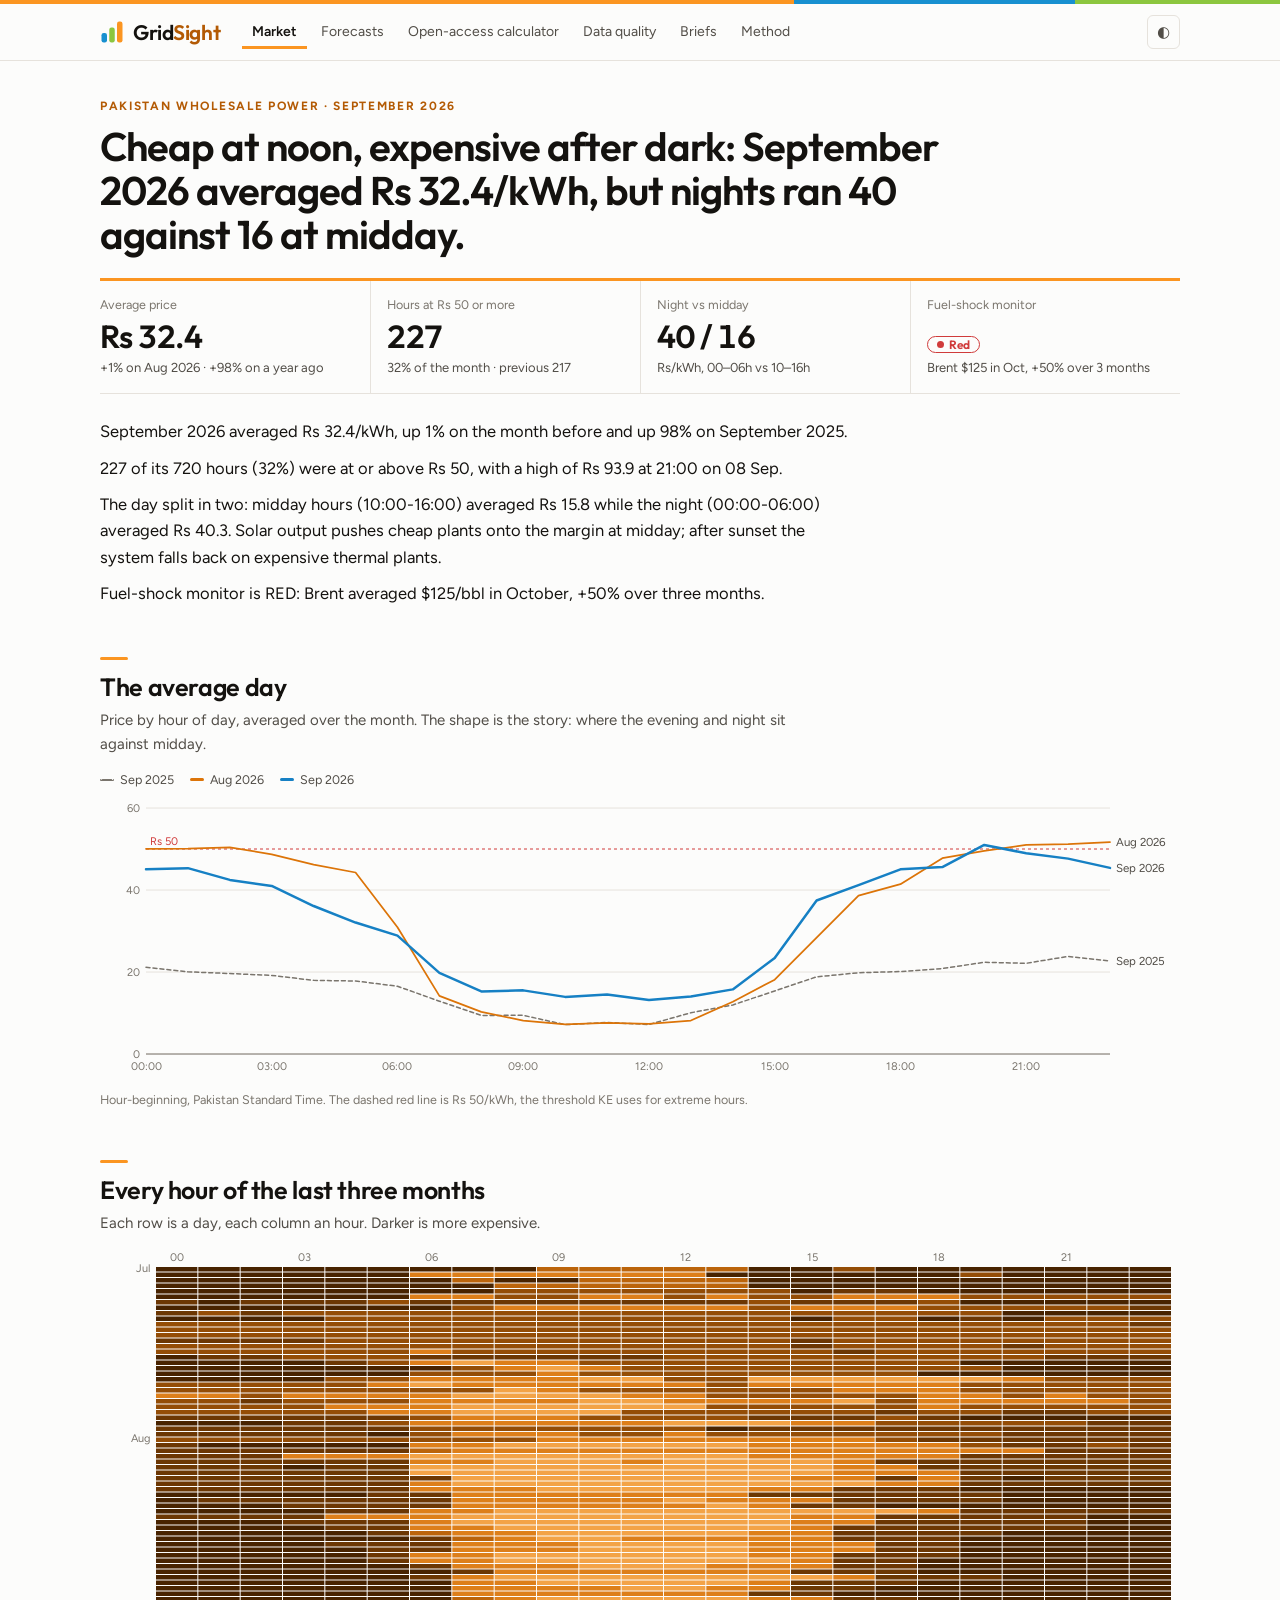
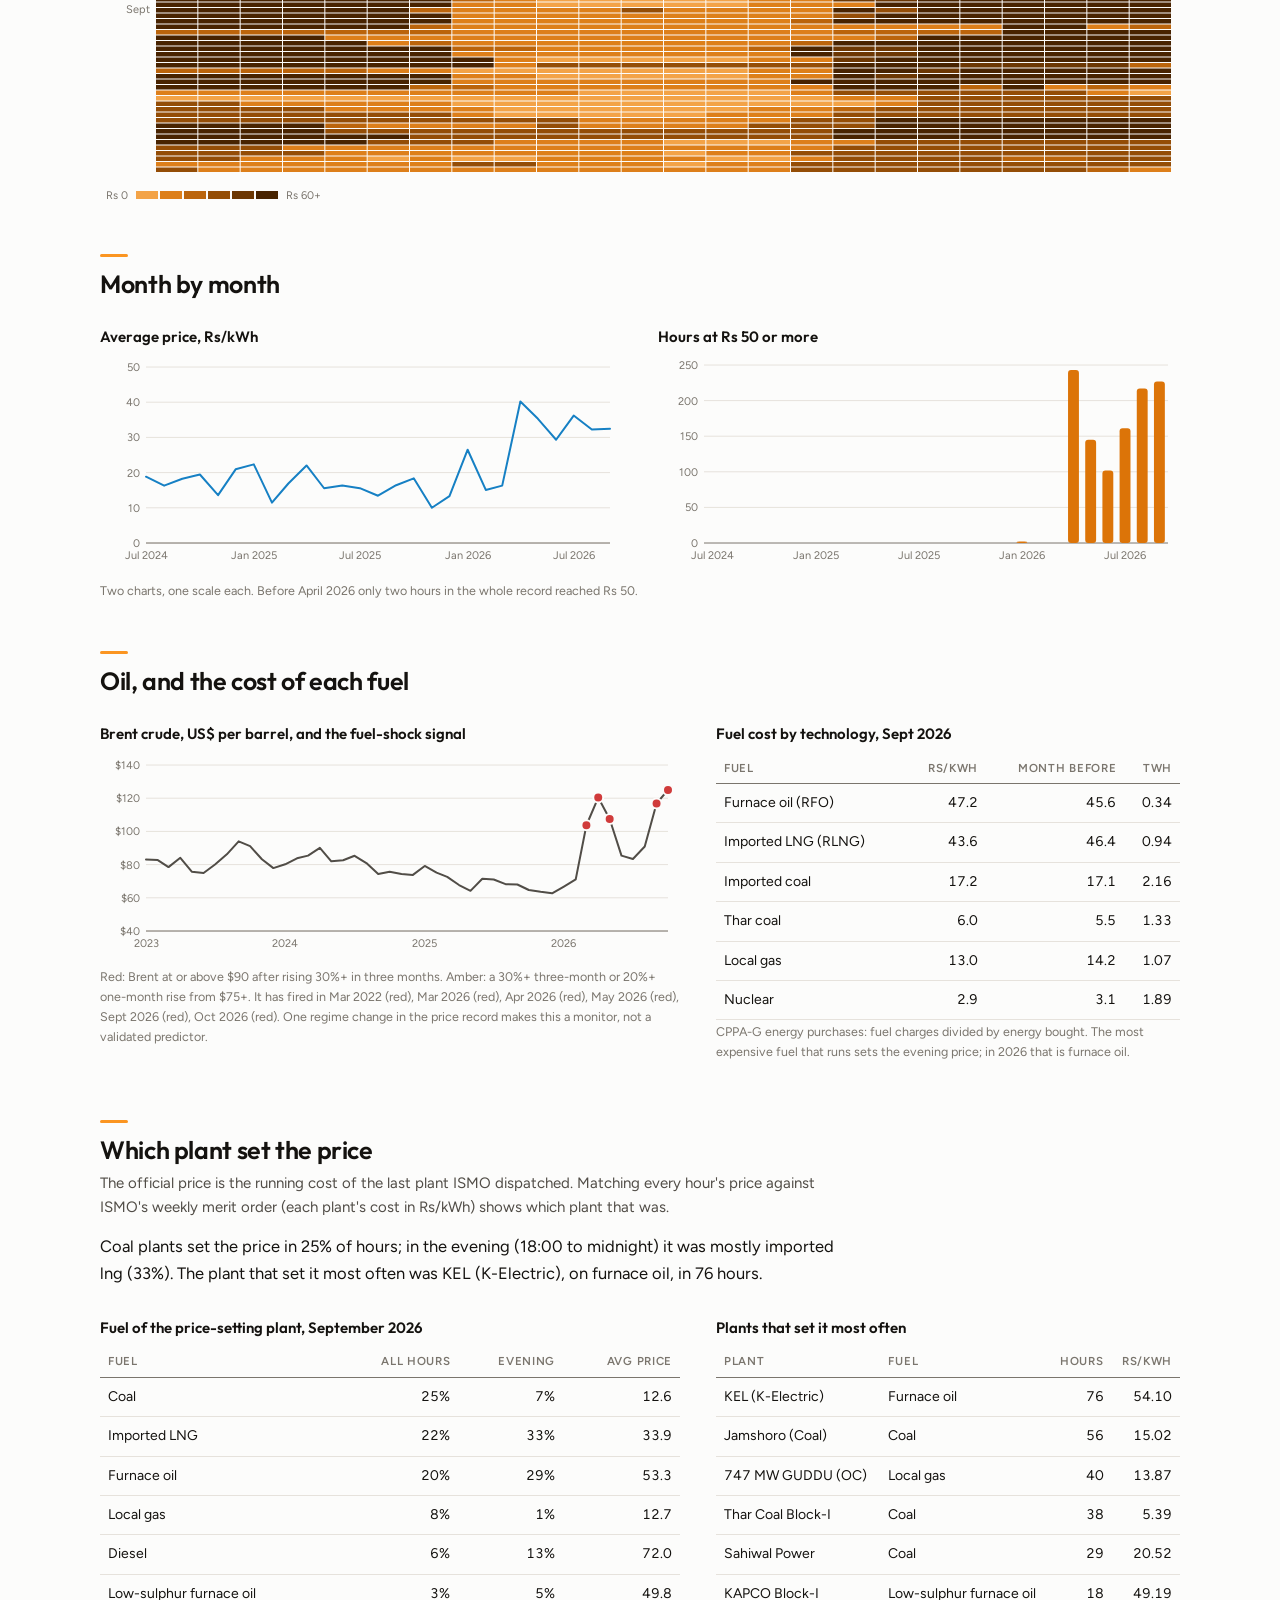
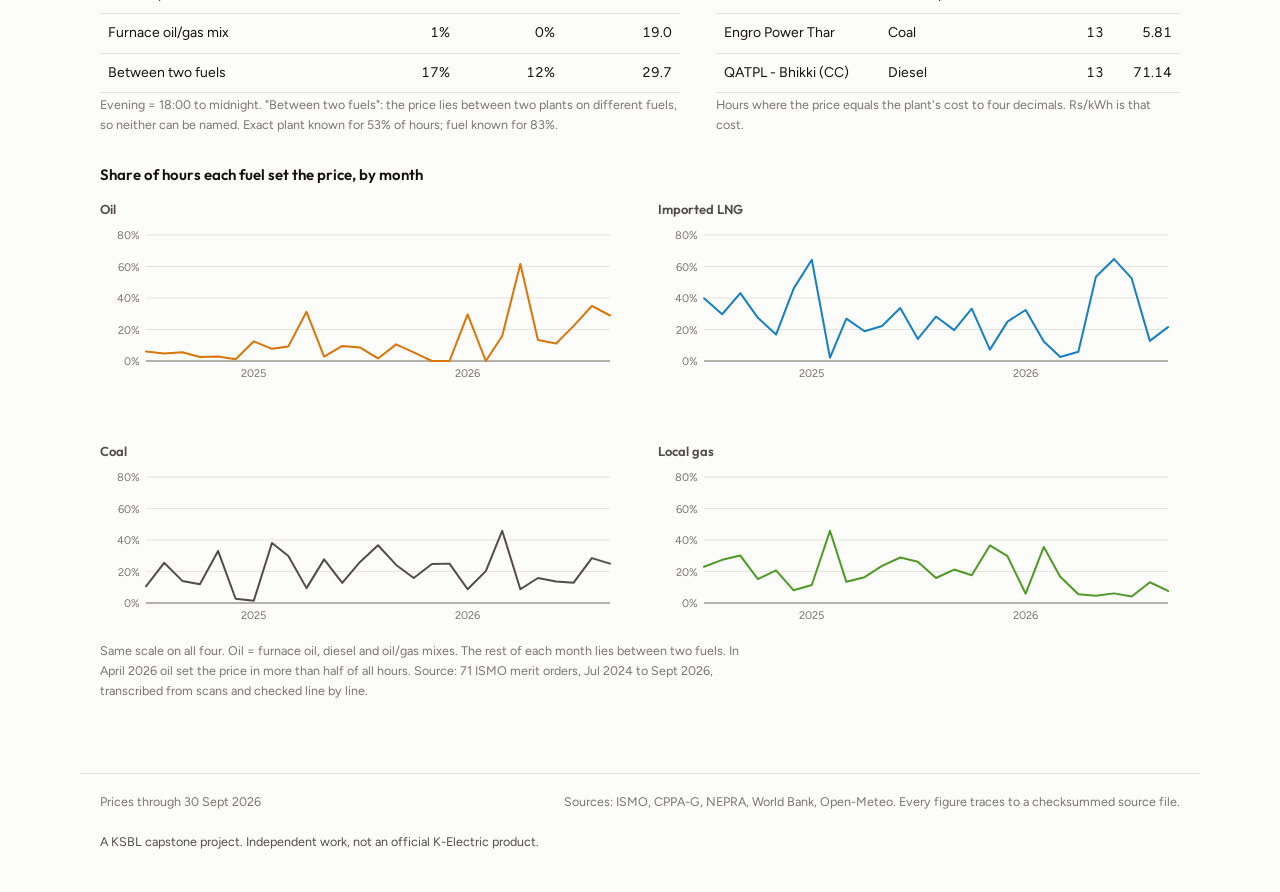
<file: index.html>
<!doctype html>
<html lang="en">
<head>
<meta charset="utf-8">
<meta name="viewport" content="width=device-width,initial-scale=1">
<title>GridSight · Pakistan power market</title>
<meta name="description" content="Pakistan's wholesale power price: what happened, what comes next, and what open access would cost a factory.">
<link rel="icon" href="data:image/svg+xml,%3Csvg xmlns='http://www.w3.org/2000/svg' viewBox='0 0 24 24'%3E%3Crect x='1.5' y='13' width='5.5' height='9.5' rx='2.2' fill='%231890d0'/%3E%3Crect x='9.25' y='7.5' width='5.5' height='15' rx='2.2' fill='%238cc63f'/%3E%3Crect x='17' y='1.5' width='5.5' height='21' rx='2.2' fill='%23fb9521'/%3E%3C/svg%3E">
<link rel="preload" href="fonts/outfit-latin-wght-normal.woff2" as="font" type="font/woff2" crossorigin>
<link rel="preload" href="fonts/figtree-latin-wght-normal.woff2" as="font" type="font/woff2" crossorigin>
<link rel="stylesheet" href="app.css">
<meta name="theme-color" content="#fb9521">
</head>
<body>
<div class="top">
  <div class="wrap topin">
    <a class="brand" href="#market" aria-label="GridSight home"><svg class="mark" viewBox="0 0 24 24" aria-hidden="true"><rect x="1.5" y="13" width="5.5" height="9.5" rx="2.2" fill="#1890d0"/><rect x="9.25" y="7.5" width="5.5" height="15" rx="2.2" fill="#8cc63f"/><rect x="17" y="1.5" width="5.5" height="21" rx="2.2" fill="#fb9521"/></svg><span>Grid<b>Sight</b></span></a>
    <nav id="nav">
      <a href="#market">Market</a>
      <a href="#forecast">Forecasts</a>
      <a href="#calculator">Open-access calculator</a>
      <a href="#quality">Data quality</a>
      <a href="#briefs">Briefs</a>
      <a href="#method">Method</a>
    </nav>
    <button id="theme" class="ghost" title="Switch light / dark" aria-label="Switch light or dark theme">◐</button>
  </div>
</div>
<main class="wrap" id="view" aria-live="polite"><p class="muted">Loading…</p></main>
<footer class="wrap foot">
  <span id="freshness"></span>
  <span>Sources: ISMO, CPPA-G, NEPRA, World Bank, Open-Meteo. Every figure traces to a checksummed source file.</span>
  <span class="by">A KSBL capstone project. Independent work, not an official K-Electric product.</span>
</footer>
<script>window.GS_STATIC = true;</script>
<script src="charts.js"></script>
<script src="ctbcm.js"></script>
<script src="app.js"></script>
</body>
</html>
</file>
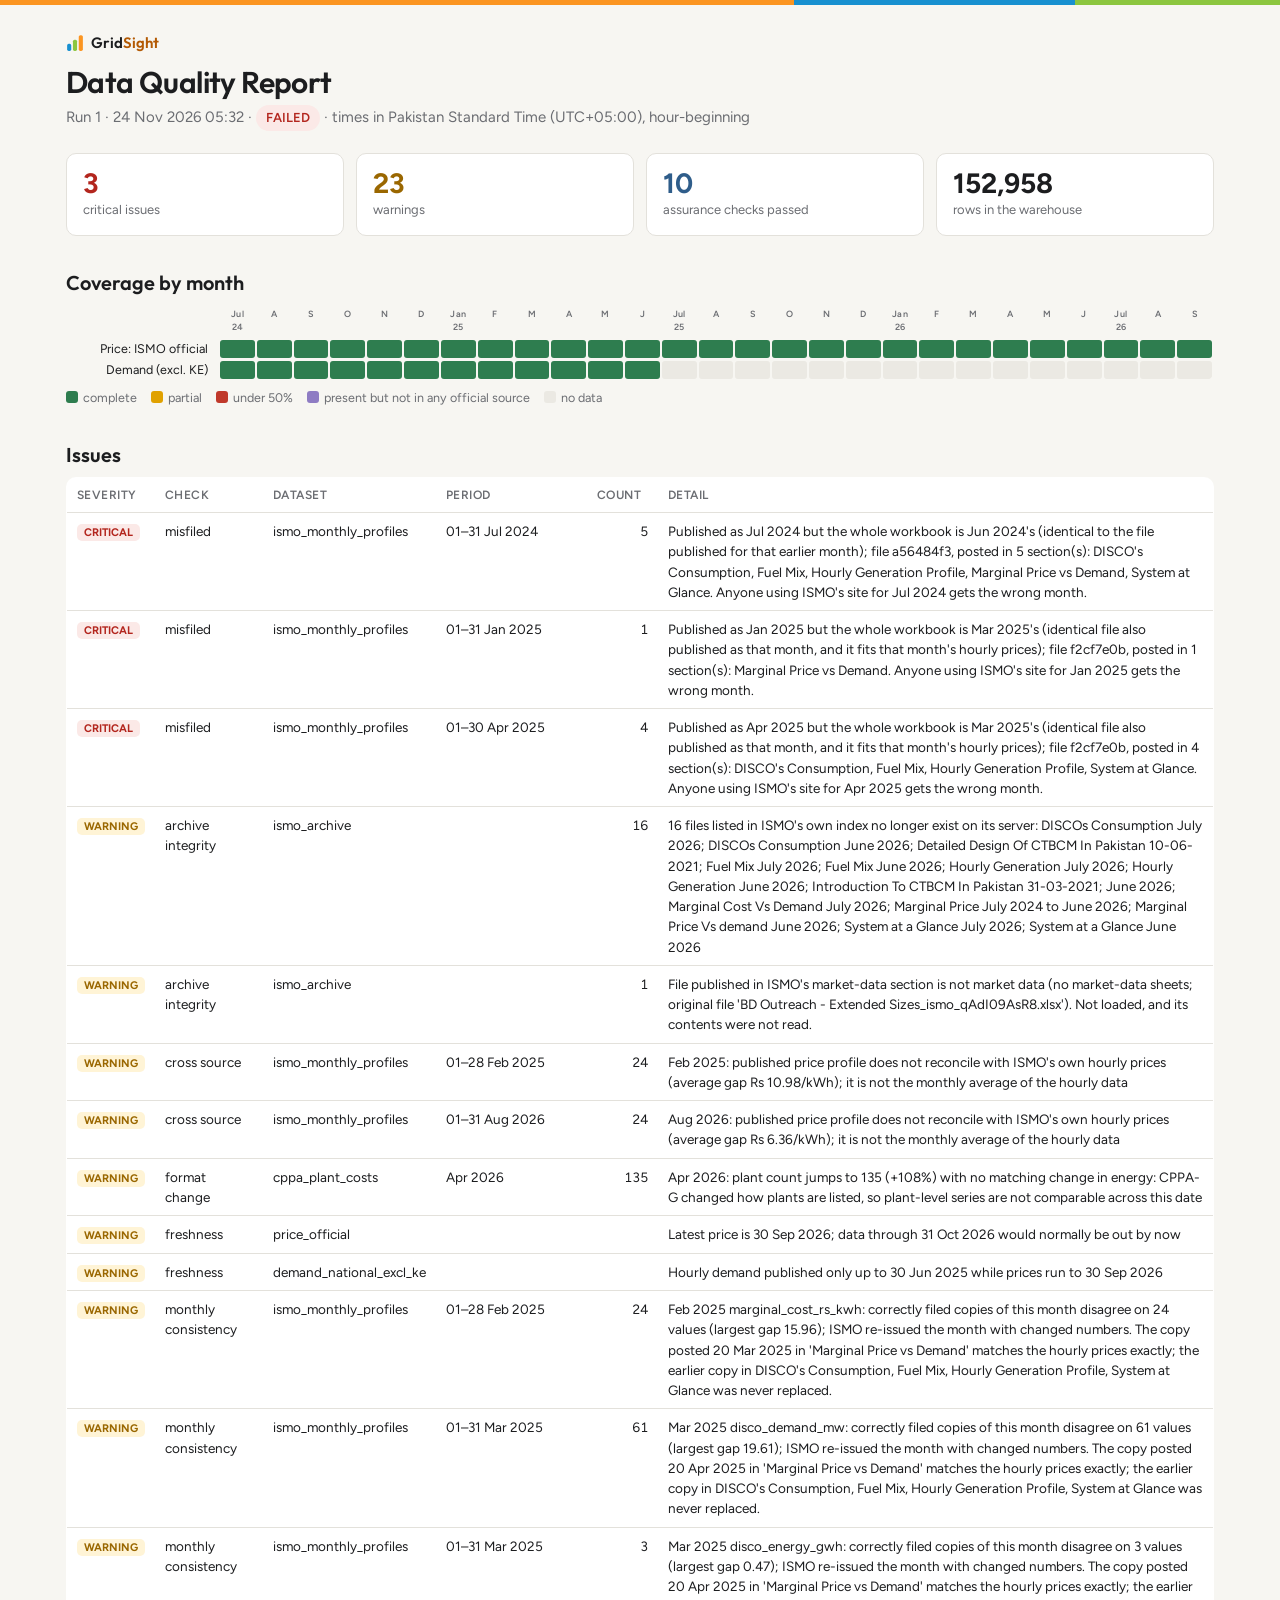
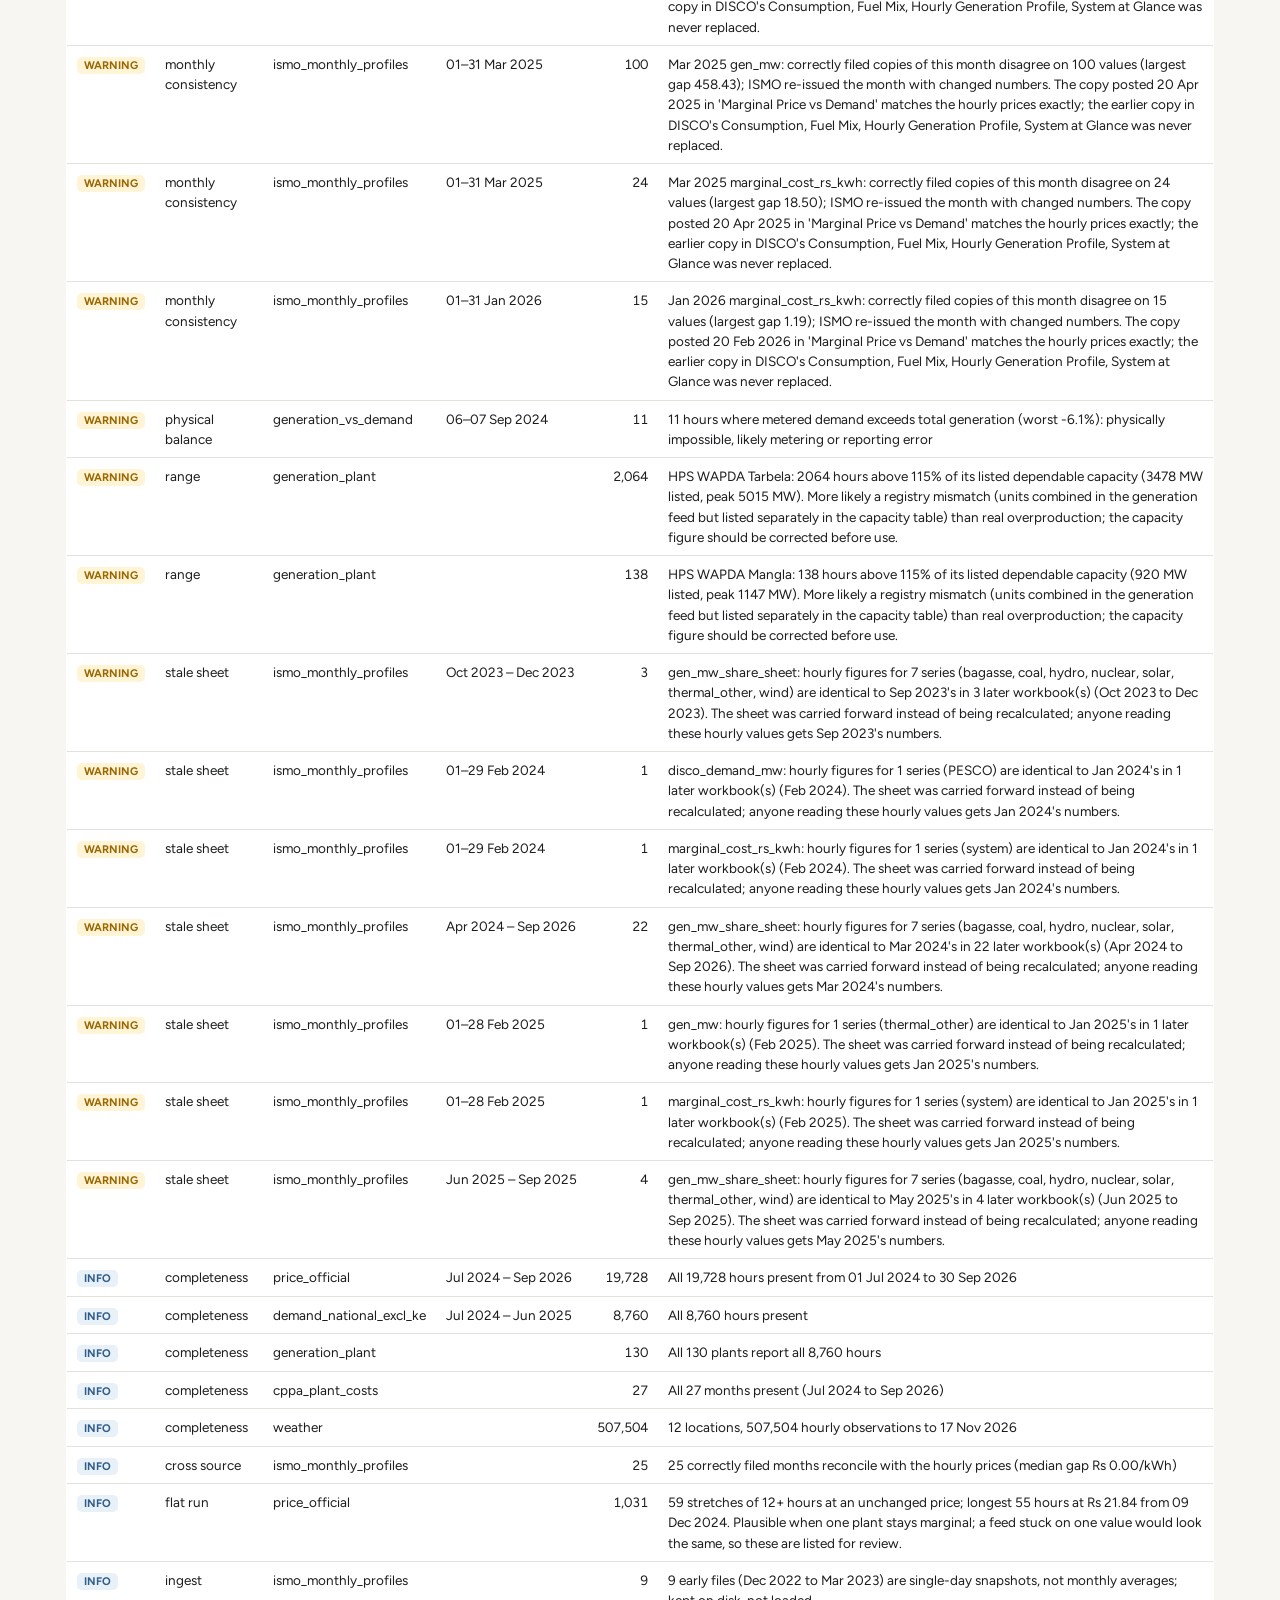
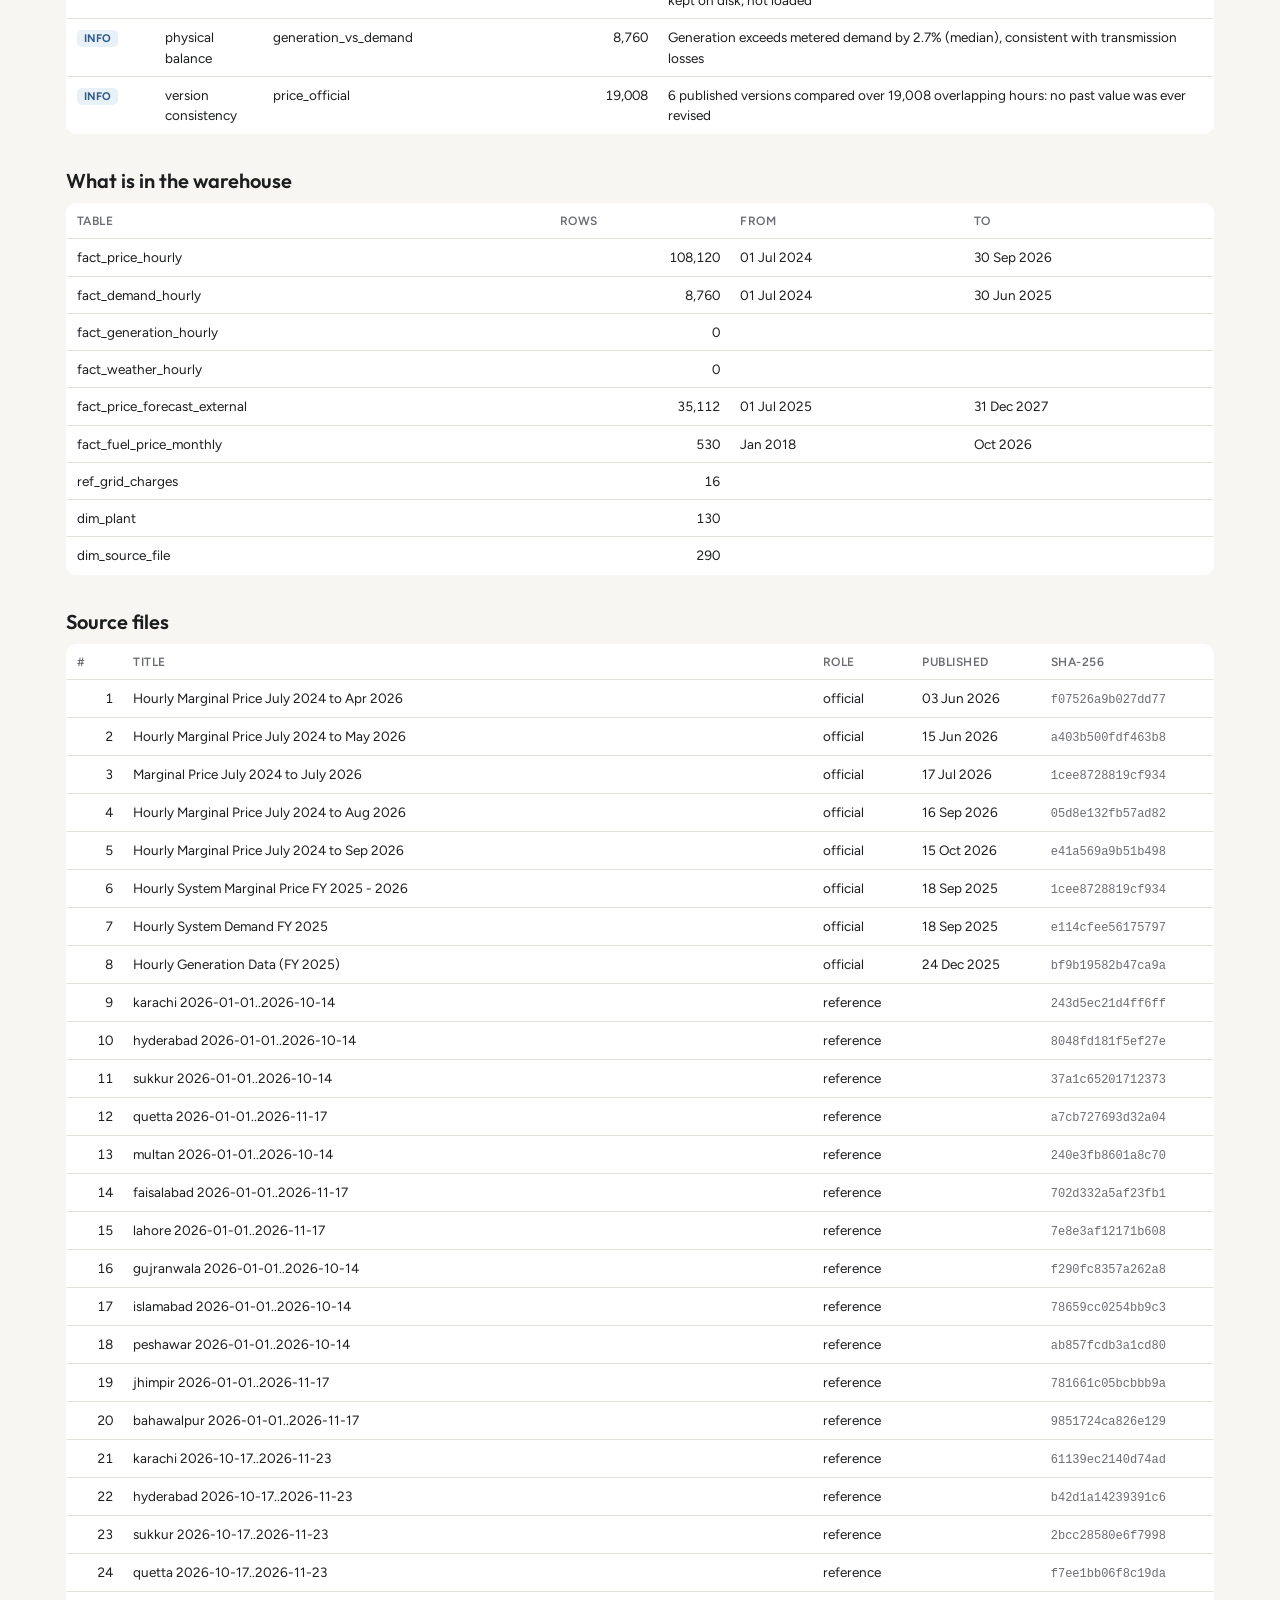
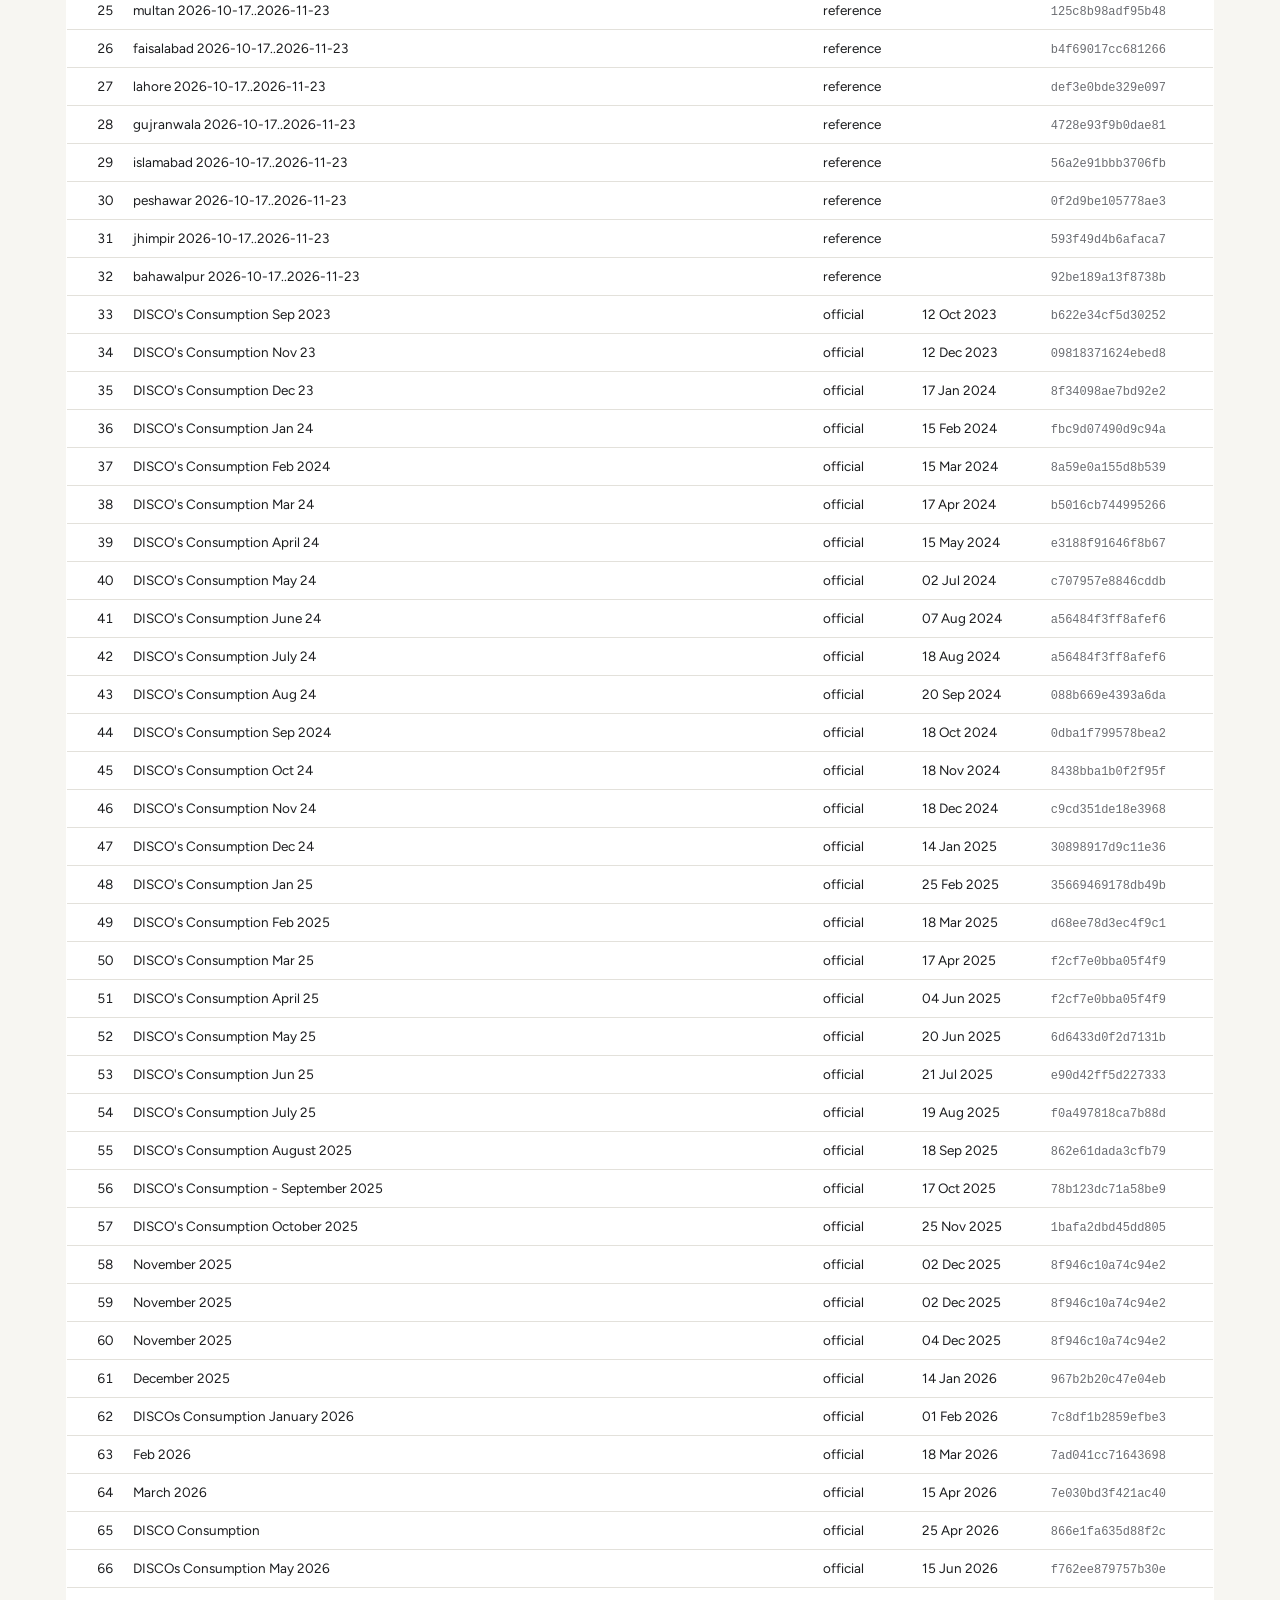
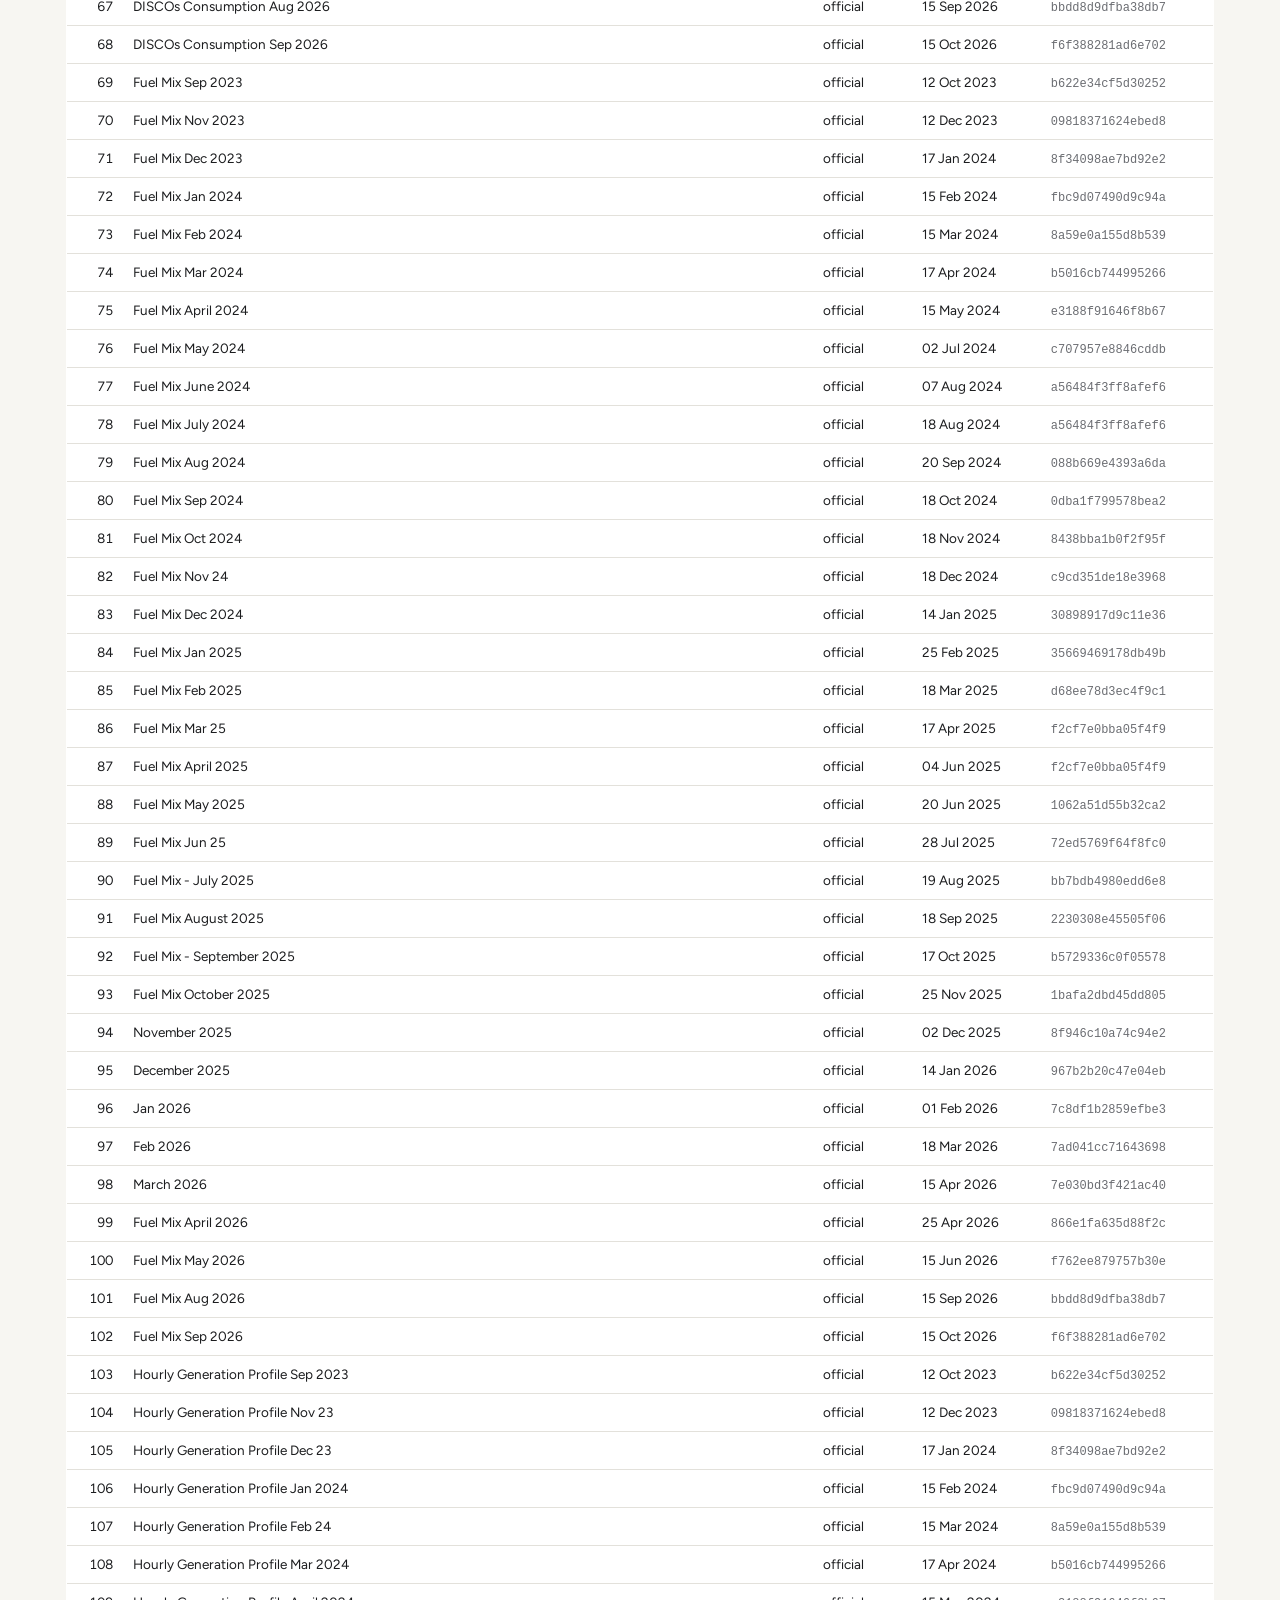
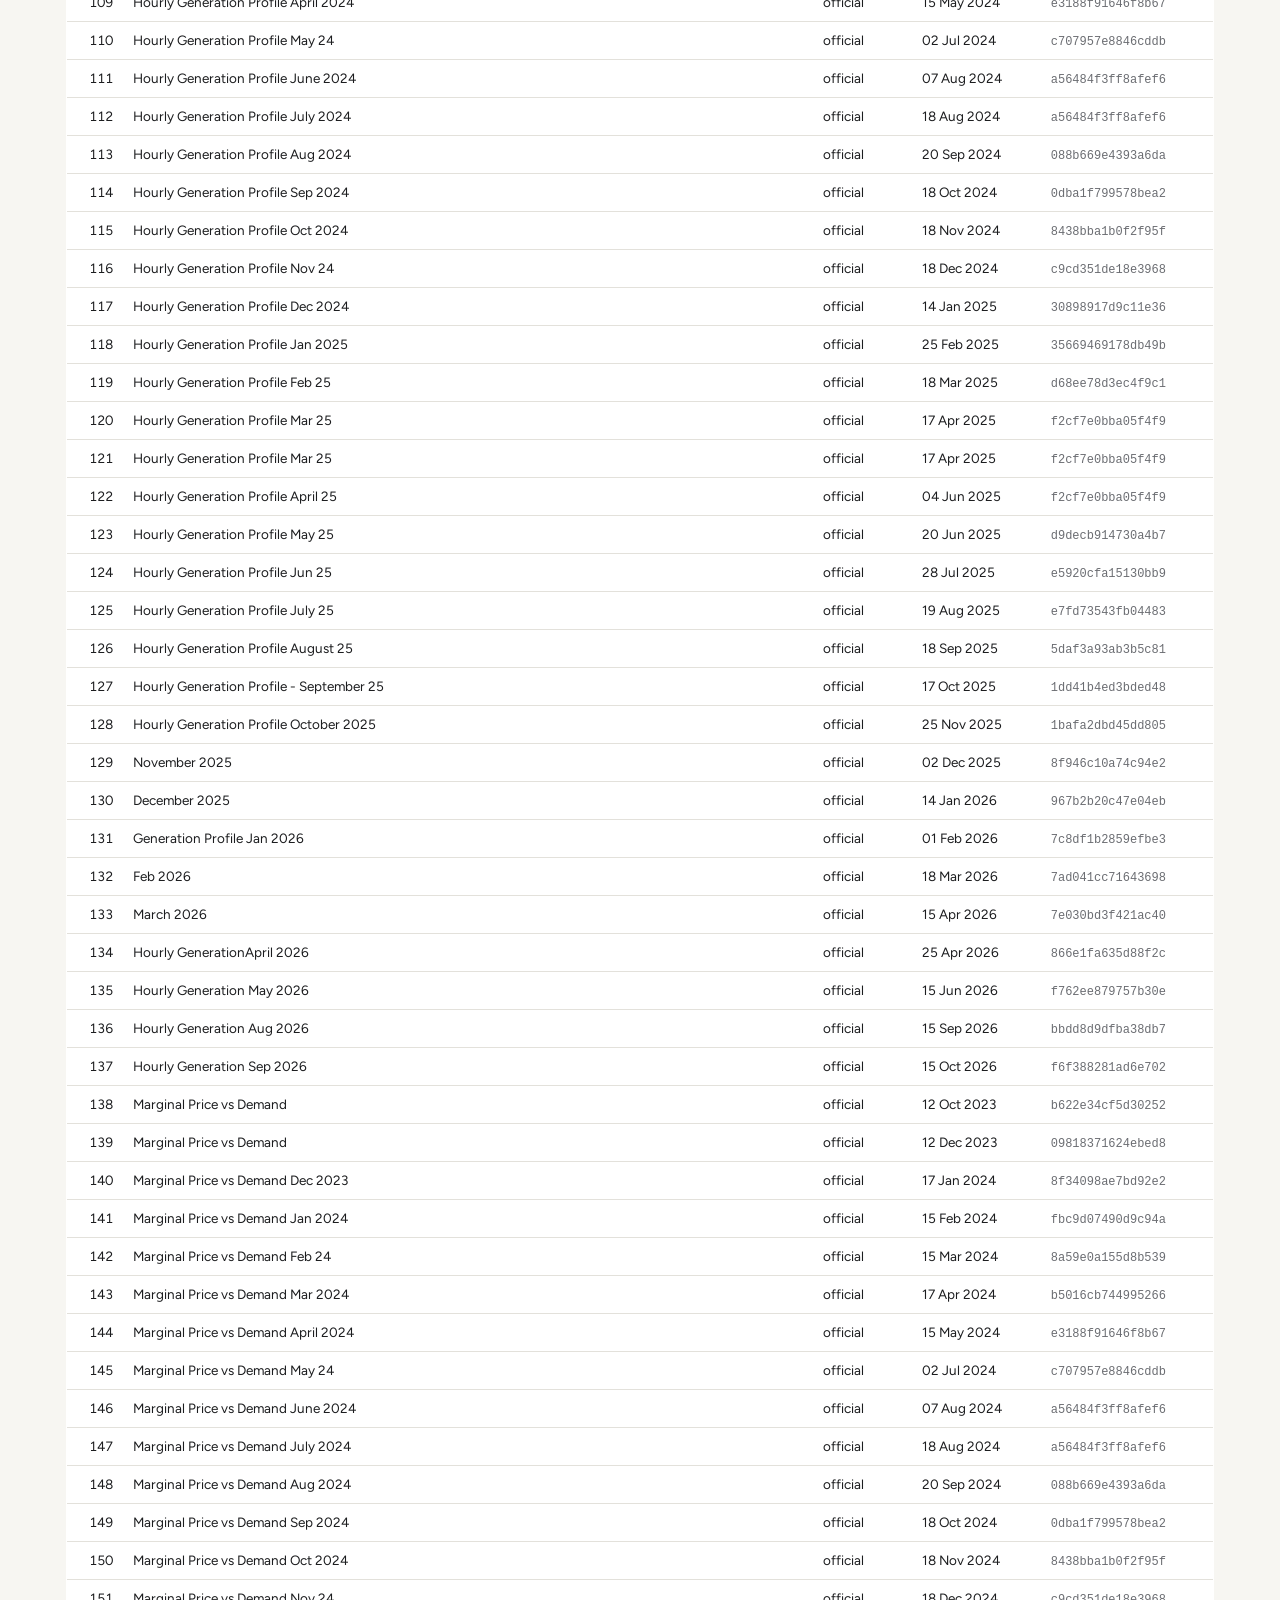
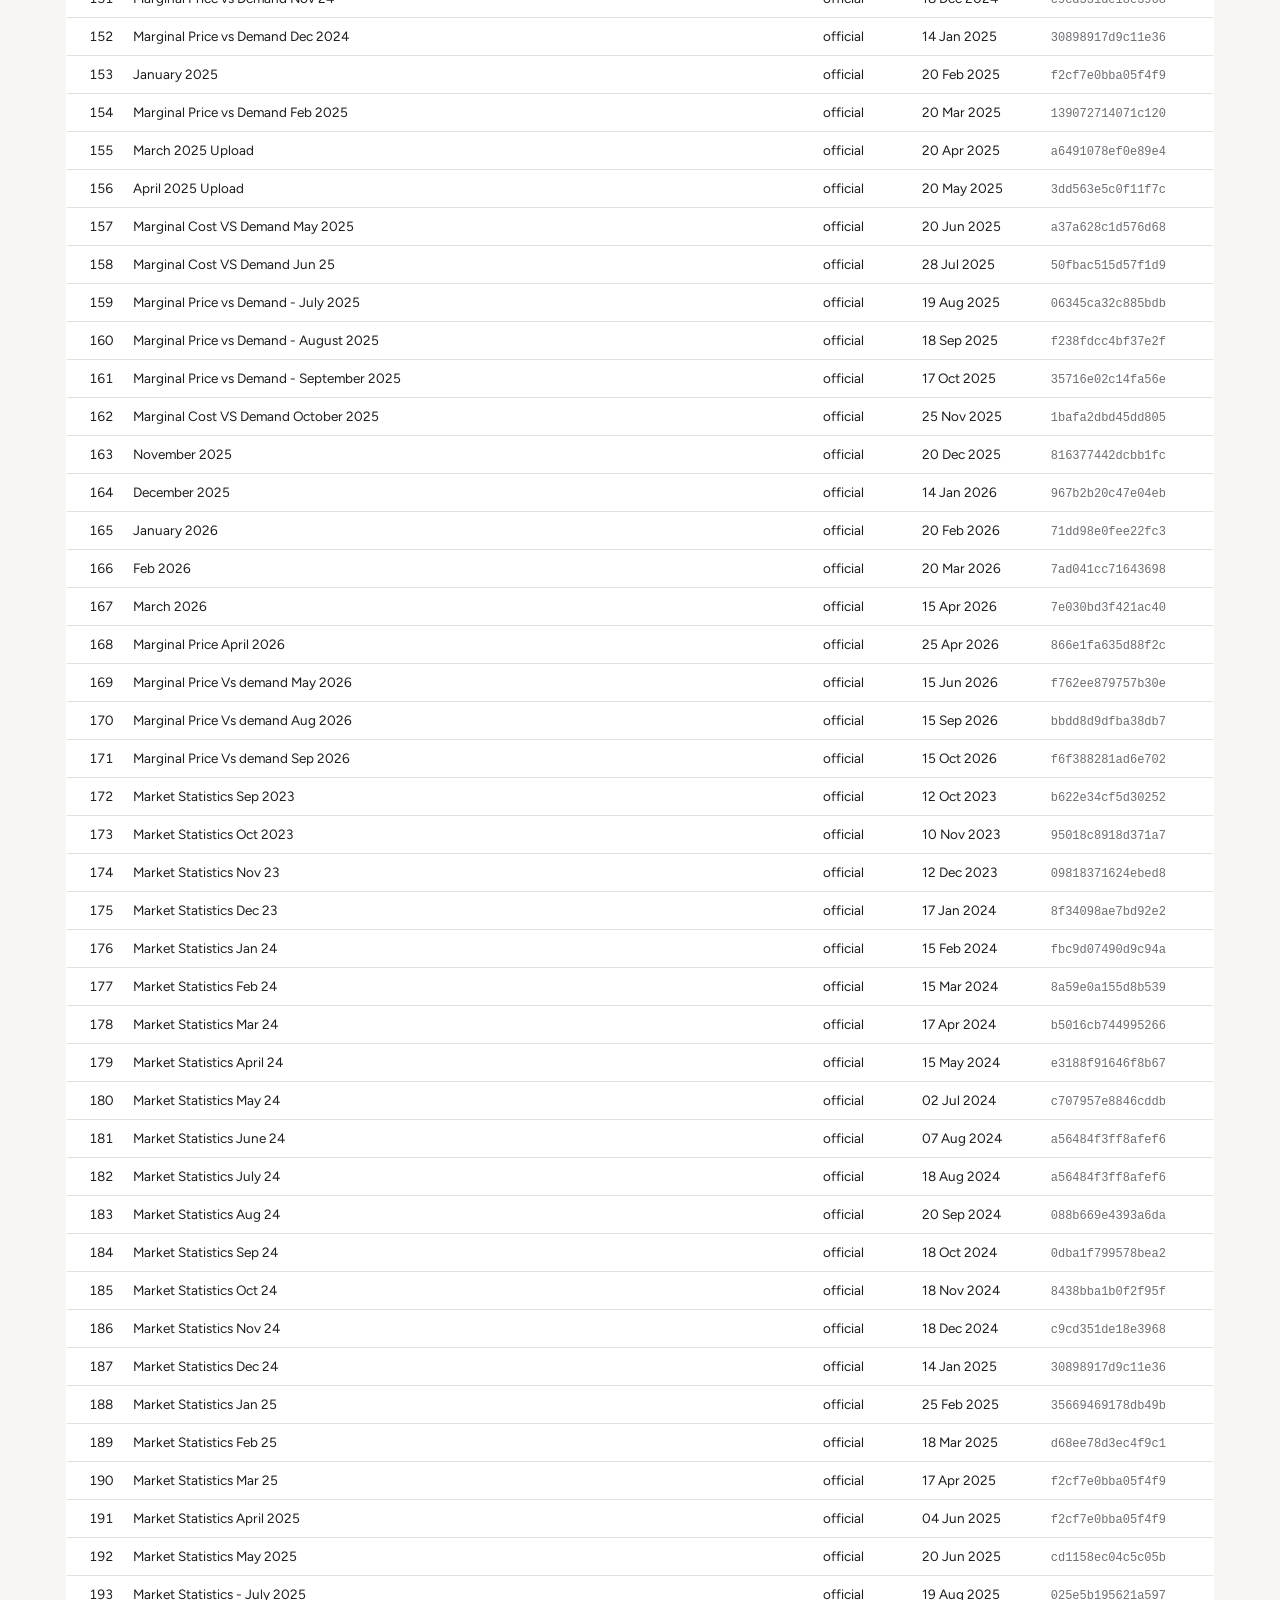
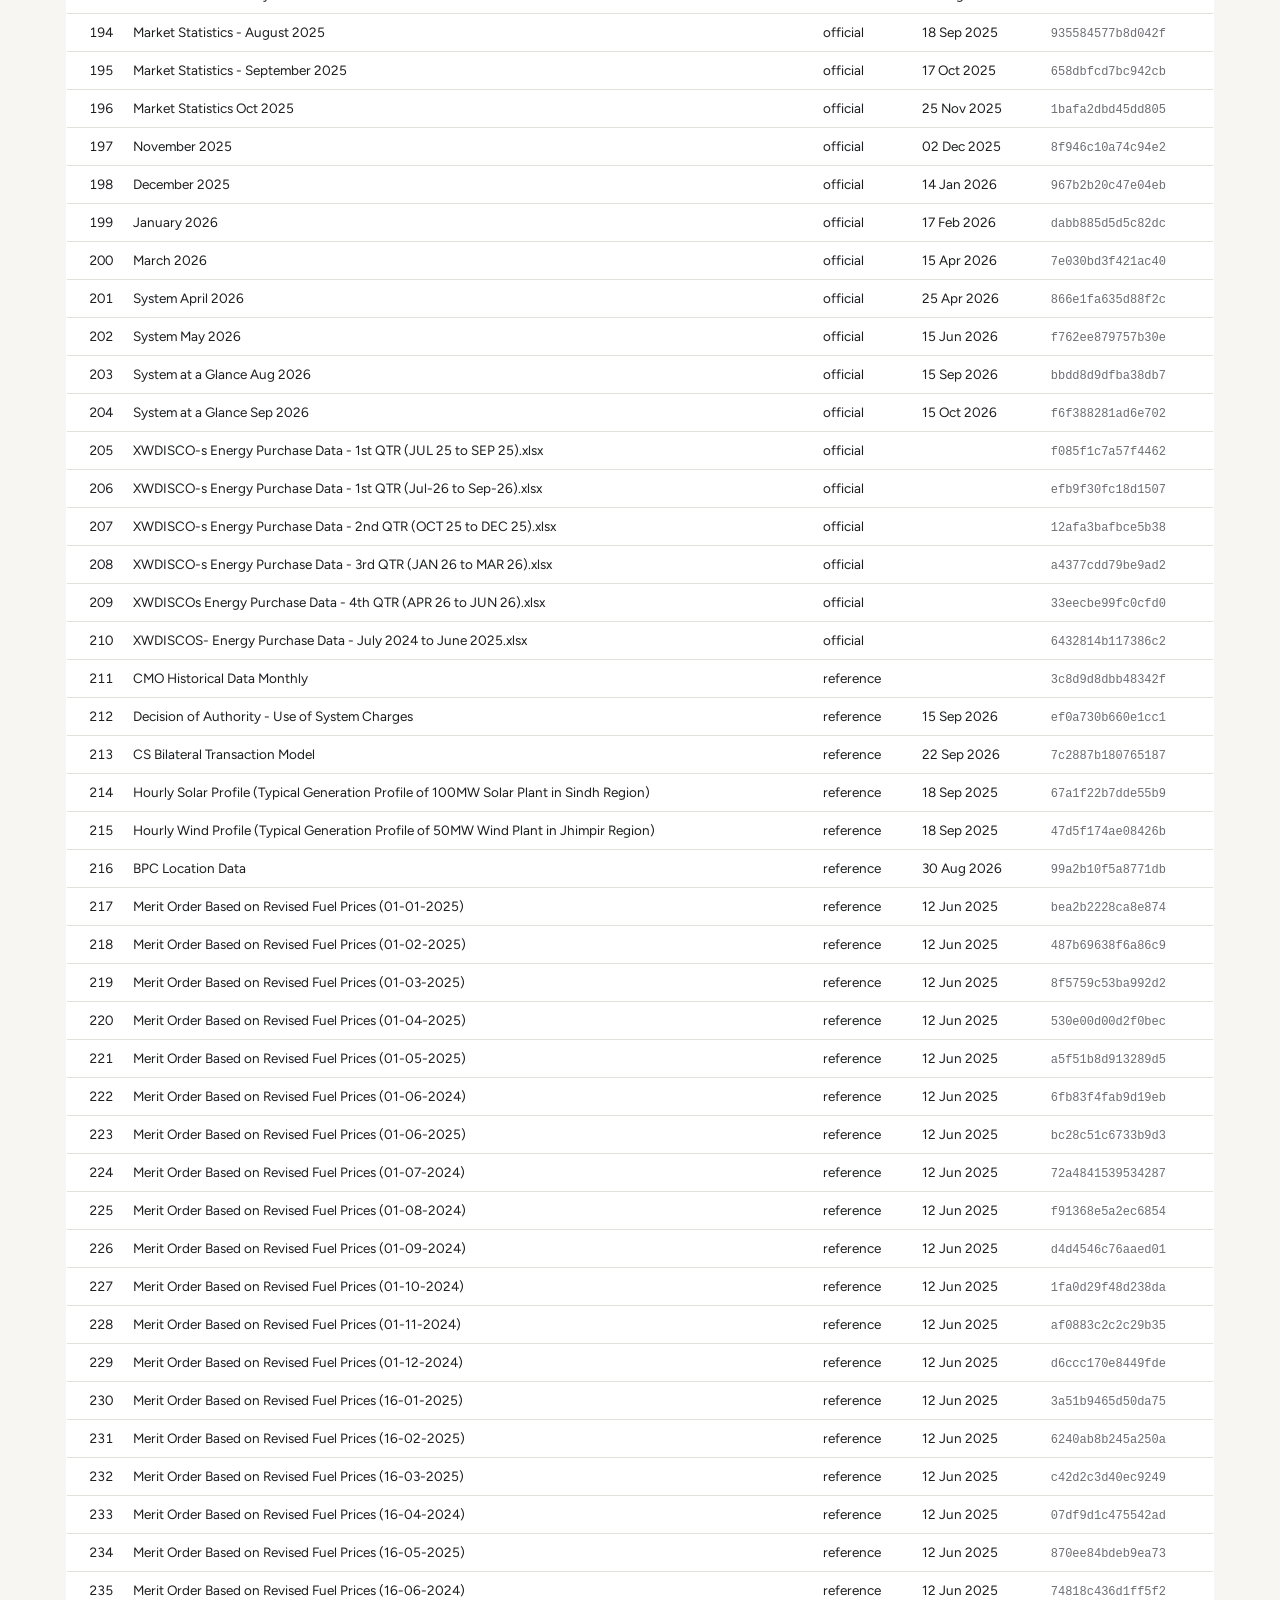
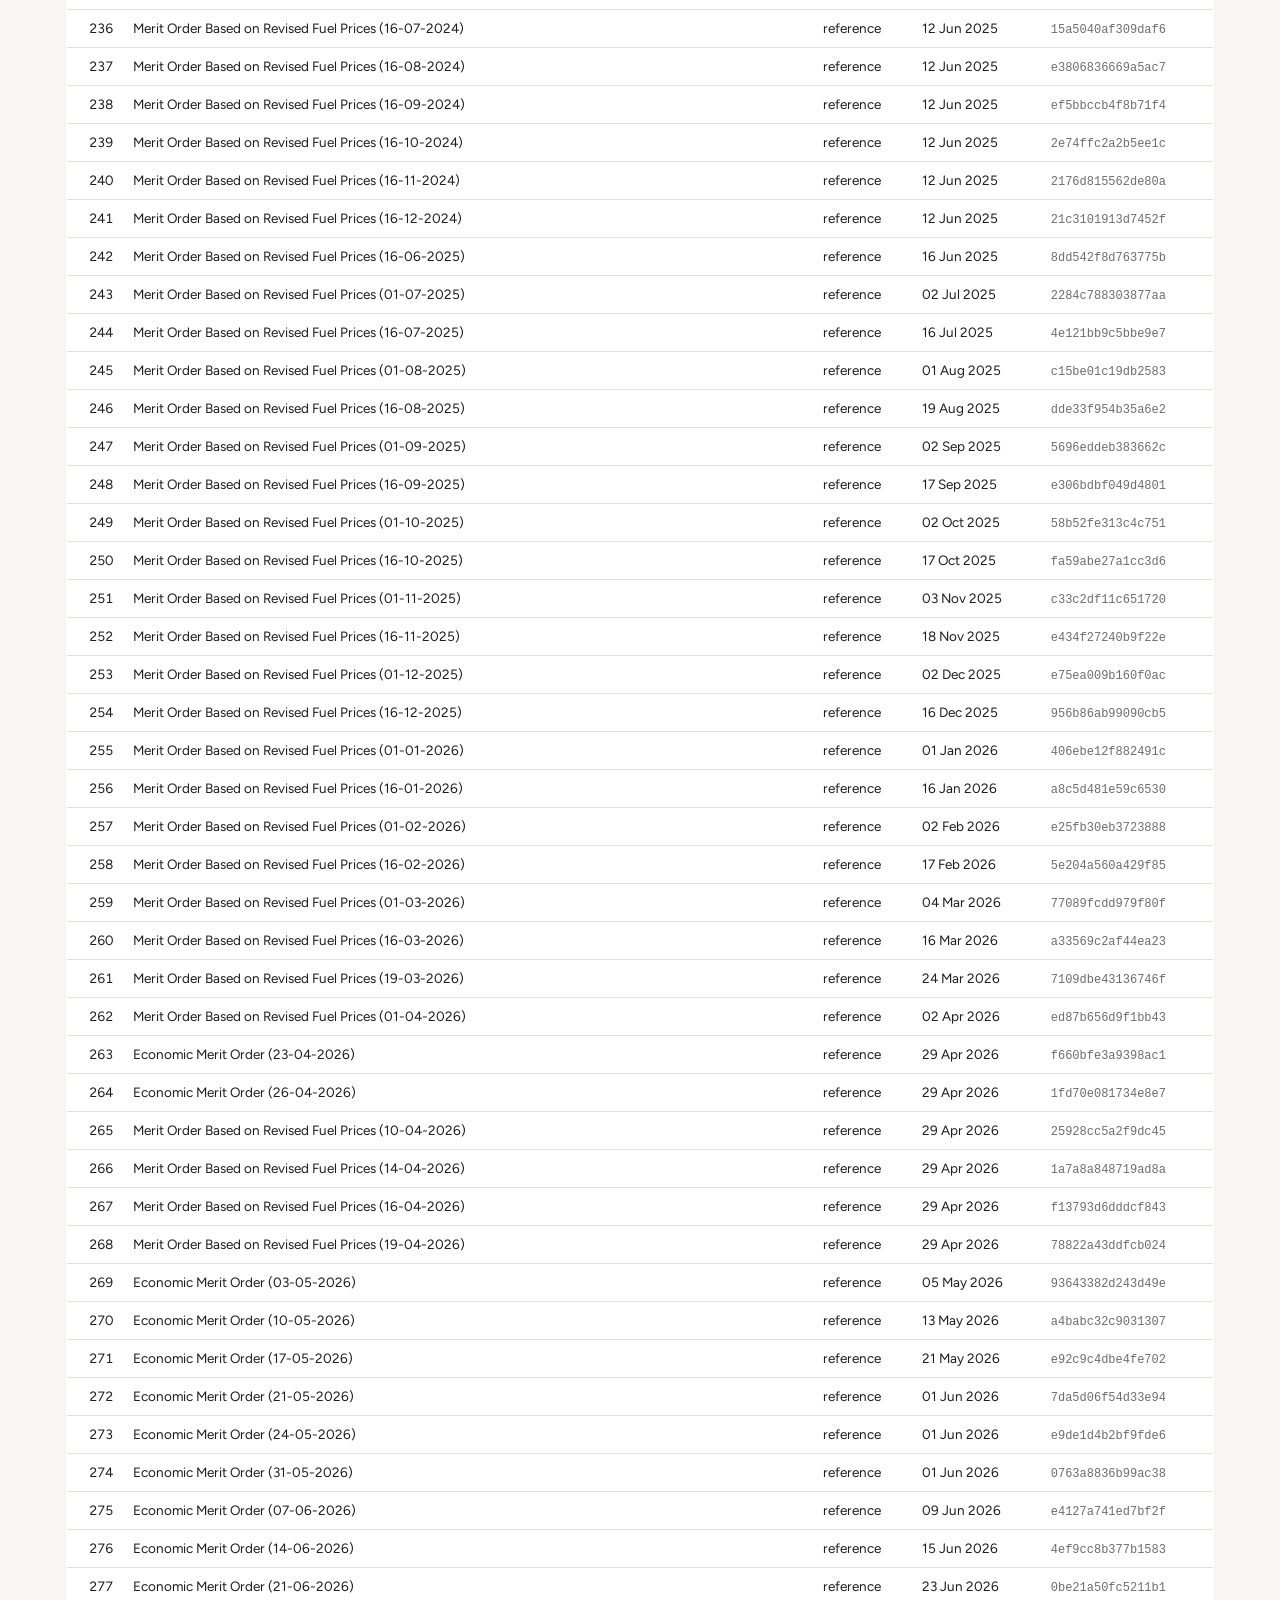
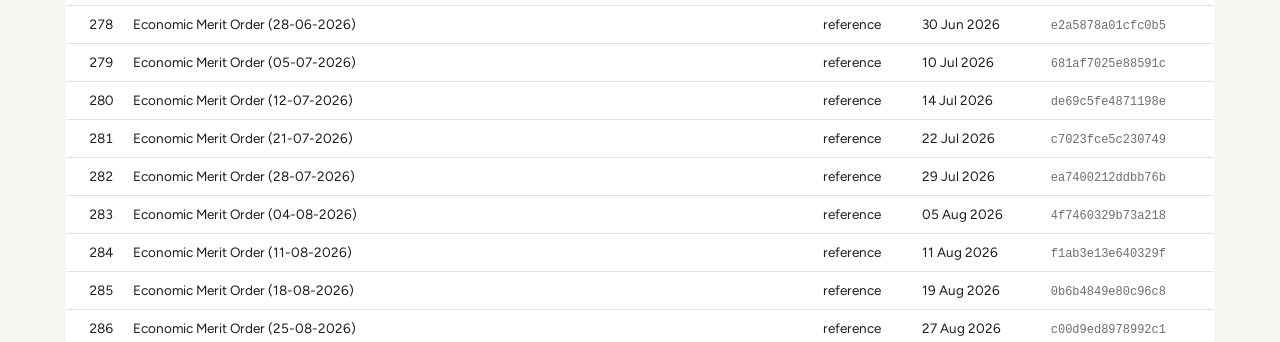
<file: reports/data_quality_latest.html>
<!doctype html>
<html lang="en"><head><meta charset="utf-8">
<meta name="viewport" content="width=device-width, initial-scale=1">
<title>Data Quality Report</title>
<style>
@font-face{font-family:"Outfit";src:url([data-uri]) format("woff2");font-weight:100 900}
@font-face{font-family:"Figtree";src:url([data-uri]) format("woff2");font-weight:100 900}
:root{--bg:#f7f6f2;--card:#fff;--ink:#1c1d1f;--muted:#6b6d72;--line:#e3e1db;
--crit:#b3261e;--crit-bg:#fbe9e7;--warn:#9a6700;--warn-bg:#fff4d6;--info:#2f5d8a;--info-bg:#e8f0f8;
--ok:#2e7d4f;--c100:#2e7d4f;--c50:#e0a100;--c0:#c0392b;--cnone:#ebe9e3;--cext:#8e7cc3}
@media (prefers-color-scheme:dark){:root:not([data-theme="light"]){--bg:#15161a;--card:#1d1f24;--ink:#e8e6e1;
--muted:#9a9ca3;--line:#2c2f36;--crit-bg:#3a1d1b;--warn-bg:#352c14;--info-bg:#1a2835;--cnone:#2a2c31}}
*{box-sizing:border-box}body{margin:0;background:var(--bg);color:var(--ink);
font:15px/1.5 "Figtree","Segoe UI",system-ui,-apple-system,sans-serif}
.stripe{height:5px;background:linear-gradient(90deg,#fb9521 0 62%,#1890d0 62% 84%,#8cc63f 84%)}
.logo{display:flex;align-items:center;gap:7px;font:600 15px "Outfit",system-ui,sans-serif;margin:0 0 14px}.logo b{color:#b35a04;font-weight:600}
main{max-width:1180px;margin:0 auto;padding:28px 16px 60px}
h1{font:600 30px/1.1 "Outfit",system-ui,sans-serif;margin:0 0 6px;letter-spacing:-.02em}h2{font:600 20px/1.25 "Outfit",system-ui,sans-serif;margin:34px 0 10px}
.sub{color:var(--muted);margin:0 0 22px}
.status{display:inline-block;padding:3px 10px;border-radius:99px;font-weight:600;font-size:13px}
.passed{background:#e3f3e8;color:var(--ok)}.failed{background:var(--crit-bg);color:var(--crit)}
.cards{display:grid;grid-template-columns:repeat(auto-fit,minmax(170px,1fr));gap:12px}
.card{background:var(--card);border:1px solid var(--line);border-radius:10px;padding:14px 16px}
.card b{display:block;font-size:28px;line-height:1.1}.card span{color:var(--muted);font-size:13px}
.card.crit b{color:var(--crit)}.card.warn b{color:var(--warn)}.card.info b{color:var(--info)}
table{width:100%;border-collapse:collapse;background:var(--card);border:1px solid var(--line);border-radius:10px;overflow:hidden}
th,td{text-align:left;padding:8px 10px;border-bottom:1px solid var(--line);vertical-align:top;font-size:13.5px}
td.per{white-space:nowrap}th{font-size:12px;text-transform:uppercase;letter-spacing:.04em;color:var(--muted);font-weight:600}
tr:last-child td{border-bottom:0}td.num{text-align:right;font-variant-numeric:tabular-nums;white-space:nowrap}
.sev{font-size:11px;font-weight:700;text-transform:uppercase;padding:2px 7px;border-radius:5px;white-space:nowrap}
.sev.critical{background:var(--crit-bg);color:var(--crit)}.sev.warning{background:var(--warn-bg);color:var(--warn)}
.sev.info{background:var(--info-bg);color:var(--info)}
.scroll{overflow-x:auto}.grid{border-collapse:separate;border-spacing:2px;border:0;background:none;table-layout:fixed;min-width:760px}.grid col.labc{width:150px}
.grid td,.grid th{border:0;padding:0}.grid th{font-size:9px;overflow:hidden;text-align:center;padding:0 0 4px;text-transform:none}
.grid td.lab{font-size:12.5px;padding-right:10px;white-space:nowrap;text-align:right;color:var(--ink)}
.cell{width:100%;height:18px;border-radius:3px;background:var(--cnone)}
.legend{display:flex;gap:14px;flex-wrap:wrap;font-size:12.5px;color:var(--muted);margin:8px 0 0}
.legend i{display:inline-block;width:12px;height:12px;border-radius:3px;margin-right:5px;vertical-align:-1px}
code{font-size:12px;color:var(--muted)}
</style></head><body><div class="stripe"></div><main>
<div class="logo"><svg width="18" height="18" viewBox="0 0 24 24" aria-hidden="true"><rect x="1.5" y="13" width="5.5" height="9.5" rx="2.2" fill="#1890d0"/><rect x="9.25" y="7.5" width="5.5" height="15" rx="2.2" fill="#8cc63f"/><rect x="17" y="1.5" width="5.5" height="21" rx="2.2" fill="#fb9521"/></svg><span>Grid<b>Sight</b></span></div>
<h1>Data Quality Report</h1>
<p class="sub">Run 1 &middot; 24 Nov 2026 05:32 &middot; <span class="status failed">FAILED</span>
&middot; times in Pakistan Standard Time (UTC+05:00), hour-beginning</p>

<div class="cards">
 <div class="card crit"><b>3</b><span>critical issues</span></div>
 <div class="card warn"><b>23</b><span>warnings</span></div>
 <div class="card info"><b>10</b><span>assurance checks passed</span></div>
 <div class="card"><b>152,958</b><span>rows in the warehouse</span></div>
</div>

<h2>Coverage by month</h2>
<div class="scroll"><table class="grid"><col class="labc">
<tr><th></th><th>Jul<br>24</th><th>A</th><th>S</th><th>O</th><th>N</th><th>D</th><th>Jan<br>25</th><th>F</th><th>M</th><th>A</th><th>M</th><th>J</th><th>Jul<br>25</th><th>A</th><th>S</th><th>O</th><th>N</th><th>D</th><th>Jan<br>26</th><th>F</th><th>M</th><th>A</th><th>M</th><th>J</th><th>Jul<br>26</th><th>A</th><th>S</th></tr>
<tr><td class="lab">Price: ISMO official</td>
<td><div class="cell" style="background:var(--c100)" title="Jul 2024: 744 of 744 hours"></div></td><td><div class="cell" style="background:var(--c100)" title="Aug 2024: 744 of 744 hours"></div></td><td><div class="cell" style="background:var(--c100)" title="Sep 2024: 720 of 720 hours"></div></td><td><div class="cell" style="background:var(--c100)" title="Oct 2024: 744 of 744 hours"></div></td><td><div class="cell" style="background:var(--c100)" title="Nov 2024: 720 of 720 hours"></div></td><td><div class="cell" style="background:var(--c100)" title="Dec 2024: 744 of 744 hours"></div></td><td><div class="cell" style="background:var(--c100)" title="Jan 2025: 744 of 744 hours"></div></td><td><div class="cell" style="background:var(--c100)" title="Feb 2025: 672 of 672 hours"></div></td><td><div class="cell" style="background:var(--c100)" title="Mar 2025: 744 of 744 hours"></div></td><td><div class="cell" style="background:var(--c100)" title="Apr 2025: 720 of 720 hours"></div></td><td><div class="cell" style="background:var(--c100)" title="May 2025: 744 of 744 hours"></div></td><td><div class="cell" style="background:var(--c100)" title="Jun 2025: 720 of 720 hours"></div></td><td><div class="cell" style="background:var(--c100)" title="Jul 2025: 744 of 744 hours"></div></td><td><div class="cell" style="background:var(--c100)" title="Aug 2025: 744 of 744 hours"></div></td><td><div class="cell" style="background:var(--c100)" title="Sep 2025: 720 of 720 hours"></div></td><td><div class="cell" style="background:var(--c100)" title="Oct 2025: 744 of 744 hours"></div></td><td><div class="cell" style="background:var(--c100)" title="Nov 2025: 720 of 720 hours"></div></td><td><div class="cell" style="background:var(--c100)" title="Dec 2025: 744 of 744 hours"></div></td><td><div class="cell" style="background:var(--c100)" title="Jan 2026: 744 of 744 hours"></div></td><td><div class="cell" style="background:var(--c100)" title="Feb 2026: 672 of 672 hours"></div></td><td><div class="cell" style="background:var(--c100)" title="Mar 2026: 744 of 744 hours"></div></td><td><div class="cell" style="background:var(--c100)" title="Apr 2026: 720 of 720 hours"></div></td><td><div class="cell" style="background:var(--c100)" title="May 2026: 744 of 744 hours"></div></td><td><div class="cell" style="background:var(--c100)" title="Jun 2026: 720 of 720 hours"></div></td><td><div class="cell" style="background:var(--c100)" title="Jul 2026: 744 of 744 hours"></div></td><td><div class="cell" style="background:var(--c100)" title="Aug 2026: 744 of 744 hours"></div></td><td><div class="cell" style="background:var(--c100)" title="Sep 2026: 720 of 720 hours"></div></td></tr><tr><td class="lab">Demand (excl. KE)</td>
<td><div class="cell" style="background:var(--c100)" title="Jul 2024: 744 of 744 hours"></div></td><td><div class="cell" style="background:var(--c100)" title="Aug 2024: 744 of 744 hours"></div></td><td><div class="cell" style="background:var(--c100)" title="Sep 2024: 720 of 720 hours"></div></td><td><div class="cell" style="background:var(--c100)" title="Oct 2024: 744 of 744 hours"></div></td><td><div class="cell" style="background:var(--c100)" title="Nov 2024: 720 of 720 hours"></div></td><td><div class="cell" style="background:var(--c100)" title="Dec 2024: 744 of 744 hours"></div></td><td><div class="cell" style="background:var(--c100)" title="Jan 2025: 744 of 744 hours"></div></td><td><div class="cell" style="background:var(--c100)" title="Feb 2025: 672 of 672 hours"></div></td><td><div class="cell" style="background:var(--c100)" title="Mar 2025: 744 of 744 hours"></div></td><td><div class="cell" style="background:var(--c100)" title="Apr 2025: 720 of 720 hours"></div></td><td><div class="cell" style="background:var(--c100)" title="May 2025: 744 of 744 hours"></div></td><td><div class="cell" style="background:var(--c100)" title="Jun 2025: 720 of 720 hours"></div></td><td><div class="cell" style="background:var(--cnone)" title="Jul 2025: 0 of 744 hours"></div></td><td><div class="cell" style="background:var(--cnone)" title="Aug 2025: 0 of 744 hours"></div></td><td><div class="cell" style="background:var(--cnone)" title="Sep 2025: 0 of 720 hours"></div></td><td><div class="cell" style="background:var(--cnone)" title="Oct 2025: 0 of 744 hours"></div></td><td><div class="cell" style="background:var(--cnone)" title="Nov 2025: 0 of 720 hours"></div></td><td><div class="cell" style="background:var(--cnone)" title="Dec 2025: 0 of 744 hours"></div></td><td><div class="cell" style="background:var(--cnone)" title="Jan 2026: 0 of 744 hours"></div></td><td><div class="cell" style="background:var(--cnone)" title="Feb 2026: 0 of 672 hours"></div></td><td><div class="cell" style="background:var(--cnone)" title="Mar 2026: 0 of 744 hours"></div></td><td><div class="cell" style="background:var(--cnone)" title="Apr 2026: 0 of 720 hours"></div></td><td><div class="cell" style="background:var(--cnone)" title="May 2026: 0 of 744 hours"></div></td><td><div class="cell" style="background:var(--cnone)" title="Jun 2026: 0 of 720 hours"></div></td><td><div class="cell" style="background:var(--cnone)" title="Jul 2026: 0 of 744 hours"></div></td><td><div class="cell" style="background:var(--cnone)" title="Aug 2026: 0 of 744 hours"></div></td><td><div class="cell" style="background:var(--cnone)" title="Sep 2026: 0 of 720 hours"></div></td></tr>
</table></div>
<div class="legend"><span><i style="background:var(--c100)"></i>complete</span><span><i style="background:var(--c50)"></i>partial</span>
<span><i style="background:var(--c0)"></i>under 50%</span><span><i style="background:var(--cext)"></i>present but not in any official source</span>
<span><i style="background:var(--cnone)"></i>no data</span></div>

<h2>Issues</h2>
<table><tr><th>Severity</th><th>Check</th><th>Dataset</th><th>Period</th><th>Count</th><th>Detail</th></tr>
<tr><td><span class="sev critical">critical</span></td><td>misfiled</td>
<td>ismo_monthly_profiles</td><td class="per">01–31 Jul 2024</td><td class="num">5</td><td>Published as Jul 2024 but the whole workbook is Jun 2024's (identical to the file published for that earlier month); file a56484f3, posted in 5 section(s): DISCO's Consumption, Fuel Mix, Hourly Generation Profile, Marginal Price vs Demand, System at Glance. Anyone using ISMO's site for Jul 2024 gets the wrong month.</td></tr><tr><td><span class="sev critical">critical</span></td><td>misfiled</td>
<td>ismo_monthly_profiles</td><td class="per">01–31 Jan 2025</td><td class="num">1</td><td>Published as Jan 2025 but the whole workbook is Mar 2025's (identical file also published as that month, and it fits that month's hourly prices); file f2cf7e0b, posted in 1 section(s): Marginal Price vs Demand. Anyone using ISMO's site for Jan 2025 gets the wrong month.</td></tr><tr><td><span class="sev critical">critical</span></td><td>misfiled</td>
<td>ismo_monthly_profiles</td><td class="per">01–30 Apr 2025</td><td class="num">4</td><td>Published as Apr 2025 but the whole workbook is Mar 2025's (identical file also published as that month, and it fits that month's hourly prices); file f2cf7e0b, posted in 4 section(s): DISCO's Consumption, Fuel Mix, Hourly Generation Profile, System at Glance. Anyone using ISMO's site for Apr 2025 gets the wrong month.</td></tr><tr><td><span class="sev warning">warning</span></td><td>archive integrity</td>
<td>ismo_archive</td><td class="per"></td><td class="num">16</td><td>16 files listed in ISMO's own index no longer exist on its server: DISCOs Consumption July 2026; DISCOs Consumption June 2026; Detailed Design Of CTBCM In Pakistan 10-06-2021; Fuel Mix July 2026; Fuel Mix June 2026; Hourly Generation July 2026; Hourly Generation June 2026; Introduction To CTBCM In Pakistan 31-03-2021; June 2026; Marginal Cost Vs Demand July 2026; Marginal Price July 2024 to June 2026; Marginal Price Vs demand June 2026; System at a Glance July 2026; System at a Glance June 2026</td></tr><tr><td><span class="sev warning">warning</span></td><td>archive integrity</td>
<td>ismo_archive</td><td class="per"></td><td class="num">1</td><td>File published in ISMO's market-data section is not market data (no market-data sheets; original file 'BD Outreach - Extended Sizes_ismo_qAdI09AsR8.xlsx'). Not loaded, and its contents were not read.</td></tr><tr><td><span class="sev warning">warning</span></td><td>cross source</td>
<td>ismo_monthly_profiles</td><td class="per">01–28 Feb 2025</td><td class="num">24</td><td>Feb 2025: published price profile does not reconcile with ISMO's own hourly prices (average gap Rs 10.98/kWh); it is not the monthly average of the hourly data</td></tr><tr><td><span class="sev warning">warning</span></td><td>cross source</td>
<td>ismo_monthly_profiles</td><td class="per">01–31 Aug 2026</td><td class="num">24</td><td>Aug 2026: published price profile does not reconcile with ISMO's own hourly prices (average gap Rs 6.36/kWh); it is not the monthly average of the hourly data</td></tr><tr><td><span class="sev warning">warning</span></td><td>format change</td>
<td>cppa_plant_costs</td><td class="per">Apr 2026</td><td class="num">135</td><td>Apr 2026: plant count jumps to 135 (+108%) with no matching change in energy: CPPA-G changed how plants are listed, so plant-level series are not comparable across this date</td></tr><tr><td><span class="sev warning">warning</span></td><td>freshness</td>
<td>price_official</td><td class="per"></td><td class="num"></td><td>Latest price is 30 Sep 2026; data through 31 Oct 2026 would normally be out by now</td></tr><tr><td><span class="sev warning">warning</span></td><td>freshness</td>
<td>demand_national_excl_ke</td><td class="per"></td><td class="num"></td><td>Hourly demand published only up to 30 Jun 2025 while prices run to 30 Sep 2026</td></tr><tr><td><span class="sev warning">warning</span></td><td>monthly consistency</td>
<td>ismo_monthly_profiles</td><td class="per">01–28 Feb 2025</td><td class="num">24</td><td>Feb 2025 marginal_cost_rs_kwh: correctly filed copies of this month disagree on 24 values (largest gap 15.96); ISMO re-issued the month with changed numbers. The copy posted 20 Mar 2025 in 'Marginal Price vs Demand' matches the hourly prices exactly; the earlier copy in DISCO's Consumption, Fuel Mix, Hourly Generation Profile, System at Glance was never replaced.</td></tr><tr><td><span class="sev warning">warning</span></td><td>monthly consistency</td>
<td>ismo_monthly_profiles</td><td class="per">01–31 Mar 2025</td><td class="num">61</td><td>Mar 2025 disco_demand_mw: correctly filed copies of this month disagree on 61 values (largest gap 19.61); ISMO re-issued the month with changed numbers. The copy posted 20 Apr 2025 in 'Marginal Price vs Demand' matches the hourly prices exactly; the earlier copy in DISCO's Consumption, Fuel Mix, Hourly Generation Profile, System at Glance was never replaced.</td></tr><tr><td><span class="sev warning">warning</span></td><td>monthly consistency</td>
<td>ismo_monthly_profiles</td><td class="per">01–31 Mar 2025</td><td class="num">3</td><td>Mar 2025 disco_energy_gwh: correctly filed copies of this month disagree on 3 values (largest gap 0.47); ISMO re-issued the month with changed numbers. The copy posted 20 Apr 2025 in 'Marginal Price vs Demand' matches the hourly prices exactly; the earlier copy in DISCO's Consumption, Fuel Mix, Hourly Generation Profile, System at Glance was never replaced.</td></tr><tr><td><span class="sev warning">warning</span></td><td>monthly consistency</td>
<td>ismo_monthly_profiles</td><td class="per">01–31 Mar 2025</td><td class="num">100</td><td>Mar 2025 gen_mw: correctly filed copies of this month disagree on 100 values (largest gap 458.43); ISMO re-issued the month with changed numbers. The copy posted 20 Apr 2025 in 'Marginal Price vs Demand' matches the hourly prices exactly; the earlier copy in DISCO's Consumption, Fuel Mix, Hourly Generation Profile, System at Glance was never replaced.</td></tr><tr><td><span class="sev warning">warning</span></td><td>monthly consistency</td>
<td>ismo_monthly_profiles</td><td class="per">01–31 Mar 2025</td><td class="num">24</td><td>Mar 2025 marginal_cost_rs_kwh: correctly filed copies of this month disagree on 24 values (largest gap 18.50); ISMO re-issued the month with changed numbers. The copy posted 20 Apr 2025 in 'Marginal Price vs Demand' matches the hourly prices exactly; the earlier copy in DISCO's Consumption, Fuel Mix, Hourly Generation Profile, System at Glance was never replaced.</td></tr><tr><td><span class="sev warning">warning</span></td><td>monthly consistency</td>
<td>ismo_monthly_profiles</td><td class="per">01–31 Jan 2026</td><td class="num">15</td><td>Jan 2026 marginal_cost_rs_kwh: correctly filed copies of this month disagree on 15 values (largest gap 1.19); ISMO re-issued the month with changed numbers. The copy posted 20 Feb 2026 in 'Marginal Price vs Demand' matches the hourly prices exactly; the earlier copy in DISCO's Consumption, Fuel Mix, Hourly Generation Profile, System at Glance was never replaced.</td></tr><tr><td><span class="sev warning">warning</span></td><td>physical balance</td>
<td>generation_vs_demand</td><td class="per">06–07 Sep 2024</td><td class="num">11</td><td>11 hours where metered demand exceeds total generation (worst -6.1%): physically impossible, likely metering or reporting error</td></tr><tr><td><span class="sev warning">warning</span></td><td>range</td>
<td>generation_plant</td><td class="per"></td><td class="num">2,064</td><td>HPS WAPDA Tarbela: 2064 hours above 115% of its listed dependable capacity (3478 MW listed, peak 5015 MW). More likely a registry mismatch (units combined in the generation feed but listed separately in the capacity table) than real overproduction; the capacity figure should be corrected before use.</td></tr><tr><td><span class="sev warning">warning</span></td><td>range</td>
<td>generation_plant</td><td class="per"></td><td class="num">138</td><td>HPS WAPDA Mangla: 138 hours above 115% of its listed dependable capacity (920 MW listed, peak 1147 MW). More likely a registry mismatch (units combined in the generation feed but listed separately in the capacity table) than real overproduction; the capacity figure should be corrected before use.</td></tr><tr><td><span class="sev warning">warning</span></td><td>stale sheet</td>
<td>ismo_monthly_profiles</td><td class="per">Oct 2023 – Dec 2023</td><td class="num">3</td><td>gen_mw_share_sheet: hourly figures for 7 series (bagasse, coal, hydro, nuclear, solar, thermal_other, wind) are identical to Sep 2023's in 3 later workbook(s) (Oct 2023 to Dec 2023). The sheet was carried forward instead of being recalculated; anyone reading these hourly values gets Sep 2023's numbers.</td></tr><tr><td><span class="sev warning">warning</span></td><td>stale sheet</td>
<td>ismo_monthly_profiles</td><td class="per">01–29 Feb 2024</td><td class="num">1</td><td>disco_demand_mw: hourly figures for 1 series (PESCO) are identical to Jan 2024's in 1 later workbook(s) (Feb 2024). The sheet was carried forward instead of being recalculated; anyone reading these hourly values gets Jan 2024's numbers.</td></tr><tr><td><span class="sev warning">warning</span></td><td>stale sheet</td>
<td>ismo_monthly_profiles</td><td class="per">01–29 Feb 2024</td><td class="num">1</td><td>marginal_cost_rs_kwh: hourly figures for 1 series (system) are identical to Jan 2024's in 1 later workbook(s) (Feb 2024). The sheet was carried forward instead of being recalculated; anyone reading these hourly values gets Jan 2024's numbers.</td></tr><tr><td><span class="sev warning">warning</span></td><td>stale sheet</td>
<td>ismo_monthly_profiles</td><td class="per">Apr 2024 – Sep 2026</td><td class="num">22</td><td>gen_mw_share_sheet: hourly figures for 7 series (bagasse, coal, hydro, nuclear, solar, thermal_other, wind) are identical to Mar 2024's in 22 later workbook(s) (Apr 2024 to Sep 2026). The sheet was carried forward instead of being recalculated; anyone reading these hourly values gets Mar 2024's numbers.</td></tr><tr><td><span class="sev warning">warning</span></td><td>stale sheet</td>
<td>ismo_monthly_profiles</td><td class="per">01–28 Feb 2025</td><td class="num">1</td><td>gen_mw: hourly figures for 1 series (thermal_other) are identical to Jan 2025's in 1 later workbook(s) (Feb 2025). The sheet was carried forward instead of being recalculated; anyone reading these hourly values gets Jan 2025's numbers.</td></tr><tr><td><span class="sev warning">warning</span></td><td>stale sheet</td>
<td>ismo_monthly_profiles</td><td class="per">01–28 Feb 2025</td><td class="num">1</td><td>marginal_cost_rs_kwh: hourly figures for 1 series (system) are identical to Jan 2025's in 1 later workbook(s) (Feb 2025). The sheet was carried forward instead of being recalculated; anyone reading these hourly values gets Jan 2025's numbers.</td></tr><tr><td><span class="sev warning">warning</span></td><td>stale sheet</td>
<td>ismo_monthly_profiles</td><td class="per">Jun 2025 – Sep 2025</td><td class="num">4</td><td>gen_mw_share_sheet: hourly figures for 7 series (bagasse, coal, hydro, nuclear, solar, thermal_other, wind) are identical to May 2025's in 4 later workbook(s) (Jun 2025 to Sep 2025). The sheet was carried forward instead of being recalculated; anyone reading these hourly values gets May 2025's numbers.</td></tr><tr><td><span class="sev info">info</span></td><td>completeness</td>
<td>price_official</td><td class="per">Jul 2024 – Sep 2026</td><td class="num">19,728</td><td>All 19,728 hours present from 01 Jul 2024 to 30 Sep 2026</td></tr><tr><td><span class="sev info">info</span></td><td>completeness</td>
<td>demand_national_excl_ke</td><td class="per">Jul 2024 – Jun 2025</td><td class="num">8,760</td><td>All 8,760 hours present</td></tr><tr><td><span class="sev info">info</span></td><td>completeness</td>
<td>generation_plant</td><td class="per"></td><td class="num">130</td><td>All 130 plants report all 8,760 hours</td></tr><tr><td><span class="sev info">info</span></td><td>completeness</td>
<td>cppa_plant_costs</td><td class="per"></td><td class="num">27</td><td>All 27 months present (Jul 2024 to Sep 2026)</td></tr><tr><td><span class="sev info">info</span></td><td>completeness</td>
<td>weather</td><td class="per"></td><td class="num">507,504</td><td>12 locations, 507,504 hourly observations to 17 Nov 2026</td></tr><tr><td><span class="sev info">info</span></td><td>cross source</td>
<td>ismo_monthly_profiles</td><td class="per"></td><td class="num">25</td><td>25 correctly filed months reconcile with the hourly prices (median gap Rs 0.00/kWh)</td></tr><tr><td><span class="sev info">info</span></td><td>flat run</td>
<td>price_official</td><td class="per"></td><td class="num">1,031</td><td>59 stretches of 12+ hours at an unchanged price; longest 55 hours at Rs 21.84 from 09 Dec 2024. Plausible when one plant stays marginal; a feed stuck on one value would look the same, so these are listed for review.</td></tr><tr><td><span class="sev info">info</span></td><td>ingest</td>
<td>ismo_monthly_profiles</td><td class="per"></td><td class="num">9</td><td>9 early files (Dec 2022 to Mar 2023) are single-day snapshots, not monthly averages; kept on disk, not loaded</td></tr><tr><td><span class="sev info">info</span></td><td>physical balance</td>
<td>generation_vs_demand</td><td class="per"></td><td class="num">8,760</td><td>Generation exceeds metered demand by 2.7% (median), consistent with transmission losses</td></tr><tr><td><span class="sev info">info</span></td><td>version consistency</td>
<td>price_official</td><td class="per"></td><td class="num">19,008</td><td>6 published versions compared over 19,008 overlapping hours: no past value was ever revised</td></tr>
</table>

<h2>What is in the warehouse</h2>
<table><tr><th>Table</th><th>Rows</th><th>From</th><th>To</th></tr>
<tr><td>fact_price_hourly</td><td class="num">108,120</td><td>01 Jul 2024</td><td>30 Sep 2026</td></tr><tr><td>fact_demand_hourly</td><td class="num">8,760</td><td>01 Jul 2024</td><td>30 Jun 2025</td></tr><tr><td>fact_generation_hourly</td><td class="num">0</td><td></td><td></td></tr><tr><td>fact_weather_hourly</td><td class="num">0</td><td></td><td></td></tr><tr><td>fact_price_forecast_external</td><td class="num">35,112</td><td>01 Jul 2025</td><td>31 Dec 2027</td></tr><tr><td>fact_fuel_price_monthly</td><td class="num">530</td><td>Jan 2018</td><td>Oct 2026</td></tr><tr><td>ref_grid_charges</td><td class="num">16</td><td></td><td></td></tr><tr><td>dim_plant</td><td class="num">130</td><td></td><td></td></tr><tr><td>dim_source_file</td><td class="num">290</td><td></td><td></td></tr>
</table>

<h2>Source files</h2>
<table><tr><th>#</th><th>Title</th><th>Role</th><th>Published</th><th>SHA-256</th></tr>
<tr><td class="num">1</td><td>Hourly Marginal Price July 2024 to Apr 2026</td><td>official</td>
<td>03 Jun 2026</td><td><code>f07526a9b027dd77</code></td></tr><tr><td class="num">2</td><td>Hourly Marginal Price July 2024 to May 2026</td><td>official</td>
<td>15 Jun 2026</td><td><code>a403b500fdf463b8</code></td></tr><tr><td class="num">3</td><td>Marginal Price July 2024 to July 2026</td><td>official</td>
<td>17 Jul 2026</td><td><code>1cee8728819cf934</code></td></tr><tr><td class="num">4</td><td>Hourly Marginal Price July 2024 to Aug 2026</td><td>official</td>
<td>16 Sep 2026</td><td><code>05d8e132fb57ad82</code></td></tr><tr><td class="num">5</td><td>Hourly Marginal Price July 2024 to Sep 2026</td><td>official</td>
<td>15 Oct 2026</td><td><code>e41a569a9b51b498</code></td></tr><tr><td class="num">6</td><td>Hourly System Marginal Price FY 2025 - 2026</td><td>official</td>
<td>18 Sep 2025</td><td><code>1cee8728819cf934</code></td></tr><tr><td class="num">7</td><td>Hourly System Demand FY 2025</td><td>official</td>
<td>18 Sep 2025</td><td><code>e114cfee56175797</code></td></tr><tr><td class="num">8</td><td>Hourly Generation Data (FY 2025)</td><td>official</td>
<td>24 Dec 2025</td><td><code>bf9b19582b47ca9a</code></td></tr><tr><td class="num">9</td><td>karachi 2026-01-01..2026-10-14</td><td>reference</td>
<td></td><td><code>243d5ec21d4ff6ff</code></td></tr><tr><td class="num">10</td><td>hyderabad 2026-01-01..2026-10-14</td><td>reference</td>
<td></td><td><code>8048fd181f5ef27e</code></td></tr><tr><td class="num">11</td><td>sukkur 2026-01-01..2026-10-14</td><td>reference</td>
<td></td><td><code>37a1c65201712373</code></td></tr><tr><td class="num">12</td><td>quetta 2026-01-01..2026-11-17</td><td>reference</td>
<td></td><td><code>a7cb727693d32a04</code></td></tr><tr><td class="num">13</td><td>multan 2026-01-01..2026-10-14</td><td>reference</td>
<td></td><td><code>240e3fb8601a8c70</code></td></tr><tr><td class="num">14</td><td>faisalabad 2026-01-01..2026-11-17</td><td>reference</td>
<td></td><td><code>702d332a5af23fb1</code></td></tr><tr><td class="num">15</td><td>lahore 2026-01-01..2026-11-17</td><td>reference</td>
<td></td><td><code>7e8e3af12171b608</code></td></tr><tr><td class="num">16</td><td>gujranwala 2026-01-01..2026-10-14</td><td>reference</td>
<td></td><td><code>f290fc8357a262a8</code></td></tr><tr><td class="num">17</td><td>islamabad 2026-01-01..2026-10-14</td><td>reference</td>
<td></td><td><code>78659cc0254bb9c3</code></td></tr><tr><td class="num">18</td><td>peshawar 2026-01-01..2026-10-14</td><td>reference</td>
<td></td><td><code>ab857fcdb3a1cd80</code></td></tr><tr><td class="num">19</td><td>jhimpir 2026-01-01..2026-11-17</td><td>reference</td>
<td></td><td><code>781661c05bcbbb9a</code></td></tr><tr><td class="num">20</td><td>bahawalpur 2026-01-01..2026-11-17</td><td>reference</td>
<td></td><td><code>9851724ca826e129</code></td></tr><tr><td class="num">21</td><td>karachi 2026-10-17..2026-11-23</td><td>reference</td>
<td></td><td><code>61139ec2140d74ad</code></td></tr><tr><td class="num">22</td><td>hyderabad 2026-10-17..2026-11-23</td><td>reference</td>
<td></td><td><code>b42d1a14239391c6</code></td></tr><tr><td class="num">23</td><td>sukkur 2026-10-17..2026-11-23</td><td>reference</td>
<td></td><td><code>2bcc28580e6f7998</code></td></tr><tr><td class="num">24</td><td>quetta 2026-10-17..2026-11-23</td><td>reference</td>
<td></td><td><code>f7ee1bb06f8c19da</code></td></tr><tr><td class="num">25</td><td>multan 2026-10-17..2026-11-23</td><td>reference</td>
<td></td><td><code>125c8b98adf95b48</code></td></tr><tr><td class="num">26</td><td>faisalabad 2026-10-17..2026-11-23</td><td>reference</td>
<td></td><td><code>b4f69017cc681266</code></td></tr><tr><td class="num">27</td><td>lahore 2026-10-17..2026-11-23</td><td>reference</td>
<td></td><td><code>def3e0bde329e097</code></td></tr><tr><td class="num">28</td><td>gujranwala 2026-10-17..2026-11-23</td><td>reference</td>
<td></td><td><code>4728e93f9b0dae81</code></td></tr><tr><td class="num">29</td><td>islamabad 2026-10-17..2026-11-23</td><td>reference</td>
<td></td><td><code>56a2e91bbb3706fb</code></td></tr><tr><td class="num">30</td><td>peshawar 2026-10-17..2026-11-23</td><td>reference</td>
<td></td><td><code>0f2d9be105778ae3</code></td></tr><tr><td class="num">31</td><td>jhimpir 2026-10-17..2026-11-23</td><td>reference</td>
<td></td><td><code>593f49d4b6afaca7</code></td></tr><tr><td class="num">32</td><td>bahawalpur 2026-10-17..2026-11-23</td><td>reference</td>
<td></td><td><code>92be189a13f8738b</code></td></tr><tr><td class="num">33</td><td>DISCO's Consumption Sep 2023</td><td>official</td>
<td>12 Oct 2023</td><td><code>b622e34cf5d30252</code></td></tr><tr><td class="num">34</td><td>DISCO's Consumption Nov 23</td><td>official</td>
<td>12 Dec 2023</td><td><code>09818371624ebed8</code></td></tr><tr><td class="num">35</td><td>DISCO's Consumption Dec 23</td><td>official</td>
<td>17 Jan 2024</td><td><code>8f34098ae7bd92e2</code></td></tr><tr><td class="num">36</td><td>DISCO's Consumption Jan 24</td><td>official</td>
<td>15 Feb 2024</td><td><code>fbc9d07490d9c94a</code></td></tr><tr><td class="num">37</td><td>DISCO's Consumption Feb 2024</td><td>official</td>
<td>15 Mar 2024</td><td><code>8a59e0a155d8b539</code></td></tr><tr><td class="num">38</td><td>DISCO's Consumption Mar 24</td><td>official</td>
<td>17 Apr 2024</td><td><code>b5016cb744995266</code></td></tr><tr><td class="num">39</td><td>DISCO's Consumption April 24</td><td>official</td>
<td>15 May 2024</td><td><code>e3188f91646f8b67</code></td></tr><tr><td class="num">40</td><td>DISCO's Consumption May 24</td><td>official</td>
<td>02 Jul 2024</td><td><code>c707957e8846cddb</code></td></tr><tr><td class="num">41</td><td>DISCO's Consumption June 24</td><td>official</td>
<td>07 Aug 2024</td><td><code>a56484f3ff8afef6</code></td></tr><tr><td class="num">42</td><td>DISCO's Consumption July 24</td><td>official</td>
<td>18 Aug 2024</td><td><code>a56484f3ff8afef6</code></td></tr><tr><td class="num">43</td><td>DISCO's Consumption Aug 24</td><td>official</td>
<td>20 Sep 2024</td><td><code>088b669e4393a6da</code></td></tr><tr><td class="num">44</td><td>DISCO's Consumption Sep 2024</td><td>official</td>
<td>18 Oct 2024</td><td><code>0dba1f799578bea2</code></td></tr><tr><td class="num">45</td><td>DISCO's Consumption Oct 24</td><td>official</td>
<td>18 Nov 2024</td><td><code>8438bba1b0f2f95f</code></td></tr><tr><td class="num">46</td><td>DISCO's Consumption Nov 24</td><td>official</td>
<td>18 Dec 2024</td><td><code>c9cd351de18e3968</code></td></tr><tr><td class="num">47</td><td>DISCO's Consumption Dec 24</td><td>official</td>
<td>14 Jan 2025</td><td><code>30898917d9c11e36</code></td></tr><tr><td class="num">48</td><td>DISCO's Consumption Jan 25</td><td>official</td>
<td>25 Feb 2025</td><td><code>35669469178db49b</code></td></tr><tr><td class="num">49</td><td>DISCO's Consumption Feb 2025</td><td>official</td>
<td>18 Mar 2025</td><td><code>d68ee78d3ec4f9c1</code></td></tr><tr><td class="num">50</td><td>DISCO's Consumption Mar 25</td><td>official</td>
<td>17 Apr 2025</td><td><code>f2cf7e0bba05f4f9</code></td></tr><tr><td class="num">51</td><td>DISCO's Consumption April 25</td><td>official</td>
<td>04 Jun 2025</td><td><code>f2cf7e0bba05f4f9</code></td></tr><tr><td class="num">52</td><td>DISCO's Consumption May 25</td><td>official</td>
<td>20 Jun 2025</td><td><code>6d6433d0f2d7131b</code></td></tr><tr><td class="num">53</td><td>DISCO's Consumption Jun 25</td><td>official</td>
<td>21 Jul 2025</td><td><code>e90d42ff5d227333</code></td></tr><tr><td class="num">54</td><td>DISCO's Consumption July 25</td><td>official</td>
<td>19 Aug 2025</td><td><code>f0a497818ca7b88d</code></td></tr><tr><td class="num">55</td><td>DISCO's Consumption August 2025</td><td>official</td>
<td>18 Sep 2025</td><td><code>862e61dada3cfb79</code></td></tr><tr><td class="num">56</td><td>DISCO's Consumption - September 2025</td><td>official</td>
<td>17 Oct 2025</td><td><code>78b123dc71a58be9</code></td></tr><tr><td class="num">57</td><td>DISCO's Consumption October 2025</td><td>official</td>
<td>25 Nov 2025</td><td><code>1bafa2dbd45dd805</code></td></tr><tr><td class="num">58</td><td>November 2025</td><td>official</td>
<td>02 Dec 2025</td><td><code>8f946c10a74c94e2</code></td></tr><tr><td class="num">59</td><td>November 2025</td><td>official</td>
<td>02 Dec 2025</td><td><code>8f946c10a74c94e2</code></td></tr><tr><td class="num">60</td><td>November 2025</td><td>official</td>
<td>04 Dec 2025</td><td><code>8f946c10a74c94e2</code></td></tr><tr><td class="num">61</td><td>December 2025</td><td>official</td>
<td>14 Jan 2026</td><td><code>967b2b20c47e04eb</code></td></tr><tr><td class="num">62</td><td>DISCOs Consumption January 2026</td><td>official</td>
<td>01 Feb 2026</td><td><code>7c8df1b2859efbe3</code></td></tr><tr><td class="num">63</td><td>Feb 2026</td><td>official</td>
<td>18 Mar 2026</td><td><code>7ad041cc71643698</code></td></tr><tr><td class="num">64</td><td>March 2026</td><td>official</td>
<td>15 Apr 2026</td><td><code>7e030bd3f421ac40</code></td></tr><tr><td class="num">65</td><td>DISCO Consumption</td><td>official</td>
<td>25 Apr 2026</td><td><code>866e1fa635d88f2c</code></td></tr><tr><td class="num">66</td><td>DISCOs Consumption May 2026</td><td>official</td>
<td>15 Jun 2026</td><td><code>f762ee879757b30e</code></td></tr><tr><td class="num">67</td><td>DISCOs Consumption Aug 2026</td><td>official</td>
<td>15 Sep 2026</td><td><code>bbdd8d9dfba38db7</code></td></tr><tr><td class="num">68</td><td>DISCOs Consumption Sep 2026</td><td>official</td>
<td>15 Oct 2026</td><td><code>f6f388281ad6e702</code></td></tr><tr><td class="num">69</td><td>Fuel Mix Sep 2023</td><td>official</td>
<td>12 Oct 2023</td><td><code>b622e34cf5d30252</code></td></tr><tr><td class="num">70</td><td>Fuel Mix Nov 2023</td><td>official</td>
<td>12 Dec 2023</td><td><code>09818371624ebed8</code></td></tr><tr><td class="num">71</td><td>Fuel Mix Dec 2023</td><td>official</td>
<td>17 Jan 2024</td><td><code>8f34098ae7bd92e2</code></td></tr><tr><td class="num">72</td><td>Fuel Mix Jan 2024</td><td>official</td>
<td>15 Feb 2024</td><td><code>fbc9d07490d9c94a</code></td></tr><tr><td class="num">73</td><td>Fuel Mix Feb 2024</td><td>official</td>
<td>15 Mar 2024</td><td><code>8a59e0a155d8b539</code></td></tr><tr><td class="num">74</td><td>Fuel Mix Mar 2024</td><td>official</td>
<td>17 Apr 2024</td><td><code>b5016cb744995266</code></td></tr><tr><td class="num">75</td><td>Fuel Mix April 2024</td><td>official</td>
<td>15 May 2024</td><td><code>e3188f91646f8b67</code></td></tr><tr><td class="num">76</td><td>Fuel Mix May 2024</td><td>official</td>
<td>02 Jul 2024</td><td><code>c707957e8846cddb</code></td></tr><tr><td class="num">77</td><td>Fuel Mix June 2024</td><td>official</td>
<td>07 Aug 2024</td><td><code>a56484f3ff8afef6</code></td></tr><tr><td class="num">78</td><td>Fuel Mix July 2024</td><td>official</td>
<td>18 Aug 2024</td><td><code>a56484f3ff8afef6</code></td></tr><tr><td class="num">79</td><td>Fuel Mix Aug 2024</td><td>official</td>
<td>20 Sep 2024</td><td><code>088b669e4393a6da</code></td></tr><tr><td class="num">80</td><td>Fuel Mix Sep 2024</td><td>official</td>
<td>18 Oct 2024</td><td><code>0dba1f799578bea2</code></td></tr><tr><td class="num">81</td><td>Fuel Mix Oct 2024</td><td>official</td>
<td>18 Nov 2024</td><td><code>8438bba1b0f2f95f</code></td></tr><tr><td class="num">82</td><td>Fuel Mix Nov 24</td><td>official</td>
<td>18 Dec 2024</td><td><code>c9cd351de18e3968</code></td></tr><tr><td class="num">83</td><td>Fuel Mix Dec 2024</td><td>official</td>
<td>14 Jan 2025</td><td><code>30898917d9c11e36</code></td></tr><tr><td class="num">84</td><td>Fuel Mix Jan 2025</td><td>official</td>
<td>25 Feb 2025</td><td><code>35669469178db49b</code></td></tr><tr><td class="num">85</td><td>Fuel Mix Feb 2025</td><td>official</td>
<td>18 Mar 2025</td><td><code>d68ee78d3ec4f9c1</code></td></tr><tr><td class="num">86</td><td>Fuel Mix Mar 25</td><td>official</td>
<td>17 Apr 2025</td><td><code>f2cf7e0bba05f4f9</code></td></tr><tr><td class="num">87</td><td>Fuel Mix April 2025</td><td>official</td>
<td>04 Jun 2025</td><td><code>f2cf7e0bba05f4f9</code></td></tr><tr><td class="num">88</td><td>Fuel Mix May 2025</td><td>official</td>
<td>20 Jun 2025</td><td><code>1062a51d55b32ca2</code></td></tr><tr><td class="num">89</td><td>Fuel Mix Jun 25</td><td>official</td>
<td>28 Jul 2025</td><td><code>72ed5769f64f8fc0</code></td></tr><tr><td class="num">90</td><td>Fuel Mix - July 2025</td><td>official</td>
<td>19 Aug 2025</td><td><code>bb7bdb4980edd6e8</code></td></tr><tr><td class="num">91</td><td>Fuel Mix August 2025</td><td>official</td>
<td>18 Sep 2025</td><td><code>2230308e45505f06</code></td></tr><tr><td class="num">92</td><td>Fuel Mix - September 2025</td><td>official</td>
<td>17 Oct 2025</td><td><code>b5729336c0f05578</code></td></tr><tr><td class="num">93</td><td>Fuel Mix October 2025</td><td>official</td>
<td>25 Nov 2025</td><td><code>1bafa2dbd45dd805</code></td></tr><tr><td class="num">94</td><td>November 2025</td><td>official</td>
<td>02 Dec 2025</td><td><code>8f946c10a74c94e2</code></td></tr><tr><td class="num">95</td><td>December 2025</td><td>official</td>
<td>14 Jan 2026</td><td><code>967b2b20c47e04eb</code></td></tr><tr><td class="num">96</td><td>Jan 2026</td><td>official</td>
<td>01 Feb 2026</td><td><code>7c8df1b2859efbe3</code></td></tr><tr><td class="num">97</td><td>Feb 2026</td><td>official</td>
<td>18 Mar 2026</td><td><code>7ad041cc71643698</code></td></tr><tr><td class="num">98</td><td>March 2026</td><td>official</td>
<td>15 Apr 2026</td><td><code>7e030bd3f421ac40</code></td></tr><tr><td class="num">99</td><td>Fuel Mix April 2026</td><td>official</td>
<td>25 Apr 2026</td><td><code>866e1fa635d88f2c</code></td></tr><tr><td class="num">100</td><td>Fuel Mix May 2026</td><td>official</td>
<td>15 Jun 2026</td><td><code>f762ee879757b30e</code></td></tr><tr><td class="num">101</td><td>Fuel Mix Aug 2026</td><td>official</td>
<td>15 Sep 2026</td><td><code>bbdd8d9dfba38db7</code></td></tr><tr><td class="num">102</td><td>Fuel Mix Sep 2026</td><td>official</td>
<td>15 Oct 2026</td><td><code>f6f388281ad6e702</code></td></tr><tr><td class="num">103</td><td>Hourly Generation Profile Sep 2023</td><td>official</td>
<td>12 Oct 2023</td><td><code>b622e34cf5d30252</code></td></tr><tr><td class="num">104</td><td>Hourly Generation Profile Nov 23</td><td>official</td>
<td>12 Dec 2023</td><td><code>09818371624ebed8</code></td></tr><tr><td class="num">105</td><td>Hourly Generation Profile Dec 23</td><td>official</td>
<td>17 Jan 2024</td><td><code>8f34098ae7bd92e2</code></td></tr><tr><td class="num">106</td><td>Hourly Generation Profile Jan 2024</td><td>official</td>
<td>15 Feb 2024</td><td><code>fbc9d07490d9c94a</code></td></tr><tr><td class="num">107</td><td>Hourly Generation Profile Feb 24</td><td>official</td>
<td>15 Mar 2024</td><td><code>8a59e0a155d8b539</code></td></tr><tr><td class="num">108</td><td>Hourly Generation Profile Mar 2024</td><td>official</td>
<td>17 Apr 2024</td><td><code>b5016cb744995266</code></td></tr><tr><td class="num">109</td><td>Hourly Generation Profile April 2024</td><td>official</td>
<td>15 May 2024</td><td><code>e3188f91646f8b67</code></td></tr><tr><td class="num">110</td><td>Hourly Generation Profile May 24</td><td>official</td>
<td>02 Jul 2024</td><td><code>c707957e8846cddb</code></td></tr><tr><td class="num">111</td><td>Hourly Generation Profile June 2024</td><td>official</td>
<td>07 Aug 2024</td><td><code>a56484f3ff8afef6</code></td></tr><tr><td class="num">112</td><td>Hourly Generation Profile July 2024</td><td>official</td>
<td>18 Aug 2024</td><td><code>a56484f3ff8afef6</code></td></tr><tr><td class="num">113</td><td>Hourly Generation Profile Aug 2024</td><td>official</td>
<td>20 Sep 2024</td><td><code>088b669e4393a6da</code></td></tr><tr><td class="num">114</td><td>Hourly Generation Profile Sep 2024</td><td>official</td>
<td>18 Oct 2024</td><td><code>0dba1f799578bea2</code></td></tr><tr><td class="num">115</td><td>Hourly Generation Profile Oct 2024</td><td>official</td>
<td>18 Nov 2024</td><td><code>8438bba1b0f2f95f</code></td></tr><tr><td class="num">116</td><td>Hourly Generation Profile Nov 24</td><td>official</td>
<td>18 Dec 2024</td><td><code>c9cd351de18e3968</code></td></tr><tr><td class="num">117</td><td>Hourly Generation Profile Dec 2024</td><td>official</td>
<td>14 Jan 2025</td><td><code>30898917d9c11e36</code></td></tr><tr><td class="num">118</td><td>Hourly Generation Profile Jan 2025</td><td>official</td>
<td>25 Feb 2025</td><td><code>35669469178db49b</code></td></tr><tr><td class="num">119</td><td>Hourly Generation Profile Feb 25</td><td>official</td>
<td>18 Mar 2025</td><td><code>d68ee78d3ec4f9c1</code></td></tr><tr><td class="num">120</td><td>Hourly Generation Profile Mar 25</td><td>official</td>
<td>17 Apr 2025</td><td><code>f2cf7e0bba05f4f9</code></td></tr><tr><td class="num">121</td><td>Hourly Generation Profile Mar 25</td><td>official</td>
<td>17 Apr 2025</td><td><code>f2cf7e0bba05f4f9</code></td></tr><tr><td class="num">122</td><td>Hourly Generation Profile April 25</td><td>official</td>
<td>04 Jun 2025</td><td><code>f2cf7e0bba05f4f9</code></td></tr><tr><td class="num">123</td><td>Hourly Generation Profile May 25</td><td>official</td>
<td>20 Jun 2025</td><td><code>d9decb914730a4b7</code></td></tr><tr><td class="num">124</td><td>Hourly Generation Profile Jun 25</td><td>official</td>
<td>28 Jul 2025</td><td><code>e5920cfa15130bb9</code></td></tr><tr><td class="num">125</td><td>Hourly Generation Profile July 25</td><td>official</td>
<td>19 Aug 2025</td><td><code>e7fd73543fb04483</code></td></tr><tr><td class="num">126</td><td>Hourly Generation Profile August 25</td><td>official</td>
<td>18 Sep 2025</td><td><code>5daf3a93ab3b5c81</code></td></tr><tr><td class="num">127</td><td>Hourly Generation Profile - September 25</td><td>official</td>
<td>17 Oct 2025</td><td><code>1dd41b4ed3bded48</code></td></tr><tr><td class="num">128</td><td>Hourly Generation Profile October 2025</td><td>official</td>
<td>25 Nov 2025</td><td><code>1bafa2dbd45dd805</code></td></tr><tr><td class="num">129</td><td>November 2025</td><td>official</td>
<td>02 Dec 2025</td><td><code>8f946c10a74c94e2</code></td></tr><tr><td class="num">130</td><td>December 2025</td><td>official</td>
<td>14 Jan 2026</td><td><code>967b2b20c47e04eb</code></td></tr><tr><td class="num">131</td><td>Generation Profile Jan 2026</td><td>official</td>
<td>01 Feb 2026</td><td><code>7c8df1b2859efbe3</code></td></tr><tr><td class="num">132</td><td>Feb 2026</td><td>official</td>
<td>18 Mar 2026</td><td><code>7ad041cc71643698</code></td></tr><tr><td class="num">133</td><td>March 2026</td><td>official</td>
<td>15 Apr 2026</td><td><code>7e030bd3f421ac40</code></td></tr><tr><td class="num">134</td><td>Hourly GenerationApril 2026</td><td>official</td>
<td>25 Apr 2026</td><td><code>866e1fa635d88f2c</code></td></tr><tr><td class="num">135</td><td>Hourly Generation May 2026</td><td>official</td>
<td>15 Jun 2026</td><td><code>f762ee879757b30e</code></td></tr><tr><td class="num">136</td><td>Hourly Generation Aug 2026</td><td>official</td>
<td>15 Sep 2026</td><td><code>bbdd8d9dfba38db7</code></td></tr><tr><td class="num">137</td><td>Hourly Generation Sep 2026</td><td>official</td>
<td>15 Oct 2026</td><td><code>f6f388281ad6e702</code></td></tr><tr><td class="num">138</td><td>Marginal Price vs Demand</td><td>official</td>
<td>12 Oct 2023</td><td><code>b622e34cf5d30252</code></td></tr><tr><td class="num">139</td><td>Marginal Price vs Demand</td><td>official</td>
<td>12 Dec 2023</td><td><code>09818371624ebed8</code></td></tr><tr><td class="num">140</td><td>Marginal Price vs Demand Dec 2023</td><td>official</td>
<td>17 Jan 2024</td><td><code>8f34098ae7bd92e2</code></td></tr><tr><td class="num">141</td><td>Marginal Price vs Demand Jan 2024</td><td>official</td>
<td>15 Feb 2024</td><td><code>fbc9d07490d9c94a</code></td></tr><tr><td class="num">142</td><td>Marginal Price vs Demand Feb 24</td><td>official</td>
<td>15 Mar 2024</td><td><code>8a59e0a155d8b539</code></td></tr><tr><td class="num">143</td><td>Marginal Price vs Demand Mar 2024</td><td>official</td>
<td>17 Apr 2024</td><td><code>b5016cb744995266</code></td></tr><tr><td class="num">144</td><td>Marginal Price vs Demand April 2024</td><td>official</td>
<td>15 May 2024</td><td><code>e3188f91646f8b67</code></td></tr><tr><td class="num">145</td><td>Marginal Price vs Demand May 24</td><td>official</td>
<td>02 Jul 2024</td><td><code>c707957e8846cddb</code></td></tr><tr><td class="num">146</td><td>Marginal Price vs Demand June 2024</td><td>official</td>
<td>07 Aug 2024</td><td><code>a56484f3ff8afef6</code></td></tr><tr><td class="num">147</td><td>Marginal Price vs Demand July 2024</td><td>official</td>
<td>18 Aug 2024</td><td><code>a56484f3ff8afef6</code></td></tr><tr><td class="num">148</td><td>Marginal Price vs Demand Aug 2024</td><td>official</td>
<td>20 Sep 2024</td><td><code>088b669e4393a6da</code></td></tr><tr><td class="num">149</td><td>Marginal Price vs Demand Sep 2024</td><td>official</td>
<td>18 Oct 2024</td><td><code>0dba1f799578bea2</code></td></tr><tr><td class="num">150</td><td>Marginal Price vs Demand Oct 2024</td><td>official</td>
<td>18 Nov 2024</td><td><code>8438bba1b0f2f95f</code></td></tr><tr><td class="num">151</td><td>Marginal Price vs Demand Nov 24</td><td>official</td>
<td>18 Dec 2024</td><td><code>c9cd351de18e3968</code></td></tr><tr><td class="num">152</td><td>Marginal Price vs Demand Dec 2024</td><td>official</td>
<td>14 Jan 2025</td><td><code>30898917d9c11e36</code></td></tr><tr><td class="num">153</td><td>January 2025</td><td>official</td>
<td>20 Feb 2025</td><td><code>f2cf7e0bba05f4f9</code></td></tr><tr><td class="num">154</td><td>Marginal Price vs Demand Feb 2025</td><td>official</td>
<td>20 Mar 2025</td><td><code>139072714071c120</code></td></tr><tr><td class="num">155</td><td>March 2025 Upload</td><td>official</td>
<td>20 Apr 2025</td><td><code>a6491078ef0e89e4</code></td></tr><tr><td class="num">156</td><td>April 2025 Upload</td><td>official</td>
<td>20 May 2025</td><td><code>3dd563e5c0f11f7c</code></td></tr><tr><td class="num">157</td><td>Marginal Cost VS Demand May 2025</td><td>official</td>
<td>20 Jun 2025</td><td><code>a37a628c1d576d68</code></td></tr><tr><td class="num">158</td><td>Marginal Cost VS Demand Jun 25</td><td>official</td>
<td>28 Jul 2025</td><td><code>50fbac515d57f1d9</code></td></tr><tr><td class="num">159</td><td>Marginal Price vs Demand - July 2025</td><td>official</td>
<td>19 Aug 2025</td><td><code>06345ca32c885bdb</code></td></tr><tr><td class="num">160</td><td>Marginal Price vs Demand - August 2025</td><td>official</td>
<td>18 Sep 2025</td><td><code>f238fdcc4bf37e2f</code></td></tr><tr><td class="num">161</td><td>Marginal Price vs Demand - September 2025</td><td>official</td>
<td>17 Oct 2025</td><td><code>35716e02c14fa56e</code></td></tr><tr><td class="num">162</td><td>Marginal Cost VS Demand October 2025</td><td>official</td>
<td>25 Nov 2025</td><td><code>1bafa2dbd45dd805</code></td></tr><tr><td class="num">163</td><td>November  2025</td><td>official</td>
<td>20 Dec 2025</td><td><code>816377442dcbb1fc</code></td></tr><tr><td class="num">164</td><td>December 2025</td><td>official</td>
<td>14 Jan 2026</td><td><code>967b2b20c47e04eb</code></td></tr><tr><td class="num">165</td><td>January 2026</td><td>official</td>
<td>20 Feb 2026</td><td><code>71dd98e0fee22fc3</code></td></tr><tr><td class="num">166</td><td>Feb 2026</td><td>official</td>
<td>20 Mar 2026</td><td><code>7ad041cc71643698</code></td></tr><tr><td class="num">167</td><td>March 2026</td><td>official</td>
<td>15 Apr 2026</td><td><code>7e030bd3f421ac40</code></td></tr><tr><td class="num">168</td><td>Marginal Price April 2026</td><td>official</td>
<td>25 Apr 2026</td><td><code>866e1fa635d88f2c</code></td></tr><tr><td class="num">169</td><td>Marginal Price Vs demand May 2026</td><td>official</td>
<td>15 Jun 2026</td><td><code>f762ee879757b30e</code></td></tr><tr><td class="num">170</td><td>Marginal Price Vs demand Aug 2026</td><td>official</td>
<td>15 Sep 2026</td><td><code>bbdd8d9dfba38db7</code></td></tr><tr><td class="num">171</td><td>Marginal Price Vs demand Sep 2026</td><td>official</td>
<td>15 Oct 2026</td><td><code>f6f388281ad6e702</code></td></tr><tr><td class="num">172</td><td>Market Statistics Sep 2023</td><td>official</td>
<td>12 Oct 2023</td><td><code>b622e34cf5d30252</code></td></tr><tr><td class="num">173</td><td>Market Statistics Oct 2023</td><td>official</td>
<td>10 Nov 2023</td><td><code>95018c8918d371a7</code></td></tr><tr><td class="num">174</td><td>Market Statistics Nov 23</td><td>official</td>
<td>12 Dec 2023</td><td><code>09818371624ebed8</code></td></tr><tr><td class="num">175</td><td>Market Statistics Dec 23</td><td>official</td>
<td>17 Jan 2024</td><td><code>8f34098ae7bd92e2</code></td></tr><tr><td class="num">176</td><td>Market Statistics Jan 24</td><td>official</td>
<td>15 Feb 2024</td><td><code>fbc9d07490d9c94a</code></td></tr><tr><td class="num">177</td><td>Market Statistics Feb 24</td><td>official</td>
<td>15 Mar 2024</td><td><code>8a59e0a155d8b539</code></td></tr><tr><td class="num">178</td><td>Market Statistics Mar 24</td><td>official</td>
<td>17 Apr 2024</td><td><code>b5016cb744995266</code></td></tr><tr><td class="num">179</td><td>Market Statistics April 24</td><td>official</td>
<td>15 May 2024</td><td><code>e3188f91646f8b67</code></td></tr><tr><td class="num">180</td><td>Market Statistics May 24</td><td>official</td>
<td>02 Jul 2024</td><td><code>c707957e8846cddb</code></td></tr><tr><td class="num">181</td><td>Market Statistics June 24</td><td>official</td>
<td>07 Aug 2024</td><td><code>a56484f3ff8afef6</code></td></tr><tr><td class="num">182</td><td>Market Statistics July 24</td><td>official</td>
<td>18 Aug 2024</td><td><code>a56484f3ff8afef6</code></td></tr><tr><td class="num">183</td><td>Market Statistics Aug 24</td><td>official</td>
<td>20 Sep 2024</td><td><code>088b669e4393a6da</code></td></tr><tr><td class="num">184</td><td>Market Statistics Sep 24</td><td>official</td>
<td>18 Oct 2024</td><td><code>0dba1f799578bea2</code></td></tr><tr><td class="num">185</td><td>Market Statistics Oct 24</td><td>official</td>
<td>18 Nov 2024</td><td><code>8438bba1b0f2f95f</code></td></tr><tr><td class="num">186</td><td>Market Statistics Nov 24</td><td>official</td>
<td>18 Dec 2024</td><td><code>c9cd351de18e3968</code></td></tr><tr><td class="num">187</td><td>Market Statistics Dec 24</td><td>official</td>
<td>14 Jan 2025</td><td><code>30898917d9c11e36</code></td></tr><tr><td class="num">188</td><td>Market Statistics Jan 25</td><td>official</td>
<td>25 Feb 2025</td><td><code>35669469178db49b</code></td></tr><tr><td class="num">189</td><td>Market Statistics Feb 25</td><td>official</td>
<td>18 Mar 2025</td><td><code>d68ee78d3ec4f9c1</code></td></tr><tr><td class="num">190</td><td>Market Statistics Mar 25</td><td>official</td>
<td>17 Apr 2025</td><td><code>f2cf7e0bba05f4f9</code></td></tr><tr><td class="num">191</td><td>Market Statistics April 2025</td><td>official</td>
<td>04 Jun 2025</td><td><code>f2cf7e0bba05f4f9</code></td></tr><tr><td class="num">192</td><td>Market Statistics May 2025</td><td>official</td>
<td>20 Jun 2025</td><td><code>cd1158ec04c5c05b</code></td></tr><tr><td class="num">193</td><td>Market Statistics - July 2025</td><td>official</td>
<td>19 Aug 2025</td><td><code>025e5b195621a597</code></td></tr><tr><td class="num">194</td><td>Market Statistics - August 2025</td><td>official</td>
<td>18 Sep 2025</td><td><code>935584577b8d042f</code></td></tr><tr><td class="num">195</td><td>Market Statistics - September 2025</td><td>official</td>
<td>17 Oct 2025</td><td><code>658dbfcd7bc942cb</code></td></tr><tr><td class="num">196</td><td>Market Statistics Oct 2025</td><td>official</td>
<td>25 Nov 2025</td><td><code>1bafa2dbd45dd805</code></td></tr><tr><td class="num">197</td><td>November 2025</td><td>official</td>
<td>02 Dec 2025</td><td><code>8f946c10a74c94e2</code></td></tr><tr><td class="num">198</td><td>December 2025</td><td>official</td>
<td>14 Jan 2026</td><td><code>967b2b20c47e04eb</code></td></tr><tr><td class="num">199</td><td>January 2026</td><td>official</td>
<td>17 Feb 2026</td><td><code>dabb885d5d5c82dc</code></td></tr><tr><td class="num">200</td><td>March 2026</td><td>official</td>
<td>15 Apr 2026</td><td><code>7e030bd3f421ac40</code></td></tr><tr><td class="num">201</td><td>System April 2026</td><td>official</td>
<td>25 Apr 2026</td><td><code>866e1fa635d88f2c</code></td></tr><tr><td class="num">202</td><td>System May 2026</td><td>official</td>
<td>15 Jun 2026</td><td><code>f762ee879757b30e</code></td></tr><tr><td class="num">203</td><td>System at a Glance Aug 2026</td><td>official</td>
<td>15 Sep 2026</td><td><code>bbdd8d9dfba38db7</code></td></tr><tr><td class="num">204</td><td>System at a Glance Sep 2026</td><td>official</td>
<td>15 Oct 2026</td><td><code>f6f388281ad6e702</code></td></tr><tr><td class="num">205</td><td>XWDISCO-s Energy Purchase Data - 1st QTR (JUL 25 to SEP 25).xlsx</td><td>official</td>
<td></td><td><code>f085f1c7a57f4462</code></td></tr><tr><td class="num">206</td><td>XWDISCO-s Energy Purchase Data - 1st QTR (Jul-26 to Sep-26).xlsx</td><td>official</td>
<td></td><td><code>efb9f30fc18d1507</code></td></tr><tr><td class="num">207</td><td>XWDISCO-s Energy Purchase Data - 2nd QTR (OCT 25 to DEC 25).xlsx</td><td>official</td>
<td></td><td><code>12afa3bafbce5b38</code></td></tr><tr><td class="num">208</td><td>XWDISCO-s Energy Purchase Data - 3rd QTR (JAN 26 to MAR 26).xlsx</td><td>official</td>
<td></td><td><code>a4377cdd79be9ad2</code></td></tr><tr><td class="num">209</td><td>XWDISCOs Energy Purchase Data - 4th QTR (APR 26 to JUN 26).xlsx</td><td>official</td>
<td></td><td><code>33eecbe99fc0cfd0</code></td></tr><tr><td class="num">210</td><td>XWDISCOS- Energy Purchase Data - July 2024 to June 2025.xlsx</td><td>official</td>
<td></td><td><code>6432814b117386c2</code></td></tr><tr><td class="num">211</td><td>CMO Historical Data Monthly</td><td>reference</td>
<td></td><td><code>3c8d9d8dbb48342f</code></td></tr><tr><td class="num">212</td><td>Decision of Authority - Use of System Charges</td><td>reference</td>
<td>15 Sep 2026</td><td><code>ef0a730b660e1cc1</code></td></tr><tr><td class="num">213</td><td>CS Bilateral Transaction Model</td><td>reference</td>
<td>22 Sep 2026</td><td><code>7c2887b180765187</code></td></tr><tr><td class="num">214</td><td>Hourly Solar Profile (Typical Generation Profile of 100MW Solar Plant in Sindh Region)</td><td>reference</td>
<td>18 Sep 2025</td><td><code>67a1f22b7dde55b9</code></td></tr><tr><td class="num">215</td><td>Hourly Wind Profile (Typical Generation Profile of 50MW Wind Plant in Jhimpir Region)</td><td>reference</td>
<td>18 Sep 2025</td><td><code>47d5f174ae08426b</code></td></tr><tr><td class="num">216</td><td>BPC Location Data</td><td>reference</td>
<td>30 Aug 2026</td><td><code>99a2b10f5a8771db</code></td></tr><tr><td class="num">217</td><td>Merit Order Based on Revised Fuel Prices (01-01-2025)</td><td>reference</td>
<td>12 Jun 2025</td><td><code>bea2b2228ca8e874</code></td></tr><tr><td class="num">218</td><td>Merit Order Based on Revised Fuel Prices (01-02-2025)</td><td>reference</td>
<td>12 Jun 2025</td><td><code>487b69638f6a86c9</code></td></tr><tr><td class="num">219</td><td>Merit Order Based on Revised Fuel Prices (01-03-2025)</td><td>reference</td>
<td>12 Jun 2025</td><td><code>8f5759c53ba992d2</code></td></tr><tr><td class="num">220</td><td>Merit Order Based on Revised Fuel Prices (01-04-2025)</td><td>reference</td>
<td>12 Jun 2025</td><td><code>530e00d00d2f0bec</code></td></tr><tr><td class="num">221</td><td>Merit Order Based on Revised Fuel Prices (01-05-2025)</td><td>reference</td>
<td>12 Jun 2025</td><td><code>a5f51b8d913289d5</code></td></tr><tr><td class="num">222</td><td>Merit Order Based on Revised Fuel Prices (01-06-2024)</td><td>reference</td>
<td>12 Jun 2025</td><td><code>6fb83f4fab9d19eb</code></td></tr><tr><td class="num">223</td><td>Merit Order Based on Revised Fuel Prices (01-06-2025)</td><td>reference</td>
<td>12 Jun 2025</td><td><code>bc28c51c6733b9d3</code></td></tr><tr><td class="num">224</td><td>Merit Order Based on Revised Fuel Prices (01-07-2024)</td><td>reference</td>
<td>12 Jun 2025</td><td><code>72a4841539534287</code></td></tr><tr><td class="num">225</td><td>Merit Order Based on Revised Fuel Prices (01-08-2024)</td><td>reference</td>
<td>12 Jun 2025</td><td><code>f91368e5a2ec6854</code></td></tr><tr><td class="num">226</td><td>Merit Order Based on Revised Fuel Prices (01-09-2024)</td><td>reference</td>
<td>12 Jun 2025</td><td><code>d4d4546c76aaed01</code></td></tr><tr><td class="num">227</td><td>Merit Order Based on Revised Fuel Prices (01-10-2024)</td><td>reference</td>
<td>12 Jun 2025</td><td><code>1fa0d29f48d238da</code></td></tr><tr><td class="num">228</td><td>Merit Order Based on Revised Fuel Prices (01-11-2024)</td><td>reference</td>
<td>12 Jun 2025</td><td><code>af0883c2c2c29b35</code></td></tr><tr><td class="num">229</td><td>Merit Order Based on Revised Fuel Prices (01-12-2024)</td><td>reference</td>
<td>12 Jun 2025</td><td><code>d6ccc170e8449fde</code></td></tr><tr><td class="num">230</td><td>Merit Order Based on Revised Fuel Prices (16-01-2025)</td><td>reference</td>
<td>12 Jun 2025</td><td><code>3a51b9465d50da75</code></td></tr><tr><td class="num">231</td><td>Merit Order Based on Revised Fuel Prices (16-02-2025)</td><td>reference</td>
<td>12 Jun 2025</td><td><code>6240ab8b245a250a</code></td></tr><tr><td class="num">232</td><td>Merit Order Based on Revised Fuel Prices (16-03-2025)</td><td>reference</td>
<td>12 Jun 2025</td><td><code>c42d2c3d40ec9249</code></td></tr><tr><td class="num">233</td><td>Merit Order Based on Revised Fuel Prices (16-04-2024)</td><td>reference</td>
<td>12 Jun 2025</td><td><code>07df9d1c475542ad</code></td></tr><tr><td class="num">234</td><td>Merit Order Based on Revised Fuel Prices (16-05-2025)</td><td>reference</td>
<td>12 Jun 2025</td><td><code>870ee84bdeb9ea73</code></td></tr><tr><td class="num">235</td><td>Merit Order Based on Revised Fuel Prices (16-06-2024)</td><td>reference</td>
<td>12 Jun 2025</td><td><code>74818c436d1ff5f2</code></td></tr><tr><td class="num">236</td><td>Merit Order Based on Revised Fuel Prices (16-07-2024)</td><td>reference</td>
<td>12 Jun 2025</td><td><code>15a5040af309daf6</code></td></tr><tr><td class="num">237</td><td>Merit Order Based on Revised Fuel Prices (16-08-2024)</td><td>reference</td>
<td>12 Jun 2025</td><td><code>e3806836669a5ac7</code></td></tr><tr><td class="num">238</td><td>Merit Order Based on Revised Fuel Prices (16-09-2024)</td><td>reference</td>
<td>12 Jun 2025</td><td><code>ef5bbccb4f8b71f4</code></td></tr><tr><td class="num">239</td><td>Merit Order Based on Revised Fuel Prices (16-10-2024)</td><td>reference</td>
<td>12 Jun 2025</td><td><code>2e74ffc2a2b5ee1c</code></td></tr><tr><td class="num">240</td><td>Merit Order Based on Revised Fuel Prices (16-11-2024)</td><td>reference</td>
<td>12 Jun 2025</td><td><code>2176d815562de80a</code></td></tr><tr><td class="num">241</td><td>Merit Order Based on Revised Fuel Prices (16-12-2024)</td><td>reference</td>
<td>12 Jun 2025</td><td><code>21c3101913d7452f</code></td></tr><tr><td class="num">242</td><td>Merit Order Based on Revised Fuel Prices (16-06-2025)</td><td>reference</td>
<td>16 Jun 2025</td><td><code>8dd542f8d763775b</code></td></tr><tr><td class="num">243</td><td>Merit Order Based on Revised Fuel Prices (01-07-2025)</td><td>reference</td>
<td>02 Jul 2025</td><td><code>2284c788303877aa</code></td></tr><tr><td class="num">244</td><td>Merit Order Based on Revised Fuel Prices (16-07-2025)</td><td>reference</td>
<td>16 Jul 2025</td><td><code>4e121bb9c5bbe9e7</code></td></tr><tr><td class="num">245</td><td>Merit Order Based on Revised Fuel Prices (01-08-2025)</td><td>reference</td>
<td>01 Aug 2025</td><td><code>c15be01c19db2583</code></td></tr><tr><td class="num">246</td><td>Merit Order Based on Revised Fuel Prices (16-08-2025)</td><td>reference</td>
<td>19 Aug 2025</td><td><code>dde33f954b35a6e2</code></td></tr><tr><td class="num">247</td><td>Merit Order Based on Revised Fuel Prices (01-09-2025)</td><td>reference</td>
<td>02 Sep 2025</td><td><code>5696eddeb383662c</code></td></tr><tr><td class="num">248</td><td>Merit Order Based on Revised Fuel Prices (16-09-2025)</td><td>reference</td>
<td>17 Sep 2025</td><td><code>e306bdbf049d4801</code></td></tr><tr><td class="num">249</td><td>Merit Order Based on Revised Fuel Prices (01-10-2025)</td><td>reference</td>
<td>02 Oct 2025</td><td><code>58b52fe313c4c751</code></td></tr><tr><td class="num">250</td><td>Merit Order Based on Revised Fuel Prices (16-10-2025)</td><td>reference</td>
<td>17 Oct 2025</td><td><code>fa59abe27a1cc3d6</code></td></tr><tr><td class="num">251</td><td>Merit Order Based on Revised Fuel Prices (01-11-2025)</td><td>reference</td>
<td>03 Nov 2025</td><td><code>c33c2df11c651720</code></td></tr><tr><td class="num">252</td><td>Merit Order Based on Revised Fuel Prices (16-11-2025)</td><td>reference</td>
<td>18 Nov 2025</td><td><code>e434f27240b9f22e</code></td></tr><tr><td class="num">253</td><td>Merit Order Based on Revised Fuel Prices (01-12-2025)</td><td>reference</td>
<td>02 Dec 2025</td><td><code>e75ea009b160f0ac</code></td></tr><tr><td class="num">254</td><td>Merit Order Based on Revised Fuel Prices (16-12-2025)</td><td>reference</td>
<td>16 Dec 2025</td><td><code>956b86ab99090cb5</code></td></tr><tr><td class="num">255</td><td>Merit Order Based on Revised Fuel Prices (01-01-2026)</td><td>reference</td>
<td>01 Jan 2026</td><td><code>406ebe12f882491c</code></td></tr><tr><td class="num">256</td><td>Merit Order Based on Revised Fuel Prices (16-01-2026)</td><td>reference</td>
<td>16 Jan 2026</td><td><code>a8c5d481e59c6530</code></td></tr><tr><td class="num">257</td><td>Merit Order Based on Revised Fuel Prices (01-02-2026)</td><td>reference</td>
<td>02 Feb 2026</td><td><code>e25fb30eb3723888</code></td></tr><tr><td class="num">258</td><td>Merit Order Based on Revised Fuel Prices (16-02-2026)</td><td>reference</td>
<td>17 Feb 2026</td><td><code>5e204a560a429f85</code></td></tr><tr><td class="num">259</td><td>Merit Order Based on Revised Fuel Prices (01-03-2026)</td><td>reference</td>
<td>04 Mar 2026</td><td><code>77089fcdd979f80f</code></td></tr><tr><td class="num">260</td><td>Merit Order Based on Revised Fuel Prices (16-03-2026)</td><td>reference</td>
<td>16 Mar 2026</td><td><code>a33569c2af44ea23</code></td></tr><tr><td class="num">261</td><td>Merit Order Based on Revised Fuel Prices (19-03-2026)</td><td>reference</td>
<td>24 Mar 2026</td><td><code>7109dbe43136746f</code></td></tr><tr><td class="num">262</td><td>Merit Order Based on Revised Fuel Prices (01-04-2026)</td><td>reference</td>
<td>02 Apr 2026</td><td><code>ed87b656d9f1bb43</code></td></tr><tr><td class="num">263</td><td>Economic Merit Order (23-04-2026)</td><td>reference</td>
<td>29 Apr 2026</td><td><code>f660bfe3a9398ac1</code></td></tr><tr><td class="num">264</td><td>Economic Merit Order (26-04-2026)</td><td>reference</td>
<td>29 Apr 2026</td><td><code>1fd70e081734e8e7</code></td></tr><tr><td class="num">265</td><td>Merit Order Based on Revised Fuel Prices (10-04-2026)</td><td>reference</td>
<td>29 Apr 2026</td><td><code>25928cc5a2f9dc45</code></td></tr><tr><td class="num">266</td><td>Merit Order Based on Revised Fuel Prices (14-04-2026)</td><td>reference</td>
<td>29 Apr 2026</td><td><code>1a7a8a848719ad8a</code></td></tr><tr><td class="num">267</td><td>Merit Order Based on Revised Fuel Prices (16-04-2026)</td><td>reference</td>
<td>29 Apr 2026</td><td><code>f13793d6dddcf843</code></td></tr><tr><td class="num">268</td><td>Merit Order Based on Revised Fuel Prices (19-04-2026)</td><td>reference</td>
<td>29 Apr 2026</td><td><code>78822a43ddfcb024</code></td></tr><tr><td class="num">269</td><td>Economic Merit Order (03-05-2026)</td><td>reference</td>
<td>05 May 2026</td><td><code>93643382d243d49e</code></td></tr><tr><td class="num">270</td><td>Economic Merit Order (10-05-2026)</td><td>reference</td>
<td>13 May 2026</td><td><code>a4babc32c9031307</code></td></tr><tr><td class="num">271</td><td>Economic Merit Order (17-05-2026)</td><td>reference</td>
<td>21 May 2026</td><td><code>e92c9c4dbe4fe702</code></td></tr><tr><td class="num">272</td><td>Economic Merit Order (21-05-2026)</td><td>reference</td>
<td>01 Jun 2026</td><td><code>7da5d06f54d33e94</code></td></tr><tr><td class="num">273</td><td>Economic Merit Order (24-05-2026)</td><td>reference</td>
<td>01 Jun 2026</td><td><code>e9de1d4b2bf9fde6</code></td></tr><tr><td class="num">274</td><td>Economic Merit Order (31-05-2026)</td><td>reference</td>
<td>01 Jun 2026</td><td><code>0763a8836b99ac38</code></td></tr><tr><td class="num">275</td><td>Economic Merit Order (07-06-2026)</td><td>reference</td>
<td>09 Jun 2026</td><td><code>e4127a741ed7bf2f</code></td></tr><tr><td class="num">276</td><td>Economic Merit Order (14-06-2026)</td><td>reference</td>
<td>15 Jun 2026</td><td><code>4ef9cc8b377b1583</code></td></tr><tr><td class="num">277</td><td>Economic Merit Order (21-06-2026)</td><td>reference</td>
<td>23 Jun 2026</td><td><code>0be21a50fc5211b1</code></td></tr><tr><td class="num">278</td><td>Economic Merit Order (28-06-2026)</td><td>reference</td>
<td>30 Jun 2026</td><td><code>e2a5878a01cfc0b5</code></td></tr><tr><td class="num">279</td><td>Economic Merit Order (05-07-2026)</td><td>reference</td>
<td>10 Jul 2026</td><td><code>681af7025e88591c</code></td></tr><tr><td class="num">280</td><td>Economic Merit Order (12-07-2026)</td><td>reference</td>
<td>14 Jul 2026</td><td><code>de69c5fe4871198e</code></td></tr><tr><td class="num">281</td><td>Economic Merit Order (21-07-2026)</td><td>reference</td>
<td>22 Jul 2026</td><td><code>c7023fce5c230749</code></td></tr><tr><td class="num">282</td><td>Economic Merit Order (28-07-2026)</td><td>reference</td>
<td>29 Jul 2026</td><td><code>ea7400212ddbb76b</code></td></tr><tr><td class="num">283</td><td>Economic Merit Order (04-08-2026)</td><td>reference</td>
<td>05 Aug 2026</td><td><code>4f7460329b73a218</code></td></tr><tr><td class="num">284</td><td>Economic Merit Order (11-08-2026)</td><td>reference</td>
<td>11 Aug 2026</td><td><code>f1ab3e13e640329f</code></td></tr><tr><td class="num">285</td><td>Economic Merit Order (18-08-2026)</td><td>reference</td>
<td>19 Aug 2026</td><td><code>0b6b4849e80c96c8</code></td></tr><tr><td class="num">286</td><td>Economic Merit Order (25-08-2026)</td><td>reference</td>
<td>27 Aug 2026</td><td><code>c00d9ed8978992c1</code></td></tr><tr><td class="num">287</td><td>Economic Merit Order (01-09-2026)</td><td>reference</td>
<td>01 Sep 2026</td><td><code>ef4cee77e2ea2718</code></td></tr><tr><td class="num">288</td><td>Economic Merit Order (08-09-2026)</td><td>reference</td>
<td>09 Sep 2026</td><td><code>caeef1a0acccd82f</code></td></tr><tr><td class="num">289</td><td>Economic Merit Order (15-09-2026)</td><td>reference</td>
<td>15 Sep 2026</td><td><code>bd8412268ebbcaf9</code></td></tr><tr><td class="num">290</td><td>Economic Merit Order (22-09-2026)</td><td>reference</td>
<td>23 Sep 2026</td><td><code>0def9eb70642dfdf</code></td></tr>
</table>
</main></body></html>
</file>
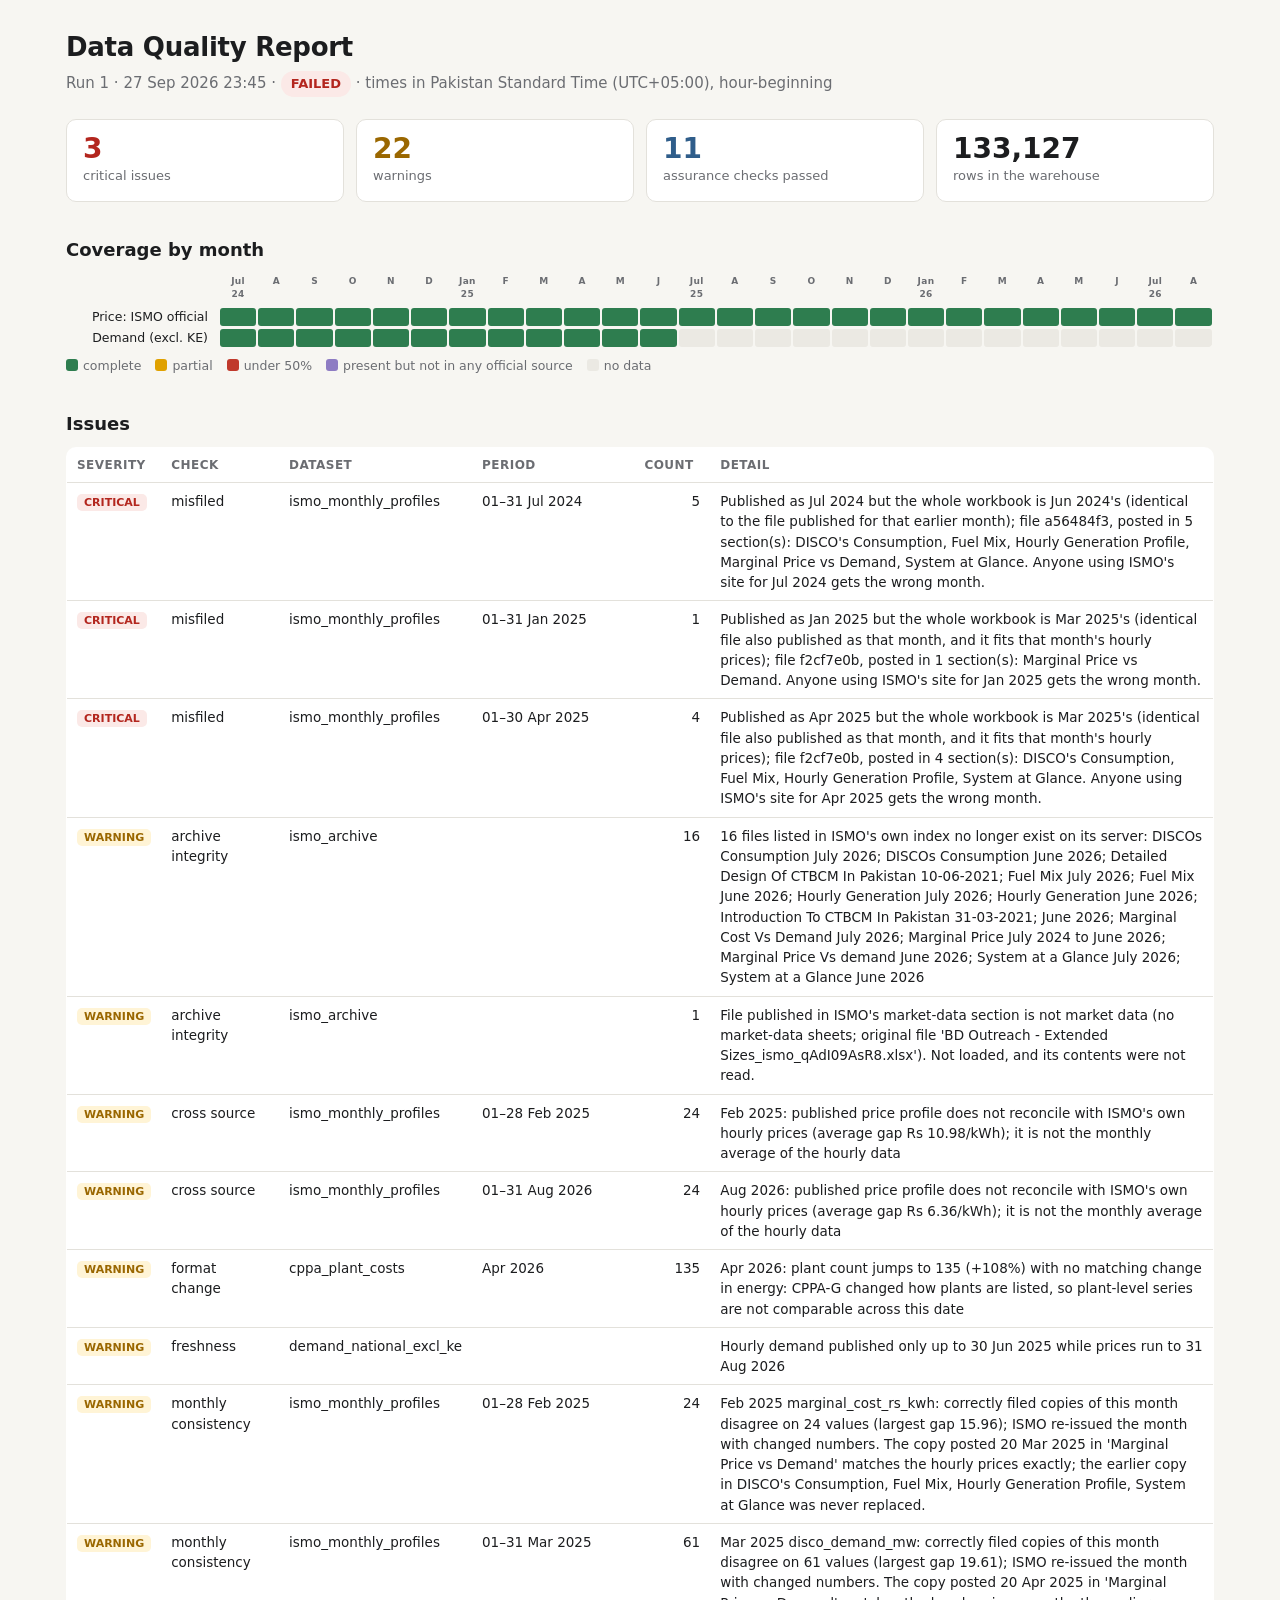
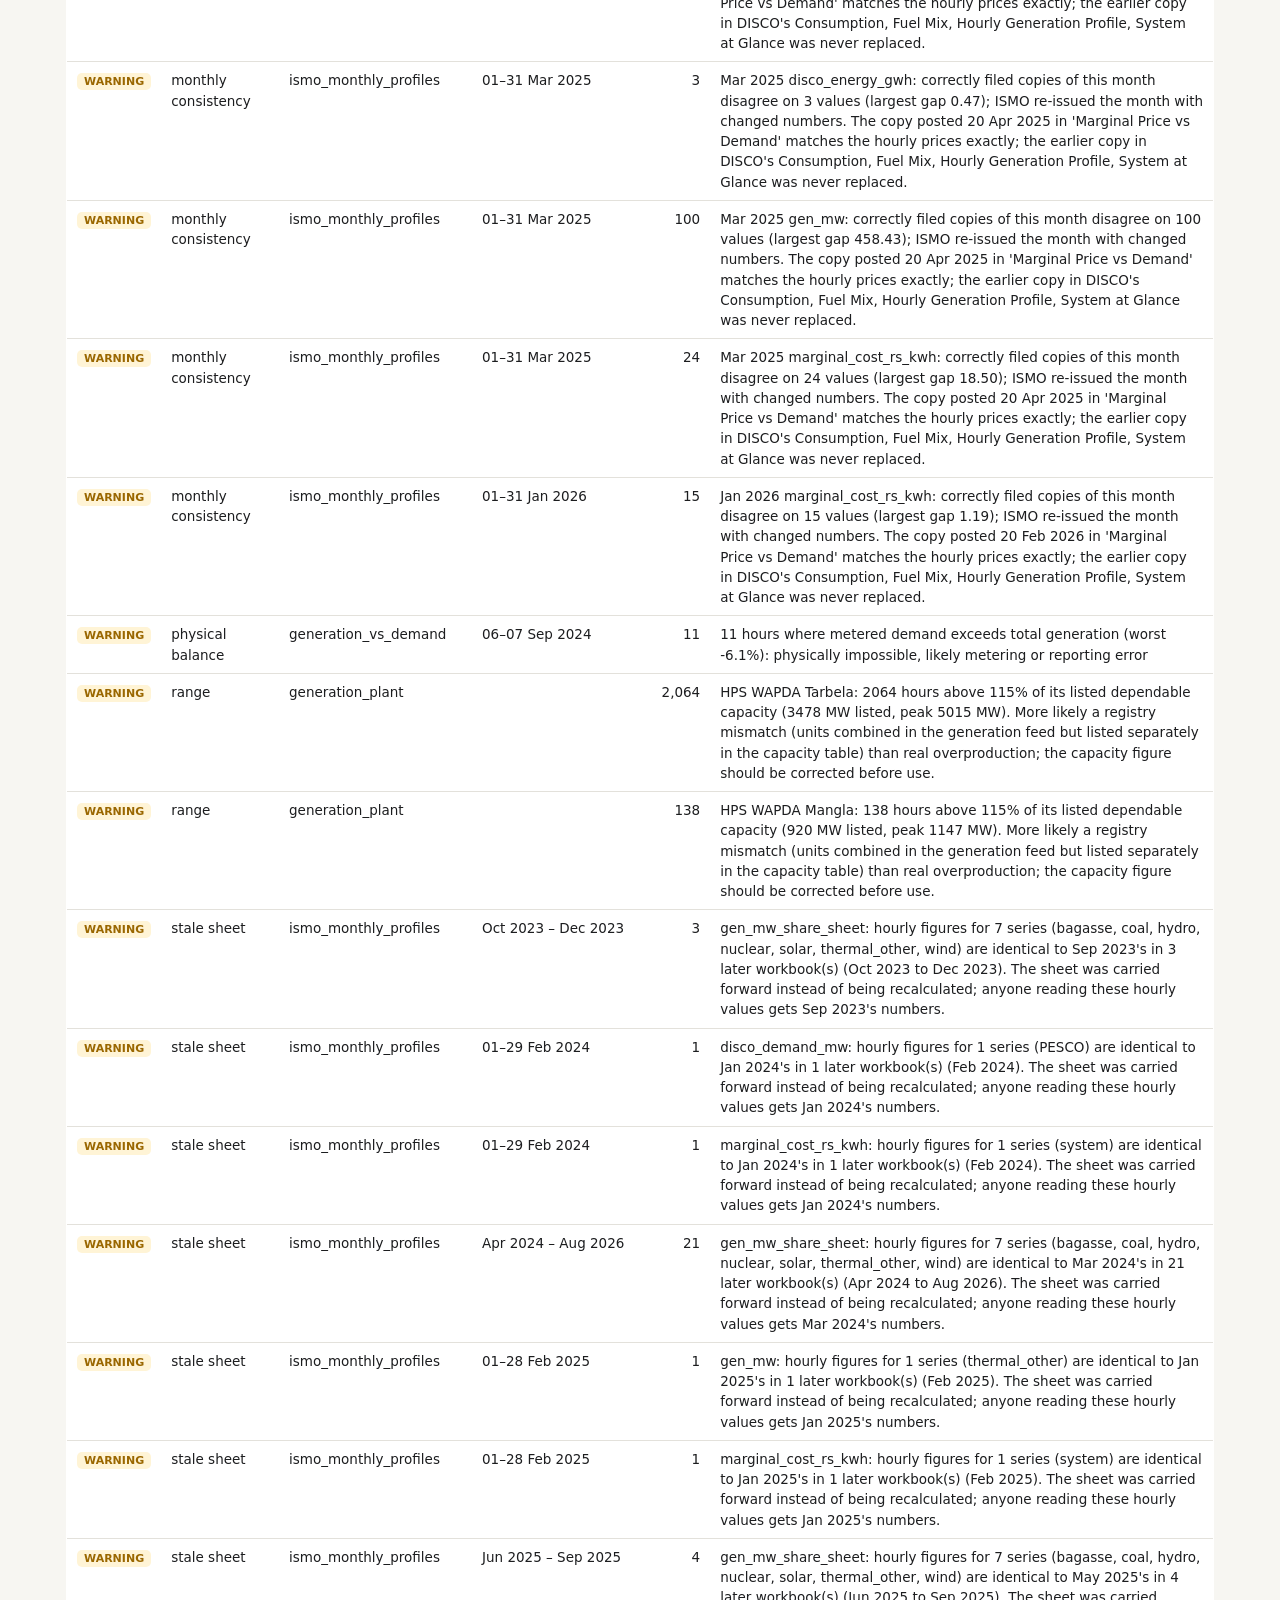
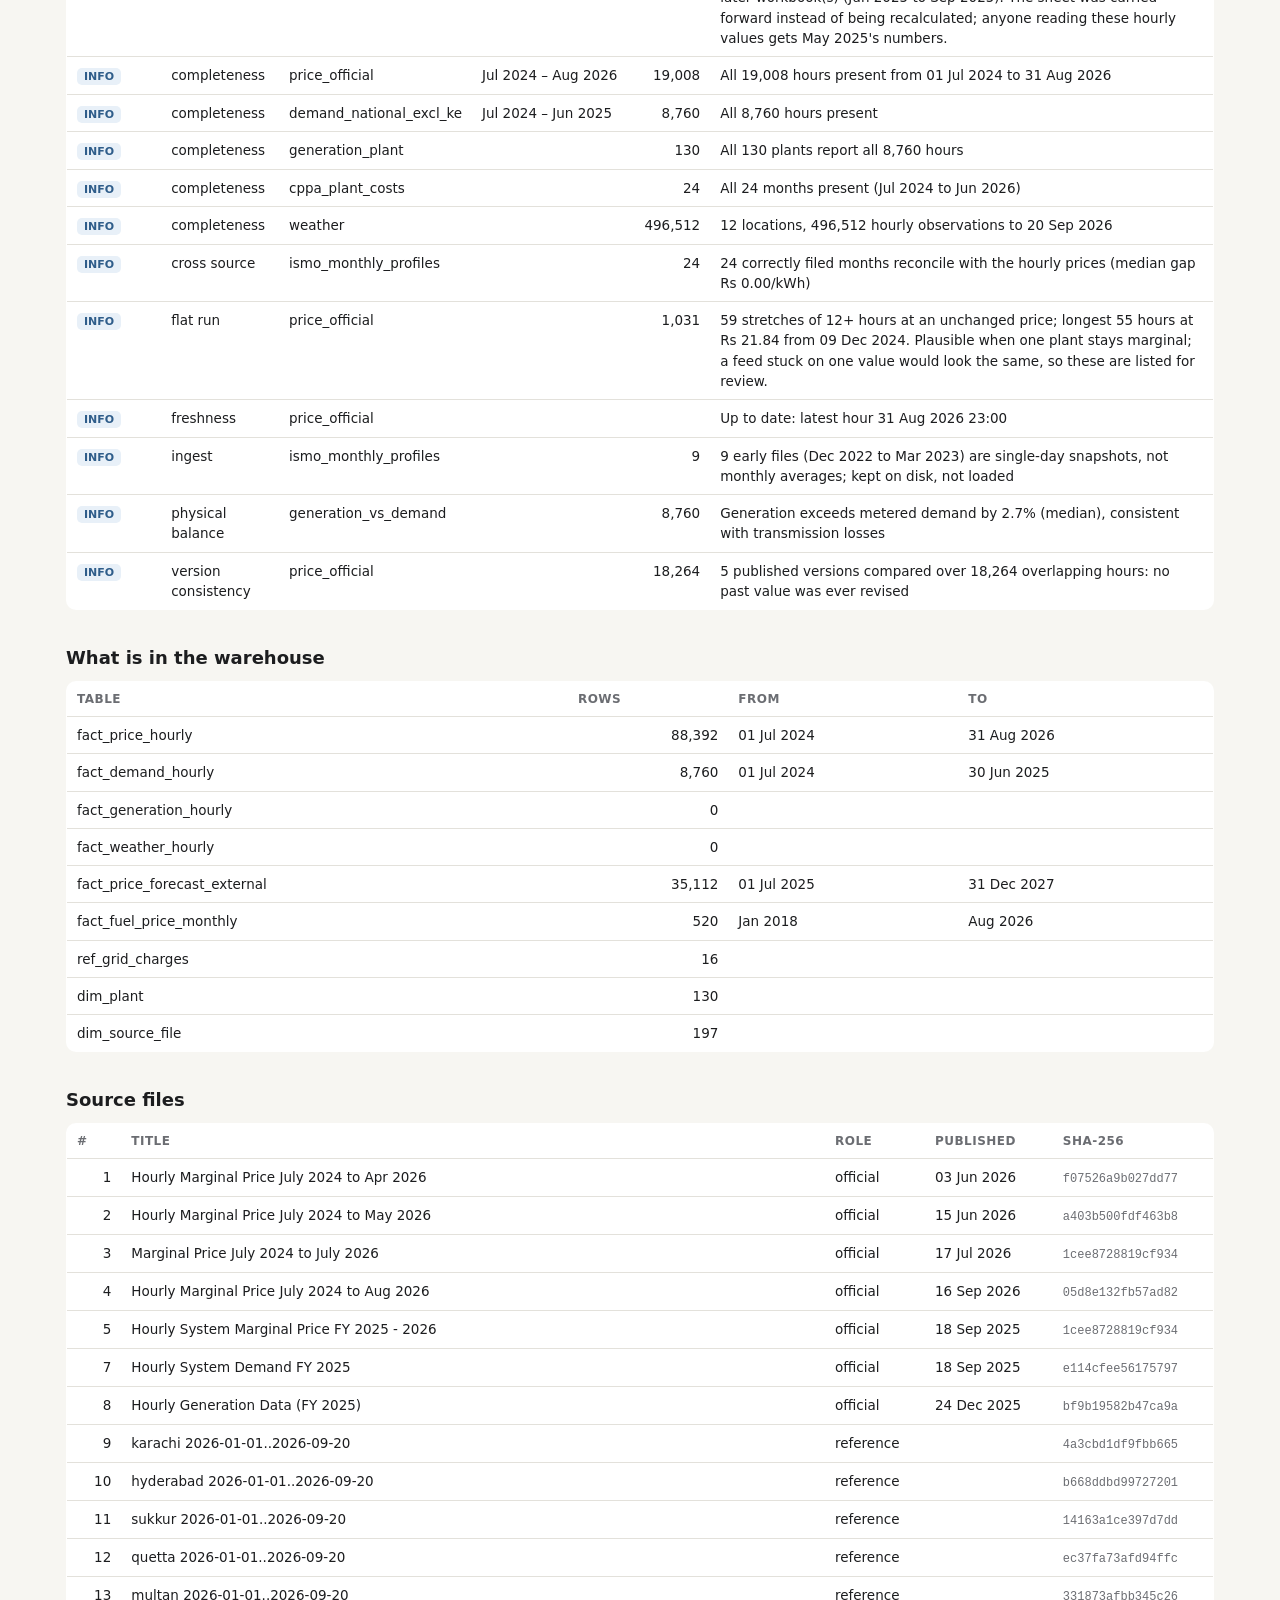
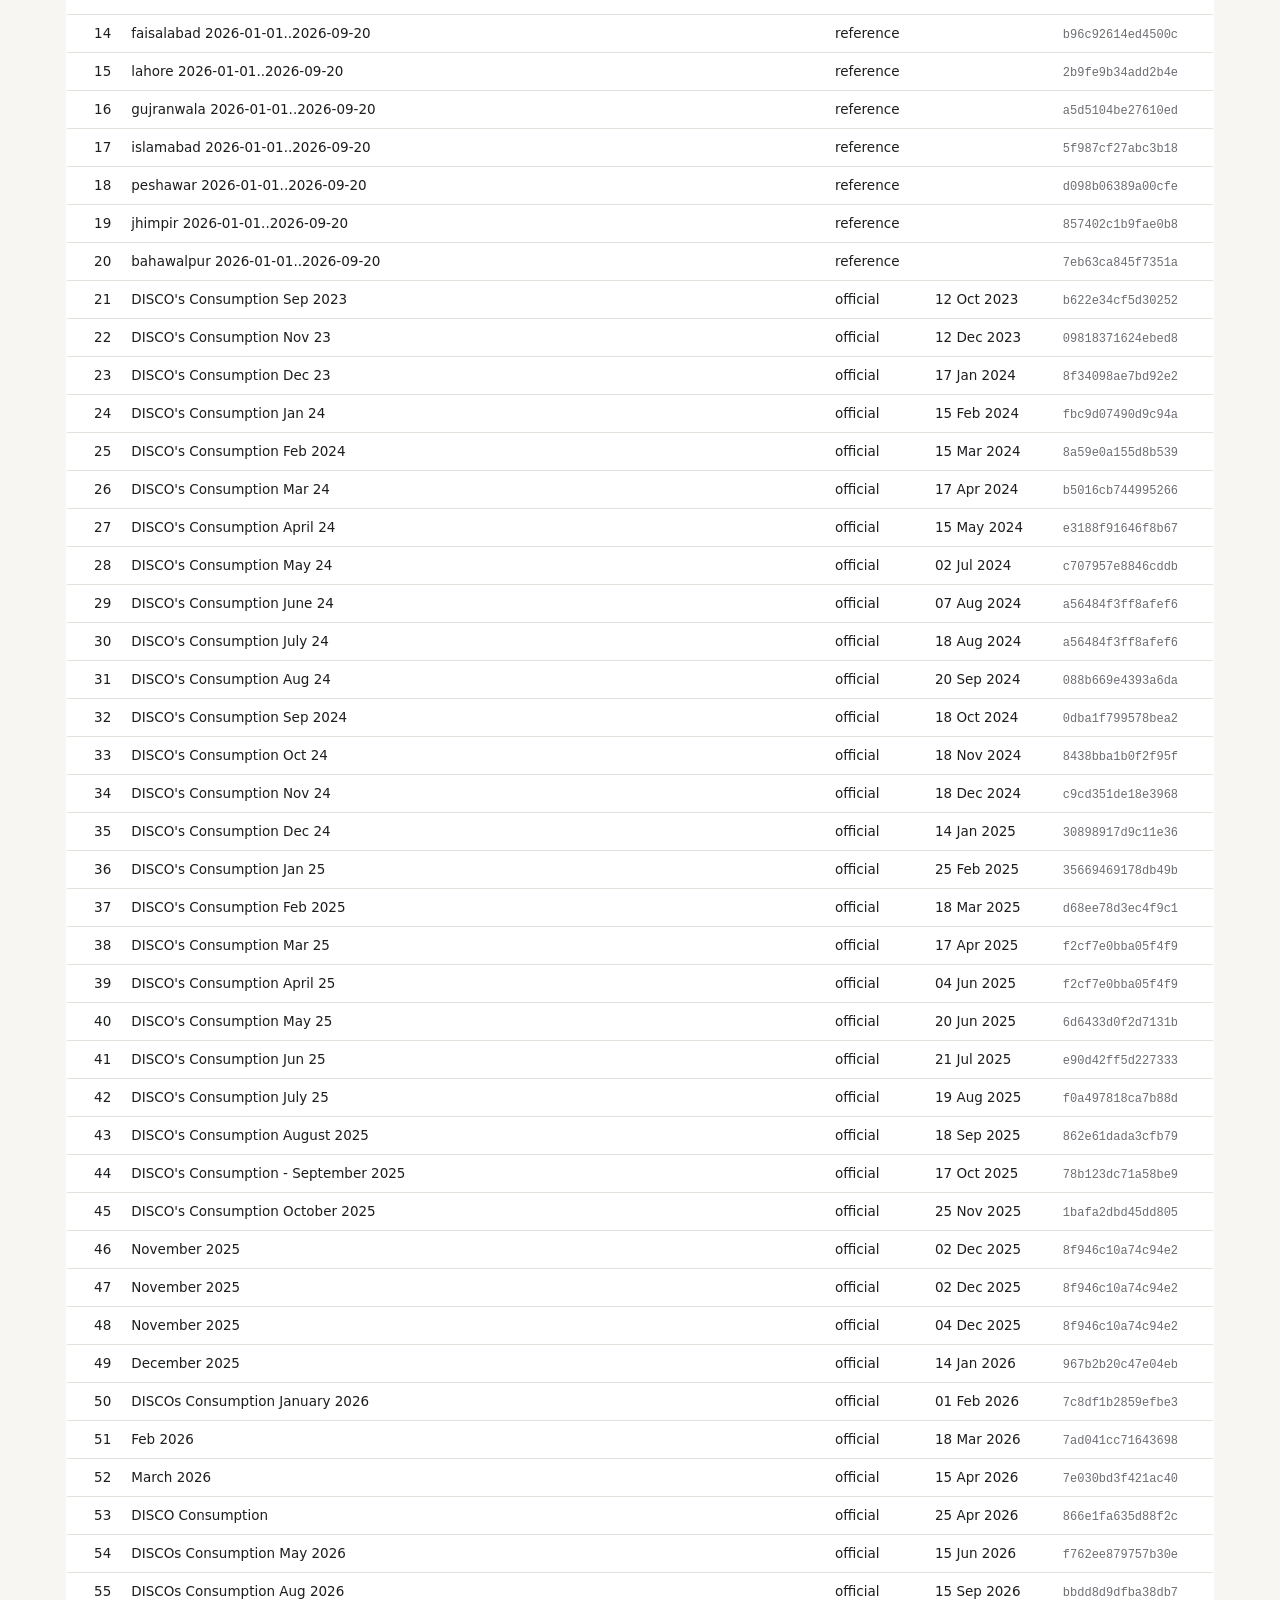
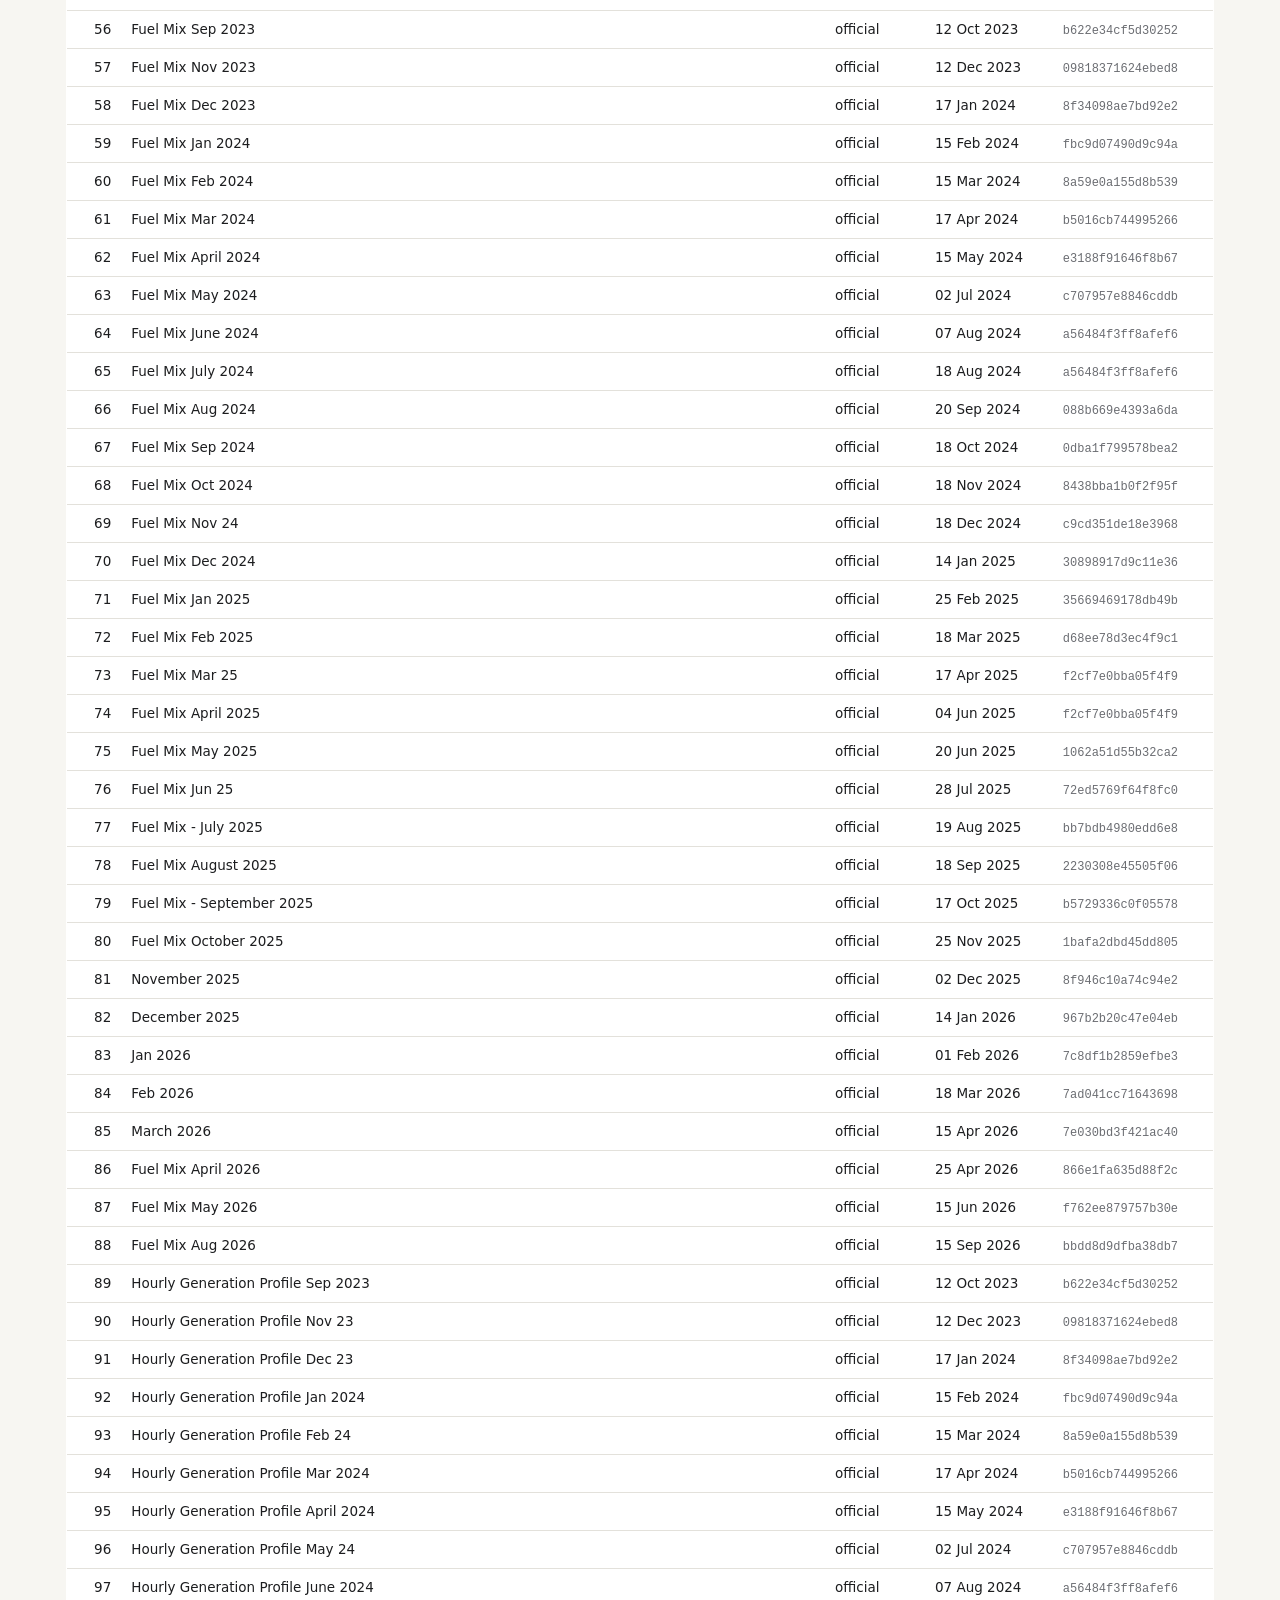
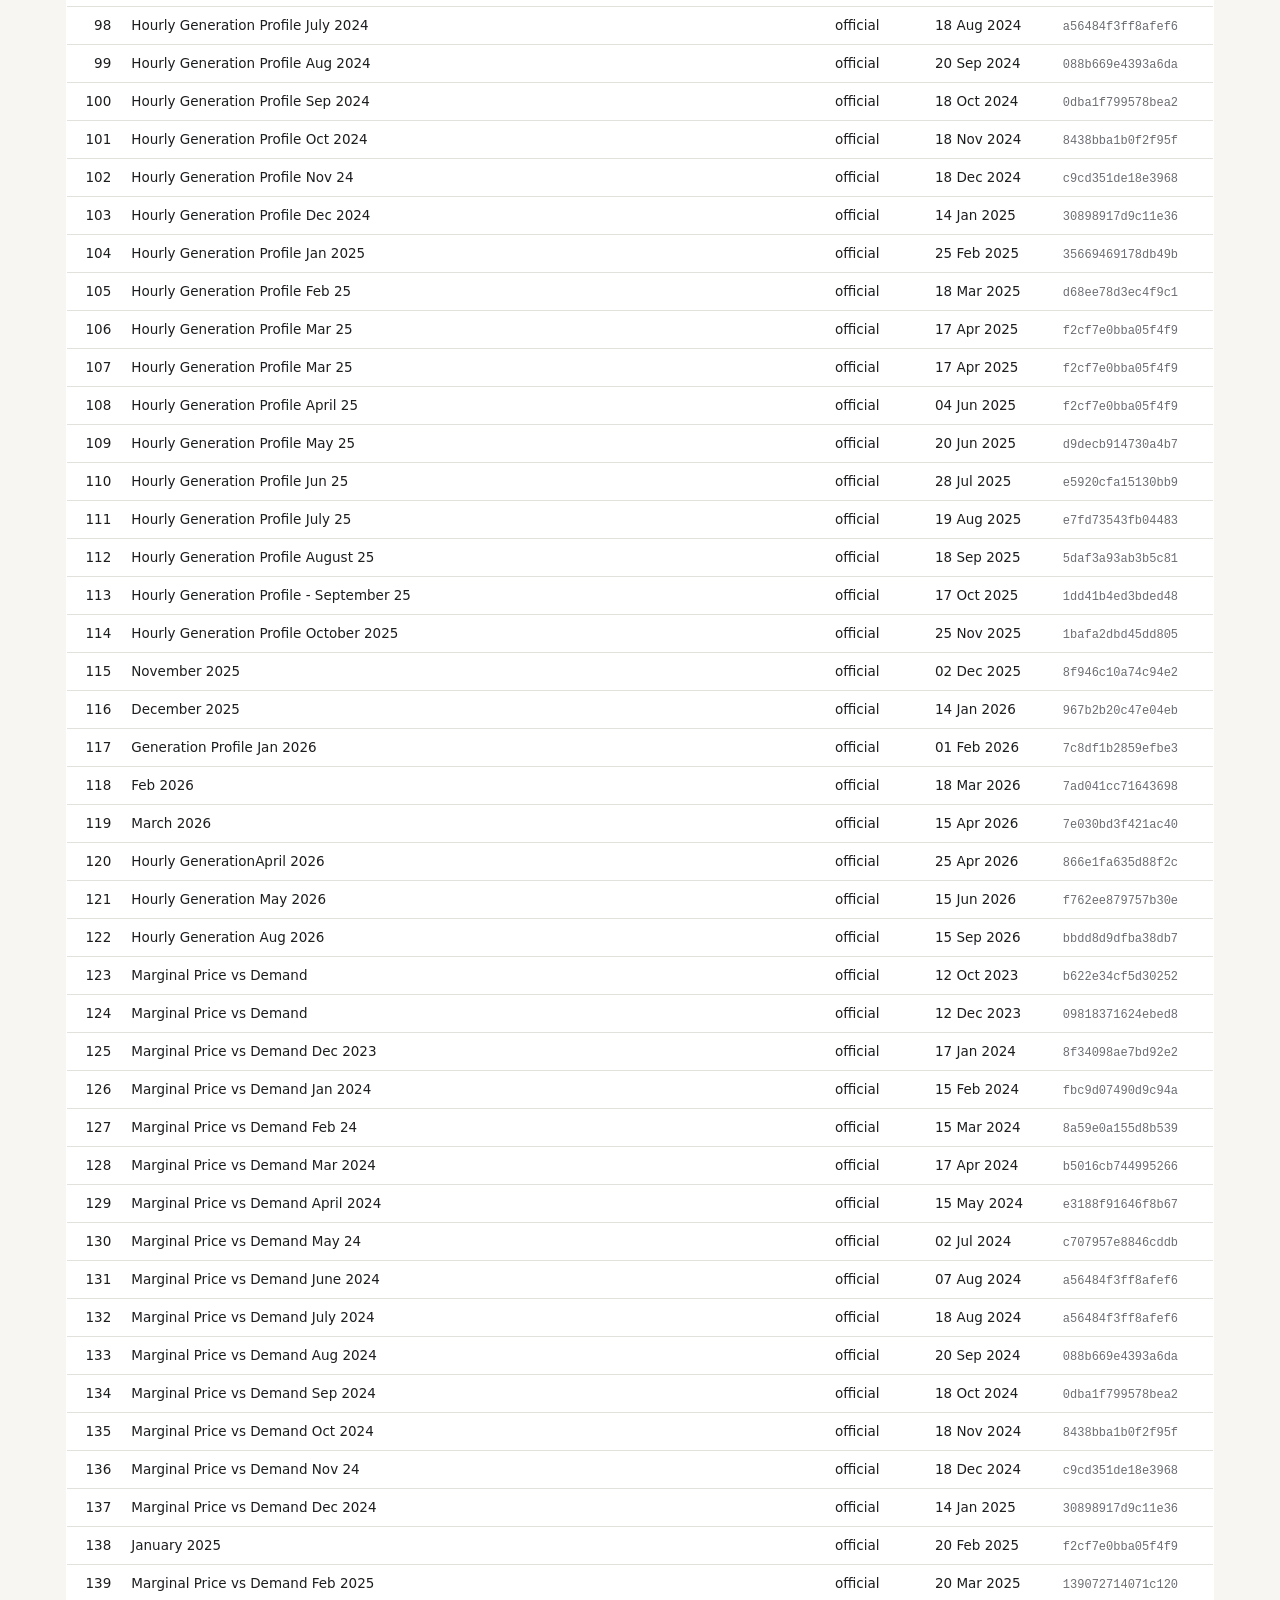
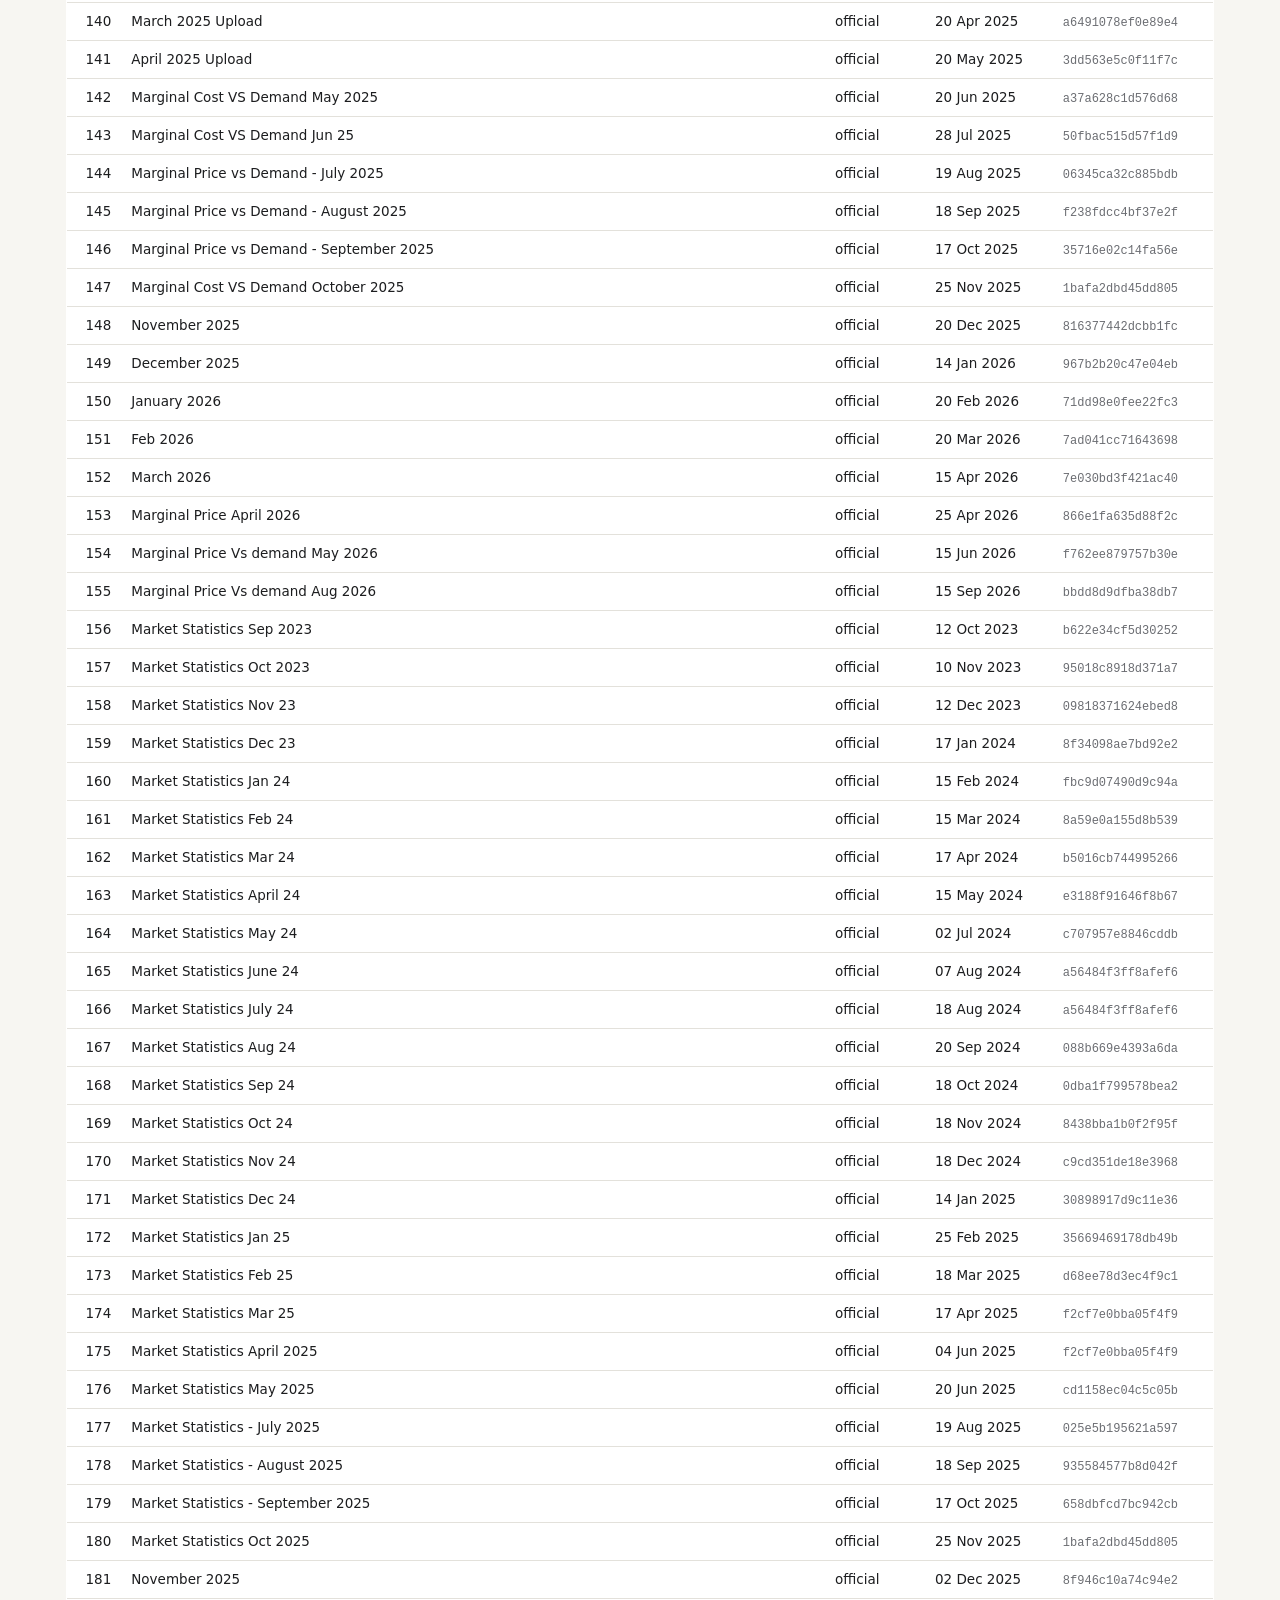
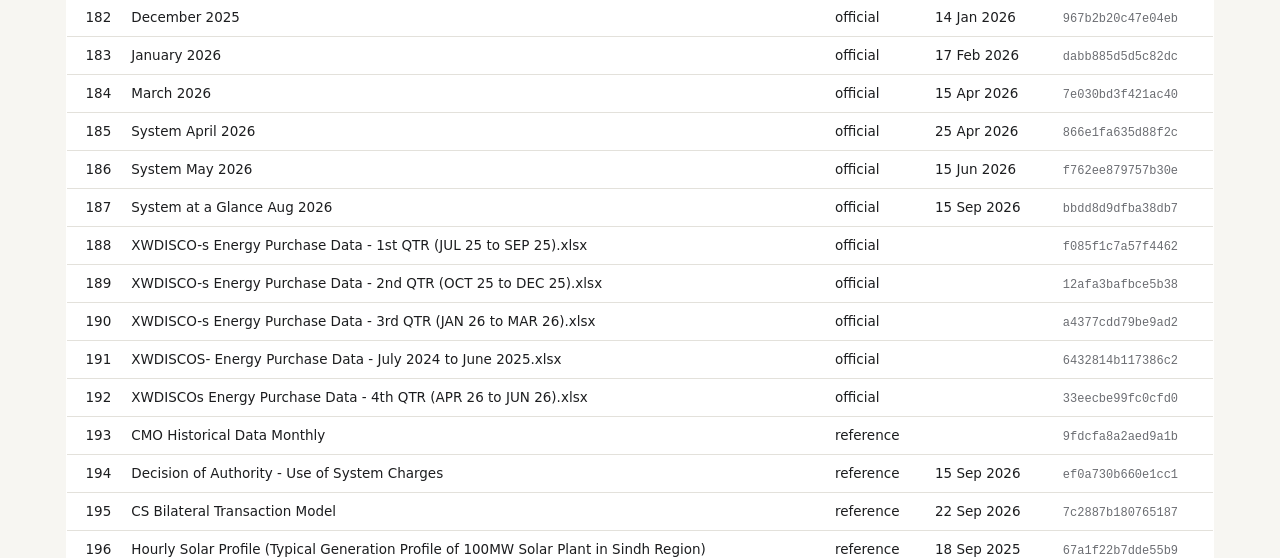
<file: reports/data_quality_run1_20260927_2345.html>
<!doctype html>
<html lang="en"><head><meta charset="utf-8">
<meta name="viewport" content="width=device-width, initial-scale=1">
<title>Data Quality Report</title>
<style>
:root{--bg:#f7f6f2;--card:#fff;--ink:#1c1d1f;--muted:#6b6d72;--line:#e3e1db;
--crit:#b3261e;--crit-bg:#fbe9e7;--warn:#9a6700;--warn-bg:#fff4d6;--info:#2f5d8a;--info-bg:#e8f0f8;
--ok:#2e7d4f;--c100:#2e7d4f;--c50:#e0a100;--c0:#c0392b;--cnone:#ebe9e3;--cext:#8e7cc3}
@media (prefers-color-scheme:dark){:root:not([data-theme="light"]){--bg:#15161a;--card:#1d1f24;--ink:#e8e6e1;
--muted:#9a9ca3;--line:#2c2f36;--crit-bg:#3a1d1b;--warn-bg:#352c14;--info-bg:#1a2835;--cnone:#2a2c31}}
*{box-sizing:border-box}body{margin:0;background:var(--bg);color:var(--ink);
font:15px/1.5 "Segoe UI",system-ui,-apple-system,sans-serif}
main{max-width:1180px;margin:0 auto;padding:28px 16px 60px}
h1{font-size:26px;margin:0 0 4px;letter-spacing:-.01em}h2{font-size:18px;margin:34px 0 10px}
.sub{color:var(--muted);margin:0 0 22px}
.status{display:inline-block;padding:3px 10px;border-radius:99px;font-weight:600;font-size:13px}
.passed{background:#e3f3e8;color:var(--ok)}.failed{background:var(--crit-bg);color:var(--crit)}
.cards{display:grid;grid-template-columns:repeat(auto-fit,minmax(170px,1fr));gap:12px}
.card{background:var(--card);border:1px solid var(--line);border-radius:10px;padding:14px 16px}
.card b{display:block;font-size:28px;line-height:1.1}.card span{color:var(--muted);font-size:13px}
.card.crit b{color:var(--crit)}.card.warn b{color:var(--warn)}.card.info b{color:var(--info)}
table{width:100%;border-collapse:collapse;background:var(--card);border:1px solid var(--line);border-radius:10px;overflow:hidden}
th,td{text-align:left;padding:8px 10px;border-bottom:1px solid var(--line);vertical-align:top;font-size:13.5px}
td.per{white-space:nowrap}th{font-size:12px;text-transform:uppercase;letter-spacing:.04em;color:var(--muted);font-weight:600}
tr:last-child td{border-bottom:0}td.num{text-align:right;font-variant-numeric:tabular-nums;white-space:nowrap}
.sev{font-size:11px;font-weight:700;text-transform:uppercase;padding:2px 7px;border-radius:5px;white-space:nowrap}
.sev.critical{background:var(--crit-bg);color:var(--crit)}.sev.warning{background:var(--warn-bg);color:var(--warn)}
.sev.info{background:var(--info-bg);color:var(--info)}
.scroll{overflow-x:auto}.grid{border-collapse:separate;border-spacing:2px;border:0;background:none;table-layout:fixed;min-width:760px}.grid col.labc{width:150px}
.grid td,.grid th{border:0;padding:0}.grid th{font-size:9px;overflow:hidden;text-align:center;padding:0 0 4px;text-transform:none}
.grid td.lab{font-size:12.5px;padding-right:10px;white-space:nowrap;text-align:right;color:var(--ink)}
.cell{width:100%;height:18px;border-radius:3px;background:var(--cnone)}
.legend{display:flex;gap:14px;flex-wrap:wrap;font-size:12.5px;color:var(--muted);margin:8px 0 0}
.legend i{display:inline-block;width:12px;height:12px;border-radius:3px;margin-right:5px;vertical-align:-1px}
code{font-size:12px;color:var(--muted)}
</style></head><body><main>
<h1>Data Quality Report</h1>
<p class="sub">Run 1 &middot; 27 Sep 2026 23:45 &middot; <span class="status failed">FAILED</span>
&middot; times in Pakistan Standard Time (UTC+05:00), hour-beginning</p>

<div class="cards">
 <div class="card crit"><b>3</b><span>critical issues</span></div>
 <div class="card warn"><b>22</b><span>warnings</span></div>
 <div class="card info"><b>11</b><span>assurance checks passed</span></div>
 <div class="card"><b>133,127</b><span>rows in the warehouse</span></div>
</div>

<h2>Coverage by month</h2>
<div class="scroll"><table class="grid"><col class="labc">
<tr><th></th><th>Jul<br>24</th><th>A</th><th>S</th><th>O</th><th>N</th><th>D</th><th>Jan<br>25</th><th>F</th><th>M</th><th>A</th><th>M</th><th>J</th><th>Jul<br>25</th><th>A</th><th>S</th><th>O</th><th>N</th><th>D</th><th>Jan<br>26</th><th>F</th><th>M</th><th>A</th><th>M</th><th>J</th><th>Jul<br>26</th><th>A</th></tr>
<tr><td class="lab">Price: ISMO official</td>
<td><div class="cell" style="background:var(--c100)" title="Jul 2024: 744 of 744 hours"></div></td><td><div class="cell" style="background:var(--c100)" title="Aug 2024: 744 of 744 hours"></div></td><td><div class="cell" style="background:var(--c100)" title="Sep 2024: 720 of 720 hours"></div></td><td><div class="cell" style="background:var(--c100)" title="Oct 2024: 744 of 744 hours"></div></td><td><div class="cell" style="background:var(--c100)" title="Nov 2024: 720 of 720 hours"></div></td><td><div class="cell" style="background:var(--c100)" title="Dec 2024: 744 of 744 hours"></div></td><td><div class="cell" style="background:var(--c100)" title="Jan 2025: 744 of 744 hours"></div></td><td><div class="cell" style="background:var(--c100)" title="Feb 2025: 672 of 672 hours"></div></td><td><div class="cell" style="background:var(--c100)" title="Mar 2025: 744 of 744 hours"></div></td><td><div class="cell" style="background:var(--c100)" title="Apr 2025: 720 of 720 hours"></div></td><td><div class="cell" style="background:var(--c100)" title="May 2025: 744 of 744 hours"></div></td><td><div class="cell" style="background:var(--c100)" title="Jun 2025: 720 of 720 hours"></div></td><td><div class="cell" style="background:var(--c100)" title="Jul 2025: 744 of 744 hours"></div></td><td><div class="cell" style="background:var(--c100)" title="Aug 2025: 744 of 744 hours"></div></td><td><div class="cell" style="background:var(--c100)" title="Sep 2025: 720 of 720 hours"></div></td><td><div class="cell" style="background:var(--c100)" title="Oct 2025: 744 of 744 hours"></div></td><td><div class="cell" style="background:var(--c100)" title="Nov 2025: 720 of 720 hours"></div></td><td><div class="cell" style="background:var(--c100)" title="Dec 2025: 744 of 744 hours"></div></td><td><div class="cell" style="background:var(--c100)" title="Jan 2026: 744 of 744 hours"></div></td><td><div class="cell" style="background:var(--c100)" title="Feb 2026: 672 of 672 hours"></div></td><td><div class="cell" style="background:var(--c100)" title="Mar 2026: 744 of 744 hours"></div></td><td><div class="cell" style="background:var(--c100)" title="Apr 2026: 720 of 720 hours"></div></td><td><div class="cell" style="background:var(--c100)" title="May 2026: 744 of 744 hours"></div></td><td><div class="cell" style="background:var(--c100)" title="Jun 2026: 720 of 720 hours"></div></td><td><div class="cell" style="background:var(--c100)" title="Jul 2026: 744 of 744 hours"></div></td><td><div class="cell" style="background:var(--c100)" title="Aug 2026: 744 of 744 hours"></div></td></tr><tr><td class="lab">Demand (excl. KE)</td>
<td><div class="cell" style="background:var(--c100)" title="Jul 2024: 744 of 744 hours"></div></td><td><div class="cell" style="background:var(--c100)" title="Aug 2024: 744 of 744 hours"></div></td><td><div class="cell" style="background:var(--c100)" title="Sep 2024: 720 of 720 hours"></div></td><td><div class="cell" style="background:var(--c100)" title="Oct 2024: 744 of 744 hours"></div></td><td><div class="cell" style="background:var(--c100)" title="Nov 2024: 720 of 720 hours"></div></td><td><div class="cell" style="background:var(--c100)" title="Dec 2024: 744 of 744 hours"></div></td><td><div class="cell" style="background:var(--c100)" title="Jan 2025: 744 of 744 hours"></div></td><td><div class="cell" style="background:var(--c100)" title="Feb 2025: 672 of 672 hours"></div></td><td><div class="cell" style="background:var(--c100)" title="Mar 2025: 744 of 744 hours"></div></td><td><div class="cell" style="background:var(--c100)" title="Apr 2025: 720 of 720 hours"></div></td><td><div class="cell" style="background:var(--c100)" title="May 2025: 744 of 744 hours"></div></td><td><div class="cell" style="background:var(--c100)" title="Jun 2025: 720 of 720 hours"></div></td><td><div class="cell" style="background:var(--cnone)" title="Jul 2025: 0 of 744 hours"></div></td><td><div class="cell" style="background:var(--cnone)" title="Aug 2025: 0 of 744 hours"></div></td><td><div class="cell" style="background:var(--cnone)" title="Sep 2025: 0 of 720 hours"></div></td><td><div class="cell" style="background:var(--cnone)" title="Oct 2025: 0 of 744 hours"></div></td><td><div class="cell" style="background:var(--cnone)" title="Nov 2025: 0 of 720 hours"></div></td><td><div class="cell" style="background:var(--cnone)" title="Dec 2025: 0 of 744 hours"></div></td><td><div class="cell" style="background:var(--cnone)" title="Jan 2026: 0 of 744 hours"></div></td><td><div class="cell" style="background:var(--cnone)" title="Feb 2026: 0 of 672 hours"></div></td><td><div class="cell" style="background:var(--cnone)" title="Mar 2026: 0 of 744 hours"></div></td><td><div class="cell" style="background:var(--cnone)" title="Apr 2026: 0 of 720 hours"></div></td><td><div class="cell" style="background:var(--cnone)" title="May 2026: 0 of 744 hours"></div></td><td><div class="cell" style="background:var(--cnone)" title="Jun 2026: 0 of 720 hours"></div></td><td><div class="cell" style="background:var(--cnone)" title="Jul 2026: 0 of 744 hours"></div></td><td><div class="cell" style="background:var(--cnone)" title="Aug 2026: 0 of 744 hours"></div></td></tr>
</table></div>
<div class="legend"><span><i style="background:var(--c100)"></i>complete</span><span><i style="background:var(--c50)"></i>partial</span>
<span><i style="background:var(--c0)"></i>under 50%</span><span><i style="background:var(--cext)"></i>present but not in any official source</span>
<span><i style="background:var(--cnone)"></i>no data</span></div>

<h2>Issues</h2>
<table><tr><th>Severity</th><th>Check</th><th>Dataset</th><th>Period</th><th>Count</th><th>Detail</th></tr>
<tr><td><span class="sev critical">critical</span></td><td>misfiled</td>
<td>ismo_monthly_profiles</td><td class="per">01–31 Jul 2024</td><td class="num">5</td><td>Published as Jul 2024 but the whole workbook is Jun 2024's (identical to the file published for that earlier month); file a56484f3, posted in 5 section(s): DISCO's Consumption, Fuel Mix, Hourly Generation Profile, Marginal Price vs Demand, System at Glance. Anyone using ISMO's site for Jul 2024 gets the wrong month.</td></tr><tr><td><span class="sev critical">critical</span></td><td>misfiled</td>
<td>ismo_monthly_profiles</td><td class="per">01–31 Jan 2025</td><td class="num">1</td><td>Published as Jan 2025 but the whole workbook is Mar 2025's (identical file also published as that month, and it fits that month's hourly prices); file f2cf7e0b, posted in 1 section(s): Marginal Price vs Demand. Anyone using ISMO's site for Jan 2025 gets the wrong month.</td></tr><tr><td><span class="sev critical">critical</span></td><td>misfiled</td>
<td>ismo_monthly_profiles</td><td class="per">01–30 Apr 2025</td><td class="num">4</td><td>Published as Apr 2025 but the whole workbook is Mar 2025's (identical file also published as that month, and it fits that month's hourly prices); file f2cf7e0b, posted in 4 section(s): DISCO's Consumption, Fuel Mix, Hourly Generation Profile, System at Glance. Anyone using ISMO's site for Apr 2025 gets the wrong month.</td></tr><tr><td><span class="sev warning">warning</span></td><td>archive integrity</td>
<td>ismo_archive</td><td class="per"></td><td class="num">16</td><td>16 files listed in ISMO's own index no longer exist on its server: DISCOs Consumption July 2026; DISCOs Consumption June 2026; Detailed Design Of CTBCM In Pakistan 10-06-2021; Fuel Mix July 2026; Fuel Mix June 2026; Hourly Generation July 2026; Hourly Generation June 2026; Introduction To CTBCM In Pakistan 31-03-2021; June 2026; Marginal Cost Vs Demand July 2026; Marginal Price July 2024 to June 2026; Marginal Price Vs demand June 2026; System at a Glance July 2026; System at a Glance June 2026</td></tr><tr><td><span class="sev warning">warning</span></td><td>archive integrity</td>
<td>ismo_archive</td><td class="per"></td><td class="num">1</td><td>File published in ISMO's market-data section is not market data (no market-data sheets; original file 'BD Outreach - Extended Sizes_ismo_qAdI09AsR8.xlsx'). Not loaded, and its contents were not read.</td></tr><tr><td><span class="sev warning">warning</span></td><td>cross source</td>
<td>ismo_monthly_profiles</td><td class="per">01–28 Feb 2025</td><td class="num">24</td><td>Feb 2025: published price profile does not reconcile with ISMO's own hourly prices (average gap Rs 10.98/kWh); it is not the monthly average of the hourly data</td></tr><tr><td><span class="sev warning">warning</span></td><td>cross source</td>
<td>ismo_monthly_profiles</td><td class="per">01–31 Aug 2026</td><td class="num">24</td><td>Aug 2026: published price profile does not reconcile with ISMO's own hourly prices (average gap Rs 6.36/kWh); it is not the monthly average of the hourly data</td></tr><tr><td><span class="sev warning">warning</span></td><td>format change</td>
<td>cppa_plant_costs</td><td class="per">Apr 2026</td><td class="num">135</td><td>Apr 2026: plant count jumps to 135 (+108%) with no matching change in energy: CPPA-G changed how plants are listed, so plant-level series are not comparable across this date</td></tr><tr><td><span class="sev warning">warning</span></td><td>freshness</td>
<td>demand_national_excl_ke</td><td class="per"></td><td class="num"></td><td>Hourly demand published only up to 30 Jun 2025 while prices run to 31 Aug 2026</td></tr><tr><td><span class="sev warning">warning</span></td><td>monthly consistency</td>
<td>ismo_monthly_profiles</td><td class="per">01–28 Feb 2025</td><td class="num">24</td><td>Feb 2025 marginal_cost_rs_kwh: correctly filed copies of this month disagree on 24 values (largest gap 15.96); ISMO re-issued the month with changed numbers. The copy posted 20 Mar 2025 in 'Marginal Price vs Demand' matches the hourly prices exactly; the earlier copy in DISCO's Consumption, Fuel Mix, Hourly Generation Profile, System at Glance was never replaced.</td></tr><tr><td><span class="sev warning">warning</span></td><td>monthly consistency</td>
<td>ismo_monthly_profiles</td><td class="per">01–31 Mar 2025</td><td class="num">61</td><td>Mar 2025 disco_demand_mw: correctly filed copies of this month disagree on 61 values (largest gap 19.61); ISMO re-issued the month with changed numbers. The copy posted 20 Apr 2025 in 'Marginal Price vs Demand' matches the hourly prices exactly; the earlier copy in DISCO's Consumption, Fuel Mix, Hourly Generation Profile, System at Glance was never replaced.</td></tr><tr><td><span class="sev warning">warning</span></td><td>monthly consistency</td>
<td>ismo_monthly_profiles</td><td class="per">01–31 Mar 2025</td><td class="num">3</td><td>Mar 2025 disco_energy_gwh: correctly filed copies of this month disagree on 3 values (largest gap 0.47); ISMO re-issued the month with changed numbers. The copy posted 20 Apr 2025 in 'Marginal Price vs Demand' matches the hourly prices exactly; the earlier copy in DISCO's Consumption, Fuel Mix, Hourly Generation Profile, System at Glance was never replaced.</td></tr><tr><td><span class="sev warning">warning</span></td><td>monthly consistency</td>
<td>ismo_monthly_profiles</td><td class="per">01–31 Mar 2025</td><td class="num">100</td><td>Mar 2025 gen_mw: correctly filed copies of this month disagree on 100 values (largest gap 458.43); ISMO re-issued the month with changed numbers. The copy posted 20 Apr 2025 in 'Marginal Price vs Demand' matches the hourly prices exactly; the earlier copy in DISCO's Consumption, Fuel Mix, Hourly Generation Profile, System at Glance was never replaced.</td></tr><tr><td><span class="sev warning">warning</span></td><td>monthly consistency</td>
<td>ismo_monthly_profiles</td><td class="per">01–31 Mar 2025</td><td class="num">24</td><td>Mar 2025 marginal_cost_rs_kwh: correctly filed copies of this month disagree on 24 values (largest gap 18.50); ISMO re-issued the month with changed numbers. The copy posted 20 Apr 2025 in 'Marginal Price vs Demand' matches the hourly prices exactly; the earlier copy in DISCO's Consumption, Fuel Mix, Hourly Generation Profile, System at Glance was never replaced.</td></tr><tr><td><span class="sev warning">warning</span></td><td>monthly consistency</td>
<td>ismo_monthly_profiles</td><td class="per">01–31 Jan 2026</td><td class="num">15</td><td>Jan 2026 marginal_cost_rs_kwh: correctly filed copies of this month disagree on 15 values (largest gap 1.19); ISMO re-issued the month with changed numbers. The copy posted 20 Feb 2026 in 'Marginal Price vs Demand' matches the hourly prices exactly; the earlier copy in DISCO's Consumption, Fuel Mix, Hourly Generation Profile, System at Glance was never replaced.</td></tr><tr><td><span class="sev warning">warning</span></td><td>physical balance</td>
<td>generation_vs_demand</td><td class="per">06–07 Sep 2024</td><td class="num">11</td><td>11 hours where metered demand exceeds total generation (worst -6.1%): physically impossible, likely metering or reporting error</td></tr><tr><td><span class="sev warning">warning</span></td><td>range</td>
<td>generation_plant</td><td class="per"></td><td class="num">2,064</td><td>HPS WAPDA Tarbela: 2064 hours above 115% of its listed dependable capacity (3478 MW listed, peak 5015 MW). More likely a registry mismatch (units combined in the generation feed but listed separately in the capacity table) than real overproduction; the capacity figure should be corrected before use.</td></tr><tr><td><span class="sev warning">warning</span></td><td>range</td>
<td>generation_plant</td><td class="per"></td><td class="num">138</td><td>HPS WAPDA Mangla: 138 hours above 115% of its listed dependable capacity (920 MW listed, peak 1147 MW). More likely a registry mismatch (units combined in the generation feed but listed separately in the capacity table) than real overproduction; the capacity figure should be corrected before use.</td></tr><tr><td><span class="sev warning">warning</span></td><td>stale sheet</td>
<td>ismo_monthly_profiles</td><td class="per">Oct 2023 – Dec 2023</td><td class="num">3</td><td>gen_mw_share_sheet: hourly figures for 7 series (bagasse, coal, hydro, nuclear, solar, thermal_other, wind) are identical to Sep 2023's in 3 later workbook(s) (Oct 2023 to Dec 2023). The sheet was carried forward instead of being recalculated; anyone reading these hourly values gets Sep 2023's numbers.</td></tr><tr><td><span class="sev warning">warning</span></td><td>stale sheet</td>
<td>ismo_monthly_profiles</td><td class="per">01–29 Feb 2024</td><td class="num">1</td><td>disco_demand_mw: hourly figures for 1 series (PESCO) are identical to Jan 2024's in 1 later workbook(s) (Feb 2024). The sheet was carried forward instead of being recalculated; anyone reading these hourly values gets Jan 2024's numbers.</td></tr><tr><td><span class="sev warning">warning</span></td><td>stale sheet</td>
<td>ismo_monthly_profiles</td><td class="per">01–29 Feb 2024</td><td class="num">1</td><td>marginal_cost_rs_kwh: hourly figures for 1 series (system) are identical to Jan 2024's in 1 later workbook(s) (Feb 2024). The sheet was carried forward instead of being recalculated; anyone reading these hourly values gets Jan 2024's numbers.</td></tr><tr><td><span class="sev warning">warning</span></td><td>stale sheet</td>
<td>ismo_monthly_profiles</td><td class="per">Apr 2024 – Aug 2026</td><td class="num">21</td><td>gen_mw_share_sheet: hourly figures for 7 series (bagasse, coal, hydro, nuclear, solar, thermal_other, wind) are identical to Mar 2024's in 21 later workbook(s) (Apr 2024 to Aug 2026). The sheet was carried forward instead of being recalculated; anyone reading these hourly values gets Mar 2024's numbers.</td></tr><tr><td><span class="sev warning">warning</span></td><td>stale sheet</td>
<td>ismo_monthly_profiles</td><td class="per">01–28 Feb 2025</td><td class="num">1</td><td>gen_mw: hourly figures for 1 series (thermal_other) are identical to Jan 2025's in 1 later workbook(s) (Feb 2025). The sheet was carried forward instead of being recalculated; anyone reading these hourly values gets Jan 2025's numbers.</td></tr><tr><td><span class="sev warning">warning</span></td><td>stale sheet</td>
<td>ismo_monthly_profiles</td><td class="per">01–28 Feb 2025</td><td class="num">1</td><td>marginal_cost_rs_kwh: hourly figures for 1 series (system) are identical to Jan 2025's in 1 later workbook(s) (Feb 2025). The sheet was carried forward instead of being recalculated; anyone reading these hourly values gets Jan 2025's numbers.</td></tr><tr><td><span class="sev warning">warning</span></td><td>stale sheet</td>
<td>ismo_monthly_profiles</td><td class="per">Jun 2025 – Sep 2025</td><td class="num">4</td><td>gen_mw_share_sheet: hourly figures for 7 series (bagasse, coal, hydro, nuclear, solar, thermal_other, wind) are identical to May 2025's in 4 later workbook(s) (Jun 2025 to Sep 2025). The sheet was carried forward instead of being recalculated; anyone reading these hourly values gets May 2025's numbers.</td></tr><tr><td><span class="sev info">info</span></td><td>completeness</td>
<td>price_official</td><td class="per">Jul 2024 – Aug 2026</td><td class="num">19,008</td><td>All 19,008 hours present from 01 Jul 2024 to 31 Aug 2026</td></tr><tr><td><span class="sev info">info</span></td><td>completeness</td>
<td>demand_national_excl_ke</td><td class="per">Jul 2024 – Jun 2025</td><td class="num">8,760</td><td>All 8,760 hours present</td></tr><tr><td><span class="sev info">info</span></td><td>completeness</td>
<td>generation_plant</td><td class="per"></td><td class="num">130</td><td>All 130 plants report all 8,760 hours</td></tr><tr><td><span class="sev info">info</span></td><td>completeness</td>
<td>cppa_plant_costs</td><td class="per"></td><td class="num">24</td><td>All 24 months present (Jul 2024 to Jun 2026)</td></tr><tr><td><span class="sev info">info</span></td><td>completeness</td>
<td>weather</td><td class="per"></td><td class="num">496,512</td><td>12 locations, 496,512 hourly observations to 20 Sep 2026</td></tr><tr><td><span class="sev info">info</span></td><td>cross source</td>
<td>ismo_monthly_profiles</td><td class="per"></td><td class="num">24</td><td>24 correctly filed months reconcile with the hourly prices (median gap Rs 0.00/kWh)</td></tr><tr><td><span class="sev info">info</span></td><td>flat run</td>
<td>price_official</td><td class="per"></td><td class="num">1,031</td><td>59 stretches of 12+ hours at an unchanged price; longest 55 hours at Rs 21.84 from 09 Dec 2024. Plausible when one plant stays marginal; a feed stuck on one value would look the same, so these are listed for review.</td></tr><tr><td><span class="sev info">info</span></td><td>freshness</td>
<td>price_official</td><td class="per"></td><td class="num"></td><td>Up to date: latest hour 31 Aug 2026 23:00</td></tr><tr><td><span class="sev info">info</span></td><td>ingest</td>
<td>ismo_monthly_profiles</td><td class="per"></td><td class="num">9</td><td>9 early files (Dec 2022 to Mar 2023) are single-day snapshots, not monthly averages; kept on disk, not loaded</td></tr><tr><td><span class="sev info">info</span></td><td>physical balance</td>
<td>generation_vs_demand</td><td class="per"></td><td class="num">8,760</td><td>Generation exceeds metered demand by 2.7% (median), consistent with transmission losses</td></tr><tr><td><span class="sev info">info</span></td><td>version consistency</td>
<td>price_official</td><td class="per"></td><td class="num">18,264</td><td>5 published versions compared over 18,264 overlapping hours: no past value was ever revised</td></tr>
</table>

<h2>What is in the warehouse</h2>
<table><tr><th>Table</th><th>Rows</th><th>From</th><th>To</th></tr>
<tr><td>fact_price_hourly</td><td class="num">88,392</td><td>01 Jul 2024</td><td>31 Aug 2026</td></tr><tr><td>fact_demand_hourly</td><td class="num">8,760</td><td>01 Jul 2024</td><td>30 Jun 2025</td></tr><tr><td>fact_generation_hourly</td><td class="num">0</td><td></td><td></td></tr><tr><td>fact_weather_hourly</td><td class="num">0</td><td></td><td></td></tr><tr><td>fact_price_forecast_external</td><td class="num">35,112</td><td>01 Jul 2025</td><td>31 Dec 2027</td></tr><tr><td>fact_fuel_price_monthly</td><td class="num">520</td><td>Jan 2018</td><td>Aug 2026</td></tr><tr><td>ref_grid_charges</td><td class="num">16</td><td></td><td></td></tr><tr><td>dim_plant</td><td class="num">130</td><td></td><td></td></tr><tr><td>dim_source_file</td><td class="num">197</td><td></td><td></td></tr>
</table>

<h2>Source files</h2>
<table><tr><th>#</th><th>Title</th><th>Role</th><th>Published</th><th>SHA-256</th></tr>
<tr><td class="num">1</td><td>Hourly Marginal Price July 2024 to Apr 2026</td><td>official</td>
<td>03 Jun 2026</td><td><code>f07526a9b027dd77</code></td></tr><tr><td class="num">2</td><td>Hourly Marginal Price July 2024 to May 2026</td><td>official</td>
<td>15 Jun 2026</td><td><code>a403b500fdf463b8</code></td></tr><tr><td class="num">3</td><td>Marginal Price July 2024 to July 2026</td><td>official</td>
<td>17 Jul 2026</td><td><code>1cee8728819cf934</code></td></tr><tr><td class="num">4</td><td>Hourly Marginal Price July 2024 to Aug 2026</td><td>official</td>
<td>16 Sep 2026</td><td><code>05d8e132fb57ad82</code></td></tr><tr><td class="num">5</td><td>Hourly System Marginal Price FY 2025 - 2026</td><td>official</td>
<td>18 Sep 2025</td><td><code>1cee8728819cf934</code></td></tr><tr><td class="num">7</td><td>Hourly System Demand FY 2025</td><td>official</td>
<td>18 Sep 2025</td><td><code>e114cfee56175797</code></td></tr><tr><td class="num">8</td><td>Hourly Generation Data (FY 2025)</td><td>official</td>
<td>24 Dec 2025</td><td><code>bf9b19582b47ca9a</code></td></tr><tr><td class="num">9</td><td>karachi 2026-01-01..2026-09-20</td><td>reference</td>
<td></td><td><code>4a3cbd1df9fbb665</code></td></tr><tr><td class="num">10</td><td>hyderabad 2026-01-01..2026-09-20</td><td>reference</td>
<td></td><td><code>b668ddbd99727201</code></td></tr><tr><td class="num">11</td><td>sukkur 2026-01-01..2026-09-20</td><td>reference</td>
<td></td><td><code>14163a1ce397d7dd</code></td></tr><tr><td class="num">12</td><td>quetta 2026-01-01..2026-09-20</td><td>reference</td>
<td></td><td><code>ec37fa73afd94ffc</code></td></tr><tr><td class="num">13</td><td>multan 2026-01-01..2026-09-20</td><td>reference</td>
<td></td><td><code>331873afbb345c26</code></td></tr><tr><td class="num">14</td><td>faisalabad 2026-01-01..2026-09-20</td><td>reference</td>
<td></td><td><code>b96c92614ed4500c</code></td></tr><tr><td class="num">15</td><td>lahore 2026-01-01..2026-09-20</td><td>reference</td>
<td></td><td><code>2b9fe9b34add2b4e</code></td></tr><tr><td class="num">16</td><td>gujranwala 2026-01-01..2026-09-20</td><td>reference</td>
<td></td><td><code>a5d5104be27610ed</code></td></tr><tr><td class="num">17</td><td>islamabad 2026-01-01..2026-09-20</td><td>reference</td>
<td></td><td><code>5f987cf27abc3b18</code></td></tr><tr><td class="num">18</td><td>peshawar 2026-01-01..2026-09-20</td><td>reference</td>
<td></td><td><code>d098b06389a00cfe</code></td></tr><tr><td class="num">19</td><td>jhimpir 2026-01-01..2026-09-20</td><td>reference</td>
<td></td><td><code>857402c1b9fae0b8</code></td></tr><tr><td class="num">20</td><td>bahawalpur 2026-01-01..2026-09-20</td><td>reference</td>
<td></td><td><code>7eb63ca845f7351a</code></td></tr><tr><td class="num">21</td><td>DISCO's Consumption Sep 2023</td><td>official</td>
<td>12 Oct 2023</td><td><code>b622e34cf5d30252</code></td></tr><tr><td class="num">22</td><td>DISCO's Consumption Nov 23</td><td>official</td>
<td>12 Dec 2023</td><td><code>09818371624ebed8</code></td></tr><tr><td class="num">23</td><td>DISCO's Consumption Dec 23</td><td>official</td>
<td>17 Jan 2024</td><td><code>8f34098ae7bd92e2</code></td></tr><tr><td class="num">24</td><td>DISCO's Consumption Jan 24</td><td>official</td>
<td>15 Feb 2024</td><td><code>fbc9d07490d9c94a</code></td></tr><tr><td class="num">25</td><td>DISCO's Consumption Feb 2024</td><td>official</td>
<td>15 Mar 2024</td><td><code>8a59e0a155d8b539</code></td></tr><tr><td class="num">26</td><td>DISCO's Consumption Mar 24</td><td>official</td>
<td>17 Apr 2024</td><td><code>b5016cb744995266</code></td></tr><tr><td class="num">27</td><td>DISCO's Consumption April 24</td><td>official</td>
<td>15 May 2024</td><td><code>e3188f91646f8b67</code></td></tr><tr><td class="num">28</td><td>DISCO's Consumption May 24</td><td>official</td>
<td>02 Jul 2024</td><td><code>c707957e8846cddb</code></td></tr><tr><td class="num">29</td><td>DISCO's Consumption June 24</td><td>official</td>
<td>07 Aug 2024</td><td><code>a56484f3ff8afef6</code></td></tr><tr><td class="num">30</td><td>DISCO's Consumption July 24</td><td>official</td>
<td>18 Aug 2024</td><td><code>a56484f3ff8afef6</code></td></tr><tr><td class="num">31</td><td>DISCO's Consumption Aug 24</td><td>official</td>
<td>20 Sep 2024</td><td><code>088b669e4393a6da</code></td></tr><tr><td class="num">32</td><td>DISCO's Consumption Sep 2024</td><td>official</td>
<td>18 Oct 2024</td><td><code>0dba1f799578bea2</code></td></tr><tr><td class="num">33</td><td>DISCO's Consumption Oct 24</td><td>official</td>
<td>18 Nov 2024</td><td><code>8438bba1b0f2f95f</code></td></tr><tr><td class="num">34</td><td>DISCO's Consumption Nov 24</td><td>official</td>
<td>18 Dec 2024</td><td><code>c9cd351de18e3968</code></td></tr><tr><td class="num">35</td><td>DISCO's Consumption Dec 24</td><td>official</td>
<td>14 Jan 2025</td><td><code>30898917d9c11e36</code></td></tr><tr><td class="num">36</td><td>DISCO's Consumption Jan 25</td><td>official</td>
<td>25 Feb 2025</td><td><code>35669469178db49b</code></td></tr><tr><td class="num">37</td><td>DISCO's Consumption Feb 2025</td><td>official</td>
<td>18 Mar 2025</td><td><code>d68ee78d3ec4f9c1</code></td></tr><tr><td class="num">38</td><td>DISCO's Consumption Mar 25</td><td>official</td>
<td>17 Apr 2025</td><td><code>f2cf7e0bba05f4f9</code></td></tr><tr><td class="num">39</td><td>DISCO's Consumption April 25</td><td>official</td>
<td>04 Jun 2025</td><td><code>f2cf7e0bba05f4f9</code></td></tr><tr><td class="num">40</td><td>DISCO's Consumption May 25</td><td>official</td>
<td>20 Jun 2025</td><td><code>6d6433d0f2d7131b</code></td></tr><tr><td class="num">41</td><td>DISCO's Consumption Jun 25</td><td>official</td>
<td>21 Jul 2025</td><td><code>e90d42ff5d227333</code></td></tr><tr><td class="num">42</td><td>DISCO's Consumption July 25</td><td>official</td>
<td>19 Aug 2025</td><td><code>f0a497818ca7b88d</code></td></tr><tr><td class="num">43</td><td>DISCO's Consumption August 2025</td><td>official</td>
<td>18 Sep 2025</td><td><code>862e61dada3cfb79</code></td></tr><tr><td class="num">44</td><td>DISCO's Consumption - September 2025</td><td>official</td>
<td>17 Oct 2025</td><td><code>78b123dc71a58be9</code></td></tr><tr><td class="num">45</td><td>DISCO's Consumption October 2025</td><td>official</td>
<td>25 Nov 2025</td><td><code>1bafa2dbd45dd805</code></td></tr><tr><td class="num">46</td><td>November 2025</td><td>official</td>
<td>02 Dec 2025</td><td><code>8f946c10a74c94e2</code></td></tr><tr><td class="num">47</td><td>November 2025</td><td>official</td>
<td>02 Dec 2025</td><td><code>8f946c10a74c94e2</code></td></tr><tr><td class="num">48</td><td>November 2025</td><td>official</td>
<td>04 Dec 2025</td><td><code>8f946c10a74c94e2</code></td></tr><tr><td class="num">49</td><td>December 2025</td><td>official</td>
<td>14 Jan 2026</td><td><code>967b2b20c47e04eb</code></td></tr><tr><td class="num">50</td><td>DISCOs Consumption January 2026</td><td>official</td>
<td>01 Feb 2026</td><td><code>7c8df1b2859efbe3</code></td></tr><tr><td class="num">51</td><td>Feb 2026</td><td>official</td>
<td>18 Mar 2026</td><td><code>7ad041cc71643698</code></td></tr><tr><td class="num">52</td><td>March 2026</td><td>official</td>
<td>15 Apr 2026</td><td><code>7e030bd3f421ac40</code></td></tr><tr><td class="num">53</td><td>DISCO Consumption</td><td>official</td>
<td>25 Apr 2026</td><td><code>866e1fa635d88f2c</code></td></tr><tr><td class="num">54</td><td>DISCOs Consumption May 2026</td><td>official</td>
<td>15 Jun 2026</td><td><code>f762ee879757b30e</code></td></tr><tr><td class="num">55</td><td>DISCOs Consumption Aug 2026</td><td>official</td>
<td>15 Sep 2026</td><td><code>bbdd8d9dfba38db7</code></td></tr><tr><td class="num">56</td><td>Fuel Mix Sep 2023</td><td>official</td>
<td>12 Oct 2023</td><td><code>b622e34cf5d30252</code></td></tr><tr><td class="num">57</td><td>Fuel Mix Nov 2023</td><td>official</td>
<td>12 Dec 2023</td><td><code>09818371624ebed8</code></td></tr><tr><td class="num">58</td><td>Fuel Mix Dec 2023</td><td>official</td>
<td>17 Jan 2024</td><td><code>8f34098ae7bd92e2</code></td></tr><tr><td class="num">59</td><td>Fuel Mix Jan 2024</td><td>official</td>
<td>15 Feb 2024</td><td><code>fbc9d07490d9c94a</code></td></tr><tr><td class="num">60</td><td>Fuel Mix Feb 2024</td><td>official</td>
<td>15 Mar 2024</td><td><code>8a59e0a155d8b539</code></td></tr><tr><td class="num">61</td><td>Fuel Mix Mar 2024</td><td>official</td>
<td>17 Apr 2024</td><td><code>b5016cb744995266</code></td></tr><tr><td class="num">62</td><td>Fuel Mix April 2024</td><td>official</td>
<td>15 May 2024</td><td><code>e3188f91646f8b67</code></td></tr><tr><td class="num">63</td><td>Fuel Mix May 2024</td><td>official</td>
<td>02 Jul 2024</td><td><code>c707957e8846cddb</code></td></tr><tr><td class="num">64</td><td>Fuel Mix June 2024</td><td>official</td>
<td>07 Aug 2024</td><td><code>a56484f3ff8afef6</code></td></tr><tr><td class="num">65</td><td>Fuel Mix July 2024</td><td>official</td>
<td>18 Aug 2024</td><td><code>a56484f3ff8afef6</code></td></tr><tr><td class="num">66</td><td>Fuel Mix Aug 2024</td><td>official</td>
<td>20 Sep 2024</td><td><code>088b669e4393a6da</code></td></tr><tr><td class="num">67</td><td>Fuel Mix Sep 2024</td><td>official</td>
<td>18 Oct 2024</td><td><code>0dba1f799578bea2</code></td></tr><tr><td class="num">68</td><td>Fuel Mix Oct 2024</td><td>official</td>
<td>18 Nov 2024</td><td><code>8438bba1b0f2f95f</code></td></tr><tr><td class="num">69</td><td>Fuel Mix Nov 24</td><td>official</td>
<td>18 Dec 2024</td><td><code>c9cd351de18e3968</code></td></tr><tr><td class="num">70</td><td>Fuel Mix Dec 2024</td><td>official</td>
<td>14 Jan 2025</td><td><code>30898917d9c11e36</code></td></tr><tr><td class="num">71</td><td>Fuel Mix Jan 2025</td><td>official</td>
<td>25 Feb 2025</td><td><code>35669469178db49b</code></td></tr><tr><td class="num">72</td><td>Fuel Mix Feb 2025</td><td>official</td>
<td>18 Mar 2025</td><td><code>d68ee78d3ec4f9c1</code></td></tr><tr><td class="num">73</td><td>Fuel Mix Mar 25</td><td>official</td>
<td>17 Apr 2025</td><td><code>f2cf7e0bba05f4f9</code></td></tr><tr><td class="num">74</td><td>Fuel Mix April 2025</td><td>official</td>
<td>04 Jun 2025</td><td><code>f2cf7e0bba05f4f9</code></td></tr><tr><td class="num">75</td><td>Fuel Mix May 2025</td><td>official</td>
<td>20 Jun 2025</td><td><code>1062a51d55b32ca2</code></td></tr><tr><td class="num">76</td><td>Fuel Mix Jun 25</td><td>official</td>
<td>28 Jul 2025</td><td><code>72ed5769f64f8fc0</code></td></tr><tr><td class="num">77</td><td>Fuel Mix - July 2025</td><td>official</td>
<td>19 Aug 2025</td><td><code>bb7bdb4980edd6e8</code></td></tr><tr><td class="num">78</td><td>Fuel Mix August 2025</td><td>official</td>
<td>18 Sep 2025</td><td><code>2230308e45505f06</code></td></tr><tr><td class="num">79</td><td>Fuel Mix - September 2025</td><td>official</td>
<td>17 Oct 2025</td><td><code>b5729336c0f05578</code></td></tr><tr><td class="num">80</td><td>Fuel Mix October 2025</td><td>official</td>
<td>25 Nov 2025</td><td><code>1bafa2dbd45dd805</code></td></tr><tr><td class="num">81</td><td>November 2025</td><td>official</td>
<td>02 Dec 2025</td><td><code>8f946c10a74c94e2</code></td></tr><tr><td class="num">82</td><td>December 2025</td><td>official</td>
<td>14 Jan 2026</td><td><code>967b2b20c47e04eb</code></td></tr><tr><td class="num">83</td><td>Jan 2026</td><td>official</td>
<td>01 Feb 2026</td><td><code>7c8df1b2859efbe3</code></td></tr><tr><td class="num">84</td><td>Feb 2026</td><td>official</td>
<td>18 Mar 2026</td><td><code>7ad041cc71643698</code></td></tr><tr><td class="num">85</td><td>March 2026</td><td>official</td>
<td>15 Apr 2026</td><td><code>7e030bd3f421ac40</code></td></tr><tr><td class="num">86</td><td>Fuel Mix April 2026</td><td>official</td>
<td>25 Apr 2026</td><td><code>866e1fa635d88f2c</code></td></tr><tr><td class="num">87</td><td>Fuel Mix May 2026</td><td>official</td>
<td>15 Jun 2026</td><td><code>f762ee879757b30e</code></td></tr><tr><td class="num">88</td><td>Fuel Mix Aug 2026</td><td>official</td>
<td>15 Sep 2026</td><td><code>bbdd8d9dfba38db7</code></td></tr><tr><td class="num">89</td><td>Hourly Generation Profile Sep 2023</td><td>official</td>
<td>12 Oct 2023</td><td><code>b622e34cf5d30252</code></td></tr><tr><td class="num">90</td><td>Hourly Generation Profile Nov 23</td><td>official</td>
<td>12 Dec 2023</td><td><code>09818371624ebed8</code></td></tr><tr><td class="num">91</td><td>Hourly Generation Profile Dec 23</td><td>official</td>
<td>17 Jan 2024</td><td><code>8f34098ae7bd92e2</code></td></tr><tr><td class="num">92</td><td>Hourly Generation Profile Jan 2024</td><td>official</td>
<td>15 Feb 2024</td><td><code>fbc9d07490d9c94a</code></td></tr><tr><td class="num">93</td><td>Hourly Generation Profile Feb 24</td><td>official</td>
<td>15 Mar 2024</td><td><code>8a59e0a155d8b539</code></td></tr><tr><td class="num">94</td><td>Hourly Generation Profile Mar 2024</td><td>official</td>
<td>17 Apr 2024</td><td><code>b5016cb744995266</code></td></tr><tr><td class="num">95</td><td>Hourly Generation Profile April 2024</td><td>official</td>
<td>15 May 2024</td><td><code>e3188f91646f8b67</code></td></tr><tr><td class="num">96</td><td>Hourly Generation Profile May 24</td><td>official</td>
<td>02 Jul 2024</td><td><code>c707957e8846cddb</code></td></tr><tr><td class="num">97</td><td>Hourly Generation Profile June 2024</td><td>official</td>
<td>07 Aug 2024</td><td><code>a56484f3ff8afef6</code></td></tr><tr><td class="num">98</td><td>Hourly Generation Profile July 2024</td><td>official</td>
<td>18 Aug 2024</td><td><code>a56484f3ff8afef6</code></td></tr><tr><td class="num">99</td><td>Hourly Generation Profile Aug 2024</td><td>official</td>
<td>20 Sep 2024</td><td><code>088b669e4393a6da</code></td></tr><tr><td class="num">100</td><td>Hourly Generation Profile Sep 2024</td><td>official</td>
<td>18 Oct 2024</td><td><code>0dba1f799578bea2</code></td></tr><tr><td class="num">101</td><td>Hourly Generation Profile Oct 2024</td><td>official</td>
<td>18 Nov 2024</td><td><code>8438bba1b0f2f95f</code></td></tr><tr><td class="num">102</td><td>Hourly Generation Profile Nov 24</td><td>official</td>
<td>18 Dec 2024</td><td><code>c9cd351de18e3968</code></td></tr><tr><td class="num">103</td><td>Hourly Generation Profile Dec 2024</td><td>official</td>
<td>14 Jan 2025</td><td><code>30898917d9c11e36</code></td></tr><tr><td class="num">104</td><td>Hourly Generation Profile Jan 2025</td><td>official</td>
<td>25 Feb 2025</td><td><code>35669469178db49b</code></td></tr><tr><td class="num">105</td><td>Hourly Generation Profile Feb 25</td><td>official</td>
<td>18 Mar 2025</td><td><code>d68ee78d3ec4f9c1</code></td></tr><tr><td class="num">106</td><td>Hourly Generation Profile Mar 25</td><td>official</td>
<td>17 Apr 2025</td><td><code>f2cf7e0bba05f4f9</code></td></tr><tr><td class="num">107</td><td>Hourly Generation Profile Mar 25</td><td>official</td>
<td>17 Apr 2025</td><td><code>f2cf7e0bba05f4f9</code></td></tr><tr><td class="num">108</td><td>Hourly Generation Profile April 25</td><td>official</td>
<td>04 Jun 2025</td><td><code>f2cf7e0bba05f4f9</code></td></tr><tr><td class="num">109</td><td>Hourly Generation Profile May 25</td><td>official</td>
<td>20 Jun 2025</td><td><code>d9decb914730a4b7</code></td></tr><tr><td class="num">110</td><td>Hourly Generation Profile Jun 25</td><td>official</td>
<td>28 Jul 2025</td><td><code>e5920cfa15130bb9</code></td></tr><tr><td class="num">111</td><td>Hourly Generation Profile July 25</td><td>official</td>
<td>19 Aug 2025</td><td><code>e7fd73543fb04483</code></td></tr><tr><td class="num">112</td><td>Hourly Generation Profile August 25</td><td>official</td>
<td>18 Sep 2025</td><td><code>5daf3a93ab3b5c81</code></td></tr><tr><td class="num">113</td><td>Hourly Generation Profile - September 25</td><td>official</td>
<td>17 Oct 2025</td><td><code>1dd41b4ed3bded48</code></td></tr><tr><td class="num">114</td><td>Hourly Generation Profile October 2025</td><td>official</td>
<td>25 Nov 2025</td><td><code>1bafa2dbd45dd805</code></td></tr><tr><td class="num">115</td><td>November 2025</td><td>official</td>
<td>02 Dec 2025</td><td><code>8f946c10a74c94e2</code></td></tr><tr><td class="num">116</td><td>December 2025</td><td>official</td>
<td>14 Jan 2026</td><td><code>967b2b20c47e04eb</code></td></tr><tr><td class="num">117</td><td>Generation Profile Jan 2026</td><td>official</td>
<td>01 Feb 2026</td><td><code>7c8df1b2859efbe3</code></td></tr><tr><td class="num">118</td><td>Feb 2026</td><td>official</td>
<td>18 Mar 2026</td><td><code>7ad041cc71643698</code></td></tr><tr><td class="num">119</td><td>March 2026</td><td>official</td>
<td>15 Apr 2026</td><td><code>7e030bd3f421ac40</code></td></tr><tr><td class="num">120</td><td>Hourly GenerationApril 2026</td><td>official</td>
<td>25 Apr 2026</td><td><code>866e1fa635d88f2c</code></td></tr><tr><td class="num">121</td><td>Hourly Generation May 2026</td><td>official</td>
<td>15 Jun 2026</td><td><code>f762ee879757b30e</code></td></tr><tr><td class="num">122</td><td>Hourly Generation Aug 2026</td><td>official</td>
<td>15 Sep 2026</td><td><code>bbdd8d9dfba38db7</code></td></tr><tr><td class="num">123</td><td>Marginal Price vs Demand</td><td>official</td>
<td>12 Oct 2023</td><td><code>b622e34cf5d30252</code></td></tr><tr><td class="num">124</td><td>Marginal Price vs Demand</td><td>official</td>
<td>12 Dec 2023</td><td><code>09818371624ebed8</code></td></tr><tr><td class="num">125</td><td>Marginal Price vs Demand Dec 2023</td><td>official</td>
<td>17 Jan 2024</td><td><code>8f34098ae7bd92e2</code></td></tr><tr><td class="num">126</td><td>Marginal Price vs Demand Jan 2024</td><td>official</td>
<td>15 Feb 2024</td><td><code>fbc9d07490d9c94a</code></td></tr><tr><td class="num">127</td><td>Marginal Price vs Demand Feb 24</td><td>official</td>
<td>15 Mar 2024</td><td><code>8a59e0a155d8b539</code></td></tr><tr><td class="num">128</td><td>Marginal Price vs Demand Mar 2024</td><td>official</td>
<td>17 Apr 2024</td><td><code>b5016cb744995266</code></td></tr><tr><td class="num">129</td><td>Marginal Price vs Demand April 2024</td><td>official</td>
<td>15 May 2024</td><td><code>e3188f91646f8b67</code></td></tr><tr><td class="num">130</td><td>Marginal Price vs Demand May 24</td><td>official</td>
<td>02 Jul 2024</td><td><code>c707957e8846cddb</code></td></tr><tr><td class="num">131</td><td>Marginal Price vs Demand June 2024</td><td>official</td>
<td>07 Aug 2024</td><td><code>a56484f3ff8afef6</code></td></tr><tr><td class="num">132</td><td>Marginal Price vs Demand July 2024</td><td>official</td>
<td>18 Aug 2024</td><td><code>a56484f3ff8afef6</code></td></tr><tr><td class="num">133</td><td>Marginal Price vs Demand Aug 2024</td><td>official</td>
<td>20 Sep 2024</td><td><code>088b669e4393a6da</code></td></tr><tr><td class="num">134</td><td>Marginal Price vs Demand Sep 2024</td><td>official</td>
<td>18 Oct 2024</td><td><code>0dba1f799578bea2</code></td></tr><tr><td class="num">135</td><td>Marginal Price vs Demand Oct 2024</td><td>official</td>
<td>18 Nov 2024</td><td><code>8438bba1b0f2f95f</code></td></tr><tr><td class="num">136</td><td>Marginal Price vs Demand Nov 24</td><td>official</td>
<td>18 Dec 2024</td><td><code>c9cd351de18e3968</code></td></tr><tr><td class="num">137</td><td>Marginal Price vs Demand Dec 2024</td><td>official</td>
<td>14 Jan 2025</td><td><code>30898917d9c11e36</code></td></tr><tr><td class="num">138</td><td>January 2025</td><td>official</td>
<td>20 Feb 2025</td><td><code>f2cf7e0bba05f4f9</code></td></tr><tr><td class="num">139</td><td>Marginal Price vs Demand Feb 2025</td><td>official</td>
<td>20 Mar 2025</td><td><code>139072714071c120</code></td></tr><tr><td class="num">140</td><td>March 2025 Upload</td><td>official</td>
<td>20 Apr 2025</td><td><code>a6491078ef0e89e4</code></td></tr><tr><td class="num">141</td><td>April 2025 Upload</td><td>official</td>
<td>20 May 2025</td><td><code>3dd563e5c0f11f7c</code></td></tr><tr><td class="num">142</td><td>Marginal Cost VS Demand May 2025</td><td>official</td>
<td>20 Jun 2025</td><td><code>a37a628c1d576d68</code></td></tr><tr><td class="num">143</td><td>Marginal Cost VS Demand Jun 25</td><td>official</td>
<td>28 Jul 2025</td><td><code>50fbac515d57f1d9</code></td></tr><tr><td class="num">144</td><td>Marginal Price vs Demand - July 2025</td><td>official</td>
<td>19 Aug 2025</td><td><code>06345ca32c885bdb</code></td></tr><tr><td class="num">145</td><td>Marginal Price vs Demand - August 2025</td><td>official</td>
<td>18 Sep 2025</td><td><code>f238fdcc4bf37e2f</code></td></tr><tr><td class="num">146</td><td>Marginal Price vs Demand - September 2025</td><td>official</td>
<td>17 Oct 2025</td><td><code>35716e02c14fa56e</code></td></tr><tr><td class="num">147</td><td>Marginal Cost VS Demand October 2025</td><td>official</td>
<td>25 Nov 2025</td><td><code>1bafa2dbd45dd805</code></td></tr><tr><td class="num">148</td><td>November  2025</td><td>official</td>
<td>20 Dec 2025</td><td><code>816377442dcbb1fc</code></td></tr><tr><td class="num">149</td><td>December 2025</td><td>official</td>
<td>14 Jan 2026</td><td><code>967b2b20c47e04eb</code></td></tr><tr><td class="num">150</td><td>January 2026</td><td>official</td>
<td>20 Feb 2026</td><td><code>71dd98e0fee22fc3</code></td></tr><tr><td class="num">151</td><td>Feb 2026</td><td>official</td>
<td>20 Mar 2026</td><td><code>7ad041cc71643698</code></td></tr><tr><td class="num">152</td><td>March 2026</td><td>official</td>
<td>15 Apr 2026</td><td><code>7e030bd3f421ac40</code></td></tr><tr><td class="num">153</td><td>Marginal Price April 2026</td><td>official</td>
<td>25 Apr 2026</td><td><code>866e1fa635d88f2c</code></td></tr><tr><td class="num">154</td><td>Marginal Price Vs demand May 2026</td><td>official</td>
<td>15 Jun 2026</td><td><code>f762ee879757b30e</code></td></tr><tr><td class="num">155</td><td>Marginal Price Vs demand Aug 2026</td><td>official</td>
<td>15 Sep 2026</td><td><code>bbdd8d9dfba38db7</code></td></tr><tr><td class="num">156</td><td>Market Statistics Sep 2023</td><td>official</td>
<td>12 Oct 2023</td><td><code>b622e34cf5d30252</code></td></tr><tr><td class="num">157</td><td>Market Statistics Oct 2023</td><td>official</td>
<td>10 Nov 2023</td><td><code>95018c8918d371a7</code></td></tr><tr><td class="num">158</td><td>Market Statistics Nov 23</td><td>official</td>
<td>12 Dec 2023</td><td><code>09818371624ebed8</code></td></tr><tr><td class="num">159</td><td>Market Statistics Dec 23</td><td>official</td>
<td>17 Jan 2024</td><td><code>8f34098ae7bd92e2</code></td></tr><tr><td class="num">160</td><td>Market Statistics Jan 24</td><td>official</td>
<td>15 Feb 2024</td><td><code>fbc9d07490d9c94a</code></td></tr><tr><td class="num">161</td><td>Market Statistics Feb 24</td><td>official</td>
<td>15 Mar 2024</td><td><code>8a59e0a155d8b539</code></td></tr><tr><td class="num">162</td><td>Market Statistics Mar 24</td><td>official</td>
<td>17 Apr 2024</td><td><code>b5016cb744995266</code></td></tr><tr><td class="num">163</td><td>Market Statistics April 24</td><td>official</td>
<td>15 May 2024</td><td><code>e3188f91646f8b67</code></td></tr><tr><td class="num">164</td><td>Market Statistics May 24</td><td>official</td>
<td>02 Jul 2024</td><td><code>c707957e8846cddb</code></td></tr><tr><td class="num">165</td><td>Market Statistics June 24</td><td>official</td>
<td>07 Aug 2024</td><td><code>a56484f3ff8afef6</code></td></tr><tr><td class="num">166</td><td>Market Statistics July 24</td><td>official</td>
<td>18 Aug 2024</td><td><code>a56484f3ff8afef6</code></td></tr><tr><td class="num">167</td><td>Market Statistics Aug 24</td><td>official</td>
<td>20 Sep 2024</td><td><code>088b669e4393a6da</code></td></tr><tr><td class="num">168</td><td>Market Statistics Sep 24</td><td>official</td>
<td>18 Oct 2024</td><td><code>0dba1f799578bea2</code></td></tr><tr><td class="num">169</td><td>Market Statistics Oct 24</td><td>official</td>
<td>18 Nov 2024</td><td><code>8438bba1b0f2f95f</code></td></tr><tr><td class="num">170</td><td>Market Statistics Nov 24</td><td>official</td>
<td>18 Dec 2024</td><td><code>c9cd351de18e3968</code></td></tr><tr><td class="num">171</td><td>Market Statistics Dec 24</td><td>official</td>
<td>14 Jan 2025</td><td><code>30898917d9c11e36</code></td></tr><tr><td class="num">172</td><td>Market Statistics Jan 25</td><td>official</td>
<td>25 Feb 2025</td><td><code>35669469178db49b</code></td></tr><tr><td class="num">173</td><td>Market Statistics Feb 25</td><td>official</td>
<td>18 Mar 2025</td><td><code>d68ee78d3ec4f9c1</code></td></tr><tr><td class="num">174</td><td>Market Statistics Mar 25</td><td>official</td>
<td>17 Apr 2025</td><td><code>f2cf7e0bba05f4f9</code></td></tr><tr><td class="num">175</td><td>Market Statistics April 2025</td><td>official</td>
<td>04 Jun 2025</td><td><code>f2cf7e0bba05f4f9</code></td></tr><tr><td class="num">176</td><td>Market Statistics May 2025</td><td>official</td>
<td>20 Jun 2025</td><td><code>cd1158ec04c5c05b</code></td></tr><tr><td class="num">177</td><td>Market Statistics - July 2025</td><td>official</td>
<td>19 Aug 2025</td><td><code>025e5b195621a597</code></td></tr><tr><td class="num">178</td><td>Market Statistics - August 2025</td><td>official</td>
<td>18 Sep 2025</td><td><code>935584577b8d042f</code></td></tr><tr><td class="num">179</td><td>Market Statistics - September 2025</td><td>official</td>
<td>17 Oct 2025</td><td><code>658dbfcd7bc942cb</code></td></tr><tr><td class="num">180</td><td>Market Statistics Oct 2025</td><td>official</td>
<td>25 Nov 2025</td><td><code>1bafa2dbd45dd805</code></td></tr><tr><td class="num">181</td><td>November 2025</td><td>official</td>
<td>02 Dec 2025</td><td><code>8f946c10a74c94e2</code></td></tr><tr><td class="num">182</td><td>December 2025</td><td>official</td>
<td>14 Jan 2026</td><td><code>967b2b20c47e04eb</code></td></tr><tr><td class="num">183</td><td>January 2026</td><td>official</td>
<td>17 Feb 2026</td><td><code>dabb885d5d5c82dc</code></td></tr><tr><td class="num">184</td><td>March 2026</td><td>official</td>
<td>15 Apr 2026</td><td><code>7e030bd3f421ac40</code></td></tr><tr><td class="num">185</td><td>System April 2026</td><td>official</td>
<td>25 Apr 2026</td><td><code>866e1fa635d88f2c</code></td></tr><tr><td class="num">186</td><td>System May 2026</td><td>official</td>
<td>15 Jun 2026</td><td><code>f762ee879757b30e</code></td></tr><tr><td class="num">187</td><td>System at a Glance Aug 2026</td><td>official</td>
<td>15 Sep 2026</td><td><code>bbdd8d9dfba38db7</code></td></tr><tr><td class="num">188</td><td>XWDISCO-s Energy Purchase Data - 1st QTR (JUL 25 to SEP 25).xlsx</td><td>official</td>
<td></td><td><code>f085f1c7a57f4462</code></td></tr><tr><td class="num">189</td><td>XWDISCO-s Energy Purchase Data - 2nd QTR (OCT 25 to DEC 25).xlsx</td><td>official</td>
<td></td><td><code>12afa3bafbce5b38</code></td></tr><tr><td class="num">190</td><td>XWDISCO-s Energy Purchase Data - 3rd QTR (JAN 26 to MAR 26).xlsx</td><td>official</td>
<td></td><td><code>a4377cdd79be9ad2</code></td></tr><tr><td class="num">191</td><td>XWDISCOS- Energy Purchase Data - July 2024 to June 2025.xlsx</td><td>official</td>
<td></td><td><code>6432814b117386c2</code></td></tr><tr><td class="num">192</td><td>XWDISCOs Energy Purchase Data - 4th QTR (APR 26 to JUN 26).xlsx</td><td>official</td>
<td></td><td><code>33eecbe99fc0cfd0</code></td></tr><tr><td class="num">193</td><td>CMO Historical Data Monthly</td><td>reference</td>
<td></td><td><code>9fdcfa8a2aed9a1b</code></td></tr><tr><td class="num">194</td><td>Decision of Authority - Use of System Charges</td><td>reference</td>
<td>15 Sep 2026</td><td><code>ef0a730b660e1cc1</code></td></tr><tr><td class="num">195</td><td>CS Bilateral Transaction Model</td><td>reference</td>
<td>22 Sep 2026</td><td><code>7c2887b180765187</code></td></tr><tr><td class="num">196</td><td>Hourly Solar Profile (Typical Generation Profile of 100MW Solar Plant in Sindh Region)</td><td>reference</td>
<td>18 Sep 2025</td><td><code>67a1f22b7dde55b9</code></td></tr><tr><td class="num">197</td><td>Hourly Wind Profile (Typical Generation Profile of 50MW Wind Plant in Jhimpir Region)</td><td>reference</td>
<td>18 Sep 2025</td><td><code>47d5f174ae08426b</code></td></tr><tr><td class="num">198</td><td>BPC Location Data</td><td>reference</td>
<td>30 Aug 2026</td><td><code>99a2b10f5a8771db</code></td></tr>
</table>
</main></body></html>
</file>
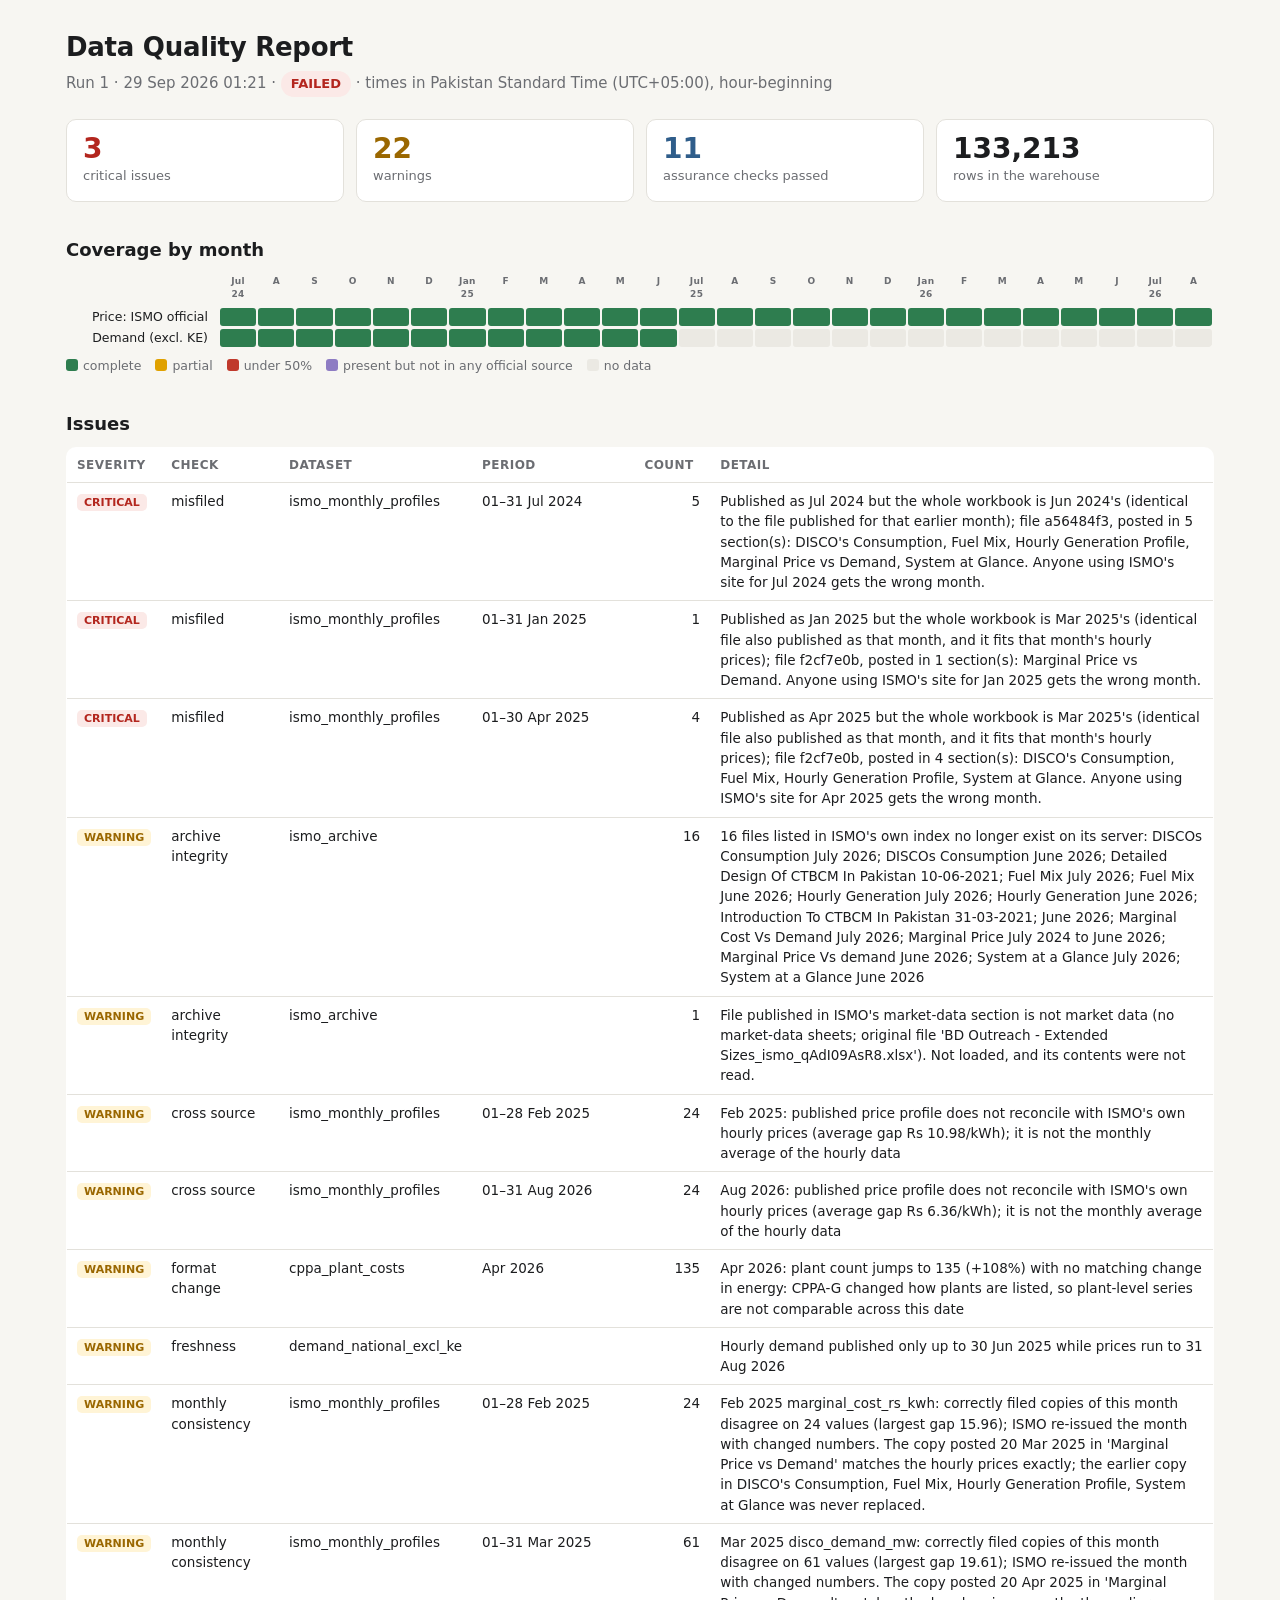
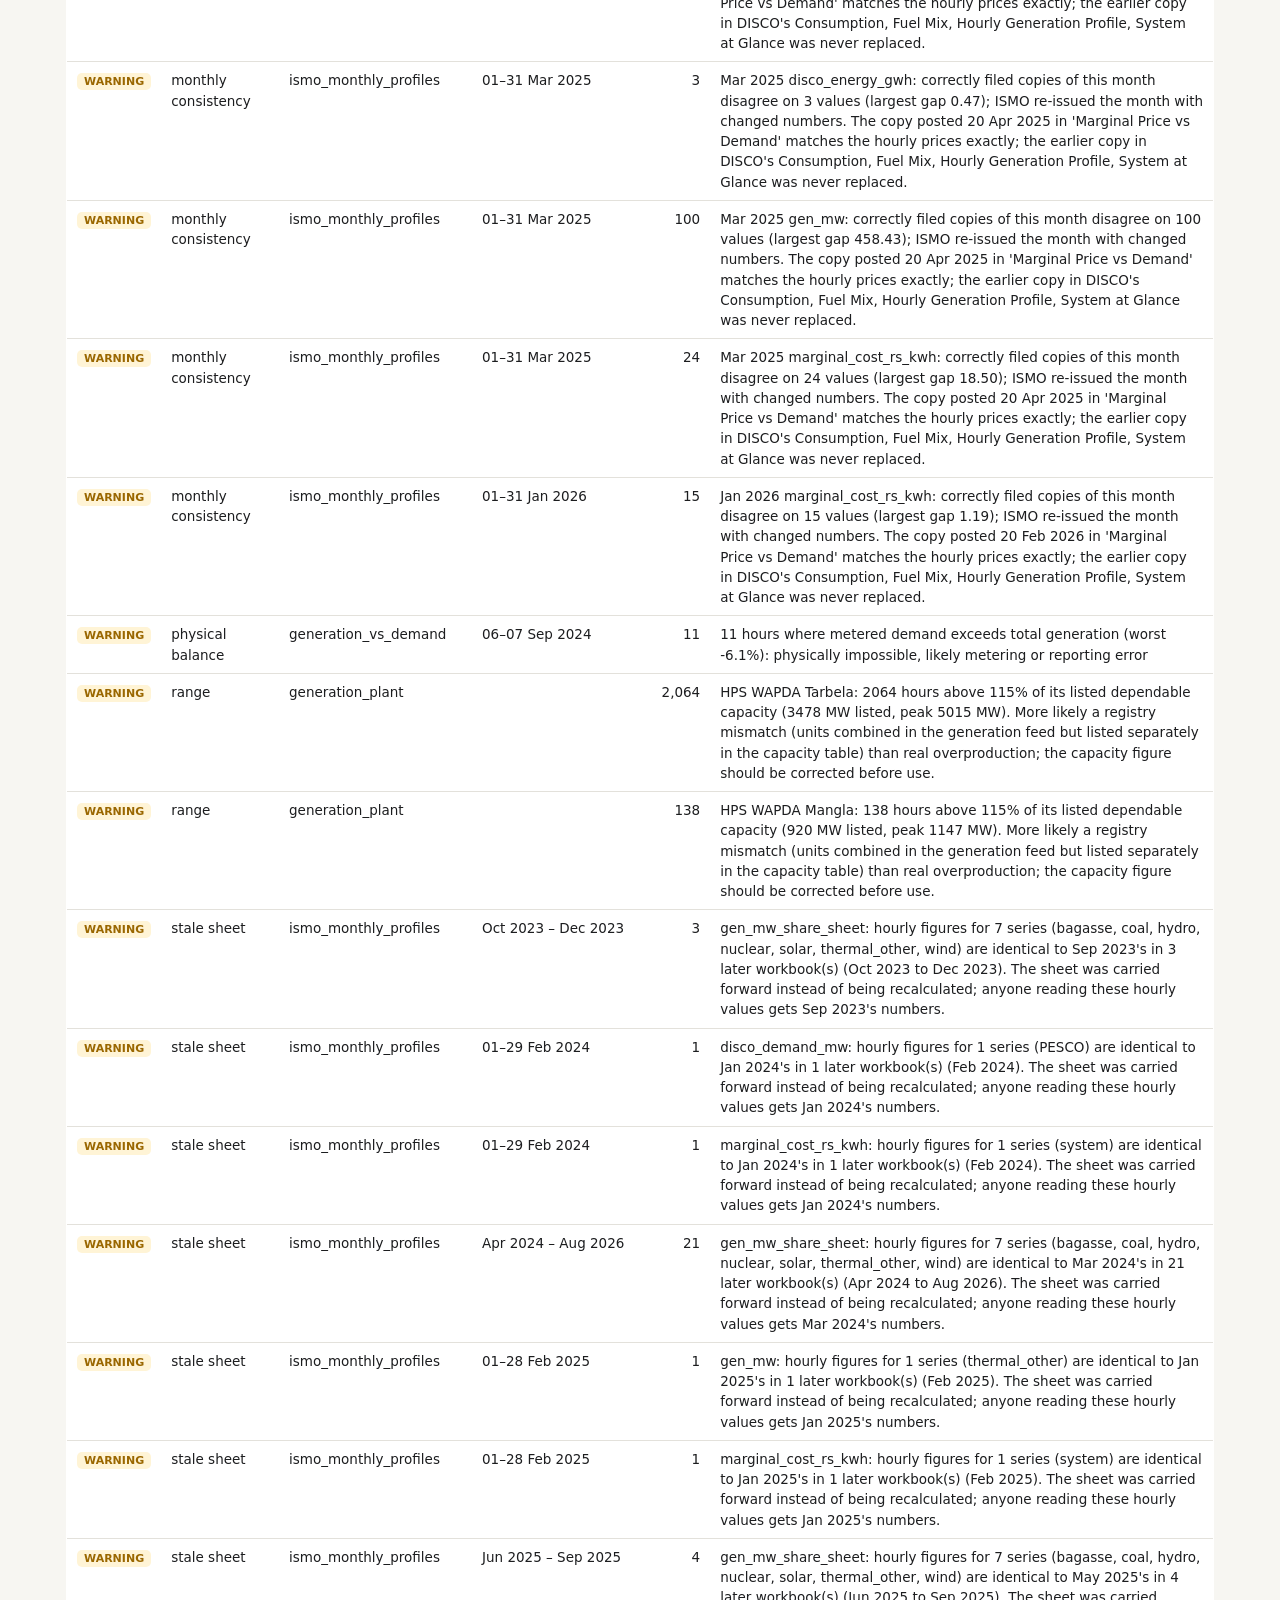
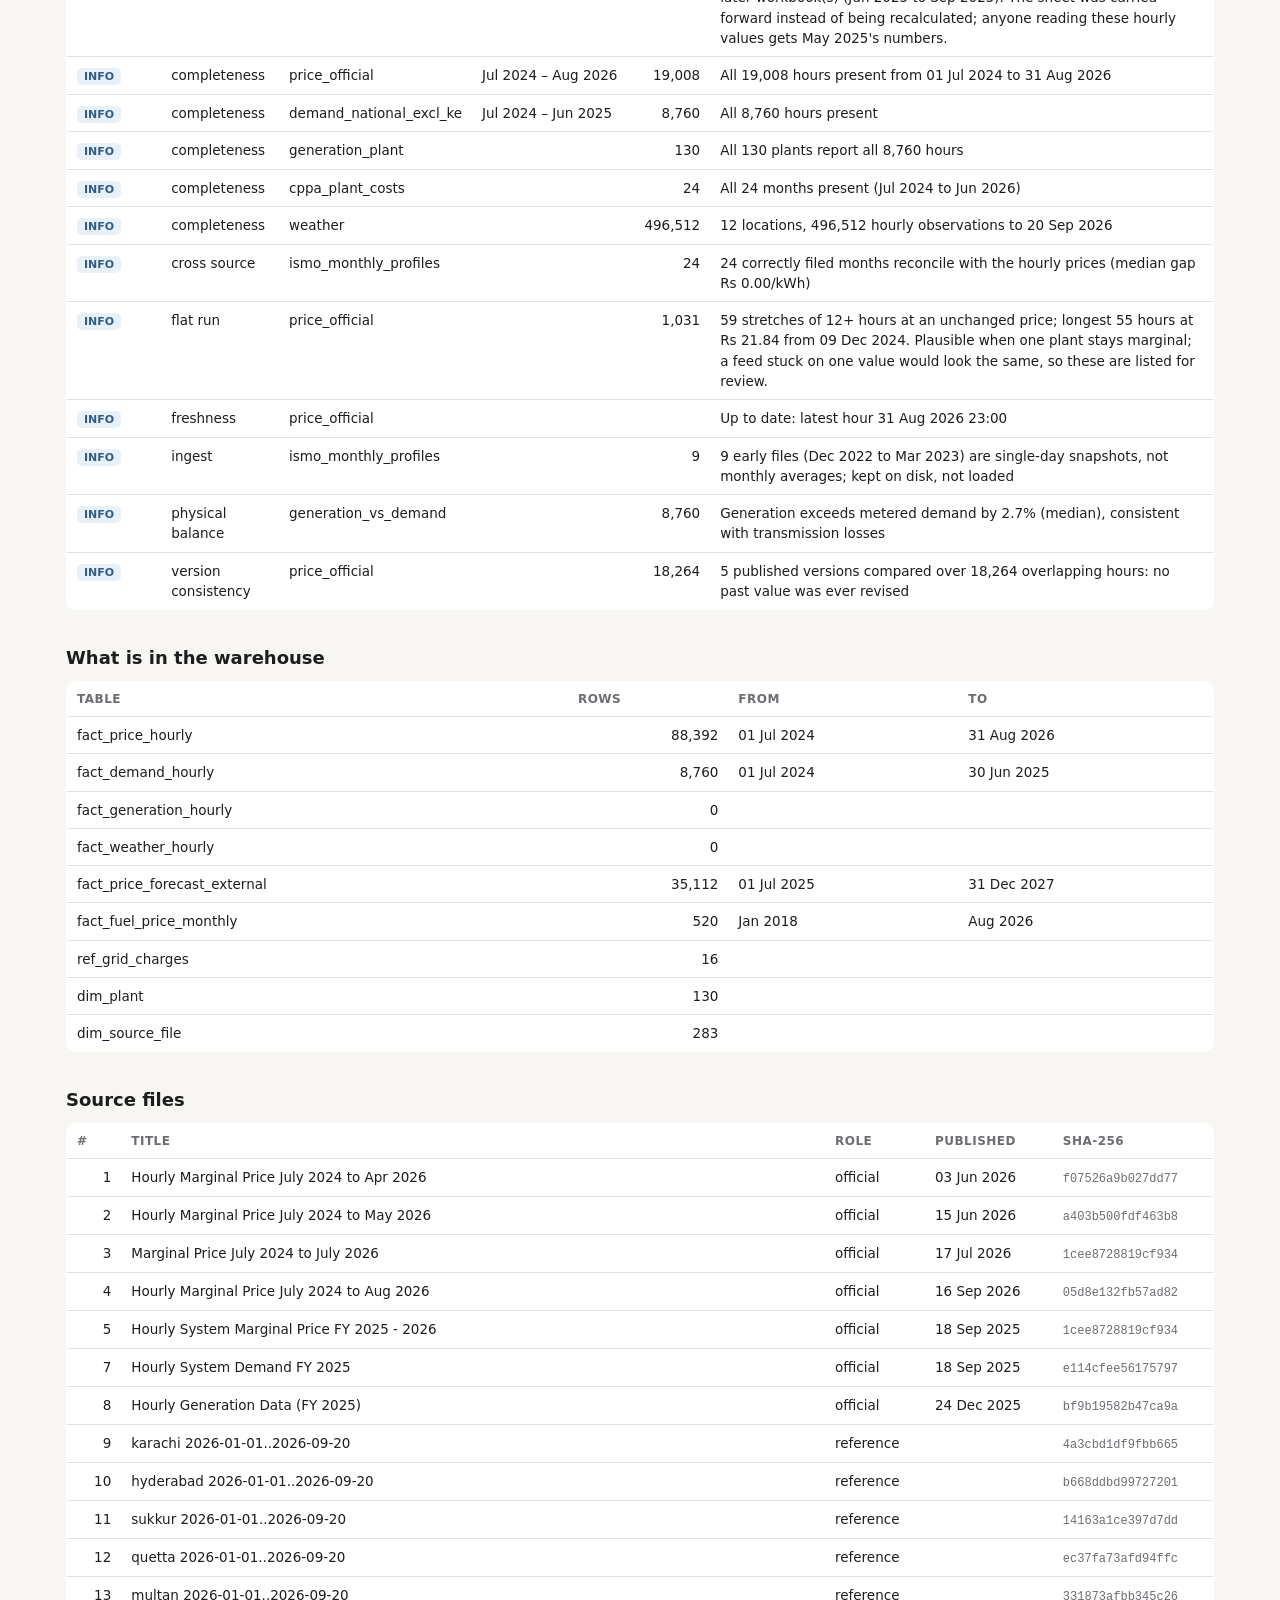
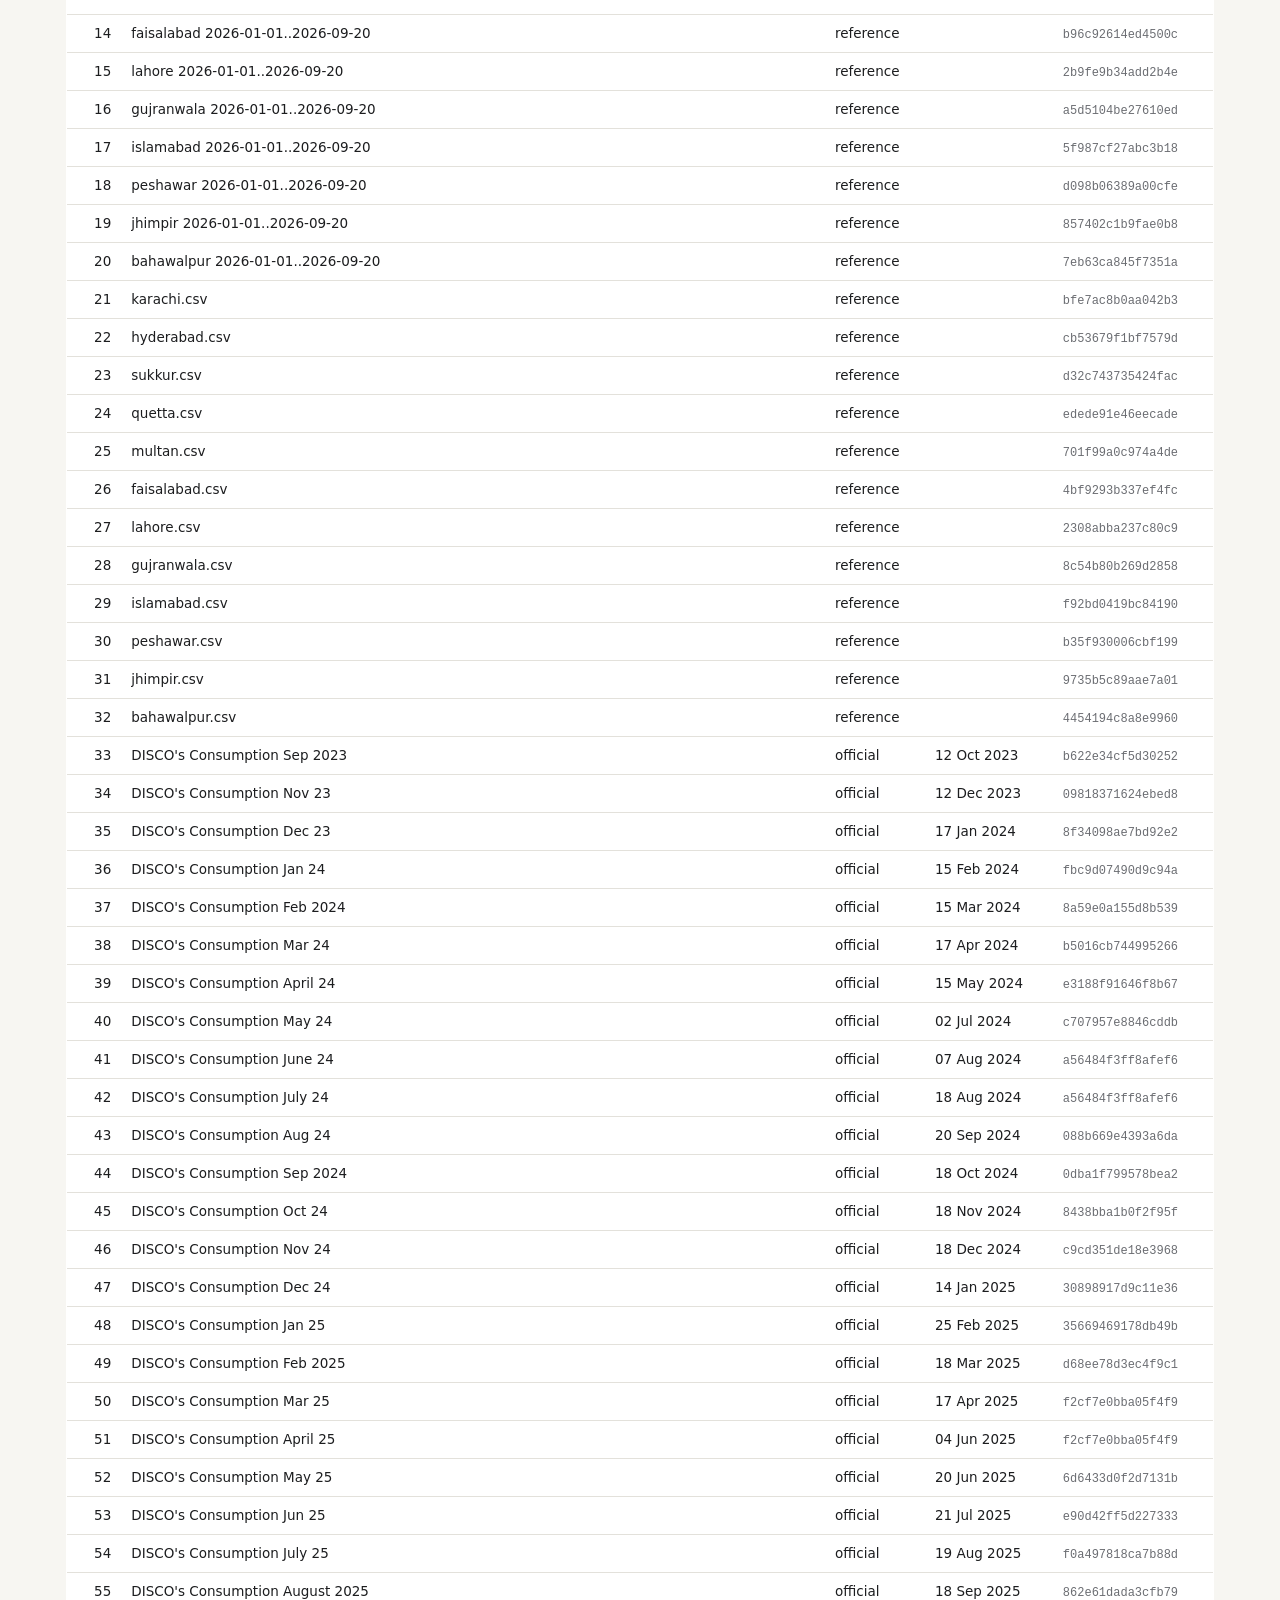
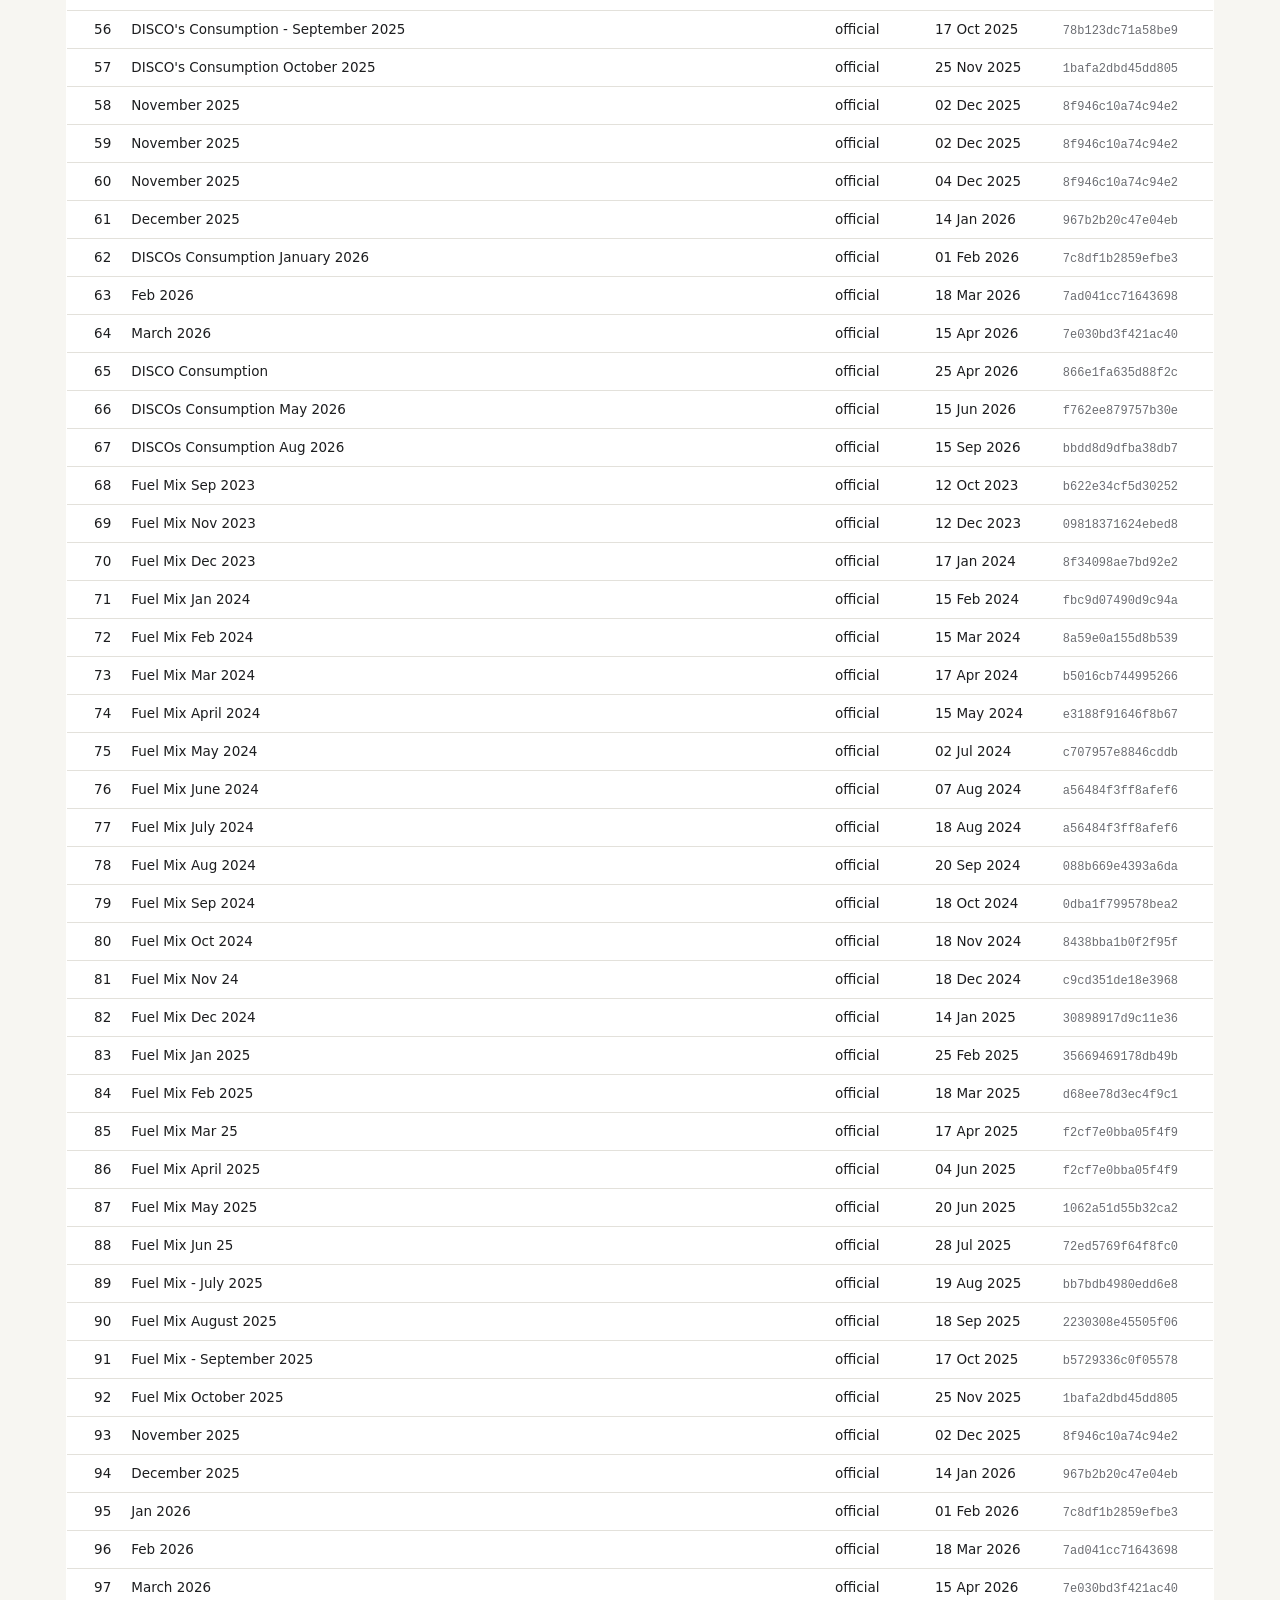
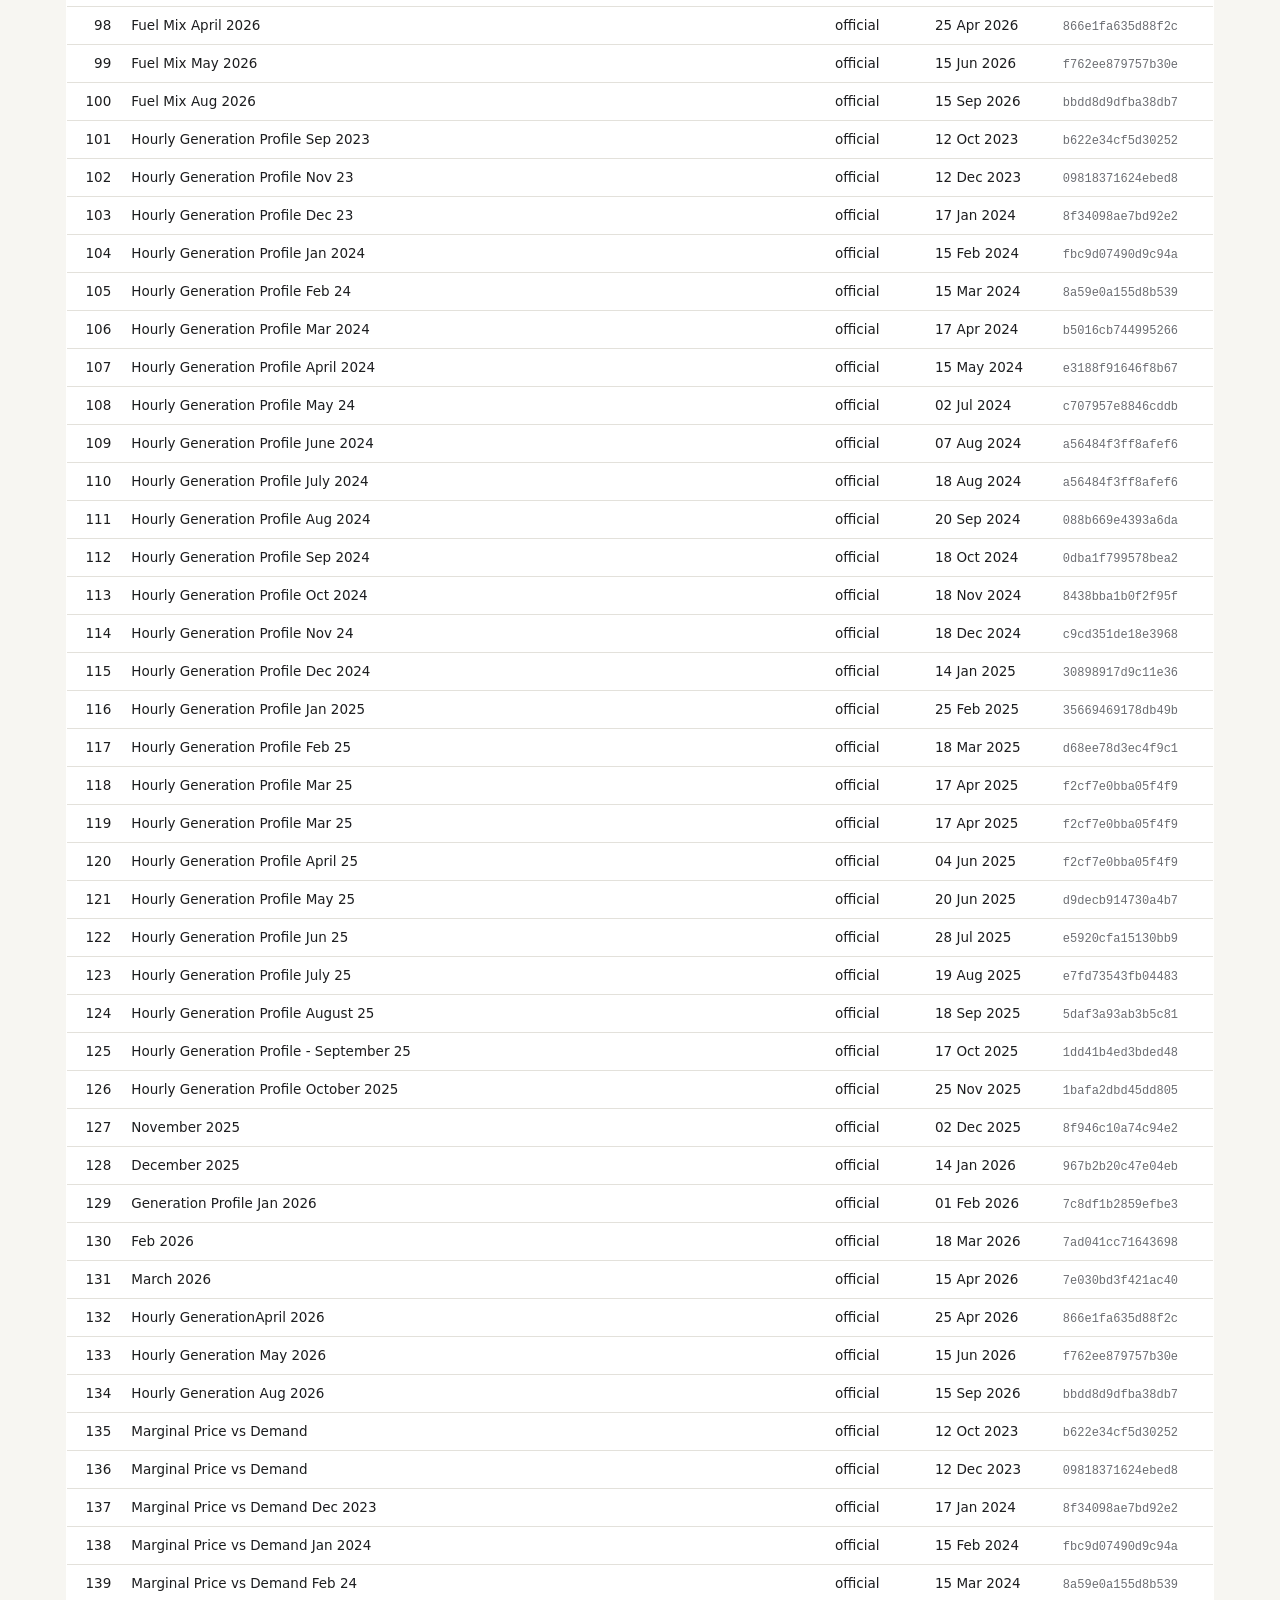
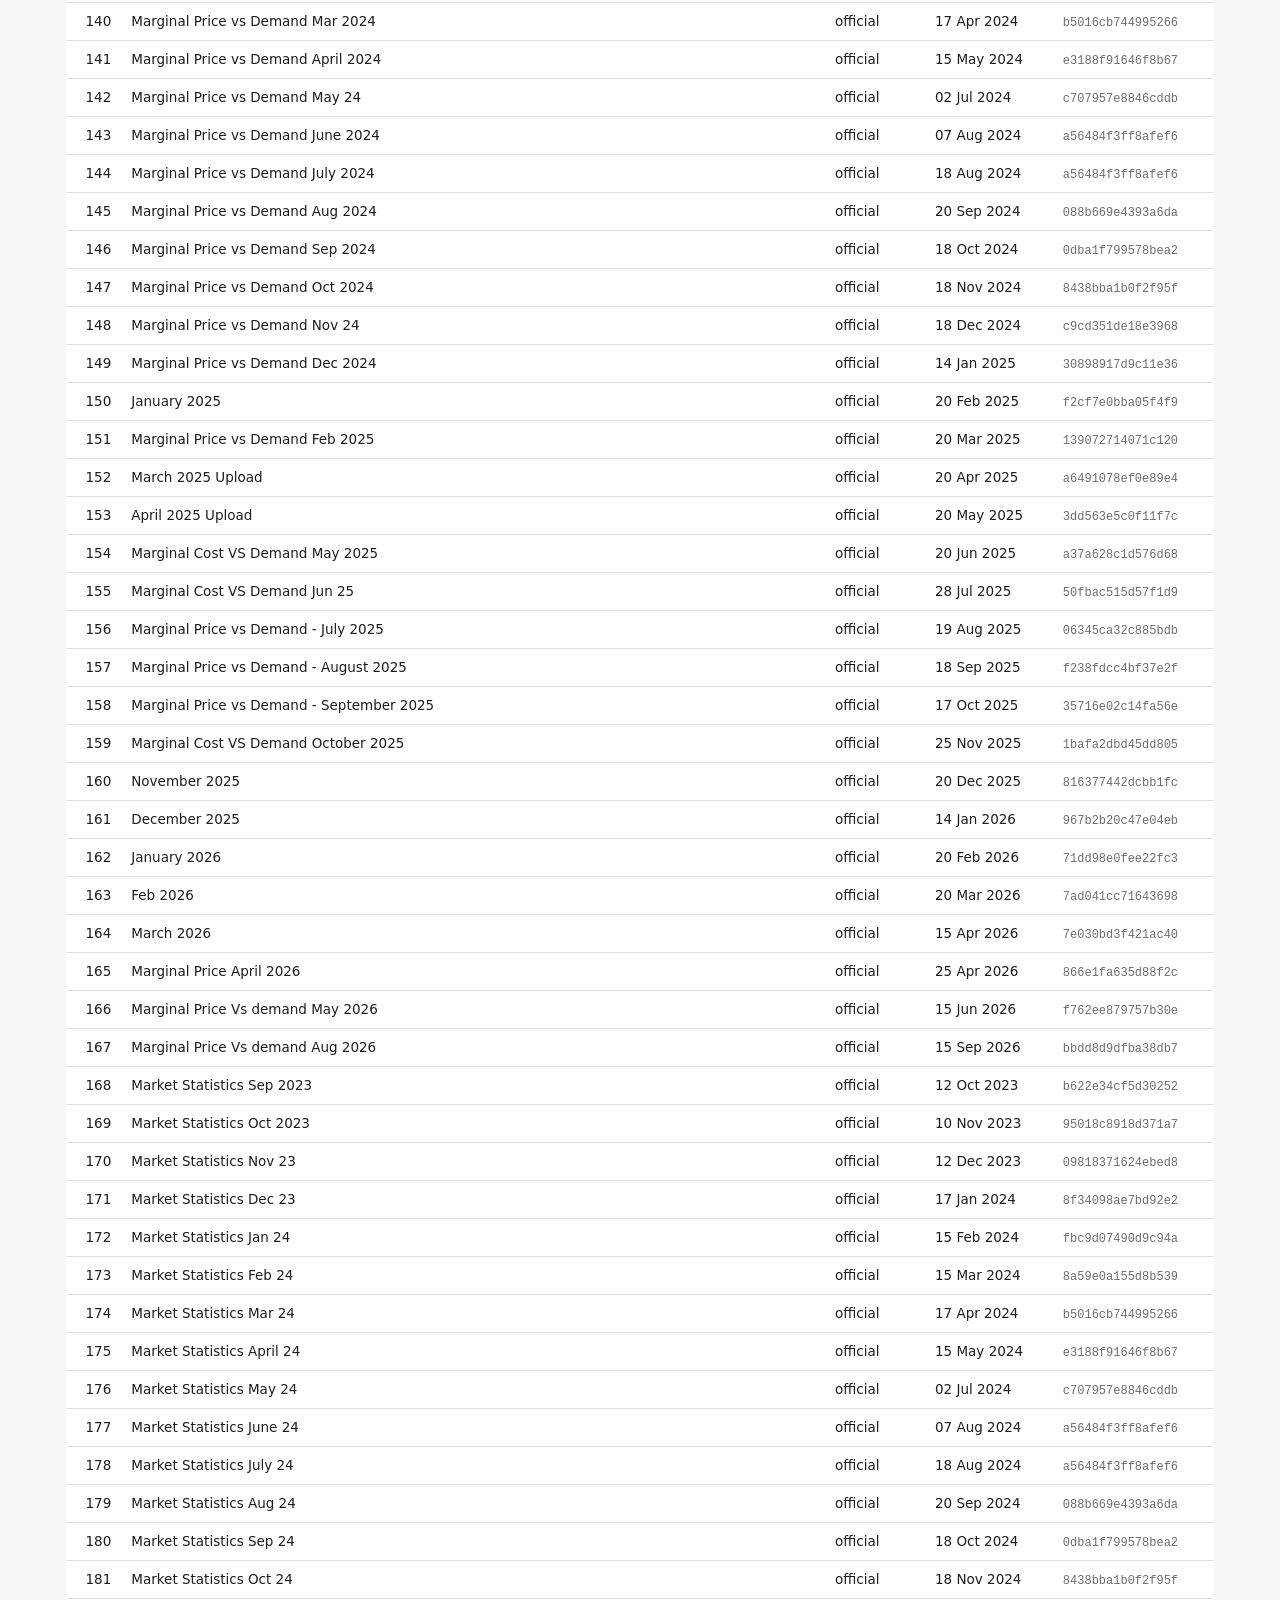
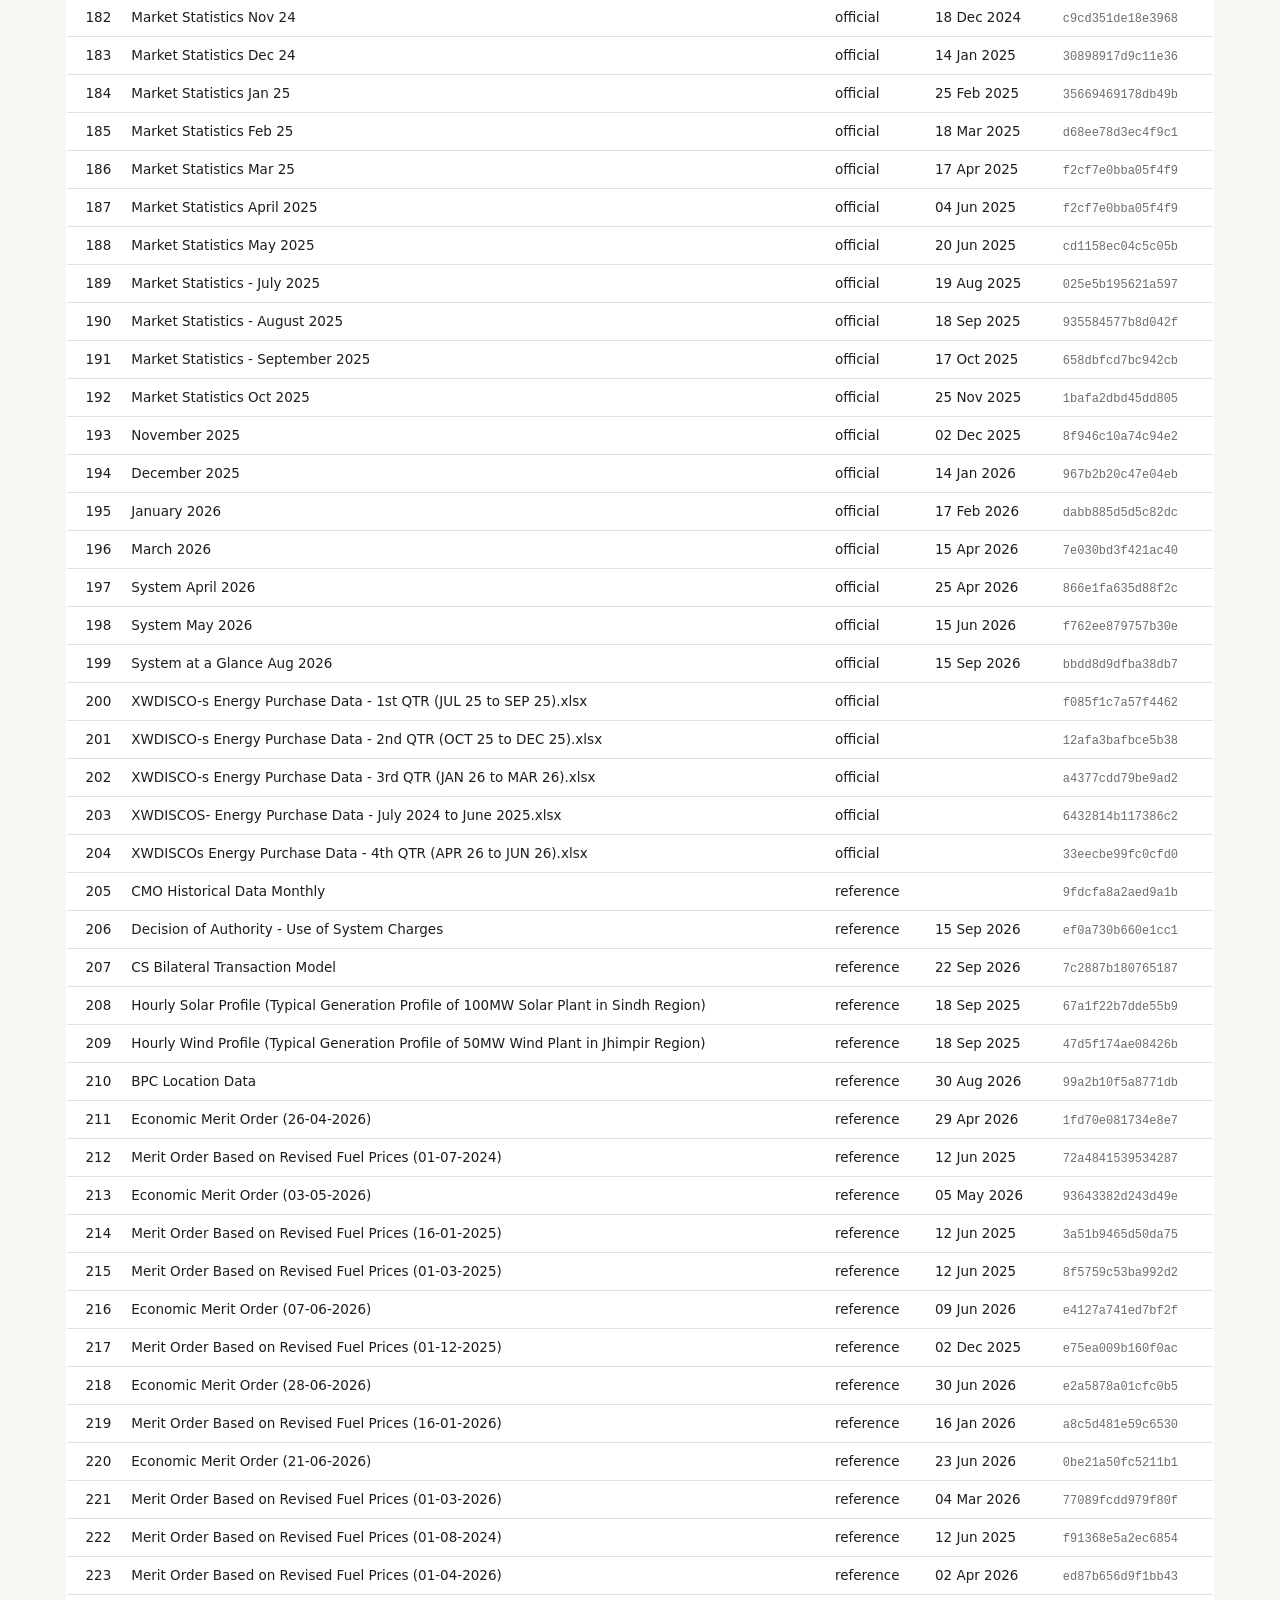
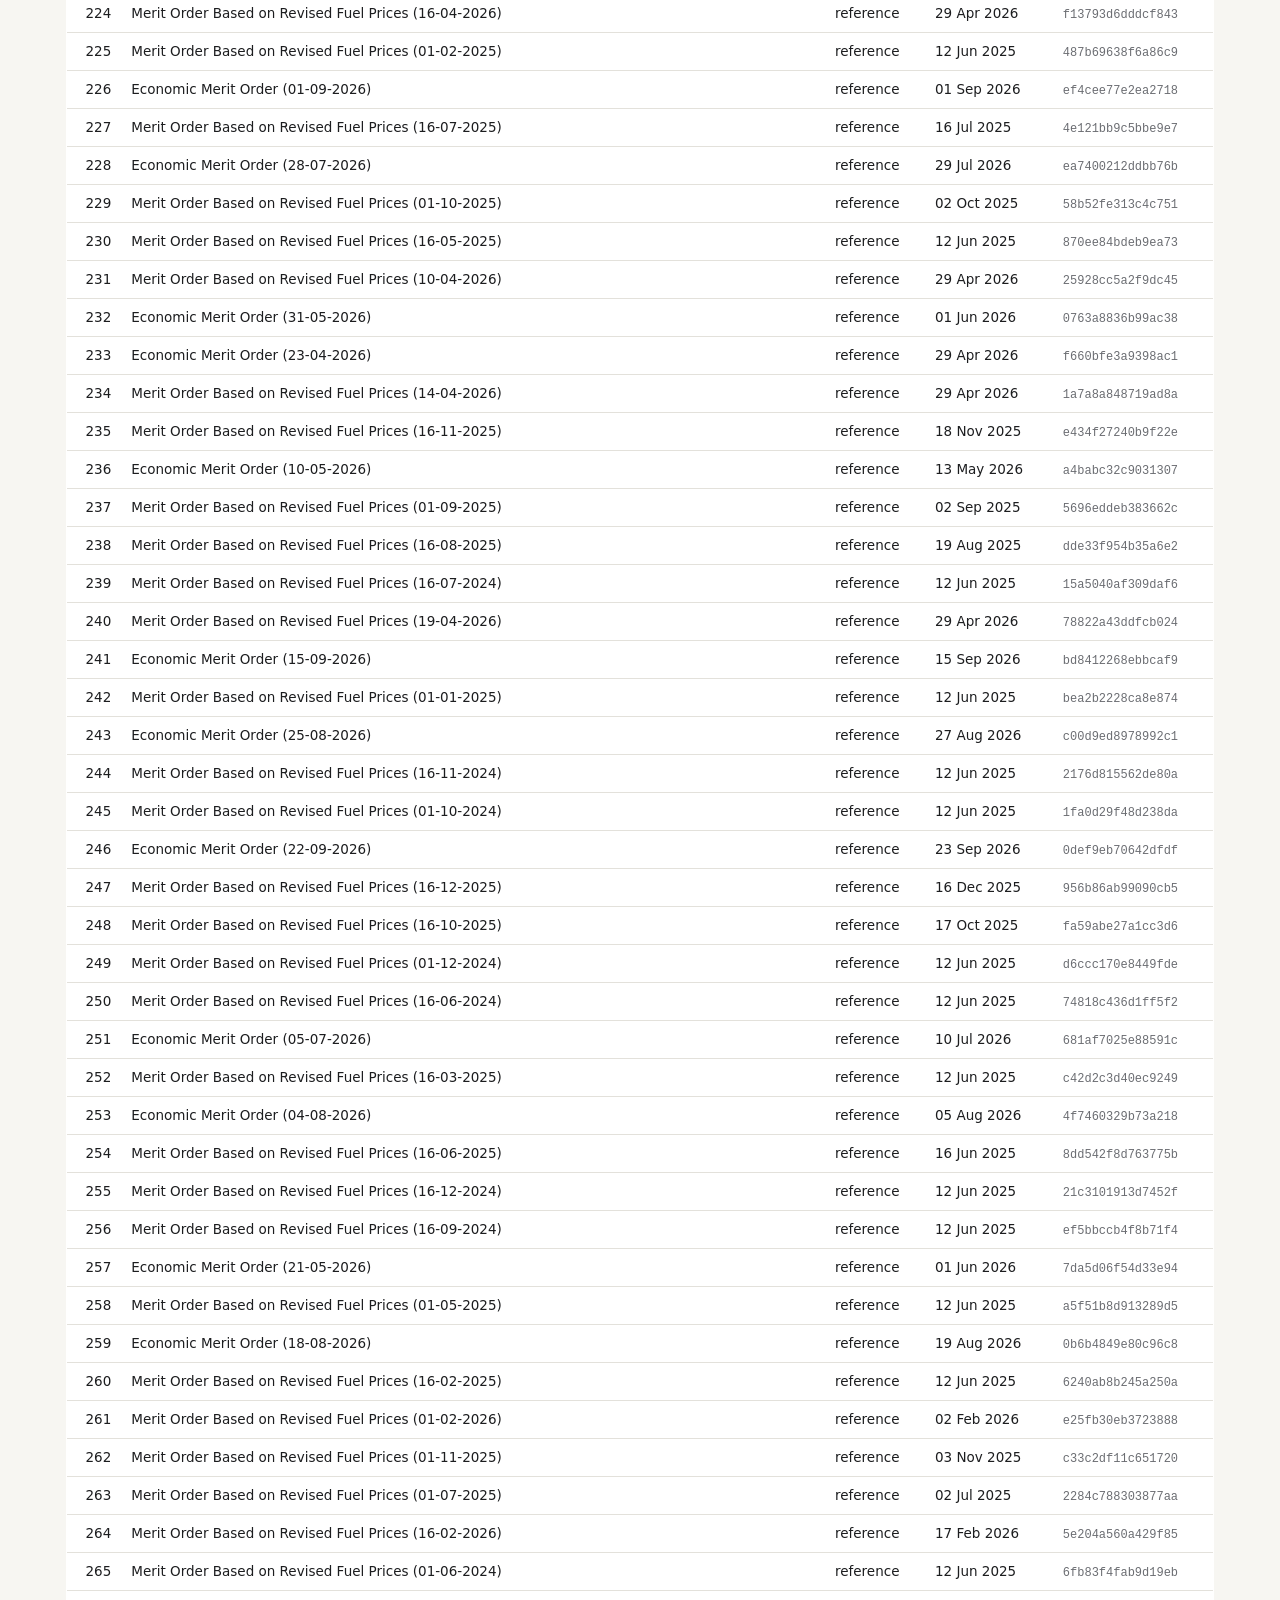
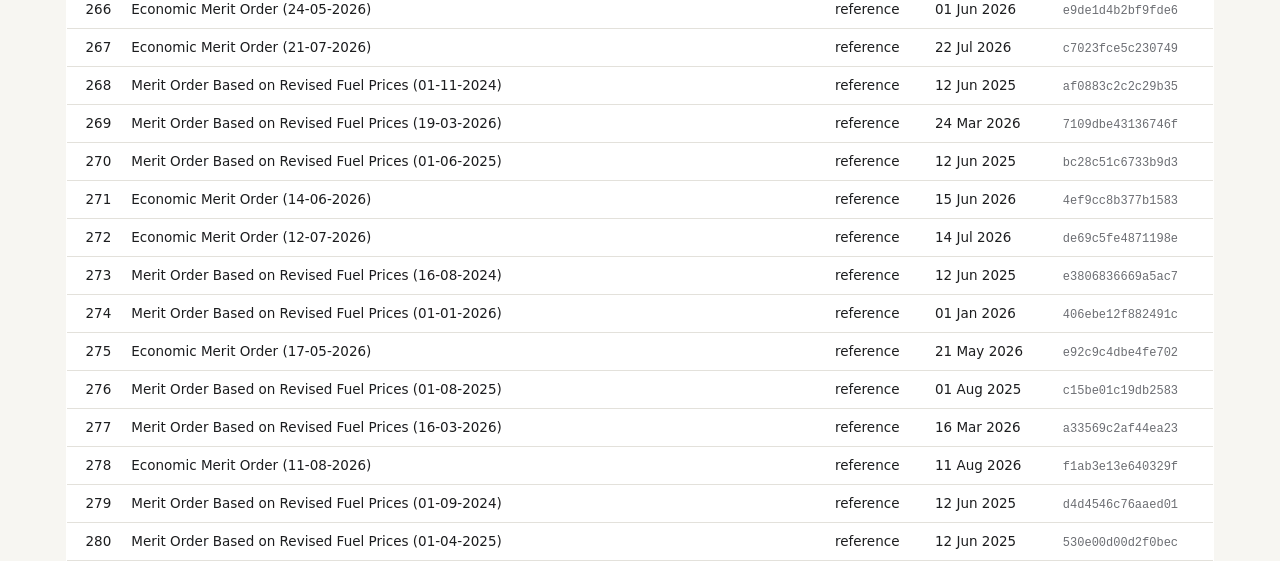
<file: reports/data_quality_run1_20260929_1604.html>
<!doctype html>
<html lang="en"><head><meta charset="utf-8">
<meta name="viewport" content="width=device-width, initial-scale=1">
<title>Data Quality Report</title>
<style>
:root{--bg:#f7f6f2;--card:#fff;--ink:#1c1d1f;--muted:#6b6d72;--line:#e3e1db;
--crit:#b3261e;--crit-bg:#fbe9e7;--warn:#9a6700;--warn-bg:#fff4d6;--info:#2f5d8a;--info-bg:#e8f0f8;
--ok:#2e7d4f;--c100:#2e7d4f;--c50:#e0a100;--c0:#c0392b;--cnone:#ebe9e3;--cext:#8e7cc3}
@media (prefers-color-scheme:dark){:root:not([data-theme="light"]){--bg:#15161a;--card:#1d1f24;--ink:#e8e6e1;
--muted:#9a9ca3;--line:#2c2f36;--crit-bg:#3a1d1b;--warn-bg:#352c14;--info-bg:#1a2835;--cnone:#2a2c31}}
*{box-sizing:border-box}body{margin:0;background:var(--bg);color:var(--ink);
font:15px/1.5 "Segoe UI",system-ui,-apple-system,sans-serif}
main{max-width:1180px;margin:0 auto;padding:28px 16px 60px}
h1{font-size:26px;margin:0 0 4px;letter-spacing:-.01em}h2{font-size:18px;margin:34px 0 10px}
.sub{color:var(--muted);margin:0 0 22px}
.status{display:inline-block;padding:3px 10px;border-radius:99px;font-weight:600;font-size:13px}
.passed{background:#e3f3e8;color:var(--ok)}.failed{background:var(--crit-bg);color:var(--crit)}
.cards{display:grid;grid-template-columns:repeat(auto-fit,minmax(170px,1fr));gap:12px}
.card{background:var(--card);border:1px solid var(--line);border-radius:10px;padding:14px 16px}
.card b{display:block;font-size:28px;line-height:1.1}.card span{color:var(--muted);font-size:13px}
.card.crit b{color:var(--crit)}.card.warn b{color:var(--warn)}.card.info b{color:var(--info)}
table{width:100%;border-collapse:collapse;background:var(--card);border:1px solid var(--line);border-radius:10px;overflow:hidden}
th,td{text-align:left;padding:8px 10px;border-bottom:1px solid var(--line);vertical-align:top;font-size:13.5px}
td.per{white-space:nowrap}th{font-size:12px;text-transform:uppercase;letter-spacing:.04em;color:var(--muted);font-weight:600}
tr:last-child td{border-bottom:0}td.num{text-align:right;font-variant-numeric:tabular-nums;white-space:nowrap}
.sev{font-size:11px;font-weight:700;text-transform:uppercase;padding:2px 7px;border-radius:5px;white-space:nowrap}
.sev.critical{background:var(--crit-bg);color:var(--crit)}.sev.warning{background:var(--warn-bg);color:var(--warn)}
.sev.info{background:var(--info-bg);color:var(--info)}
.scroll{overflow-x:auto}.grid{border-collapse:separate;border-spacing:2px;border:0;background:none;table-layout:fixed;min-width:760px}.grid col.labc{width:150px}
.grid td,.grid th{border:0;padding:0}.grid th{font-size:9px;overflow:hidden;text-align:center;padding:0 0 4px;text-transform:none}
.grid td.lab{font-size:12.5px;padding-right:10px;white-space:nowrap;text-align:right;color:var(--ink)}
.cell{width:100%;height:18px;border-radius:3px;background:var(--cnone)}
.legend{display:flex;gap:14px;flex-wrap:wrap;font-size:12.5px;color:var(--muted);margin:8px 0 0}
.legend i{display:inline-block;width:12px;height:12px;border-radius:3px;margin-right:5px;vertical-align:-1px}
code{font-size:12px;color:var(--muted)}
</style></head><body><main>
<h1>Data Quality Report</h1>
<p class="sub">Run 1 &middot; 29 Sep 2026 01:21 &middot; <span class="status failed">FAILED</span>
&middot; times in Pakistan Standard Time (UTC+05:00), hour-beginning</p>

<div class="cards">
 <div class="card crit"><b>3</b><span>critical issues</span></div>
 <div class="card warn"><b>22</b><span>warnings</span></div>
 <div class="card info"><b>11</b><span>assurance checks passed</span></div>
 <div class="card"><b>133,213</b><span>rows in the warehouse</span></div>
</div>

<h2>Coverage by month</h2>
<div class="scroll"><table class="grid"><col class="labc">
<tr><th></th><th>Jul<br>24</th><th>A</th><th>S</th><th>O</th><th>N</th><th>D</th><th>Jan<br>25</th><th>F</th><th>M</th><th>A</th><th>M</th><th>J</th><th>Jul<br>25</th><th>A</th><th>S</th><th>O</th><th>N</th><th>D</th><th>Jan<br>26</th><th>F</th><th>M</th><th>A</th><th>M</th><th>J</th><th>Jul<br>26</th><th>A</th></tr>
<tr><td class="lab">Price: ISMO official</td>
<td><div class="cell" style="background:var(--c100)" title="Jul 2024: 744 of 744 hours"></div></td><td><div class="cell" style="background:var(--c100)" title="Aug 2024: 744 of 744 hours"></div></td><td><div class="cell" style="background:var(--c100)" title="Sep 2024: 720 of 720 hours"></div></td><td><div class="cell" style="background:var(--c100)" title="Oct 2024: 744 of 744 hours"></div></td><td><div class="cell" style="background:var(--c100)" title="Nov 2024: 720 of 720 hours"></div></td><td><div class="cell" style="background:var(--c100)" title="Dec 2024: 744 of 744 hours"></div></td><td><div class="cell" style="background:var(--c100)" title="Jan 2025: 744 of 744 hours"></div></td><td><div class="cell" style="background:var(--c100)" title="Feb 2025: 672 of 672 hours"></div></td><td><div class="cell" style="background:var(--c100)" title="Mar 2025: 744 of 744 hours"></div></td><td><div class="cell" style="background:var(--c100)" title="Apr 2025: 720 of 720 hours"></div></td><td><div class="cell" style="background:var(--c100)" title="May 2025: 744 of 744 hours"></div></td><td><div class="cell" style="background:var(--c100)" title="Jun 2025: 720 of 720 hours"></div></td><td><div class="cell" style="background:var(--c100)" title="Jul 2025: 744 of 744 hours"></div></td><td><div class="cell" style="background:var(--c100)" title="Aug 2025: 744 of 744 hours"></div></td><td><div class="cell" style="background:var(--c100)" title="Sep 2025: 720 of 720 hours"></div></td><td><div class="cell" style="background:var(--c100)" title="Oct 2025: 744 of 744 hours"></div></td><td><div class="cell" style="background:var(--c100)" title="Nov 2025: 720 of 720 hours"></div></td><td><div class="cell" style="background:var(--c100)" title="Dec 2025: 744 of 744 hours"></div></td><td><div class="cell" style="background:var(--c100)" title="Jan 2026: 744 of 744 hours"></div></td><td><div class="cell" style="background:var(--c100)" title="Feb 2026: 672 of 672 hours"></div></td><td><div class="cell" style="background:var(--c100)" title="Mar 2026: 744 of 744 hours"></div></td><td><div class="cell" style="background:var(--c100)" title="Apr 2026: 720 of 720 hours"></div></td><td><div class="cell" style="background:var(--c100)" title="May 2026: 744 of 744 hours"></div></td><td><div class="cell" style="background:var(--c100)" title="Jun 2026: 720 of 720 hours"></div></td><td><div class="cell" style="background:var(--c100)" title="Jul 2026: 744 of 744 hours"></div></td><td><div class="cell" style="background:var(--c100)" title="Aug 2026: 744 of 744 hours"></div></td></tr><tr><td class="lab">Demand (excl. KE)</td>
<td><div class="cell" style="background:var(--c100)" title="Jul 2024: 744 of 744 hours"></div></td><td><div class="cell" style="background:var(--c100)" title="Aug 2024: 744 of 744 hours"></div></td><td><div class="cell" style="background:var(--c100)" title="Sep 2024: 720 of 720 hours"></div></td><td><div class="cell" style="background:var(--c100)" title="Oct 2024: 744 of 744 hours"></div></td><td><div class="cell" style="background:var(--c100)" title="Nov 2024: 720 of 720 hours"></div></td><td><div class="cell" style="background:var(--c100)" title="Dec 2024: 744 of 744 hours"></div></td><td><div class="cell" style="background:var(--c100)" title="Jan 2025: 744 of 744 hours"></div></td><td><div class="cell" style="background:var(--c100)" title="Feb 2025: 672 of 672 hours"></div></td><td><div class="cell" style="background:var(--c100)" title="Mar 2025: 744 of 744 hours"></div></td><td><div class="cell" style="background:var(--c100)" title="Apr 2025: 720 of 720 hours"></div></td><td><div class="cell" style="background:var(--c100)" title="May 2025: 744 of 744 hours"></div></td><td><div class="cell" style="background:var(--c100)" title="Jun 2025: 720 of 720 hours"></div></td><td><div class="cell" style="background:var(--cnone)" title="Jul 2025: 0 of 744 hours"></div></td><td><div class="cell" style="background:var(--cnone)" title="Aug 2025: 0 of 744 hours"></div></td><td><div class="cell" style="background:var(--cnone)" title="Sep 2025: 0 of 720 hours"></div></td><td><div class="cell" style="background:var(--cnone)" title="Oct 2025: 0 of 744 hours"></div></td><td><div class="cell" style="background:var(--cnone)" title="Nov 2025: 0 of 720 hours"></div></td><td><div class="cell" style="background:var(--cnone)" title="Dec 2025: 0 of 744 hours"></div></td><td><div class="cell" style="background:var(--cnone)" title="Jan 2026: 0 of 744 hours"></div></td><td><div class="cell" style="background:var(--cnone)" title="Feb 2026: 0 of 672 hours"></div></td><td><div class="cell" style="background:var(--cnone)" title="Mar 2026: 0 of 744 hours"></div></td><td><div class="cell" style="background:var(--cnone)" title="Apr 2026: 0 of 720 hours"></div></td><td><div class="cell" style="background:var(--cnone)" title="May 2026: 0 of 744 hours"></div></td><td><div class="cell" style="background:var(--cnone)" title="Jun 2026: 0 of 720 hours"></div></td><td><div class="cell" style="background:var(--cnone)" title="Jul 2026: 0 of 744 hours"></div></td><td><div class="cell" style="background:var(--cnone)" title="Aug 2026: 0 of 744 hours"></div></td></tr>
</table></div>
<div class="legend"><span><i style="background:var(--c100)"></i>complete</span><span><i style="background:var(--c50)"></i>partial</span>
<span><i style="background:var(--c0)"></i>under 50%</span><span><i style="background:var(--cext)"></i>present but not in any official source</span>
<span><i style="background:var(--cnone)"></i>no data</span></div>

<h2>Issues</h2>
<table><tr><th>Severity</th><th>Check</th><th>Dataset</th><th>Period</th><th>Count</th><th>Detail</th></tr>
<tr><td><span class="sev critical">critical</span></td><td>misfiled</td>
<td>ismo_monthly_profiles</td><td class="per">01–31 Jul 2024</td><td class="num">5</td><td>Published as Jul 2024 but the whole workbook is Jun 2024's (identical to the file published for that earlier month); file a56484f3, posted in 5 section(s): DISCO's Consumption, Fuel Mix, Hourly Generation Profile, Marginal Price vs Demand, System at Glance. Anyone using ISMO's site for Jul 2024 gets the wrong month.</td></tr><tr><td><span class="sev critical">critical</span></td><td>misfiled</td>
<td>ismo_monthly_profiles</td><td class="per">01–31 Jan 2025</td><td class="num">1</td><td>Published as Jan 2025 but the whole workbook is Mar 2025's (identical file also published as that month, and it fits that month's hourly prices); file f2cf7e0b, posted in 1 section(s): Marginal Price vs Demand. Anyone using ISMO's site for Jan 2025 gets the wrong month.</td></tr><tr><td><span class="sev critical">critical</span></td><td>misfiled</td>
<td>ismo_monthly_profiles</td><td class="per">01–30 Apr 2025</td><td class="num">4</td><td>Published as Apr 2025 but the whole workbook is Mar 2025's (identical file also published as that month, and it fits that month's hourly prices); file f2cf7e0b, posted in 4 section(s): DISCO's Consumption, Fuel Mix, Hourly Generation Profile, System at Glance. Anyone using ISMO's site for Apr 2025 gets the wrong month.</td></tr><tr><td><span class="sev warning">warning</span></td><td>archive integrity</td>
<td>ismo_archive</td><td class="per"></td><td class="num">16</td><td>16 files listed in ISMO's own index no longer exist on its server: DISCOs Consumption July 2026; DISCOs Consumption June 2026; Detailed Design Of CTBCM In Pakistan 10-06-2021; Fuel Mix July 2026; Fuel Mix June 2026; Hourly Generation July 2026; Hourly Generation June 2026; Introduction To CTBCM In Pakistan 31-03-2021; June 2026; Marginal Cost Vs Demand July 2026; Marginal Price July 2024 to June 2026; Marginal Price Vs demand June 2026; System at a Glance July 2026; System at a Glance June 2026</td></tr><tr><td><span class="sev warning">warning</span></td><td>archive integrity</td>
<td>ismo_archive</td><td class="per"></td><td class="num">1</td><td>File published in ISMO's market-data section is not market data (no market-data sheets; original file 'BD Outreach - Extended Sizes_ismo_qAdI09AsR8.xlsx'). Not loaded, and its contents were not read.</td></tr><tr><td><span class="sev warning">warning</span></td><td>cross source</td>
<td>ismo_monthly_profiles</td><td class="per">01–28 Feb 2025</td><td class="num">24</td><td>Feb 2025: published price profile does not reconcile with ISMO's own hourly prices (average gap Rs 10.98/kWh); it is not the monthly average of the hourly data</td></tr><tr><td><span class="sev warning">warning</span></td><td>cross source</td>
<td>ismo_monthly_profiles</td><td class="per">01–31 Aug 2026</td><td class="num">24</td><td>Aug 2026: published price profile does not reconcile with ISMO's own hourly prices (average gap Rs 6.36/kWh); it is not the monthly average of the hourly data</td></tr><tr><td><span class="sev warning">warning</span></td><td>format change</td>
<td>cppa_plant_costs</td><td class="per">Apr 2026</td><td class="num">135</td><td>Apr 2026: plant count jumps to 135 (+108%) with no matching change in energy: CPPA-G changed how plants are listed, so plant-level series are not comparable across this date</td></tr><tr><td><span class="sev warning">warning</span></td><td>freshness</td>
<td>demand_national_excl_ke</td><td class="per"></td><td class="num"></td><td>Hourly demand published only up to 30 Jun 2025 while prices run to 31 Aug 2026</td></tr><tr><td><span class="sev warning">warning</span></td><td>monthly consistency</td>
<td>ismo_monthly_profiles</td><td class="per">01–28 Feb 2025</td><td class="num">24</td><td>Feb 2025 marginal_cost_rs_kwh: correctly filed copies of this month disagree on 24 values (largest gap 15.96); ISMO re-issued the month with changed numbers. The copy posted 20 Mar 2025 in 'Marginal Price vs Demand' matches the hourly prices exactly; the earlier copy in DISCO's Consumption, Fuel Mix, Hourly Generation Profile, System at Glance was never replaced.</td></tr><tr><td><span class="sev warning">warning</span></td><td>monthly consistency</td>
<td>ismo_monthly_profiles</td><td class="per">01–31 Mar 2025</td><td class="num">61</td><td>Mar 2025 disco_demand_mw: correctly filed copies of this month disagree on 61 values (largest gap 19.61); ISMO re-issued the month with changed numbers. The copy posted 20 Apr 2025 in 'Marginal Price vs Demand' matches the hourly prices exactly; the earlier copy in DISCO's Consumption, Fuel Mix, Hourly Generation Profile, System at Glance was never replaced.</td></tr><tr><td><span class="sev warning">warning</span></td><td>monthly consistency</td>
<td>ismo_monthly_profiles</td><td class="per">01–31 Mar 2025</td><td class="num">3</td><td>Mar 2025 disco_energy_gwh: correctly filed copies of this month disagree on 3 values (largest gap 0.47); ISMO re-issued the month with changed numbers. The copy posted 20 Apr 2025 in 'Marginal Price vs Demand' matches the hourly prices exactly; the earlier copy in DISCO's Consumption, Fuel Mix, Hourly Generation Profile, System at Glance was never replaced.</td></tr><tr><td><span class="sev warning">warning</span></td><td>monthly consistency</td>
<td>ismo_monthly_profiles</td><td class="per">01–31 Mar 2025</td><td class="num">100</td><td>Mar 2025 gen_mw: correctly filed copies of this month disagree on 100 values (largest gap 458.43); ISMO re-issued the month with changed numbers. The copy posted 20 Apr 2025 in 'Marginal Price vs Demand' matches the hourly prices exactly; the earlier copy in DISCO's Consumption, Fuel Mix, Hourly Generation Profile, System at Glance was never replaced.</td></tr><tr><td><span class="sev warning">warning</span></td><td>monthly consistency</td>
<td>ismo_monthly_profiles</td><td class="per">01–31 Mar 2025</td><td class="num">24</td><td>Mar 2025 marginal_cost_rs_kwh: correctly filed copies of this month disagree on 24 values (largest gap 18.50); ISMO re-issued the month with changed numbers. The copy posted 20 Apr 2025 in 'Marginal Price vs Demand' matches the hourly prices exactly; the earlier copy in DISCO's Consumption, Fuel Mix, Hourly Generation Profile, System at Glance was never replaced.</td></tr><tr><td><span class="sev warning">warning</span></td><td>monthly consistency</td>
<td>ismo_monthly_profiles</td><td class="per">01–31 Jan 2026</td><td class="num">15</td><td>Jan 2026 marginal_cost_rs_kwh: correctly filed copies of this month disagree on 15 values (largest gap 1.19); ISMO re-issued the month with changed numbers. The copy posted 20 Feb 2026 in 'Marginal Price vs Demand' matches the hourly prices exactly; the earlier copy in DISCO's Consumption, Fuel Mix, Hourly Generation Profile, System at Glance was never replaced.</td></tr><tr><td><span class="sev warning">warning</span></td><td>physical balance</td>
<td>generation_vs_demand</td><td class="per">06–07 Sep 2024</td><td class="num">11</td><td>11 hours where metered demand exceeds total generation (worst -6.1%): physically impossible, likely metering or reporting error</td></tr><tr><td><span class="sev warning">warning</span></td><td>range</td>
<td>generation_plant</td><td class="per"></td><td class="num">2,064</td><td>HPS WAPDA Tarbela: 2064 hours above 115% of its listed dependable capacity (3478 MW listed, peak 5015 MW). More likely a registry mismatch (units combined in the generation feed but listed separately in the capacity table) than real overproduction; the capacity figure should be corrected before use.</td></tr><tr><td><span class="sev warning">warning</span></td><td>range</td>
<td>generation_plant</td><td class="per"></td><td class="num">138</td><td>HPS WAPDA Mangla: 138 hours above 115% of its listed dependable capacity (920 MW listed, peak 1147 MW). More likely a registry mismatch (units combined in the generation feed but listed separately in the capacity table) than real overproduction; the capacity figure should be corrected before use.</td></tr><tr><td><span class="sev warning">warning</span></td><td>stale sheet</td>
<td>ismo_monthly_profiles</td><td class="per">Oct 2023 – Dec 2023</td><td class="num">3</td><td>gen_mw_share_sheet: hourly figures for 7 series (bagasse, coal, hydro, nuclear, solar, thermal_other, wind) are identical to Sep 2023's in 3 later workbook(s) (Oct 2023 to Dec 2023). The sheet was carried forward instead of being recalculated; anyone reading these hourly values gets Sep 2023's numbers.</td></tr><tr><td><span class="sev warning">warning</span></td><td>stale sheet</td>
<td>ismo_monthly_profiles</td><td class="per">01–29 Feb 2024</td><td class="num">1</td><td>disco_demand_mw: hourly figures for 1 series (PESCO) are identical to Jan 2024's in 1 later workbook(s) (Feb 2024). The sheet was carried forward instead of being recalculated; anyone reading these hourly values gets Jan 2024's numbers.</td></tr><tr><td><span class="sev warning">warning</span></td><td>stale sheet</td>
<td>ismo_monthly_profiles</td><td class="per">01–29 Feb 2024</td><td class="num">1</td><td>marginal_cost_rs_kwh: hourly figures for 1 series (system) are identical to Jan 2024's in 1 later workbook(s) (Feb 2024). The sheet was carried forward instead of being recalculated; anyone reading these hourly values gets Jan 2024's numbers.</td></tr><tr><td><span class="sev warning">warning</span></td><td>stale sheet</td>
<td>ismo_monthly_profiles</td><td class="per">Apr 2024 – Aug 2026</td><td class="num">21</td><td>gen_mw_share_sheet: hourly figures for 7 series (bagasse, coal, hydro, nuclear, solar, thermal_other, wind) are identical to Mar 2024's in 21 later workbook(s) (Apr 2024 to Aug 2026). The sheet was carried forward instead of being recalculated; anyone reading these hourly values gets Mar 2024's numbers.</td></tr><tr><td><span class="sev warning">warning</span></td><td>stale sheet</td>
<td>ismo_monthly_profiles</td><td class="per">01–28 Feb 2025</td><td class="num">1</td><td>gen_mw: hourly figures for 1 series (thermal_other) are identical to Jan 2025's in 1 later workbook(s) (Feb 2025). The sheet was carried forward instead of being recalculated; anyone reading these hourly values gets Jan 2025's numbers.</td></tr><tr><td><span class="sev warning">warning</span></td><td>stale sheet</td>
<td>ismo_monthly_profiles</td><td class="per">01–28 Feb 2025</td><td class="num">1</td><td>marginal_cost_rs_kwh: hourly figures for 1 series (system) are identical to Jan 2025's in 1 later workbook(s) (Feb 2025). The sheet was carried forward instead of being recalculated; anyone reading these hourly values gets Jan 2025's numbers.</td></tr><tr><td><span class="sev warning">warning</span></td><td>stale sheet</td>
<td>ismo_monthly_profiles</td><td class="per">Jun 2025 – Sep 2025</td><td class="num">4</td><td>gen_mw_share_sheet: hourly figures for 7 series (bagasse, coal, hydro, nuclear, solar, thermal_other, wind) are identical to May 2025's in 4 later workbook(s) (Jun 2025 to Sep 2025). The sheet was carried forward instead of being recalculated; anyone reading these hourly values gets May 2025's numbers.</td></tr><tr><td><span class="sev info">info</span></td><td>completeness</td>
<td>price_official</td><td class="per">Jul 2024 – Aug 2026</td><td class="num">19,008</td><td>All 19,008 hours present from 01 Jul 2024 to 31 Aug 2026</td></tr><tr><td><span class="sev info">info</span></td><td>completeness</td>
<td>demand_national_excl_ke</td><td class="per">Jul 2024 – Jun 2025</td><td class="num">8,760</td><td>All 8,760 hours present</td></tr><tr><td><span class="sev info">info</span></td><td>completeness</td>
<td>generation_plant</td><td class="per"></td><td class="num">130</td><td>All 130 plants report all 8,760 hours</td></tr><tr><td><span class="sev info">info</span></td><td>completeness</td>
<td>cppa_plant_costs</td><td class="per"></td><td class="num">24</td><td>All 24 months present (Jul 2024 to Jun 2026)</td></tr><tr><td><span class="sev info">info</span></td><td>completeness</td>
<td>weather</td><td class="per"></td><td class="num">496,512</td><td>12 locations, 496,512 hourly observations to 20 Sep 2026</td></tr><tr><td><span class="sev info">info</span></td><td>cross source</td>
<td>ismo_monthly_profiles</td><td class="per"></td><td class="num">24</td><td>24 correctly filed months reconcile with the hourly prices (median gap Rs 0.00/kWh)</td></tr><tr><td><span class="sev info">info</span></td><td>flat run</td>
<td>price_official</td><td class="per"></td><td class="num">1,031</td><td>59 stretches of 12+ hours at an unchanged price; longest 55 hours at Rs 21.84 from 09 Dec 2024. Plausible when one plant stays marginal; a feed stuck on one value would look the same, so these are listed for review.</td></tr><tr><td><span class="sev info">info</span></td><td>freshness</td>
<td>price_official</td><td class="per"></td><td class="num"></td><td>Up to date: latest hour 31 Aug 2026 23:00</td></tr><tr><td><span class="sev info">info</span></td><td>ingest</td>
<td>ismo_monthly_profiles</td><td class="per"></td><td class="num">9</td><td>9 early files (Dec 2022 to Mar 2023) are single-day snapshots, not monthly averages; kept on disk, not loaded</td></tr><tr><td><span class="sev info">info</span></td><td>physical balance</td>
<td>generation_vs_demand</td><td class="per"></td><td class="num">8,760</td><td>Generation exceeds metered demand by 2.7% (median), consistent with transmission losses</td></tr><tr><td><span class="sev info">info</span></td><td>version consistency</td>
<td>price_official</td><td class="per"></td><td class="num">18,264</td><td>5 published versions compared over 18,264 overlapping hours: no past value was ever revised</td></tr>
</table>

<h2>What is in the warehouse</h2>
<table><tr><th>Table</th><th>Rows</th><th>From</th><th>To</th></tr>
<tr><td>fact_price_hourly</td><td class="num">88,392</td><td>01 Jul 2024</td><td>31 Aug 2026</td></tr><tr><td>fact_demand_hourly</td><td class="num">8,760</td><td>01 Jul 2024</td><td>30 Jun 2025</td></tr><tr><td>fact_generation_hourly</td><td class="num">0</td><td></td><td></td></tr><tr><td>fact_weather_hourly</td><td class="num">0</td><td></td><td></td></tr><tr><td>fact_price_forecast_external</td><td class="num">35,112</td><td>01 Jul 2025</td><td>31 Dec 2027</td></tr><tr><td>fact_fuel_price_monthly</td><td class="num">520</td><td>Jan 2018</td><td>Aug 2026</td></tr><tr><td>ref_grid_charges</td><td class="num">16</td><td></td><td></td></tr><tr><td>dim_plant</td><td class="num">130</td><td></td><td></td></tr><tr><td>dim_source_file</td><td class="num">283</td><td></td><td></td></tr>
</table>

<h2>Source files</h2>
<table><tr><th>#</th><th>Title</th><th>Role</th><th>Published</th><th>SHA-256</th></tr>
<tr><td class="num">1</td><td>Hourly Marginal Price July 2024 to Apr 2026</td><td>official</td>
<td>03 Jun 2026</td><td><code>f07526a9b027dd77</code></td></tr><tr><td class="num">2</td><td>Hourly Marginal Price July 2024 to May 2026</td><td>official</td>
<td>15 Jun 2026</td><td><code>a403b500fdf463b8</code></td></tr><tr><td class="num">3</td><td>Marginal Price July 2024 to July 2026</td><td>official</td>
<td>17 Jul 2026</td><td><code>1cee8728819cf934</code></td></tr><tr><td class="num">4</td><td>Hourly Marginal Price July 2024 to Aug 2026</td><td>official</td>
<td>16 Sep 2026</td><td><code>05d8e132fb57ad82</code></td></tr><tr><td class="num">5</td><td>Hourly System Marginal Price FY 2025 - 2026</td><td>official</td>
<td>18 Sep 2025</td><td><code>1cee8728819cf934</code></td></tr><tr><td class="num">7</td><td>Hourly System Demand FY 2025</td><td>official</td>
<td>18 Sep 2025</td><td><code>e114cfee56175797</code></td></tr><tr><td class="num">8</td><td>Hourly Generation Data (FY 2025)</td><td>official</td>
<td>24 Dec 2025</td><td><code>bf9b19582b47ca9a</code></td></tr><tr><td class="num">9</td><td>karachi 2026-01-01..2026-09-20</td><td>reference</td>
<td></td><td><code>4a3cbd1df9fbb665</code></td></tr><tr><td class="num">10</td><td>hyderabad 2026-01-01..2026-09-20</td><td>reference</td>
<td></td><td><code>b668ddbd99727201</code></td></tr><tr><td class="num">11</td><td>sukkur 2026-01-01..2026-09-20</td><td>reference</td>
<td></td><td><code>14163a1ce397d7dd</code></td></tr><tr><td class="num">12</td><td>quetta 2026-01-01..2026-09-20</td><td>reference</td>
<td></td><td><code>ec37fa73afd94ffc</code></td></tr><tr><td class="num">13</td><td>multan 2026-01-01..2026-09-20</td><td>reference</td>
<td></td><td><code>331873afbb345c26</code></td></tr><tr><td class="num">14</td><td>faisalabad 2026-01-01..2026-09-20</td><td>reference</td>
<td></td><td><code>b96c92614ed4500c</code></td></tr><tr><td class="num">15</td><td>lahore 2026-01-01..2026-09-20</td><td>reference</td>
<td></td><td><code>2b9fe9b34add2b4e</code></td></tr><tr><td class="num">16</td><td>gujranwala 2026-01-01..2026-09-20</td><td>reference</td>
<td></td><td><code>a5d5104be27610ed</code></td></tr><tr><td class="num">17</td><td>islamabad 2026-01-01..2026-09-20</td><td>reference</td>
<td></td><td><code>5f987cf27abc3b18</code></td></tr><tr><td class="num">18</td><td>peshawar 2026-01-01..2026-09-20</td><td>reference</td>
<td></td><td><code>d098b06389a00cfe</code></td></tr><tr><td class="num">19</td><td>jhimpir 2026-01-01..2026-09-20</td><td>reference</td>
<td></td><td><code>857402c1b9fae0b8</code></td></tr><tr><td class="num">20</td><td>bahawalpur 2026-01-01..2026-09-20</td><td>reference</td>
<td></td><td><code>7eb63ca845f7351a</code></td></tr><tr><td class="num">21</td><td>karachi.csv</td><td>reference</td>
<td></td><td><code>bfe7ac8b0aa042b3</code></td></tr><tr><td class="num">22</td><td>hyderabad.csv</td><td>reference</td>
<td></td><td><code>cb53679f1bf7579d</code></td></tr><tr><td class="num">23</td><td>sukkur.csv</td><td>reference</td>
<td></td><td><code>d32c743735424fac</code></td></tr><tr><td class="num">24</td><td>quetta.csv</td><td>reference</td>
<td></td><td><code>edede91e46eecade</code></td></tr><tr><td class="num">25</td><td>multan.csv</td><td>reference</td>
<td></td><td><code>701f99a0c974a4de</code></td></tr><tr><td class="num">26</td><td>faisalabad.csv</td><td>reference</td>
<td></td><td><code>4bf9293b337ef4fc</code></td></tr><tr><td class="num">27</td><td>lahore.csv</td><td>reference</td>
<td></td><td><code>2308abba237c80c9</code></td></tr><tr><td class="num">28</td><td>gujranwala.csv</td><td>reference</td>
<td></td><td><code>8c54b80b269d2858</code></td></tr><tr><td class="num">29</td><td>islamabad.csv</td><td>reference</td>
<td></td><td><code>f92bd0419bc84190</code></td></tr><tr><td class="num">30</td><td>peshawar.csv</td><td>reference</td>
<td></td><td><code>b35f930006cbf199</code></td></tr><tr><td class="num">31</td><td>jhimpir.csv</td><td>reference</td>
<td></td><td><code>9735b5c89aae7a01</code></td></tr><tr><td class="num">32</td><td>bahawalpur.csv</td><td>reference</td>
<td></td><td><code>4454194c8a8e9960</code></td></tr><tr><td class="num">33</td><td>DISCO's Consumption Sep 2023</td><td>official</td>
<td>12 Oct 2023</td><td><code>b622e34cf5d30252</code></td></tr><tr><td class="num">34</td><td>DISCO's Consumption Nov 23</td><td>official</td>
<td>12 Dec 2023</td><td><code>09818371624ebed8</code></td></tr><tr><td class="num">35</td><td>DISCO's Consumption Dec 23</td><td>official</td>
<td>17 Jan 2024</td><td><code>8f34098ae7bd92e2</code></td></tr><tr><td class="num">36</td><td>DISCO's Consumption Jan 24</td><td>official</td>
<td>15 Feb 2024</td><td><code>fbc9d07490d9c94a</code></td></tr><tr><td class="num">37</td><td>DISCO's Consumption Feb 2024</td><td>official</td>
<td>15 Mar 2024</td><td><code>8a59e0a155d8b539</code></td></tr><tr><td class="num">38</td><td>DISCO's Consumption Mar 24</td><td>official</td>
<td>17 Apr 2024</td><td><code>b5016cb744995266</code></td></tr><tr><td class="num">39</td><td>DISCO's Consumption April 24</td><td>official</td>
<td>15 May 2024</td><td><code>e3188f91646f8b67</code></td></tr><tr><td class="num">40</td><td>DISCO's Consumption May 24</td><td>official</td>
<td>02 Jul 2024</td><td><code>c707957e8846cddb</code></td></tr><tr><td class="num">41</td><td>DISCO's Consumption June 24</td><td>official</td>
<td>07 Aug 2024</td><td><code>a56484f3ff8afef6</code></td></tr><tr><td class="num">42</td><td>DISCO's Consumption July 24</td><td>official</td>
<td>18 Aug 2024</td><td><code>a56484f3ff8afef6</code></td></tr><tr><td class="num">43</td><td>DISCO's Consumption Aug 24</td><td>official</td>
<td>20 Sep 2024</td><td><code>088b669e4393a6da</code></td></tr><tr><td class="num">44</td><td>DISCO's Consumption Sep 2024</td><td>official</td>
<td>18 Oct 2024</td><td><code>0dba1f799578bea2</code></td></tr><tr><td class="num">45</td><td>DISCO's Consumption Oct 24</td><td>official</td>
<td>18 Nov 2024</td><td><code>8438bba1b0f2f95f</code></td></tr><tr><td class="num">46</td><td>DISCO's Consumption Nov 24</td><td>official</td>
<td>18 Dec 2024</td><td><code>c9cd351de18e3968</code></td></tr><tr><td class="num">47</td><td>DISCO's Consumption Dec 24</td><td>official</td>
<td>14 Jan 2025</td><td><code>30898917d9c11e36</code></td></tr><tr><td class="num">48</td><td>DISCO's Consumption Jan 25</td><td>official</td>
<td>25 Feb 2025</td><td><code>35669469178db49b</code></td></tr><tr><td class="num">49</td><td>DISCO's Consumption Feb 2025</td><td>official</td>
<td>18 Mar 2025</td><td><code>d68ee78d3ec4f9c1</code></td></tr><tr><td class="num">50</td><td>DISCO's Consumption Mar 25</td><td>official</td>
<td>17 Apr 2025</td><td><code>f2cf7e0bba05f4f9</code></td></tr><tr><td class="num">51</td><td>DISCO's Consumption April 25</td><td>official</td>
<td>04 Jun 2025</td><td><code>f2cf7e0bba05f4f9</code></td></tr><tr><td class="num">52</td><td>DISCO's Consumption May 25</td><td>official</td>
<td>20 Jun 2025</td><td><code>6d6433d0f2d7131b</code></td></tr><tr><td class="num">53</td><td>DISCO's Consumption Jun 25</td><td>official</td>
<td>21 Jul 2025</td><td><code>e90d42ff5d227333</code></td></tr><tr><td class="num">54</td><td>DISCO's Consumption July 25</td><td>official</td>
<td>19 Aug 2025</td><td><code>f0a497818ca7b88d</code></td></tr><tr><td class="num">55</td><td>DISCO's Consumption August 2025</td><td>official</td>
<td>18 Sep 2025</td><td><code>862e61dada3cfb79</code></td></tr><tr><td class="num">56</td><td>DISCO's Consumption - September 2025</td><td>official</td>
<td>17 Oct 2025</td><td><code>78b123dc71a58be9</code></td></tr><tr><td class="num">57</td><td>DISCO's Consumption October 2025</td><td>official</td>
<td>25 Nov 2025</td><td><code>1bafa2dbd45dd805</code></td></tr><tr><td class="num">58</td><td>November 2025</td><td>official</td>
<td>02 Dec 2025</td><td><code>8f946c10a74c94e2</code></td></tr><tr><td class="num">59</td><td>November 2025</td><td>official</td>
<td>02 Dec 2025</td><td><code>8f946c10a74c94e2</code></td></tr><tr><td class="num">60</td><td>November 2025</td><td>official</td>
<td>04 Dec 2025</td><td><code>8f946c10a74c94e2</code></td></tr><tr><td class="num">61</td><td>December 2025</td><td>official</td>
<td>14 Jan 2026</td><td><code>967b2b20c47e04eb</code></td></tr><tr><td class="num">62</td><td>DISCOs Consumption January 2026</td><td>official</td>
<td>01 Feb 2026</td><td><code>7c8df1b2859efbe3</code></td></tr><tr><td class="num">63</td><td>Feb 2026</td><td>official</td>
<td>18 Mar 2026</td><td><code>7ad041cc71643698</code></td></tr><tr><td class="num">64</td><td>March 2026</td><td>official</td>
<td>15 Apr 2026</td><td><code>7e030bd3f421ac40</code></td></tr><tr><td class="num">65</td><td>DISCO Consumption</td><td>official</td>
<td>25 Apr 2026</td><td><code>866e1fa635d88f2c</code></td></tr><tr><td class="num">66</td><td>DISCOs Consumption May 2026</td><td>official</td>
<td>15 Jun 2026</td><td><code>f762ee879757b30e</code></td></tr><tr><td class="num">67</td><td>DISCOs Consumption Aug 2026</td><td>official</td>
<td>15 Sep 2026</td><td><code>bbdd8d9dfba38db7</code></td></tr><tr><td class="num">68</td><td>Fuel Mix Sep 2023</td><td>official</td>
<td>12 Oct 2023</td><td><code>b622e34cf5d30252</code></td></tr><tr><td class="num">69</td><td>Fuel Mix Nov 2023</td><td>official</td>
<td>12 Dec 2023</td><td><code>09818371624ebed8</code></td></tr><tr><td class="num">70</td><td>Fuel Mix Dec 2023</td><td>official</td>
<td>17 Jan 2024</td><td><code>8f34098ae7bd92e2</code></td></tr><tr><td class="num">71</td><td>Fuel Mix Jan 2024</td><td>official</td>
<td>15 Feb 2024</td><td><code>fbc9d07490d9c94a</code></td></tr><tr><td class="num">72</td><td>Fuel Mix Feb 2024</td><td>official</td>
<td>15 Mar 2024</td><td><code>8a59e0a155d8b539</code></td></tr><tr><td class="num">73</td><td>Fuel Mix Mar 2024</td><td>official</td>
<td>17 Apr 2024</td><td><code>b5016cb744995266</code></td></tr><tr><td class="num">74</td><td>Fuel Mix April 2024</td><td>official</td>
<td>15 May 2024</td><td><code>e3188f91646f8b67</code></td></tr><tr><td class="num">75</td><td>Fuel Mix May 2024</td><td>official</td>
<td>02 Jul 2024</td><td><code>c707957e8846cddb</code></td></tr><tr><td class="num">76</td><td>Fuel Mix June 2024</td><td>official</td>
<td>07 Aug 2024</td><td><code>a56484f3ff8afef6</code></td></tr><tr><td class="num">77</td><td>Fuel Mix July 2024</td><td>official</td>
<td>18 Aug 2024</td><td><code>a56484f3ff8afef6</code></td></tr><tr><td class="num">78</td><td>Fuel Mix Aug 2024</td><td>official</td>
<td>20 Sep 2024</td><td><code>088b669e4393a6da</code></td></tr><tr><td class="num">79</td><td>Fuel Mix Sep 2024</td><td>official</td>
<td>18 Oct 2024</td><td><code>0dba1f799578bea2</code></td></tr><tr><td class="num">80</td><td>Fuel Mix Oct 2024</td><td>official</td>
<td>18 Nov 2024</td><td><code>8438bba1b0f2f95f</code></td></tr><tr><td class="num">81</td><td>Fuel Mix Nov 24</td><td>official</td>
<td>18 Dec 2024</td><td><code>c9cd351de18e3968</code></td></tr><tr><td class="num">82</td><td>Fuel Mix Dec 2024</td><td>official</td>
<td>14 Jan 2025</td><td><code>30898917d9c11e36</code></td></tr><tr><td class="num">83</td><td>Fuel Mix Jan 2025</td><td>official</td>
<td>25 Feb 2025</td><td><code>35669469178db49b</code></td></tr><tr><td class="num">84</td><td>Fuel Mix Feb 2025</td><td>official</td>
<td>18 Mar 2025</td><td><code>d68ee78d3ec4f9c1</code></td></tr><tr><td class="num">85</td><td>Fuel Mix Mar 25</td><td>official</td>
<td>17 Apr 2025</td><td><code>f2cf7e0bba05f4f9</code></td></tr><tr><td class="num">86</td><td>Fuel Mix April 2025</td><td>official</td>
<td>04 Jun 2025</td><td><code>f2cf7e0bba05f4f9</code></td></tr><tr><td class="num">87</td><td>Fuel Mix May 2025</td><td>official</td>
<td>20 Jun 2025</td><td><code>1062a51d55b32ca2</code></td></tr><tr><td class="num">88</td><td>Fuel Mix Jun 25</td><td>official</td>
<td>28 Jul 2025</td><td><code>72ed5769f64f8fc0</code></td></tr><tr><td class="num">89</td><td>Fuel Mix - July 2025</td><td>official</td>
<td>19 Aug 2025</td><td><code>bb7bdb4980edd6e8</code></td></tr><tr><td class="num">90</td><td>Fuel Mix August 2025</td><td>official</td>
<td>18 Sep 2025</td><td><code>2230308e45505f06</code></td></tr><tr><td class="num">91</td><td>Fuel Mix - September 2025</td><td>official</td>
<td>17 Oct 2025</td><td><code>b5729336c0f05578</code></td></tr><tr><td class="num">92</td><td>Fuel Mix October 2025</td><td>official</td>
<td>25 Nov 2025</td><td><code>1bafa2dbd45dd805</code></td></tr><tr><td class="num">93</td><td>November 2025</td><td>official</td>
<td>02 Dec 2025</td><td><code>8f946c10a74c94e2</code></td></tr><tr><td class="num">94</td><td>December 2025</td><td>official</td>
<td>14 Jan 2026</td><td><code>967b2b20c47e04eb</code></td></tr><tr><td class="num">95</td><td>Jan 2026</td><td>official</td>
<td>01 Feb 2026</td><td><code>7c8df1b2859efbe3</code></td></tr><tr><td class="num">96</td><td>Feb 2026</td><td>official</td>
<td>18 Mar 2026</td><td><code>7ad041cc71643698</code></td></tr><tr><td class="num">97</td><td>March 2026</td><td>official</td>
<td>15 Apr 2026</td><td><code>7e030bd3f421ac40</code></td></tr><tr><td class="num">98</td><td>Fuel Mix April 2026</td><td>official</td>
<td>25 Apr 2026</td><td><code>866e1fa635d88f2c</code></td></tr><tr><td class="num">99</td><td>Fuel Mix May 2026</td><td>official</td>
<td>15 Jun 2026</td><td><code>f762ee879757b30e</code></td></tr><tr><td class="num">100</td><td>Fuel Mix Aug 2026</td><td>official</td>
<td>15 Sep 2026</td><td><code>bbdd8d9dfba38db7</code></td></tr><tr><td class="num">101</td><td>Hourly Generation Profile Sep 2023</td><td>official</td>
<td>12 Oct 2023</td><td><code>b622e34cf5d30252</code></td></tr><tr><td class="num">102</td><td>Hourly Generation Profile Nov 23</td><td>official</td>
<td>12 Dec 2023</td><td><code>09818371624ebed8</code></td></tr><tr><td class="num">103</td><td>Hourly Generation Profile Dec 23</td><td>official</td>
<td>17 Jan 2024</td><td><code>8f34098ae7bd92e2</code></td></tr><tr><td class="num">104</td><td>Hourly Generation Profile Jan 2024</td><td>official</td>
<td>15 Feb 2024</td><td><code>fbc9d07490d9c94a</code></td></tr><tr><td class="num">105</td><td>Hourly Generation Profile Feb 24</td><td>official</td>
<td>15 Mar 2024</td><td><code>8a59e0a155d8b539</code></td></tr><tr><td class="num">106</td><td>Hourly Generation Profile Mar 2024</td><td>official</td>
<td>17 Apr 2024</td><td><code>b5016cb744995266</code></td></tr><tr><td class="num">107</td><td>Hourly Generation Profile April 2024</td><td>official</td>
<td>15 May 2024</td><td><code>e3188f91646f8b67</code></td></tr><tr><td class="num">108</td><td>Hourly Generation Profile May 24</td><td>official</td>
<td>02 Jul 2024</td><td><code>c707957e8846cddb</code></td></tr><tr><td class="num">109</td><td>Hourly Generation Profile June 2024</td><td>official</td>
<td>07 Aug 2024</td><td><code>a56484f3ff8afef6</code></td></tr><tr><td class="num">110</td><td>Hourly Generation Profile July 2024</td><td>official</td>
<td>18 Aug 2024</td><td><code>a56484f3ff8afef6</code></td></tr><tr><td class="num">111</td><td>Hourly Generation Profile Aug 2024</td><td>official</td>
<td>20 Sep 2024</td><td><code>088b669e4393a6da</code></td></tr><tr><td class="num">112</td><td>Hourly Generation Profile Sep 2024</td><td>official</td>
<td>18 Oct 2024</td><td><code>0dba1f799578bea2</code></td></tr><tr><td class="num">113</td><td>Hourly Generation Profile Oct 2024</td><td>official</td>
<td>18 Nov 2024</td><td><code>8438bba1b0f2f95f</code></td></tr><tr><td class="num">114</td><td>Hourly Generation Profile Nov 24</td><td>official</td>
<td>18 Dec 2024</td><td><code>c9cd351de18e3968</code></td></tr><tr><td class="num">115</td><td>Hourly Generation Profile Dec 2024</td><td>official</td>
<td>14 Jan 2025</td><td><code>30898917d9c11e36</code></td></tr><tr><td class="num">116</td><td>Hourly Generation Profile Jan 2025</td><td>official</td>
<td>25 Feb 2025</td><td><code>35669469178db49b</code></td></tr><tr><td class="num">117</td><td>Hourly Generation Profile Feb 25</td><td>official</td>
<td>18 Mar 2025</td><td><code>d68ee78d3ec4f9c1</code></td></tr><tr><td class="num">118</td><td>Hourly Generation Profile Mar 25</td><td>official</td>
<td>17 Apr 2025</td><td><code>f2cf7e0bba05f4f9</code></td></tr><tr><td class="num">119</td><td>Hourly Generation Profile Mar 25</td><td>official</td>
<td>17 Apr 2025</td><td><code>f2cf7e0bba05f4f9</code></td></tr><tr><td class="num">120</td><td>Hourly Generation Profile April 25</td><td>official</td>
<td>04 Jun 2025</td><td><code>f2cf7e0bba05f4f9</code></td></tr><tr><td class="num">121</td><td>Hourly Generation Profile May 25</td><td>official</td>
<td>20 Jun 2025</td><td><code>d9decb914730a4b7</code></td></tr><tr><td class="num">122</td><td>Hourly Generation Profile Jun 25</td><td>official</td>
<td>28 Jul 2025</td><td><code>e5920cfa15130bb9</code></td></tr><tr><td class="num">123</td><td>Hourly Generation Profile July 25</td><td>official</td>
<td>19 Aug 2025</td><td><code>e7fd73543fb04483</code></td></tr><tr><td class="num">124</td><td>Hourly Generation Profile August 25</td><td>official</td>
<td>18 Sep 2025</td><td><code>5daf3a93ab3b5c81</code></td></tr><tr><td class="num">125</td><td>Hourly Generation Profile - September 25</td><td>official</td>
<td>17 Oct 2025</td><td><code>1dd41b4ed3bded48</code></td></tr><tr><td class="num">126</td><td>Hourly Generation Profile October 2025</td><td>official</td>
<td>25 Nov 2025</td><td><code>1bafa2dbd45dd805</code></td></tr><tr><td class="num">127</td><td>November 2025</td><td>official</td>
<td>02 Dec 2025</td><td><code>8f946c10a74c94e2</code></td></tr><tr><td class="num">128</td><td>December 2025</td><td>official</td>
<td>14 Jan 2026</td><td><code>967b2b20c47e04eb</code></td></tr><tr><td class="num">129</td><td>Generation Profile Jan 2026</td><td>official</td>
<td>01 Feb 2026</td><td><code>7c8df1b2859efbe3</code></td></tr><tr><td class="num">130</td><td>Feb 2026</td><td>official</td>
<td>18 Mar 2026</td><td><code>7ad041cc71643698</code></td></tr><tr><td class="num">131</td><td>March 2026</td><td>official</td>
<td>15 Apr 2026</td><td><code>7e030bd3f421ac40</code></td></tr><tr><td class="num">132</td><td>Hourly GenerationApril 2026</td><td>official</td>
<td>25 Apr 2026</td><td><code>866e1fa635d88f2c</code></td></tr><tr><td class="num">133</td><td>Hourly Generation May 2026</td><td>official</td>
<td>15 Jun 2026</td><td><code>f762ee879757b30e</code></td></tr><tr><td class="num">134</td><td>Hourly Generation Aug 2026</td><td>official</td>
<td>15 Sep 2026</td><td><code>bbdd8d9dfba38db7</code></td></tr><tr><td class="num">135</td><td>Marginal Price vs Demand</td><td>official</td>
<td>12 Oct 2023</td><td><code>b622e34cf5d30252</code></td></tr><tr><td class="num">136</td><td>Marginal Price vs Demand</td><td>official</td>
<td>12 Dec 2023</td><td><code>09818371624ebed8</code></td></tr><tr><td class="num">137</td><td>Marginal Price vs Demand Dec 2023</td><td>official</td>
<td>17 Jan 2024</td><td><code>8f34098ae7bd92e2</code></td></tr><tr><td class="num">138</td><td>Marginal Price vs Demand Jan 2024</td><td>official</td>
<td>15 Feb 2024</td><td><code>fbc9d07490d9c94a</code></td></tr><tr><td class="num">139</td><td>Marginal Price vs Demand Feb 24</td><td>official</td>
<td>15 Mar 2024</td><td><code>8a59e0a155d8b539</code></td></tr><tr><td class="num">140</td><td>Marginal Price vs Demand Mar 2024</td><td>official</td>
<td>17 Apr 2024</td><td><code>b5016cb744995266</code></td></tr><tr><td class="num">141</td><td>Marginal Price vs Demand April 2024</td><td>official</td>
<td>15 May 2024</td><td><code>e3188f91646f8b67</code></td></tr><tr><td class="num">142</td><td>Marginal Price vs Demand May 24</td><td>official</td>
<td>02 Jul 2024</td><td><code>c707957e8846cddb</code></td></tr><tr><td class="num">143</td><td>Marginal Price vs Demand June 2024</td><td>official</td>
<td>07 Aug 2024</td><td><code>a56484f3ff8afef6</code></td></tr><tr><td class="num">144</td><td>Marginal Price vs Demand July 2024</td><td>official</td>
<td>18 Aug 2024</td><td><code>a56484f3ff8afef6</code></td></tr><tr><td class="num">145</td><td>Marginal Price vs Demand Aug 2024</td><td>official</td>
<td>20 Sep 2024</td><td><code>088b669e4393a6da</code></td></tr><tr><td class="num">146</td><td>Marginal Price vs Demand Sep 2024</td><td>official</td>
<td>18 Oct 2024</td><td><code>0dba1f799578bea2</code></td></tr><tr><td class="num">147</td><td>Marginal Price vs Demand Oct 2024</td><td>official</td>
<td>18 Nov 2024</td><td><code>8438bba1b0f2f95f</code></td></tr><tr><td class="num">148</td><td>Marginal Price vs Demand Nov 24</td><td>official</td>
<td>18 Dec 2024</td><td><code>c9cd351de18e3968</code></td></tr><tr><td class="num">149</td><td>Marginal Price vs Demand Dec 2024</td><td>official</td>
<td>14 Jan 2025</td><td><code>30898917d9c11e36</code></td></tr><tr><td class="num">150</td><td>January 2025</td><td>official</td>
<td>20 Feb 2025</td><td><code>f2cf7e0bba05f4f9</code></td></tr><tr><td class="num">151</td><td>Marginal Price vs Demand Feb 2025</td><td>official</td>
<td>20 Mar 2025</td><td><code>139072714071c120</code></td></tr><tr><td class="num">152</td><td>March 2025 Upload</td><td>official</td>
<td>20 Apr 2025</td><td><code>a6491078ef0e89e4</code></td></tr><tr><td class="num">153</td><td>April 2025 Upload</td><td>official</td>
<td>20 May 2025</td><td><code>3dd563e5c0f11f7c</code></td></tr><tr><td class="num">154</td><td>Marginal Cost VS Demand May 2025</td><td>official</td>
<td>20 Jun 2025</td><td><code>a37a628c1d576d68</code></td></tr><tr><td class="num">155</td><td>Marginal Cost VS Demand Jun 25</td><td>official</td>
<td>28 Jul 2025</td><td><code>50fbac515d57f1d9</code></td></tr><tr><td class="num">156</td><td>Marginal Price vs Demand - July 2025</td><td>official</td>
<td>19 Aug 2025</td><td><code>06345ca32c885bdb</code></td></tr><tr><td class="num">157</td><td>Marginal Price vs Demand - August 2025</td><td>official</td>
<td>18 Sep 2025</td><td><code>f238fdcc4bf37e2f</code></td></tr><tr><td class="num">158</td><td>Marginal Price vs Demand - September 2025</td><td>official</td>
<td>17 Oct 2025</td><td><code>35716e02c14fa56e</code></td></tr><tr><td class="num">159</td><td>Marginal Cost VS Demand October 2025</td><td>official</td>
<td>25 Nov 2025</td><td><code>1bafa2dbd45dd805</code></td></tr><tr><td class="num">160</td><td>November  2025</td><td>official</td>
<td>20 Dec 2025</td><td><code>816377442dcbb1fc</code></td></tr><tr><td class="num">161</td><td>December 2025</td><td>official</td>
<td>14 Jan 2026</td><td><code>967b2b20c47e04eb</code></td></tr><tr><td class="num">162</td><td>January 2026</td><td>official</td>
<td>20 Feb 2026</td><td><code>71dd98e0fee22fc3</code></td></tr><tr><td class="num">163</td><td>Feb 2026</td><td>official</td>
<td>20 Mar 2026</td><td><code>7ad041cc71643698</code></td></tr><tr><td class="num">164</td><td>March 2026</td><td>official</td>
<td>15 Apr 2026</td><td><code>7e030bd3f421ac40</code></td></tr><tr><td class="num">165</td><td>Marginal Price April 2026</td><td>official</td>
<td>25 Apr 2026</td><td><code>866e1fa635d88f2c</code></td></tr><tr><td class="num">166</td><td>Marginal Price Vs demand May 2026</td><td>official</td>
<td>15 Jun 2026</td><td><code>f762ee879757b30e</code></td></tr><tr><td class="num">167</td><td>Marginal Price Vs demand Aug 2026</td><td>official</td>
<td>15 Sep 2026</td><td><code>bbdd8d9dfba38db7</code></td></tr><tr><td class="num">168</td><td>Market Statistics Sep 2023</td><td>official</td>
<td>12 Oct 2023</td><td><code>b622e34cf5d30252</code></td></tr><tr><td class="num">169</td><td>Market Statistics Oct 2023</td><td>official</td>
<td>10 Nov 2023</td><td><code>95018c8918d371a7</code></td></tr><tr><td class="num">170</td><td>Market Statistics Nov 23</td><td>official</td>
<td>12 Dec 2023</td><td><code>09818371624ebed8</code></td></tr><tr><td class="num">171</td><td>Market Statistics Dec 23</td><td>official</td>
<td>17 Jan 2024</td><td><code>8f34098ae7bd92e2</code></td></tr><tr><td class="num">172</td><td>Market Statistics Jan 24</td><td>official</td>
<td>15 Feb 2024</td><td><code>fbc9d07490d9c94a</code></td></tr><tr><td class="num">173</td><td>Market Statistics Feb 24</td><td>official</td>
<td>15 Mar 2024</td><td><code>8a59e0a155d8b539</code></td></tr><tr><td class="num">174</td><td>Market Statistics Mar 24</td><td>official</td>
<td>17 Apr 2024</td><td><code>b5016cb744995266</code></td></tr><tr><td class="num">175</td><td>Market Statistics April 24</td><td>official</td>
<td>15 May 2024</td><td><code>e3188f91646f8b67</code></td></tr><tr><td class="num">176</td><td>Market Statistics May 24</td><td>official</td>
<td>02 Jul 2024</td><td><code>c707957e8846cddb</code></td></tr><tr><td class="num">177</td><td>Market Statistics June 24</td><td>official</td>
<td>07 Aug 2024</td><td><code>a56484f3ff8afef6</code></td></tr><tr><td class="num">178</td><td>Market Statistics July 24</td><td>official</td>
<td>18 Aug 2024</td><td><code>a56484f3ff8afef6</code></td></tr><tr><td class="num">179</td><td>Market Statistics Aug 24</td><td>official</td>
<td>20 Sep 2024</td><td><code>088b669e4393a6da</code></td></tr><tr><td class="num">180</td><td>Market Statistics Sep 24</td><td>official</td>
<td>18 Oct 2024</td><td><code>0dba1f799578bea2</code></td></tr><tr><td class="num">181</td><td>Market Statistics Oct 24</td><td>official</td>
<td>18 Nov 2024</td><td><code>8438bba1b0f2f95f</code></td></tr><tr><td class="num">182</td><td>Market Statistics Nov 24</td><td>official</td>
<td>18 Dec 2024</td><td><code>c9cd351de18e3968</code></td></tr><tr><td class="num">183</td><td>Market Statistics Dec 24</td><td>official</td>
<td>14 Jan 2025</td><td><code>30898917d9c11e36</code></td></tr><tr><td class="num">184</td><td>Market Statistics Jan 25</td><td>official</td>
<td>25 Feb 2025</td><td><code>35669469178db49b</code></td></tr><tr><td class="num">185</td><td>Market Statistics Feb 25</td><td>official</td>
<td>18 Mar 2025</td><td><code>d68ee78d3ec4f9c1</code></td></tr><tr><td class="num">186</td><td>Market Statistics Mar 25</td><td>official</td>
<td>17 Apr 2025</td><td><code>f2cf7e0bba05f4f9</code></td></tr><tr><td class="num">187</td><td>Market Statistics April 2025</td><td>official</td>
<td>04 Jun 2025</td><td><code>f2cf7e0bba05f4f9</code></td></tr><tr><td class="num">188</td><td>Market Statistics May 2025</td><td>official</td>
<td>20 Jun 2025</td><td><code>cd1158ec04c5c05b</code></td></tr><tr><td class="num">189</td><td>Market Statistics - July 2025</td><td>official</td>
<td>19 Aug 2025</td><td><code>025e5b195621a597</code></td></tr><tr><td class="num">190</td><td>Market Statistics - August 2025</td><td>official</td>
<td>18 Sep 2025</td><td><code>935584577b8d042f</code></td></tr><tr><td class="num">191</td><td>Market Statistics - September 2025</td><td>official</td>
<td>17 Oct 2025</td><td><code>658dbfcd7bc942cb</code></td></tr><tr><td class="num">192</td><td>Market Statistics Oct 2025</td><td>official</td>
<td>25 Nov 2025</td><td><code>1bafa2dbd45dd805</code></td></tr><tr><td class="num">193</td><td>November 2025</td><td>official</td>
<td>02 Dec 2025</td><td><code>8f946c10a74c94e2</code></td></tr><tr><td class="num">194</td><td>December 2025</td><td>official</td>
<td>14 Jan 2026</td><td><code>967b2b20c47e04eb</code></td></tr><tr><td class="num">195</td><td>January 2026</td><td>official</td>
<td>17 Feb 2026</td><td><code>dabb885d5d5c82dc</code></td></tr><tr><td class="num">196</td><td>March 2026</td><td>official</td>
<td>15 Apr 2026</td><td><code>7e030bd3f421ac40</code></td></tr><tr><td class="num">197</td><td>System April 2026</td><td>official</td>
<td>25 Apr 2026</td><td><code>866e1fa635d88f2c</code></td></tr><tr><td class="num">198</td><td>System May 2026</td><td>official</td>
<td>15 Jun 2026</td><td><code>f762ee879757b30e</code></td></tr><tr><td class="num">199</td><td>System at a Glance Aug 2026</td><td>official</td>
<td>15 Sep 2026</td><td><code>bbdd8d9dfba38db7</code></td></tr><tr><td class="num">200</td><td>XWDISCO-s Energy Purchase Data - 1st QTR (JUL 25 to SEP 25).xlsx</td><td>official</td>
<td></td><td><code>f085f1c7a57f4462</code></td></tr><tr><td class="num">201</td><td>XWDISCO-s Energy Purchase Data - 2nd QTR (OCT 25 to DEC 25).xlsx</td><td>official</td>
<td></td><td><code>12afa3bafbce5b38</code></td></tr><tr><td class="num">202</td><td>XWDISCO-s Energy Purchase Data - 3rd QTR (JAN 26 to MAR 26).xlsx</td><td>official</td>
<td></td><td><code>a4377cdd79be9ad2</code></td></tr><tr><td class="num">203</td><td>XWDISCOS- Energy Purchase Data - July 2024 to June 2025.xlsx</td><td>official</td>
<td></td><td><code>6432814b117386c2</code></td></tr><tr><td class="num">204</td><td>XWDISCOs Energy Purchase Data - 4th QTR (APR 26 to JUN 26).xlsx</td><td>official</td>
<td></td><td><code>33eecbe99fc0cfd0</code></td></tr><tr><td class="num">205</td><td>CMO Historical Data Monthly</td><td>reference</td>
<td></td><td><code>9fdcfa8a2aed9a1b</code></td></tr><tr><td class="num">206</td><td>Decision of Authority - Use of System Charges</td><td>reference</td>
<td>15 Sep 2026</td><td><code>ef0a730b660e1cc1</code></td></tr><tr><td class="num">207</td><td>CS Bilateral Transaction Model</td><td>reference</td>
<td>22 Sep 2026</td><td><code>7c2887b180765187</code></td></tr><tr><td class="num">208</td><td>Hourly Solar Profile (Typical Generation Profile of 100MW Solar Plant in Sindh Region)</td><td>reference</td>
<td>18 Sep 2025</td><td><code>67a1f22b7dde55b9</code></td></tr><tr><td class="num">209</td><td>Hourly Wind Profile (Typical Generation Profile of 50MW Wind Plant in Jhimpir Region)</td><td>reference</td>
<td>18 Sep 2025</td><td><code>47d5f174ae08426b</code></td></tr><tr><td class="num">210</td><td>BPC Location Data</td><td>reference</td>
<td>30 Aug 2026</td><td><code>99a2b10f5a8771db</code></td></tr><tr><td class="num">211</td><td>Economic Merit Order (26-04-2026)</td><td>reference</td>
<td>29 Apr 2026</td><td><code>1fd70e081734e8e7</code></td></tr><tr><td class="num">212</td><td>Merit Order Based on Revised Fuel Prices (01-07-2024)</td><td>reference</td>
<td>12 Jun 2025</td><td><code>72a4841539534287</code></td></tr><tr><td class="num">213</td><td>Economic Merit Order (03-05-2026)</td><td>reference</td>
<td>05 May 2026</td><td><code>93643382d243d49e</code></td></tr><tr><td class="num">214</td><td>Merit Order Based on Revised Fuel Prices (16-01-2025)</td><td>reference</td>
<td>12 Jun 2025</td><td><code>3a51b9465d50da75</code></td></tr><tr><td class="num">215</td><td>Merit Order Based on Revised Fuel Prices (01-03-2025)</td><td>reference</td>
<td>12 Jun 2025</td><td><code>8f5759c53ba992d2</code></td></tr><tr><td class="num">216</td><td>Economic Merit Order (07-06-2026)</td><td>reference</td>
<td>09 Jun 2026</td><td><code>e4127a741ed7bf2f</code></td></tr><tr><td class="num">217</td><td>Merit Order Based on Revised Fuel Prices (01-12-2025)</td><td>reference</td>
<td>02 Dec 2025</td><td><code>e75ea009b160f0ac</code></td></tr><tr><td class="num">218</td><td>Economic Merit Order (28-06-2026)</td><td>reference</td>
<td>30 Jun 2026</td><td><code>e2a5878a01cfc0b5</code></td></tr><tr><td class="num">219</td><td>Merit Order Based on Revised Fuel Prices (16-01-2026)</td><td>reference</td>
<td>16 Jan 2026</td><td><code>a8c5d481e59c6530</code></td></tr><tr><td class="num">220</td><td>Economic Merit Order (21-06-2026)</td><td>reference</td>
<td>23 Jun 2026</td><td><code>0be21a50fc5211b1</code></td></tr><tr><td class="num">221</td><td>Merit Order Based on Revised Fuel Prices (01-03-2026)</td><td>reference</td>
<td>04 Mar 2026</td><td><code>77089fcdd979f80f</code></td></tr><tr><td class="num">222</td><td>Merit Order Based on Revised Fuel Prices (01-08-2024)</td><td>reference</td>
<td>12 Jun 2025</td><td><code>f91368e5a2ec6854</code></td></tr><tr><td class="num">223</td><td>Merit Order Based on Revised Fuel Prices (01-04-2026)</td><td>reference</td>
<td>02 Apr 2026</td><td><code>ed87b656d9f1bb43</code></td></tr><tr><td class="num">224</td><td>Merit Order Based on Revised Fuel Prices (16-04-2026)</td><td>reference</td>
<td>29 Apr 2026</td><td><code>f13793d6dddcf843</code></td></tr><tr><td class="num">225</td><td>Merit Order Based on Revised Fuel Prices (01-02-2025)</td><td>reference</td>
<td>12 Jun 2025</td><td><code>487b69638f6a86c9</code></td></tr><tr><td class="num">226</td><td>Economic Merit Order (01-09-2026)</td><td>reference</td>
<td>01 Sep 2026</td><td><code>ef4cee77e2ea2718</code></td></tr><tr><td class="num">227</td><td>Merit Order Based on Revised Fuel Prices (16-07-2025)</td><td>reference</td>
<td>16 Jul 2025</td><td><code>4e121bb9c5bbe9e7</code></td></tr><tr><td class="num">228</td><td>Economic Merit Order (28-07-2026)</td><td>reference</td>
<td>29 Jul 2026</td><td><code>ea7400212ddbb76b</code></td></tr><tr><td class="num">229</td><td>Merit Order Based on Revised Fuel Prices (01-10-2025)</td><td>reference</td>
<td>02 Oct 2025</td><td><code>58b52fe313c4c751</code></td></tr><tr><td class="num">230</td><td>Merit Order Based on Revised Fuel Prices (16-05-2025)</td><td>reference</td>
<td>12 Jun 2025</td><td><code>870ee84bdeb9ea73</code></td></tr><tr><td class="num">231</td><td>Merit Order Based on Revised Fuel Prices (10-04-2026)</td><td>reference</td>
<td>29 Apr 2026</td><td><code>25928cc5a2f9dc45</code></td></tr><tr><td class="num">232</td><td>Economic Merit Order (31-05-2026)</td><td>reference</td>
<td>01 Jun 2026</td><td><code>0763a8836b99ac38</code></td></tr><tr><td class="num">233</td><td>Economic Merit Order (23-04-2026)</td><td>reference</td>
<td>29 Apr 2026</td><td><code>f660bfe3a9398ac1</code></td></tr><tr><td class="num">234</td><td>Merit Order Based on Revised Fuel Prices (14-04-2026)</td><td>reference</td>
<td>29 Apr 2026</td><td><code>1a7a8a848719ad8a</code></td></tr><tr><td class="num">235</td><td>Merit Order Based on Revised Fuel Prices (16-11-2025)</td><td>reference</td>
<td>18 Nov 2025</td><td><code>e434f27240b9f22e</code></td></tr><tr><td class="num">236</td><td>Economic Merit Order (10-05-2026)</td><td>reference</td>
<td>13 May 2026</td><td><code>a4babc32c9031307</code></td></tr><tr><td class="num">237</td><td>Merit Order Based on Revised Fuel Prices (01-09-2025)</td><td>reference</td>
<td>02 Sep 2025</td><td><code>5696eddeb383662c</code></td></tr><tr><td class="num">238</td><td>Merit Order Based on Revised Fuel Prices (16-08-2025)</td><td>reference</td>
<td>19 Aug 2025</td><td><code>dde33f954b35a6e2</code></td></tr><tr><td class="num">239</td><td>Merit Order Based on Revised Fuel Prices (16-07-2024)</td><td>reference</td>
<td>12 Jun 2025</td><td><code>15a5040af309daf6</code></td></tr><tr><td class="num">240</td><td>Merit Order Based on Revised Fuel Prices (19-04-2026)</td><td>reference</td>
<td>29 Apr 2026</td><td><code>78822a43ddfcb024</code></td></tr><tr><td class="num">241</td><td>Economic Merit Order (15-09-2026)</td><td>reference</td>
<td>15 Sep 2026</td><td><code>bd8412268ebbcaf9</code></td></tr><tr><td class="num">242</td><td>Merit Order Based on Revised Fuel Prices (01-01-2025)</td><td>reference</td>
<td>12 Jun 2025</td><td><code>bea2b2228ca8e874</code></td></tr><tr><td class="num">243</td><td>Economic Merit Order (25-08-2026)</td><td>reference</td>
<td>27 Aug 2026</td><td><code>c00d9ed8978992c1</code></td></tr><tr><td class="num">244</td><td>Merit Order Based on Revised Fuel Prices (16-11-2024)</td><td>reference</td>
<td>12 Jun 2025</td><td><code>2176d815562de80a</code></td></tr><tr><td class="num">245</td><td>Merit Order Based on Revised Fuel Prices (01-10-2024)</td><td>reference</td>
<td>12 Jun 2025</td><td><code>1fa0d29f48d238da</code></td></tr><tr><td class="num">246</td><td>Economic Merit Order (22-09-2026)</td><td>reference</td>
<td>23 Sep 2026</td><td><code>0def9eb70642dfdf</code></td></tr><tr><td class="num">247</td><td>Merit Order Based on Revised Fuel Prices (16-12-2025)</td><td>reference</td>
<td>16 Dec 2025</td><td><code>956b86ab99090cb5</code></td></tr><tr><td class="num">248</td><td>Merit Order Based on Revised Fuel Prices (16-10-2025)</td><td>reference</td>
<td>17 Oct 2025</td><td><code>fa59abe27a1cc3d6</code></td></tr><tr><td class="num">249</td><td>Merit Order Based on Revised Fuel Prices (01-12-2024)</td><td>reference</td>
<td>12 Jun 2025</td><td><code>d6ccc170e8449fde</code></td></tr><tr><td class="num">250</td><td>Merit Order Based on Revised Fuel Prices (16-06-2024)</td><td>reference</td>
<td>12 Jun 2025</td><td><code>74818c436d1ff5f2</code></td></tr><tr><td class="num">251</td><td>Economic Merit Order (05-07-2026)</td><td>reference</td>
<td>10 Jul 2026</td><td><code>681af7025e88591c</code></td></tr><tr><td class="num">252</td><td>Merit Order Based on Revised Fuel Prices (16-03-2025)</td><td>reference</td>
<td>12 Jun 2025</td><td><code>c42d2c3d40ec9249</code></td></tr><tr><td class="num">253</td><td>Economic Merit Order (04-08-2026)</td><td>reference</td>
<td>05 Aug 2026</td><td><code>4f7460329b73a218</code></td></tr><tr><td class="num">254</td><td>Merit Order Based on Revised Fuel Prices (16-06-2025)</td><td>reference</td>
<td>16 Jun 2025</td><td><code>8dd542f8d763775b</code></td></tr><tr><td class="num">255</td><td>Merit Order Based on Revised Fuel Prices (16-12-2024)</td><td>reference</td>
<td>12 Jun 2025</td><td><code>21c3101913d7452f</code></td></tr><tr><td class="num">256</td><td>Merit Order Based on Revised Fuel Prices (16-09-2024)</td><td>reference</td>
<td>12 Jun 2025</td><td><code>ef5bbccb4f8b71f4</code></td></tr><tr><td class="num">257</td><td>Economic Merit Order (21-05-2026)</td><td>reference</td>
<td>01 Jun 2026</td><td><code>7da5d06f54d33e94</code></td></tr><tr><td class="num">258</td><td>Merit Order Based on Revised Fuel Prices (01-05-2025)</td><td>reference</td>
<td>12 Jun 2025</td><td><code>a5f51b8d913289d5</code></td></tr><tr><td class="num">259</td><td>Economic Merit Order (18-08-2026)</td><td>reference</td>
<td>19 Aug 2026</td><td><code>0b6b4849e80c96c8</code></td></tr><tr><td class="num">260</td><td>Merit Order Based on Revised Fuel Prices (16-02-2025)</td><td>reference</td>
<td>12 Jun 2025</td><td><code>6240ab8b245a250a</code></td></tr><tr><td class="num">261</td><td>Merit Order Based on Revised Fuel Prices (01-02-2026)</td><td>reference</td>
<td>02 Feb 2026</td><td><code>e25fb30eb3723888</code></td></tr><tr><td class="num">262</td><td>Merit Order Based on Revised Fuel Prices (01-11-2025)</td><td>reference</td>
<td>03 Nov 2025</td><td><code>c33c2df11c651720</code></td></tr><tr><td class="num">263</td><td>Merit Order Based on Revised Fuel Prices (01-07-2025)</td><td>reference</td>
<td>02 Jul 2025</td><td><code>2284c788303877aa</code></td></tr><tr><td class="num">264</td><td>Merit Order Based on Revised Fuel Prices (16-02-2026)</td><td>reference</td>
<td>17 Feb 2026</td><td><code>5e204a560a429f85</code></td></tr><tr><td class="num">265</td><td>Merit Order Based on Revised Fuel Prices (01-06-2024)</td><td>reference</td>
<td>12 Jun 2025</td><td><code>6fb83f4fab9d19eb</code></td></tr><tr><td class="num">266</td><td>Economic Merit Order (24-05-2026)</td><td>reference</td>
<td>01 Jun 2026</td><td><code>e9de1d4b2bf9fde6</code></td></tr><tr><td class="num">267</td><td>Economic Merit Order (21-07-2026)</td><td>reference</td>
<td>22 Jul 2026</td><td><code>c7023fce5c230749</code></td></tr><tr><td class="num">268</td><td>Merit Order Based on Revised Fuel Prices (01-11-2024)</td><td>reference</td>
<td>12 Jun 2025</td><td><code>af0883c2c2c29b35</code></td></tr><tr><td class="num">269</td><td>Merit Order Based on Revised Fuel Prices (19-03-2026)</td><td>reference</td>
<td>24 Mar 2026</td><td><code>7109dbe43136746f</code></td></tr><tr><td class="num">270</td><td>Merit Order Based on Revised Fuel Prices (01-06-2025)</td><td>reference</td>
<td>12 Jun 2025</td><td><code>bc28c51c6733b9d3</code></td></tr><tr><td class="num">271</td><td>Economic Merit Order (14-06-2026)</td><td>reference</td>
<td>15 Jun 2026</td><td><code>4ef9cc8b377b1583</code></td></tr><tr><td class="num">272</td><td>Economic Merit Order (12-07-2026)</td><td>reference</td>
<td>14 Jul 2026</td><td><code>de69c5fe4871198e</code></td></tr><tr><td class="num">273</td><td>Merit Order Based on Revised Fuel Prices (16-08-2024)</td><td>reference</td>
<td>12 Jun 2025</td><td><code>e3806836669a5ac7</code></td></tr><tr><td class="num">274</td><td>Merit Order Based on Revised Fuel Prices (01-01-2026)</td><td>reference</td>
<td>01 Jan 2026</td><td><code>406ebe12f882491c</code></td></tr><tr><td class="num">275</td><td>Economic Merit Order (17-05-2026)</td><td>reference</td>
<td>21 May 2026</td><td><code>e92c9c4dbe4fe702</code></td></tr><tr><td class="num">276</td><td>Merit Order Based on Revised Fuel Prices (01-08-2025)</td><td>reference</td>
<td>01 Aug 2025</td><td><code>c15be01c19db2583</code></td></tr><tr><td class="num">277</td><td>Merit Order Based on Revised Fuel Prices (16-03-2026)</td><td>reference</td>
<td>16 Mar 2026</td><td><code>a33569c2af44ea23</code></td></tr><tr><td class="num">278</td><td>Economic Merit Order (11-08-2026)</td><td>reference</td>
<td>11 Aug 2026</td><td><code>f1ab3e13e640329f</code></td></tr><tr><td class="num">279</td><td>Merit Order Based on Revised Fuel Prices (01-09-2024)</td><td>reference</td>
<td>12 Jun 2025</td><td><code>d4d4546c76aaed01</code></td></tr><tr><td class="num">280</td><td>Merit Order Based on Revised Fuel Prices (01-04-2025)</td><td>reference</td>
<td>12 Jun 2025</td><td><code>530e00d00d2f0bec</code></td></tr><tr><td class="num">281</td><td>Merit Order Based on Revised Fuel Prices (16-09-2025)</td><td>reference</td>
<td>17 Sep 2025</td><td><code>e306bdbf049d4801</code></td></tr><tr><td class="num">282</td><td>Merit Order Based on Revised Fuel Prices (16-10-2024)</td><td>reference</td>
<td>12 Jun 2025</td><td><code>2e74ffc2a2b5ee1c</code></td></tr><tr><td class="num">283</td><td>Economic Merit Order (08-09-2026)</td><td>reference</td>
<td>09 Sep 2026</td><td><code>caeef1a0acccd82f</code></td></tr><tr><td class="num">284</td><td>Merit Order Based on Revised Fuel Prices (16-04-2024)</td><td>reference</td>
<td>12 Jun 2025</td><td><code>07df9d1c475542ad</code></td></tr>
</table>
</main></body></html>
</file>
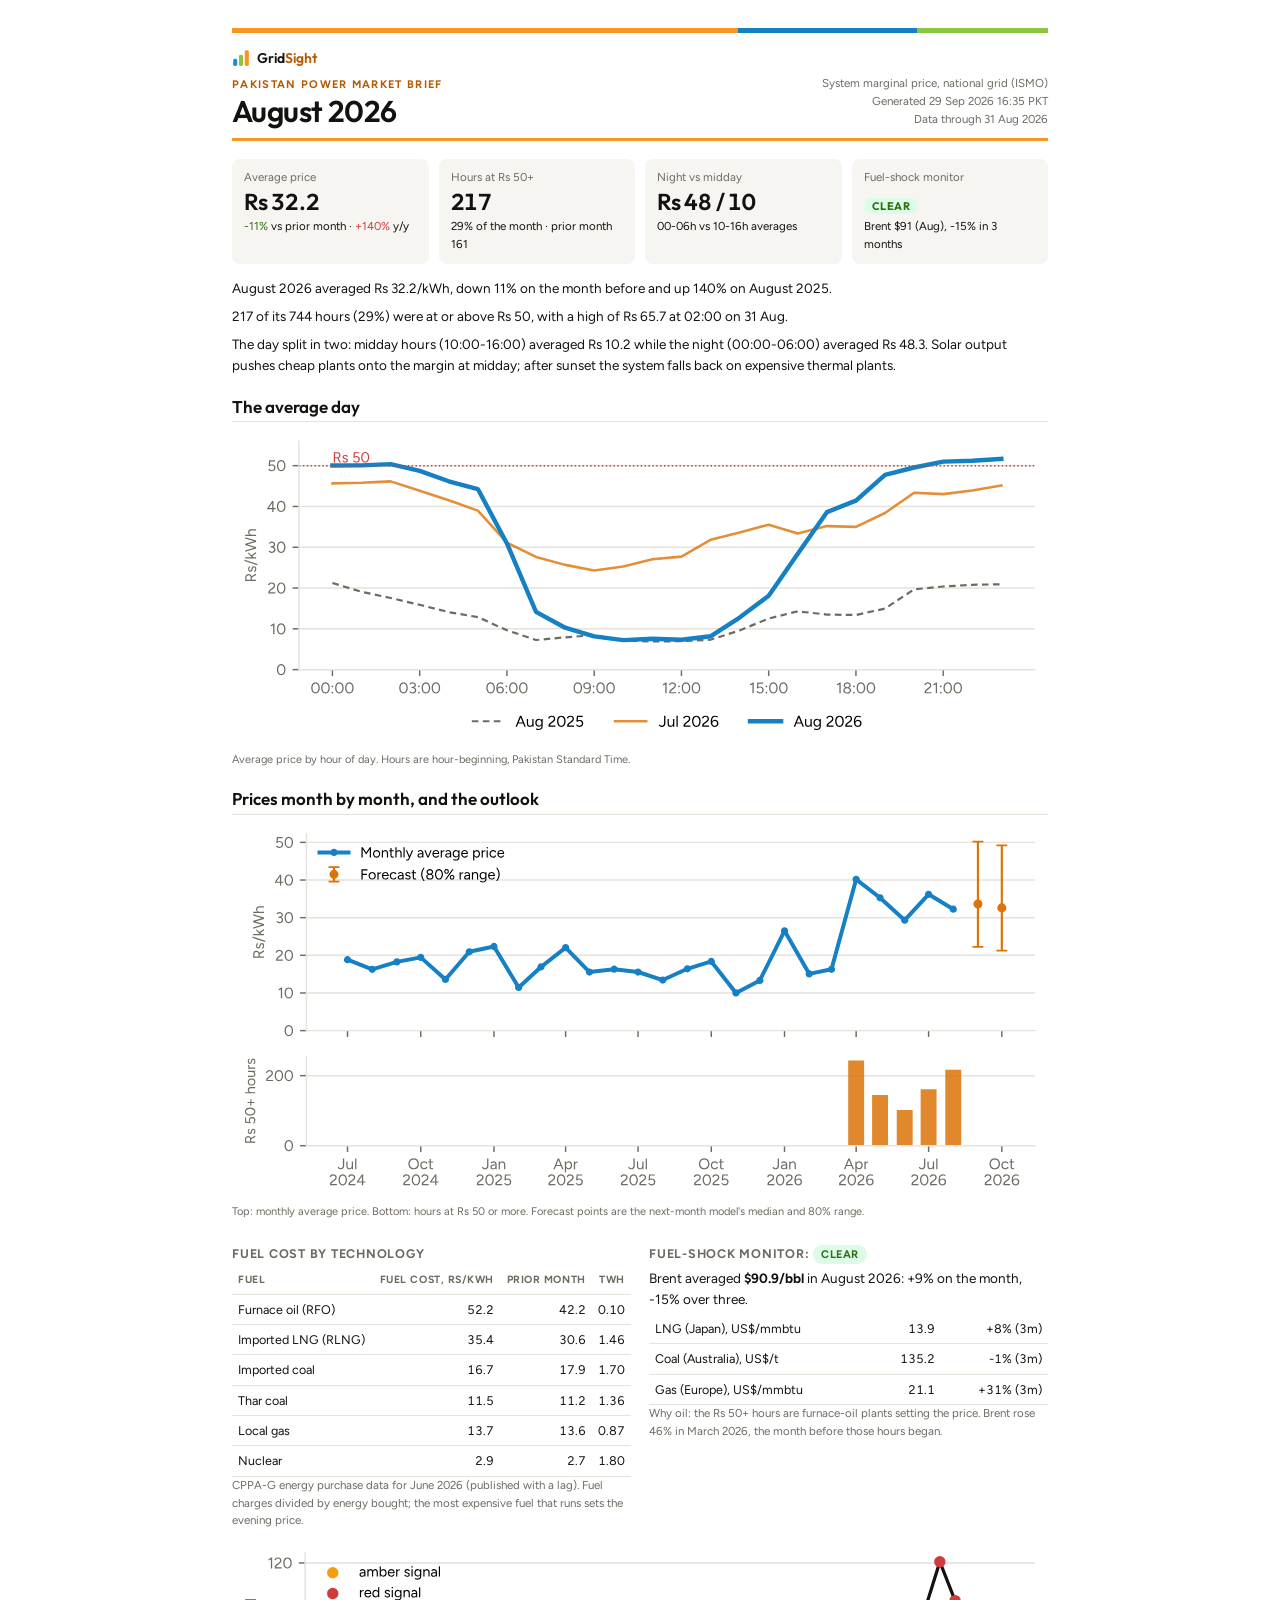
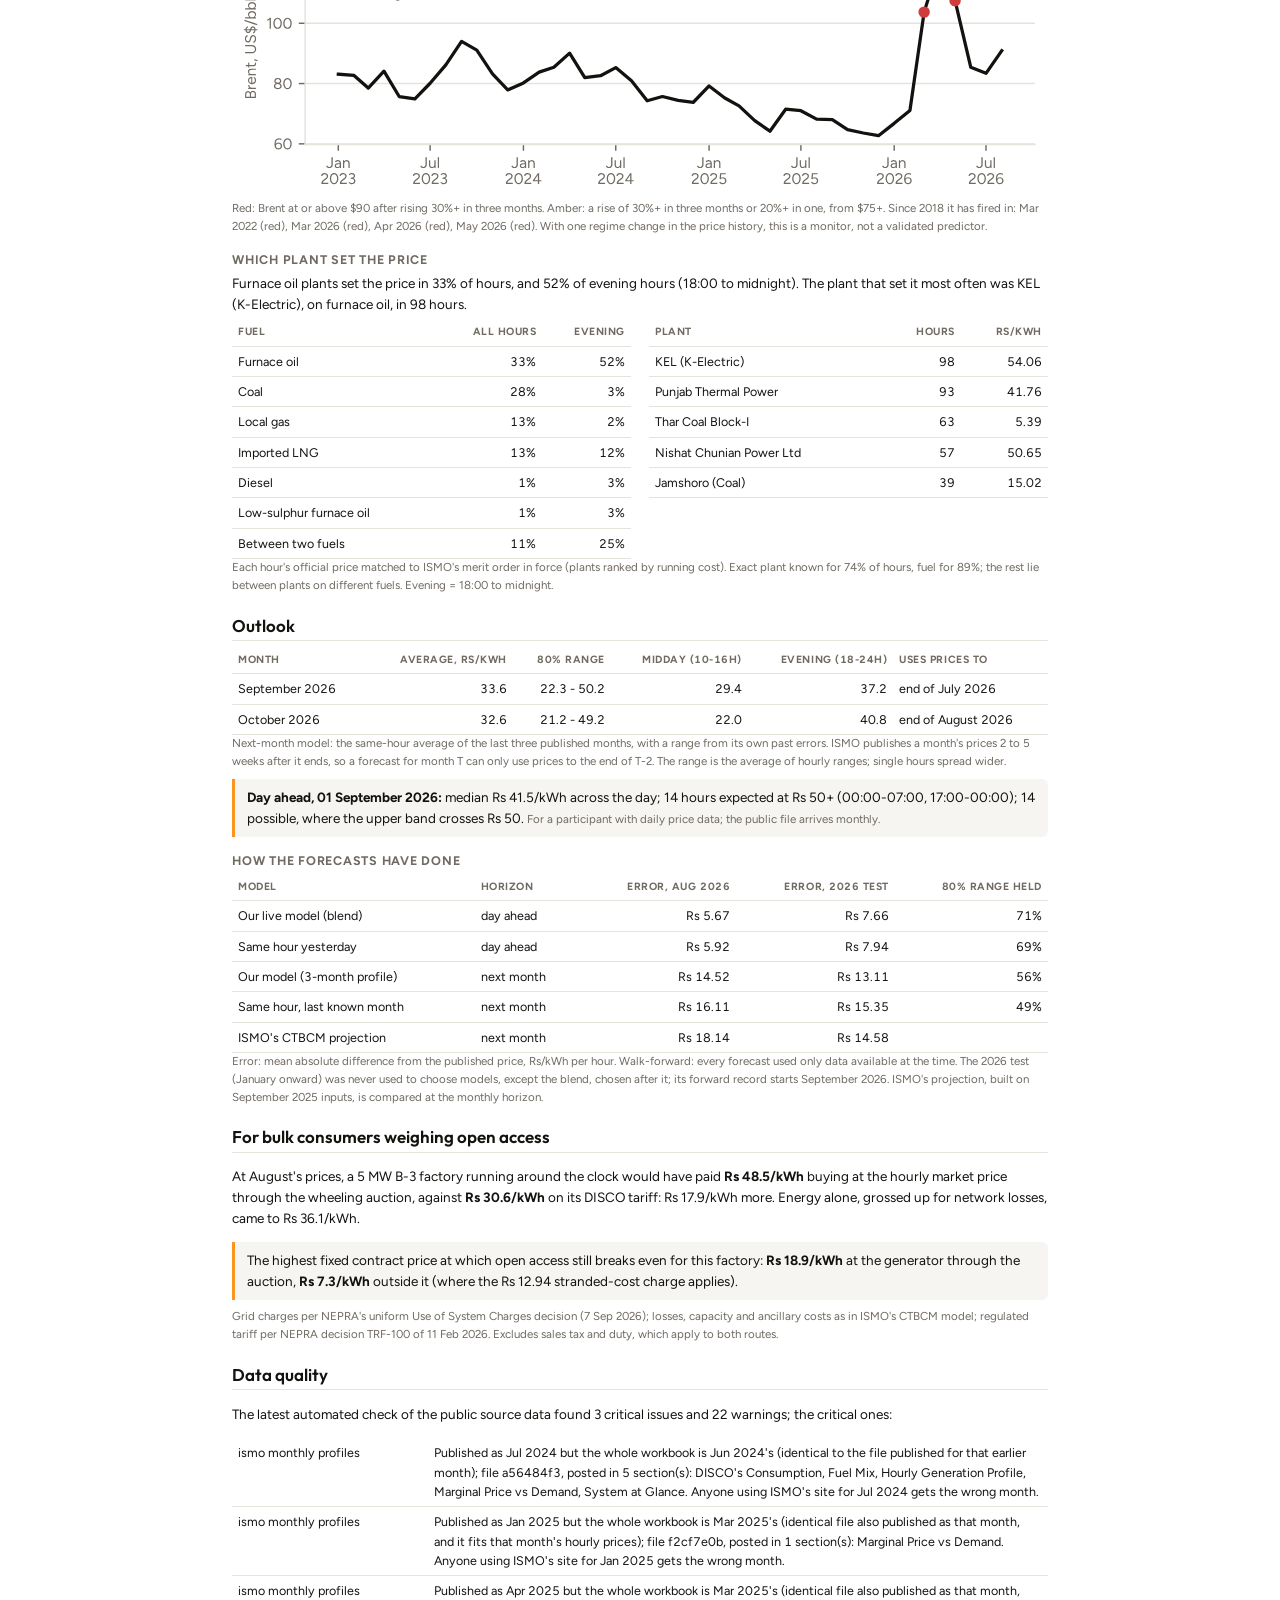
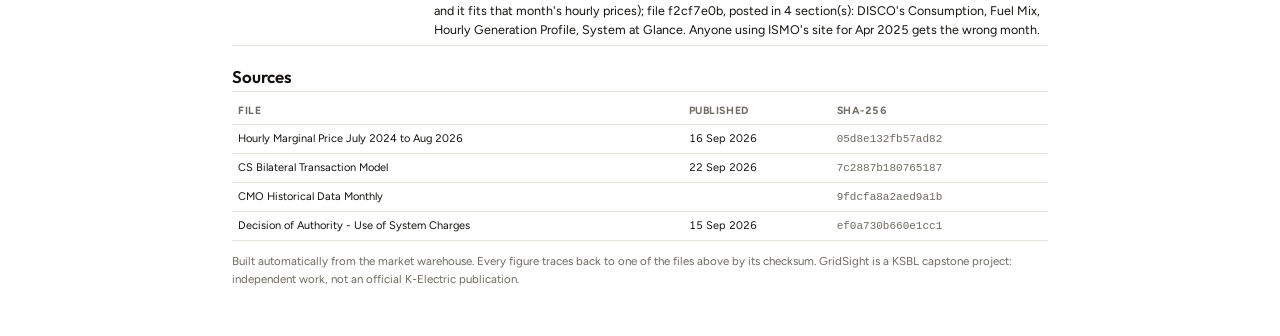
<file: reports/market_brief_2026_08.html>
<!doctype html>
<html lang="en"><head><meta charset="utf-8"><meta name="viewport" content="width=device-width,initial-scale=1">
<title>Power Market Brief August 2026</title>
<style>
@font-face{font-family:"Outfit";src:url([data-uri]) format("woff2");font-weight:100 900}
@font-face{font-family:"Figtree";src:url([data-uri]) format("woff2");font-weight:100 900}
:root{--ink:#14120f;--muted:#6f6a62;--line:#e6e2dc;--bg:#ffffff;--soft:#f7f5f1;--accent:#b35a04;--accent2:#dc7408;--blue:#1680c4;--orange:#fb9521;--green:#8cc63f;--warn:#d03b3b;--amber:#9a6a00;--ok:#2f6f10;--display:"Outfit","Segoe UI",system-ui,sans-serif}
*{box-sizing:border-box}
body{margin:0;background:var(--bg);color:var(--ink);font:13.5px/1.55 "Figtree","Segoe UI",system-ui,-apple-system,sans-serif}
main{max-width:860px;margin:0 auto;padding:28px 22px 40px}
header{border-bottom:3px solid var(--orange);padding-bottom:10px;margin-bottom:18px;display:flex;justify-content:space-between;align-items:flex-end;gap:16px;flex-wrap:wrap}
.kicker{font-size:11px;letter-spacing:.12em;text-transform:uppercase;color:var(--accent);font-weight:700}
h1{font:600 30px/1.1 var(--display);margin:2px 0 0;letter-spacing:-.02em}
.stripe{height:5px;background:linear-gradient(90deg,var(--orange) 0 62%,var(--blue) 62% 84%,var(--green) 84%);margin:0 0 16px}
.logo{display:flex;align-items:center;gap:7px;font:600 14px var(--display);margin-bottom:8px}.logo b{color:var(--accent);font-weight:600}
.meta{font-size:11.5px;color:var(--muted);text-align:right}
h2{font:600 17px/1.25 var(--display);margin:20px 0 6px;padding-bottom:4px;border-bottom:1px solid var(--line)}
h3{font-size:12.5px;margin:14px 0 4px;color:var(--muted);text-transform:uppercase;letter-spacing:.06em}
.cards{display:grid;grid-template-columns:repeat(4,1fr);gap:10px;margin:4px 0 14px}
.card{background:var(--soft);border-radius:8px;padding:10px 12px}
.card .v{font:600 23px var(--display);letter-spacing:-.01em;font-variant-numeric:tabular-nums}
.card .l{font-size:11.5px;color:var(--muted)}
.card .d{font-size:11.5px;margin-top:2px}
.up{color:var(--warn)}.down{color:var(--ok)}
.lead p{margin:0 0 7px}
.chart svg{width:100%;height:auto;display:block}
.cap{font-size:11px;color:var(--muted);margin:2px 0 10px}
table{width:100%;border-collapse:collapse;font-size:12.5px;font-variant-numeric:tabular-nums}
th{font-size:10.5px;text-transform:uppercase;letter-spacing:.05em;color:var(--muted);text-align:left;border-bottom:1px solid var(--line);padding:5px 6px}
td{border-bottom:1px solid var(--line);padding:5px 6px;vertical-align:top}
td.n,th.n{text-align:right}
.pill{display:inline-block;padding:1px 8px;border-radius:99px;font-size:11px;font-weight:700;text-transform:uppercase;letter-spacing:.05em}
.pill.clear{background:#dcfce7;color:var(--ok)}.pill.amber{background:#fef3c7;color:var(--amber)}.pill.red{background:#fee2e2;color:var(--warn)}
.two{display:grid;grid-template-columns:1fr 1fr;gap:18px}
.note{font-size:11.5px;color:var(--muted)}
.callout{border-left:3px solid var(--orange);background:var(--soft);padding:8px 12px;margin:8px 0;border-radius:0 6px 6px 0}
code{font-size:11px;color:var(--muted)}
.src td{font-size:11px}
.pb{break-before:page}
@media (max-width:680px){.cards{grid-template-columns:repeat(2,1fr)}.two{grid-template-columns:1fr}.meta{text-align:left}}
@media print{main{padding:0}h2{break-after:avoid}.chart,table{break-inside:avoid}}
</style></head><body><main>
<div class="stripe"></div>
<div class="logo"><svg width="18" height="18" viewBox="0 0 24 24" aria-hidden="true"><rect x="1.5" y="13" width="5.5" height="9.5" rx="2.2" fill="#1890d0"/><rect x="9.25" y="7.5" width="5.5" height="15" rx="2.2" fill="#8cc63f"/><rect x="17" y="1.5" width="5.5" height="21" rx="2.2" fill="#fb9521"/></svg><span>Grid<b>Sight</b></span></div>
<header>
  <div><div class="kicker">Pakistan power market brief</div>
  <h1>August 2026</h1></div>
  <div class="meta">System marginal price, national grid (ISMO)<br>Generated 29 Sep 2026 16:35 PKT
  <br>Data through 31 Aug 2026</div>
</header>



<div class="cards">
  <div class="card"><div class="l">Average price</div><div class="v">Rs 32.2</div>
    <div class="d"><span class="down">-11%</span> vs prior month &middot; <span class="up">+140%</span> y/y</div></div>
  <div class="card"><div class="l">Hours at Rs 50+</div><div class="v">217</div>
    <div class="d">29% of the month &middot; prior month 161</div></div>
  <div class="card"><div class="l">Night vs midday</div><div class="v">Rs 48 / 10</div>
    <div class="d">00-06h vs 10-16h averages</div></div>
  <div class="card"><div class="l">Fuel-shock monitor</div><div class="v"><span class="pill clear">clear</span></div>
    <div class="d">Brent $91 (Aug), -15% in 3 months</div></div>
</div>

<div class="lead"><p>August 2026 averaged Rs 32.2/kWh, down 11% on the month before and up 140% on August 2025.</p><p>217 of its 744 hours (29%) were at or above Rs 50, with a high of Rs 65.7 at 02:00 on 31 Aug.</p><p>The day split in two: midday hours (10:00-16:00) averaged Rs 10.2 while the night (00:00-06:00) averaged Rs 48.3. Solar output pushes cheap plants onto the margin at midday; after sunset the system falls back on expensive thermal plants.</p></div>

<h2>The average day</h2>
<div class="chart"><svg xmlns:xlink="http://www.w3.org/1999/xlink" width="445.535937pt" height="175.508131pt" viewBox="0 0 445.535937 175.508131" xmlns="http://www.w3.org/2000/svg" version="1.1">
 <metadata>
  <rdf:RDF xmlns:dc="http://purl.org/dc/elements/1.1/" xmlns:cc="http://creativecommons.org/ns#" xmlns:rdf="http://www.w3.org/1999/02/22-rdf-syntax-ns#">
   <cc:Work>
    <dc:type rdf:resource="http://purl.org/dc/dcmitype/StillImage"/>
    <dc:date>2026-09-29T16:35:37.364376</dc:date>
    <dc:format>image/svg+xml</dc:format>
    <dc:creator>
     <cc:Agent>
      <dc:title>Matplotlib v3.10.9, https://matplotlib.org/</dc:title>
     </cc:Agent>
    </dc:creator>
   </cc:Work>
  </rdf:RDF>
 </metadata>
 <defs>
  <style type="text/css">*{stroke-linejoin: round; stroke-linecap: butt}</style>
 </defs>
 <g id="figure_1">
  <g id="patch_1">
   <path d="M 0 175.508131 
L 445.535937 175.508131 
L 445.535937 0 
L 0 0 
z
" style="fill: #ffffff"/>
  </g>
  <g id="axes_1">
   <g id="patch_2">
    <path d="M 36.575938 131.94 
L 438.335938 131.94 
L 438.335938 7.2 
L 36.575938 7.2 
z
" style="fill: #ffffff"/>
   </g>
   <g id="matplotlib.axis_1">
    <g id="xtick_1">
     <g id="line2d_1">
      <defs>
       <path id="m1dd0fbb270" d="M 0 0 
L 0 3.5 
" style="stroke: #6f6a62; stroke-width: 0.8"/>
      </defs>
      <g>
       <use xlink:href="#m1dd0fbb270" x="54.837756" y="131.94" style="fill: #6f6a62; stroke: #6f6a62; stroke-width: 0.8"/>
      </g>
     </g>
     <g id="text_1">
      <!-- 00:00 -->
      <g style="fill: #6f6a62" transform="translate(42.866701 144.89) scale(0.085 -0.085)">
       <defs>
        <path id="Figtree-Regular-30" d="M 2048 -77 
Q 1536 -77 1139 220 
Q 742 518 518 1040 
Q 294 1562 294 2240 
Q 294 2918 518 3440 
Q 742 3962 1136 4259 
Q 1530 4557 2048 4557 
Q 2566 4557 2960 4259 
Q 3354 3962 3581 3440 
Q 3808 2918 3808 2240 
Q 3808 1562 3584 1040 
Q 3360 518 2963 220 
Q 2566 -77 2048 -77 
z
M 2048 410 
Q 2406 410 2684 646 
Q 2963 883 3120 1292 
Q 3277 1702 3277 2240 
Q 3277 2778 3120 3190 
Q 2963 3603 2684 3836 
Q 2406 4070 2048 4070 
Q 1690 4070 1414 3836 
Q 1139 3603 982 3190 
Q 826 2778 826 2240 
Q 826 1702 982 1292 
Q 1139 883 1417 646 
Q 1696 410 2048 410 
z
" transform="scale(0.015625)"/>
        <path id="Figtree-Regular-3a" d="M 806 2502 
Q 659 2502 553 2604 
Q 448 2707 448 2854 
Q 448 3002 553 3107 
Q 659 3213 806 3213 
Q 947 3213 1052 3107 
Q 1158 3002 1158 2854 
Q 1158 2707 1052 2604 
Q 947 2502 806 2502 
z
M 813 -13 
Q 666 -13 563 92 
Q 461 198 461 346 
Q 461 493 563 595 
Q 666 698 813 698 
Q 960 698 1065 595 
Q 1171 493 1171 346 
Q 1171 198 1065 92 
Q 960 -13 813 -13 
z
" transform="scale(0.015625)"/>
       </defs>
       <use xlink:href="#Figtree-Regular-30"/>
       <use xlink:href="#Figtree-Regular-30" transform="translate(64.099991 0)"/>
       <use xlink:href="#Figtree-Regular-3a" transform="translate(128.199982 0)"/>
       <use xlink:href="#Figtree-Regular-30" transform="translate(153.499969 0)"/>
       <use xlink:href="#Figtree-Regular-30" transform="translate(217.59996 0)"/>
      </g>
     </g>
    </g>
    <g id="xtick_2">
     <g id="line2d_2">
      <g>
       <use xlink:href="#m1dd0fbb270" x="102.477281" y="131.94" style="fill: #6f6a62; stroke: #6f6a62; stroke-width: 0.8"/>
      </g>
     </g>
     <g id="text_2">
      <!-- 03:00 -->
      <g style="fill: #6f6a62" transform="translate(90.917945 144.89) scale(0.085 -0.085)">
       <defs>
        <path id="Figtree-Regular-33" d="M 1722 -77 
Q 1395 -77 1129 22 
Q 864 122 675 282 
Q 486 442 378 621 
L 826 870 
Q 896 781 1001 669 
Q 1107 557 1273 480 
Q 1440 403 1683 403 
Q 2118 403 2380 652 
Q 2643 902 2643 1280 
Q 2643 1568 2486 1766 
Q 2330 1965 2035 2067 
Q 1741 2170 1331 2170 
L 1210 2170 
L 1210 2630 
L 1331 2630 
Q 1882 2630 2205 2819 
Q 2528 3008 2528 3360 
Q 2528 3552 2425 3715 
Q 2323 3878 2128 3977 
Q 1933 4077 1677 4077 
Q 1504 4077 1353 4029 
Q 1203 3981 1078 3888 
Q 954 3795 851 3654 
L 429 3898 
Q 550 4096 739 4243 
Q 928 4390 1171 4473 
Q 1414 4557 1702 4557 
Q 2093 4557 2403 4403 
Q 2714 4250 2893 3984 
Q 3072 3718 3072 3386 
Q 3072 3046 2880 2800 
Q 2688 2554 2355 2406 
Q 2739 2240 2960 1949 
Q 3181 1658 3181 1242 
Q 3181 845 2985 547 
Q 2790 250 2457 86 
Q 2125 -77 1722 -77 
z
" transform="scale(0.015625)"/>
       </defs>
       <use xlink:href="#Figtree-Regular-30"/>
       <use xlink:href="#Figtree-Regular-33" transform="translate(64.099991 0)"/>
       <use xlink:href="#Figtree-Regular-3a" transform="translate(118.499985 0)"/>
       <use xlink:href="#Figtree-Regular-30" transform="translate(143.799973 0)"/>
       <use xlink:href="#Figtree-Regular-30" transform="translate(207.899963 0)"/>
      </g>
     </g>
    </g>
    <g id="xtick_3">
     <g id="line2d_3">
      <g>
       <use xlink:href="#m1dd0fbb270" x="150.116807" y="131.94" style="fill: #6f6a62; stroke: #6f6a62; stroke-width: 0.8"/>
      </g>
     </g>
     <g id="text_3">
      <!-- 06:00 -->
      <g style="fill: #6f6a62" transform="translate(138.464502 144.89) scale(0.085 -0.085)">
       <defs>
        <path id="Figtree-Regular-36" d="M 1907 -77 
Q 1446 -77 1132 99 
Q 819 275 633 576 
Q 448 877 368 1270 
Q 288 1664 288 2106 
Q 288 2682 406 3136 
Q 525 3590 749 3907 
Q 973 4224 1293 4390 
Q 1613 4557 2016 4557 
Q 2349 4557 2678 4451 
Q 3008 4346 3264 4160 
L 2963 3776 
Q 2758 3917 2521 3997 
Q 2285 4077 2067 4077 
Q 1414 4077 1075 3526 
Q 736 2976 774 1856 
L 659 1971 
Q 813 2362 1152 2589 
Q 1491 2816 1952 2816 
Q 2381 2816 2717 2630 
Q 3053 2445 3241 2115 
Q 3430 1786 3430 1363 
Q 3430 947 3238 617 
Q 3046 288 2704 105 
Q 2362 -77 1907 -77 
z
M 1907 397 
Q 2195 397 2416 521 
Q 2637 646 2761 867 
Q 2886 1088 2886 1376 
Q 2886 1664 2761 1885 
Q 2637 2106 2416 2227 
Q 2195 2349 1907 2349 
Q 1626 2349 1402 2227 
Q 1178 2106 1050 1885 
Q 922 1664 922 1376 
Q 922 1088 1050 867 
Q 1178 646 1402 521 
Q 1626 397 1907 397 
z
" transform="scale(0.015625)"/>
       </defs>
       <use xlink:href="#Figtree-Regular-30"/>
       <use xlink:href="#Figtree-Regular-36" transform="translate(64.099991 0)"/>
       <use xlink:href="#Figtree-Regular-3a" transform="translate(120.699982 0)"/>
       <use xlink:href="#Figtree-Regular-30" transform="translate(145.999969 0)"/>
       <use xlink:href="#Figtree-Regular-30" transform="translate(210.09996 0)"/>
      </g>
     </g>
    </g>
    <g id="xtick_4">
     <g id="line2d_4">
      <g>
       <use xlink:href="#m1dd0fbb270" x="197.756333" y="131.94" style="fill: #6f6a62; stroke: #6f6a62; stroke-width: 0.8"/>
      </g>
     </g>
     <g id="text_4">
      <!-- 09:00 -->
      <g style="fill: #6f6a62" transform="translate(186.104028 144.89) scale(0.085 -0.085)">
       <defs>
        <path id="Figtree-Regular-39" d="M 1709 4557 
Q 2182 4557 2489 4381 
Q 2797 4205 2985 3904 
Q 3174 3603 3254 3209 
Q 3334 2816 3334 2374 
Q 3334 1798 3212 1344 
Q 3091 890 2867 573 
Q 2643 256 2326 89 
Q 2010 -77 1606 -77 
Q 1274 -77 944 28 
Q 614 134 352 320 
L 653 704 
Q 858 563 1098 483 
Q 1338 403 1555 403 
Q 2208 403 2550 953 
Q 2893 1504 2848 2618 
L 2963 2509 
Q 2810 2118 2470 1888 
Q 2131 1658 1670 1658 
Q 1235 1658 902 1846 
Q 570 2035 381 2361 
Q 192 2688 192 3117 
Q 192 3539 384 3862 
Q 576 4186 918 4371 
Q 1261 4557 1709 4557 
z
M 1709 4083 
Q 1427 4083 1203 3958 
Q 979 3834 854 3613 
Q 730 3392 730 3104 
Q 730 2816 854 2595 
Q 979 2374 1203 2249 
Q 1427 2125 1709 2125 
Q 2003 2125 2224 2249 
Q 2445 2374 2569 2595 
Q 2694 2816 2694 3104 
Q 2694 3392 2569 3613 
Q 2445 3834 2224 3958 
Q 2003 4083 1709 4083 
z
" transform="scale(0.015625)"/>
       </defs>
       <use xlink:href="#Figtree-Regular-30"/>
       <use xlink:href="#Figtree-Regular-39" transform="translate(64.099991 0)"/>
       <use xlink:href="#Figtree-Regular-3a" transform="translate(120.699982 0)"/>
       <use xlink:href="#Figtree-Regular-30" transform="translate(145.999969 0)"/>
       <use xlink:href="#Figtree-Regular-30" transform="translate(210.09996 0)"/>
      </g>
     </g>
    </g>
    <g id="xtick_5">
     <g id="line2d_5">
      <g>
       <use xlink:href="#m1dd0fbb270" x="245.395858" y="131.94" style="fill: #6f6a62; stroke: #6f6a62; stroke-width: 0.8"/>
      </g>
     </g>
     <g id="text_5">
      <!-- 12:00 -->
      <g style="fill: #6f6a62" transform="translate(234.74164 144.89) scale(0.085 -0.085)">
       <defs>
        <path id="Figtree-Regular-31" d="M 1389 0 
L 1389 3770 
Q 1146 3571 893 3446 
Q 640 3322 384 3328 
L 384 3821 
Q 518 3814 704 3910 
Q 890 4006 1088 4160 
Q 1286 4314 1434 4480 
L 1920 4480 
L 1920 0 
L 1389 0 
z
" transform="scale(0.015625)"/>
        <path id="Figtree-Regular-32" d="M 365 0 
L 365 448 
Q 365 659 451 867 
Q 538 1075 701 1280 
Q 864 1485 1101 1664 
L 2029 2362 
Q 2195 2477 2320 2627 
Q 2445 2778 2515 2941 
Q 2586 3104 2586 3258 
Q 2586 3482 2477 3664 
Q 2368 3846 2169 3955 
Q 1971 4064 1702 4064 
Q 1440 4064 1241 3965 
Q 1043 3866 915 3702 
Q 787 3539 730 3354 
L 179 3462 
Q 256 3750 457 4000 
Q 659 4250 972 4403 
Q 1286 4557 1670 4557 
Q 2118 4557 2444 4387 
Q 2771 4218 2953 3926 
Q 3136 3635 3136 3264 
Q 3136 2912 2944 2598 
Q 2752 2285 2387 1990 
L 1510 1325 
Q 1254 1133 1116 921 
Q 979 710 960 480 
L 3200 480 
L 3200 0 
L 365 0 
z
" transform="scale(0.015625)"/>
       </defs>
       <use xlink:href="#Figtree-Regular-31"/>
       <use xlink:href="#Figtree-Regular-32" transform="translate(41.299988 0)"/>
       <use xlink:href="#Figtree-Regular-3a" transform="translate(97.199982 0)"/>
       <use xlink:href="#Figtree-Regular-30" transform="translate(122.499969 0)"/>
       <use xlink:href="#Figtree-Regular-30" transform="translate(186.59996 0)"/>
      </g>
     </g>
    </g>
    <g id="xtick_6">
     <g id="line2d_6">
      <g>
       <use xlink:href="#m1dd0fbb270" x="293.035384" y="131.94" style="fill: #6f6a62; stroke: #6f6a62; stroke-width: 0.8"/>
      </g>
     </g>
     <g id="text_6">
      <!-- 15:00 -->
      <g style="fill: #6f6a62" transform="translate(282.313431 144.89) scale(0.085 -0.085)">
       <defs>
        <path id="Figtree-Regular-35" d="M 1856 -77 
Q 1587 -77 1308 3 
Q 1030 83 784 249 
Q 538 416 378 678 
L 813 928 
Q 1037 646 1299 518 
Q 1562 390 1843 390 
Q 2285 390 2563 662 
Q 2842 934 2842 1376 
Q 2842 1811 2573 2086 
Q 2304 2362 1869 2362 
Q 1632 2362 1401 2256 
Q 1171 2150 1043 1997 
L 557 2112 
L 774 4480 
L 3162 4480 
L 3162 3994 
L 1254 3994 
L 1120 2566 
Q 1299 2675 1516 2739 
Q 1734 2803 1958 2803 
Q 2368 2803 2688 2624 
Q 3008 2445 3193 2125 
Q 3379 1805 3379 1389 
Q 3379 954 3184 624 
Q 2989 294 2646 108 
Q 2304 -77 1856 -77 
z
" transform="scale(0.015625)"/>
       </defs>
       <use xlink:href="#Figtree-Regular-31"/>
       <use xlink:href="#Figtree-Regular-35" transform="translate(41.299988 0)"/>
       <use xlink:href="#Figtree-Regular-3a" transform="translate(98.799973 0)"/>
       <use xlink:href="#Figtree-Regular-30" transform="translate(124.09996 0)"/>
       <use xlink:href="#Figtree-Regular-30" transform="translate(188.199951 0)"/>
      </g>
     </g>
    </g>
    <g id="xtick_7">
     <g id="line2d_7">
      <g>
       <use xlink:href="#m1dd0fbb270" x="340.67491" y="131.94" style="fill: #6f6a62; stroke: #6f6a62; stroke-width: 0.8"/>
      </g>
     </g>
     <g id="text_7">
      <!-- 18:00 -->
      <g style="fill: #6f6a62" transform="translate(329.786941 144.89) scale(0.085 -0.085)">
       <defs>
        <path id="Figtree-Regular-38" d="M 1958 -77 
Q 1478 -77 1113 80 
Q 749 237 550 515 
Q 352 794 352 1165 
Q 352 1562 569 1866 
Q 787 2170 1165 2323 
Q 864 2470 691 2732 
Q 518 2995 518 3341 
Q 518 3699 697 3974 
Q 877 4250 1203 4403 
Q 1530 4557 1958 4557 
Q 2400 4557 2723 4403 
Q 3046 4250 3228 3974 
Q 3411 3699 3411 3341 
Q 3411 2995 3238 2732 
Q 3066 2470 2765 2323 
Q 3142 2170 3360 1866 
Q 3578 1562 3578 1165 
Q 3578 794 3376 515 
Q 3174 237 2812 80 
Q 2451 -77 1958 -77 
z
M 1958 397 
Q 2432 397 2733 624 
Q 3034 851 3034 1216 
Q 3034 1587 2733 1820 
Q 2432 2054 1958 2054 
Q 1651 2054 1411 1948 
Q 1171 1843 1033 1654 
Q 896 1466 896 1216 
Q 896 973 1033 787 
Q 1171 602 1411 499 
Q 1651 397 1958 397 
z
M 1958 2560 
Q 2368 2560 2624 2761 
Q 2880 2963 2880 3290 
Q 2880 3648 2624 3869 
Q 2368 4090 1958 4090 
Q 1562 4090 1306 3869 
Q 1050 3648 1050 3290 
Q 1050 2963 1306 2761 
Q 1562 2560 1958 2560 
z
" transform="scale(0.015625)"/>
       </defs>
       <use xlink:href="#Figtree-Regular-31"/>
       <use xlink:href="#Figtree-Regular-38" transform="translate(41.299988 0)"/>
       <use xlink:href="#Figtree-Regular-3a" transform="translate(102.699982 0)"/>
       <use xlink:href="#Figtree-Regular-30" transform="translate(127.999969 0)"/>
       <use xlink:href="#Figtree-Regular-30" transform="translate(192.09996 0)"/>
      </g>
     </g>
    </g>
    <g id="xtick_8">
     <g id="line2d_8">
      <g>
       <use xlink:href="#m1dd0fbb270" x="388.314436" y="131.94" style="fill: #6f6a62; stroke: #6f6a62; stroke-width: 0.8"/>
      </g>
     </g>
     <g id="text_8">
      <!-- 21:00 -->
      <g style="fill: #6f6a62" transform="translate(377.660217 144.89) scale(0.085 -0.085)">
       <use xlink:href="#Figtree-Regular-32"/>
       <use xlink:href="#Figtree-Regular-31" transform="translate(55.899994 0)"/>
       <use xlink:href="#Figtree-Regular-3a" transform="translate(97.199982 0)"/>
       <use xlink:href="#Figtree-Regular-30" transform="translate(122.499969 0)"/>
       <use xlink:href="#Figtree-Regular-30" transform="translate(186.59996 0)"/>
      </g>
     </g>
    </g>
   </g>
   <g id="matplotlib.axis_2">
    <g id="ytick_1">
     <g id="line2d_9">
      <path d="M 36.575938 131.94 
L 438.335938 131.94 
" clip-path="url(#p490437ddd5)" style="fill: none; stroke: #e6e2dc; stroke-width: 0.8; stroke-linecap: square"/>
     </g>
     <g id="line2d_10">
      <defs>
       <path id="m444360c7ae" d="M 0 0 
L -3.5 0 
" style="stroke: #6f6a62; stroke-width: 0.8"/>
      </defs>
      <g>
       <use xlink:href="#m444360c7ae" x="36.575938" y="131.94" style="fill: #6f6a62; stroke: #6f6a62; stroke-width: 0.8"/>
      </g>
     </g>
     <g id="text_9">
      <!-- 0 -->
      <g style="fill: #6f6a62" transform="translate(24.127969 134.915) scale(0.085 -0.085)">
       <use xlink:href="#Figtree-Regular-30"/>
      </g>
     </g>
    </g>
    <g id="ytick_2">
     <g id="line2d_11">
      <path d="M 36.575938 109.665 
L 438.335938 109.665 
" clip-path="url(#p490437ddd5)" style="fill: none; stroke: #e6e2dc; stroke-width: 0.8; stroke-linecap: square"/>
     </g>
     <g id="line2d_12">
      <g>
       <use xlink:href="#m444360c7ae" x="36.575938" y="109.665" style="fill: #6f6a62; stroke: #6f6a62; stroke-width: 0.8"/>
      </g>
     </g>
     <g id="text_10">
      <!-- 10 -->
      <g style="fill: #6f6a62" transform="translate(20.617734 112.64) scale(0.085 -0.085)">
       <use xlink:href="#Figtree-Regular-31"/>
       <use xlink:href="#Figtree-Regular-30" transform="translate(41.299988 0)"/>
      </g>
     </g>
    </g>
    <g id="ytick_3">
     <g id="line2d_13">
      <path d="M 36.575938 87.39 
L 438.335938 87.39 
" clip-path="url(#p490437ddd5)" style="fill: none; stroke: #e6e2dc; stroke-width: 0.8; stroke-linecap: square"/>
     </g>
     <g id="line2d_14">
      <g>
       <use xlink:href="#m444360c7ae" x="36.575938" y="87.39" style="fill: #6f6a62; stroke: #6f6a62; stroke-width: 0.8"/>
      </g>
     </g>
     <g id="text_11">
      <!-- 20 -->
      <g style="fill: #6f6a62" transform="translate(19.375938 90.365) scale(0.085 -0.085)">
       <use xlink:href="#Figtree-Regular-32"/>
       <use xlink:href="#Figtree-Regular-30" transform="translate(55.899994 0)"/>
      </g>
     </g>
    </g>
    <g id="ytick_4">
     <g id="line2d_15">
      <path d="M 36.575938 65.115 
L 438.335938 65.115 
" clip-path="url(#p490437ddd5)" style="fill: none; stroke: #e6e2dc; stroke-width: 0.8; stroke-linecap: square"/>
     </g>
     <g id="line2d_16">
      <g>
       <use xlink:href="#m444360c7ae" x="36.575938" y="65.115" style="fill: #6f6a62; stroke: #6f6a62; stroke-width: 0.8"/>
      </g>
     </g>
     <g id="text_12">
      <!-- 30 -->
      <g style="fill: #6f6a62" transform="translate(19.503438 68.09) scale(0.085 -0.085)">
       <use xlink:href="#Figtree-Regular-33"/>
       <use xlink:href="#Figtree-Regular-30" transform="translate(54.399994 0)"/>
      </g>
     </g>
    </g>
    <g id="ytick_5">
     <g id="line2d_17">
      <path d="M 36.575938 42.84 
L 438.335938 42.84 
" clip-path="url(#p490437ddd5)" style="fill: none; stroke: #e6e2dc; stroke-width: 0.8; stroke-linecap: square"/>
     </g>
     <g id="line2d_18">
      <g>
       <use xlink:href="#m444360c7ae" x="36.575938" y="42.84" style="fill: #6f6a62; stroke: #6f6a62; stroke-width: 0.8"/>
      </g>
     </g>
     <g id="text_13">
      <!-- 40 -->
      <g style="fill: #6f6a62" transform="translate(18.85 45.815) scale(0.085 -0.085)">
       <defs>
        <path id="Figtree-Regular-34" d="M 2342 0 
L 2342 1088 
L 275 1088 
L 275 1504 
L 2317 4480 
L 2867 4480 
L 2867 1568 
L 3782 1568 
L 3782 1088 
L 2867 1088 
L 2867 0 
L 2342 0 
z
M 896 1568 
L 2342 1568 
L 2342 3693 
L 896 1568 
z
" transform="scale(0.015625)"/>
       </defs>
       <use xlink:href="#Figtree-Regular-34"/>
       <use xlink:href="#Figtree-Regular-30" transform="translate(62.099991 0)"/>
      </g>
     </g>
    </g>
    <g id="ytick_6">
     <g id="line2d_19">
      <path d="M 36.575938 20.565 
L 438.335938 20.565 
" clip-path="url(#p490437ddd5)" style="fill: none; stroke: #e6e2dc; stroke-width: 0.8; stroke-linecap: square"/>
     </g>
     <g id="line2d_20">
      <g>
       <use xlink:href="#m444360c7ae" x="36.575938" y="20.565" style="fill: #6f6a62; stroke: #6f6a62; stroke-width: 0.8"/>
      </g>
     </g>
     <g id="text_14">
      <!-- 50 -->
      <g style="fill: #6f6a62" transform="translate(19.240469 23.54) scale(0.085 -0.085)">
       <use xlink:href="#Figtree-Regular-35"/>
       <use xlink:href="#Figtree-Regular-30" transform="translate(57.499985 0)"/>
      </g>
     </g>
    </g>
    <g id="text_15">
     <!-- Rs/kWh -->
     <g style="fill: #6f6a62" transform="translate(13.15 84.376602) rotate(-90) scale(0.085 -0.085)">
      <defs>
       <path id="Figtree-Regular-52" d="M 595 0 
L 595 4480 
L 2054 4480 
Q 2490 4480 2826 4307 
Q 3162 4134 3350 3827 
Q 3539 3520 3539 3123 
Q 3539 2682 3286 2352 
Q 3034 2022 2624 1869 
L 3718 0 
L 3123 0 
L 2093 1766 
Q 2048 1760 2003 1760 
Q 1958 1760 1914 1760 
L 1139 1760 
L 1139 0 
L 595 0 
z
M 1139 2259 
L 2131 2259 
Q 2374 2259 2566 2371 
Q 2758 2483 2876 2678 
Q 2995 2874 2995 3123 
Q 2995 3507 2729 3747 
Q 2464 3987 2042 3987 
L 1139 3987 
L 1139 2259 
z
" transform="scale(0.015625)"/>
       <path id="Figtree-Regular-73" d="M 1568 -77 
Q 1216 -77 953 28 
Q 691 134 515 307 
Q 339 480 262 685 
L 710 870 
Q 819 653 1036 518 
Q 1254 384 1517 384 
Q 1818 384 2022 502 
Q 2227 621 2227 838 
Q 2227 1037 2076 1158 
Q 1926 1280 1632 1357 
L 1325 1440 
Q 890 1555 646 1788 
Q 403 2022 403 2317 
Q 403 2771 700 3024 
Q 998 3277 1587 3277 
Q 1869 3277 2099 3193 
Q 2330 3110 2496 2960 
Q 2662 2810 2739 2605 
L 2291 2406 
Q 2208 2624 2016 2720 
Q 1824 2816 1549 2816 
Q 1254 2816 1088 2691 
Q 922 2566 922 2342 
Q 922 2214 1059 2102 
Q 1197 1990 1466 1920 
L 1786 1837 
Q 2099 1760 2310 1609 
Q 2522 1459 2630 1267 
Q 2739 1075 2739 858 
Q 2739 570 2585 358 
Q 2432 147 2169 35 
Q 1907 -77 1568 -77 
z
" transform="scale(0.015625)"/>
       <path id="Figtree-Regular-2f" d="M 96 -538 
L 1862 4781 
L 2394 4781 
L 640 -538 
L 96 -538 
z
" transform="scale(0.015625)"/>
       <path id="Figtree-Regular-6b" d="M 448 0 
L 448 4480 
L 960 4480 
L 960 1754 
L 2323 3200 
L 2970 3200 
L 1779 1920 
L 3098 0 
L 2464 0 
L 1440 1549 
L 960 1043 
L 960 0 
L 448 0 
z
" transform="scale(0.015625)"/>
       <path id="Figtree-Regular-57" d="M 1427 0 
L 58 4480 
L 602 4480 
L 1722 826 
L 2803 4480 
L 3341 4480 
L 4403 838 
L 5536 4480 
L 6080 4480 
L 4691 0 
L 4109 0 
L 3072 3603 
L 2003 0 
L 1427 0 
z
" transform="scale(0.015625)"/>
       <path id="Figtree-Regular-68" d="M 448 0 
L 448 4480 
L 960 4480 
L 960 2733 
Q 1120 2995 1376 3136 
Q 1632 3277 1971 3277 
Q 2342 3277 2624 3126 
Q 2906 2976 3062 2649 
Q 3219 2323 3213 1792 
L 3213 0 
L 2701 0 
L 2701 1638 
Q 2701 2112 2589 2361 
Q 2477 2611 2285 2704 
Q 2093 2797 1850 2797 
Q 1427 2797 1193 2499 
Q 960 2202 960 1658 
L 960 0 
L 448 0 
z
" transform="scale(0.015625)"/>
      </defs>
      <use xlink:href="#Figtree-Regular-52"/>
      <use xlink:href="#Figtree-Regular-73" transform="translate(62.599991 0)"/>
      <use xlink:href="#Figtree-Regular-2f" transform="translate(109.199982 0)"/>
      <use xlink:href="#Figtree-Regular-6b" transform="translate(148.099976 0)"/>
      <use xlink:href="#Figtree-Regular-57" transform="translate(196.59996 0)"/>
      <use xlink:href="#Figtree-Regular-68" transform="translate(292.599945 0)"/>
     </g>
    </g>
   </g>
   <g id="line2d_21">
    <path d="M 54.837756 84.638288 
L 70.717598 89.422836 
L 86.597439 92.80733 
L 102.477281 96.531032 
L 118.357123 100.55888 
L 134.236965 103.236329 
L 150.116807 110.433947 
L 165.996649 115.769673 
L 181.876491 114.29668 
L 197.756333 113.146449 
L 213.636175 116.07787 
L 229.516017 116.543019 
L 245.395858 116.413977 
L 261.2757 115.61894 
L 277.155542 110.526465 
L 293.035384 104.010515 
L 308.915226 100.098498 
L 324.795068 101.858978 
L 340.67491 102.106956 
L 356.554752 98.586159 
L 372.434594 88.082181 
L 388.314436 86.543891 
L 404.194277 85.622599 
L 420.074119 85.314064 
" clip-path="url(#p490437ddd5)" style="fill: none; stroke-dasharray: 3.6,2.4; stroke-dashoffset: 0; stroke: #6f6a62; stroke-width: 1.2"/>
   </g>
   <g id="line2d_22">
    <path d="M 54.837756 30.243076 
L 70.717598 29.89388 
L 86.597439 29.149572 
L 102.477281 34.249595 
L 118.357123 39.475882 
L 134.236965 45.107809 
L 150.116807 62.642874 
L 165.996649 70.397358 
L 181.876491 74.734424 
L 197.756333 77.839017 
L 213.636175 75.633189 
L 229.516017 71.639671 
L 245.395858 70.241192 
L 261.2757 61.050428 
L 277.155542 57.054085 
L 293.035384 52.791188 
L 308.915226 57.652215 
L 324.795068 53.563228 
L 340.67491 53.998375 
L 356.554752 46.414539 
L 372.434594 35.38829 
L 388.314436 36.0995 
L 404.194277 34.162892 
L 420.074119 31.352476 
" clip-path="url(#p490437ddd5)" style="fill: none; stroke: #dc7408; stroke-opacity: 0.8; stroke-width: 1.4; stroke-linecap: square"/>
   </g>
   <g id="line2d_23">
    <path d="M 54.837756 20.45231 
L 70.717598 20.398166 
L 86.597439 19.714204 
L 102.477281 23.444997 
L 118.357123 29.077642 
L 134.236965 33.326136 
L 150.116807 63.043856 
L 165.996649 100.375691 
L 181.876491 109.04121 
L 197.756333 113.792643 
L 213.636175 115.820995 
L 229.516017 115.083435 
L 245.395858 115.630069 
L 261.2757 113.737434 
L 277.155542 103.519048 
L 293.035384 91.565855 
L 308.915226 68.70433 
L 324.795068 45.939262 
L 340.67491 39.647963 
L 356.554752 25.545752 
L 372.434594 21.564775 
L 388.314436 18.379021 
L 404.194277 17.889159 
L 420.074119 16.835657 
" clip-path="url(#p490437ddd5)" style="fill: none; stroke: #1680c4; stroke-width: 2.4; stroke-linecap: square"/>
   </g>
   <g id="line2d_24">
    <path d="M 36.575938 20.565 
L 438.335938 20.565 
" clip-path="url(#p490437ddd5)" style="fill: none; stroke-dasharray: 0.8,1.32; stroke-dashoffset: 0; stroke: #d03b3b; stroke-width: 0.8"/>
   </g>
   <g id="patch_3">
    <path d="M 36.575938 131.94 
L 36.575938 7.2 
" style="fill: none; stroke: #e6e2dc; stroke-width: 0.8; stroke-linejoin: miter; stroke-linecap: square"/>
   </g>
   <g id="patch_4">
    <path d="M 36.575938 131.94 
L 438.335938 131.94 
" style="fill: none; stroke: #e6e2dc; stroke-width: 0.8; stroke-linejoin: miter; stroke-linecap: square"/>
   </g>
   <g id="text_16">
    <!-- Rs 50 -->
    <g style="fill: #d03b3b" transform="translate(54.837756 18.783) scale(0.08 -0.08)">
     <defs>
      <path id="Figtree-Regular-20" transform="scale(0.015625)"/>
     </defs>
     <use xlink:href="#Figtree-Regular-52"/>
     <use xlink:href="#Figtree-Regular-73" transform="translate(62.599991 0)"/>
     <use xlink:href="#Figtree-Regular-20" transform="translate(109.199982 0)"/>
     <use xlink:href="#Figtree-Regular-35" transform="translate(133.899979 0)"/>
     <use xlink:href="#Figtree-Regular-30" transform="translate(191.399963 0)"/>
    </g>
   </g>
   <g id="legend_1">
    <g id="line2d_25">
     <path d="M 130.941641 160.130866 
L 139.441641 160.130866 
L 147.941641 160.130866 
" style="fill: none; stroke-dasharray: 3.6,2.4; stroke-dashoffset: 0; stroke: #6f6a62; stroke-width: 1.2"/>
    </g>
    <g id="text_17">
     <!-- Aug 2025 -->
     <g transform="translate(154.741641 163.105866) scale(0.085 -0.085)">
      <defs>
       <path id="Figtree-Regular-41" d="M 58 0 
L 1882 4480 
L 2445 4480 
L 4269 0 
L 3699 0 
L 3181 1274 
L 1152 1274 
L 634 0 
L 58 0 
z
M 1338 1760 
L 2989 1760 
L 2163 3802 
L 1338 1760 
z
" transform="scale(0.015625)"/>
       <path id="Figtree-Regular-75" d="M 1606 -77 
Q 1235 -77 956 73 
Q 678 224 521 553 
Q 365 883 365 1408 
L 365 3200 
L 877 3200 
L 877 1562 
Q 877 1088 985 838 
Q 1094 589 1289 496 
Q 1485 403 1728 403 
Q 2144 403 2377 704 
Q 2611 1005 2611 1542 
L 2611 3200 
L 3123 3200 
L 3123 0 
L 2643 0 
L 2618 480 
Q 2458 211 2202 67 
Q 1946 -77 1606 -77 
z
" transform="scale(0.015625)"/>
       <path id="Figtree-Regular-67" d="M 1728 -1357 
Q 1421 -1357 1168 -1296 
Q 915 -1235 739 -1161 
Q 563 -1088 486 -1037 
L 678 -621 
Q 762 -666 915 -733 
Q 1069 -800 1277 -848 
Q 1485 -896 1722 -896 
Q 2029 -896 2275 -771 
Q 2522 -646 2659 -380 
Q 2797 -115 2797 301 
L 2797 640 
Q 2624 352 2342 189 
Q 2061 26 1709 26 
Q 1280 26 953 230 
Q 627 435 444 803 
Q 262 1171 262 1645 
Q 262 2131 444 2499 
Q 627 2867 953 3072 
Q 1280 3277 1709 3277 
Q 2061 3277 2342 3117 
Q 2624 2957 2797 2662 
L 2797 3200 
L 3309 3200 
L 3309 307 
Q 3309 -243 3104 -614 
Q 2899 -986 2540 -1171 
Q 2182 -1357 1728 -1357 
z
M 1830 467 
Q 2112 467 2329 620 
Q 2547 774 2668 1040 
Q 2790 1306 2790 1658 
Q 2790 1997 2665 2262 
Q 2541 2528 2326 2678 
Q 2112 2829 1824 2829 
Q 1523 2829 1289 2678 
Q 1056 2528 925 2262 
Q 794 1997 794 1658 
Q 794 1306 928 1040 
Q 1062 774 1296 620 
Q 1530 467 1830 467 
z
" transform="scale(0.015625)"/>
      </defs>
      <use xlink:href="#Figtree-Regular-41"/>
      <use xlink:href="#Figtree-Regular-75" transform="translate(67.699982 0)"/>
      <use xlink:href="#Figtree-Regular-67" transform="translate(123.499969 0)"/>
      <use xlink:href="#Figtree-Regular-20" transform="translate(182.199966 0)"/>
      <use xlink:href="#Figtree-Regular-32" transform="translate(206.899963 0)"/>
      <use xlink:href="#Figtree-Regular-30" transform="translate(262.799957 0)"/>
      <use xlink:href="#Figtree-Regular-32" transform="translate(326.899948 0)"/>
      <use xlink:href="#Figtree-Regular-35" transform="translate(382.799942 0)"/>
     </g>
    </g>
    <g id="line2d_26">
     <path d="M 209.168203 160.130866 
L 217.668203 160.130866 
L 226.168203 160.130866 
" style="fill: none; stroke: #dc7408; stroke-opacity: 0.8; stroke-width: 1.4; stroke-linecap: square"/>
    </g>
    <g id="text_18">
     <!-- Jul 2026 -->
     <g transform="translate(232.968203 163.105866) scale(0.085 -0.085)">
      <defs>
       <path id="Figtree-Regular-4a" d="M 1261 -77 
Q 1030 -77 835 -9 
Q 640 58 486 170 
Q 333 282 224 426 
Q 115 570 45 723 
L 454 960 
Q 589 723 784 569 
Q 979 416 1267 416 
Q 1498 416 1718 525 
Q 1939 634 2080 890 
Q 2221 1146 2221 1562 
L 2221 4480 
L 2758 4480 
L 2758 1350 
Q 2758 998 2633 729 
Q 2509 461 2294 281 
Q 2080 102 1811 12 
Q 1542 -77 1261 -77 
z
" transform="scale(0.015625)"/>
       <path id="Figtree-Regular-6c" d="M 448 0 
L 448 4480 
L 960 4480 
L 960 0 
L 448 0 
z
" transform="scale(0.015625)"/>
      </defs>
      <use xlink:href="#Figtree-Regular-4a"/>
      <use xlink:href="#Figtree-Regular-75" transform="translate(51.499985 0)"/>
      <use xlink:href="#Figtree-Regular-6c" transform="translate(107.299973 0)"/>
      <use xlink:href="#Figtree-Regular-20" transform="translate(129.299957 0)"/>
      <use xlink:href="#Figtree-Regular-32" transform="translate(153.999954 0)"/>
      <use xlink:href="#Figtree-Regular-30" transform="translate(209.899948 0)"/>
      <use xlink:href="#Figtree-Regular-32" transform="translate(273.999939 0)"/>
      <use xlink:href="#Figtree-Regular-36" transform="translate(329.899933 0)"/>
     </g>
    </g>
    <g id="line2d_27">
     <path d="M 282.820703 160.130866 
L 291.320703 160.130866 
L 299.820703 160.130866 
" style="fill: none; stroke: #1680c4; stroke-width: 2.4; stroke-linecap: square"/>
    </g>
    <g id="text_19">
     <!-- Aug 2026 -->
     <g transform="translate(306.620703 163.105866) scale(0.085 -0.085)">
      <use xlink:href="#Figtree-Regular-41"/>
      <use xlink:href="#Figtree-Regular-75" transform="translate(67.699982 0)"/>
      <use xlink:href="#Figtree-Regular-67" transform="translate(123.499969 0)"/>
      <use xlink:href="#Figtree-Regular-20" transform="translate(182.199966 0)"/>
      <use xlink:href="#Figtree-Regular-32" transform="translate(206.899963 0)"/>
      <use xlink:href="#Figtree-Regular-30" transform="translate(262.799957 0)"/>
      <use xlink:href="#Figtree-Regular-32" transform="translate(326.899948 0)"/>
      <use xlink:href="#Figtree-Regular-36" transform="translate(382.799942 0)"/>
     </g>
    </g>
   </g>
  </g>
 </g>
 <defs>
  <clipPath id="p490437ddd5">
   <rect x="36.575938" y="7.2" width="401.76" height="124.74"/>
  </clipPath>
 </defs>
</svg>
</div>
<div class="cap">Average price by hour of day. Hours are hour-beginning, Pakistan Standard Time.</div>

<h2>Prices month by month, and the outlook</h2>
<div class="chart"><svg xmlns:xlink="http://www.w3.org/1999/xlink" width="450.007969pt" height="209.754pt" viewBox="0 0 450.007969 209.754" xmlns="http://www.w3.org/2000/svg" version="1.1">
 <metadata>
  <rdf:RDF xmlns:dc="http://purl.org/dc/elements/1.1/" xmlns:cc="http://creativecommons.org/ns#" xmlns:rdf="http://www.w3.org/1999/02/22-rdf-syntax-ns#">
   <cc:Work>
    <dc:type rdf:resource="http://purl.org/dc/dcmitype/StillImage"/>
    <dc:date>2026-09-29T16:35:37.561503</dc:date>
    <dc:format>image/svg+xml</dc:format>
    <dc:creator>
     <cc:Agent>
      <dc:title>Matplotlib v3.10.9, https://matplotlib.org/</dc:title>
     </cc:Agent>
    </dc:creator>
   </cc:Work>
  </rdf:RDF>
 </metadata>
 <defs>
  <style type="text/css">*{stroke-linejoin: round; stroke-linecap: butt}</style>
 </defs>
 <g id="figure_1">
  <g id="patch_1">
   <path d="M 0 209.754 
L 450.007969 209.754 
L 450.007969 0 
L 0 0 
z
" style="fill: #ffffff"/>
  </g>
  <g id="axes_1">
   <g id="patch_2">
    <path d="M 41.047969 115.600459 
L 442.807969 115.600459 
L 442.807969 7.2 
L 41.047969 7.2 
z
" style="fill: #ffffff"/>
   </g>
   <g id="matplotlib.axis_1">
    <g id="xtick_1">
     <g id="line2d_1">
      <defs>
       <path id="m0dff5dec11" d="M 0 0 
L 0 3.5 
" style="stroke: #6f6a62; stroke-width: 0.8"/>
      </defs>
      <g>
       <use xlink:href="#m0dff5dec11" x="63.699647" y="115.600459" style="fill: #6f6a62; stroke: #6f6a62; stroke-width: 0.8"/>
      </g>
     </g>
    </g>
    <g id="xtick_2">
     <g id="line2d_2">
      <g>
       <use xlink:href="#m0dff5dec11" x="104.08636" y="115.600459" style="fill: #6f6a62; stroke: #6f6a62; stroke-width: 0.8"/>
      </g>
     </g>
    </g>
    <g id="xtick_3">
     <g id="line2d_3">
      <g>
       <use xlink:href="#m0dff5dec11" x="144.473074" y="115.600459" style="fill: #6f6a62; stroke: #6f6a62; stroke-width: 0.8"/>
      </g>
     </g>
    </g>
    <g id="xtick_4">
     <g id="line2d_4">
      <g>
       <use xlink:href="#m0dff5dec11" x="183.981815" y="115.600459" style="fill: #6f6a62; stroke: #6f6a62; stroke-width: 0.8"/>
      </g>
     </g>
    </g>
    <g id="xtick_5">
     <g id="line2d_5">
      <g>
       <use xlink:href="#m0dff5dec11" x="223.929542" y="115.600459" style="fill: #6f6a62; stroke: #6f6a62; stroke-width: 0.8"/>
      </g>
     </g>
    </g>
    <g id="xtick_6">
     <g id="line2d_6">
      <g>
       <use xlink:href="#m0dff5dec11" x="264.316255" y="115.600459" style="fill: #6f6a62; stroke: #6f6a62; stroke-width: 0.8"/>
      </g>
     </g>
    </g>
    <g id="xtick_7">
     <g id="line2d_7">
      <g>
       <use xlink:href="#m0dff5dec11" x="304.702969" y="115.600459" style="fill: #6f6a62; stroke: #6f6a62; stroke-width: 0.8"/>
      </g>
     </g>
    </g>
    <g id="xtick_8">
     <g id="line2d_8">
      <g>
       <use xlink:href="#m0dff5dec11" x="344.21171" y="115.600459" style="fill: #6f6a62; stroke: #6f6a62; stroke-width: 0.8"/>
      </g>
     </g>
    </g>
    <g id="xtick_9">
     <g id="line2d_9">
      <g>
       <use xlink:href="#m0dff5dec11" x="384.159437" y="115.600459" style="fill: #6f6a62; stroke: #6f6a62; stroke-width: 0.8"/>
      </g>
     </g>
    </g>
    <g id="xtick_10">
     <g id="line2d_10">
      <g>
       <use xlink:href="#m0dff5dec11" x="424.546151" y="115.600459" style="fill: #6f6a62; stroke: #6f6a62; stroke-width: 0.8"/>
      </g>
     </g>
    </g>
   </g>
   <g id="matplotlib.axis_2">
    <g id="ytick_1">
     <g id="line2d_11">
      <path d="M 41.047969 115.600459 
L 442.807969 115.600459 
" clip-path="url(#p4750c0775a)" style="fill: none; stroke: #e6e2dc; stroke-width: 0.8; stroke-linecap: square"/>
     </g>
     <g id="line2d_12">
      <defs>
       <path id="m4560c37f88" d="M 0 0 
L -3.5 0 
" style="stroke: #6f6a62; stroke-width: 0.8"/>
      </defs>
      <g>
       <use xlink:href="#m4560c37f88" x="41.047969" y="115.600459" style="fill: #6f6a62; stroke: #6f6a62; stroke-width: 0.8"/>
      </g>
     </g>
     <g id="text_1">
      <!-- 0 -->
      <g style="fill: #6f6a62" transform="translate(28.6 118.575459) scale(0.085 -0.085)">
       <defs>
        <path id="Figtree-Regular-30" d="M 2048 -77 
Q 1536 -77 1139 220 
Q 742 518 518 1040 
Q 294 1562 294 2240 
Q 294 2918 518 3440 
Q 742 3962 1136 4259 
Q 1530 4557 2048 4557 
Q 2566 4557 2960 4259 
Q 3354 3962 3581 3440 
Q 3808 2918 3808 2240 
Q 3808 1562 3584 1040 
Q 3360 518 2963 220 
Q 2566 -77 2048 -77 
z
M 2048 410 
Q 2406 410 2684 646 
Q 2963 883 3120 1292 
Q 3277 1702 3277 2240 
Q 3277 2778 3120 3190 
Q 2963 3603 2684 3836 
Q 2406 4070 2048 4070 
Q 1690 4070 1414 3836 
Q 1139 3603 982 3190 
Q 826 2778 826 2240 
Q 826 1702 982 1292 
Q 1139 883 1417 646 
Q 1696 410 2048 410 
z
" transform="scale(0.015625)"/>
       </defs>
       <use xlink:href="#Figtree-Regular-30"/>
      </g>
     </g>
    </g>
    <g id="ytick_2">
     <g id="line2d_13">
      <path d="M 41.047969 94.837476 
L 442.807969 94.837476 
" clip-path="url(#p4750c0775a)" style="fill: none; stroke: #e6e2dc; stroke-width: 0.8; stroke-linecap: square"/>
     </g>
     <g id="line2d_14">
      <g>
       <use xlink:href="#m4560c37f88" x="41.047969" y="94.837476" style="fill: #6f6a62; stroke: #6f6a62; stroke-width: 0.8"/>
      </g>
     </g>
     <g id="text_2">
      <!-- 10 -->
      <g style="fill: #6f6a62" transform="translate(25.089766 97.812476) scale(0.085 -0.085)">
       <defs>
        <path id="Figtree-Regular-31" d="M 1389 0 
L 1389 3770 
Q 1146 3571 893 3446 
Q 640 3322 384 3328 
L 384 3821 
Q 518 3814 704 3910 
Q 890 4006 1088 4160 
Q 1286 4314 1434 4480 
L 1920 4480 
L 1920 0 
L 1389 0 
z
" transform="scale(0.015625)"/>
       </defs>
       <use xlink:href="#Figtree-Regular-31"/>
       <use xlink:href="#Figtree-Regular-30" transform="translate(41.299988 0)"/>
      </g>
     </g>
    </g>
    <g id="ytick_3">
     <g id="line2d_15">
      <path d="M 41.047969 74.074493 
L 442.807969 74.074493 
" clip-path="url(#p4750c0775a)" style="fill: none; stroke: #e6e2dc; stroke-width: 0.8; stroke-linecap: square"/>
     </g>
     <g id="line2d_16">
      <g>
       <use xlink:href="#m4560c37f88" x="41.047969" y="74.074493" style="fill: #6f6a62; stroke: #6f6a62; stroke-width: 0.8"/>
      </g>
     </g>
     <g id="text_3">
      <!-- 20 -->
      <g style="fill: #6f6a62" transform="translate(23.847969 77.049493) scale(0.085 -0.085)">
       <defs>
        <path id="Figtree-Regular-32" d="M 365 0 
L 365 448 
Q 365 659 451 867 
Q 538 1075 701 1280 
Q 864 1485 1101 1664 
L 2029 2362 
Q 2195 2477 2320 2627 
Q 2445 2778 2515 2941 
Q 2586 3104 2586 3258 
Q 2586 3482 2477 3664 
Q 2368 3846 2169 3955 
Q 1971 4064 1702 4064 
Q 1440 4064 1241 3965 
Q 1043 3866 915 3702 
Q 787 3539 730 3354 
L 179 3462 
Q 256 3750 457 4000 
Q 659 4250 972 4403 
Q 1286 4557 1670 4557 
Q 2118 4557 2444 4387 
Q 2771 4218 2953 3926 
Q 3136 3635 3136 3264 
Q 3136 2912 2944 2598 
Q 2752 2285 2387 1990 
L 1510 1325 
Q 1254 1133 1116 921 
Q 979 710 960 480 
L 3200 480 
L 3200 0 
L 365 0 
z
" transform="scale(0.015625)"/>
       </defs>
       <use xlink:href="#Figtree-Regular-32"/>
       <use xlink:href="#Figtree-Regular-30" transform="translate(55.899994 0)"/>
      </g>
     </g>
    </g>
    <g id="ytick_4">
     <g id="line2d_17">
      <path d="M 41.047969 53.311509 
L 442.807969 53.311509 
" clip-path="url(#p4750c0775a)" style="fill: none; stroke: #e6e2dc; stroke-width: 0.8; stroke-linecap: square"/>
     </g>
     <g id="line2d_18">
      <g>
       <use xlink:href="#m4560c37f88" x="41.047969" y="53.311509" style="fill: #6f6a62; stroke: #6f6a62; stroke-width: 0.8"/>
      </g>
     </g>
     <g id="text_4">
      <!-- 30 -->
      <g style="fill: #6f6a62" transform="translate(23.975469 56.286509) scale(0.085 -0.085)">
       <defs>
        <path id="Figtree-Regular-33" d="M 1722 -77 
Q 1395 -77 1129 22 
Q 864 122 675 282 
Q 486 442 378 621 
L 826 870 
Q 896 781 1001 669 
Q 1107 557 1273 480 
Q 1440 403 1683 403 
Q 2118 403 2380 652 
Q 2643 902 2643 1280 
Q 2643 1568 2486 1766 
Q 2330 1965 2035 2067 
Q 1741 2170 1331 2170 
L 1210 2170 
L 1210 2630 
L 1331 2630 
Q 1882 2630 2205 2819 
Q 2528 3008 2528 3360 
Q 2528 3552 2425 3715 
Q 2323 3878 2128 3977 
Q 1933 4077 1677 4077 
Q 1504 4077 1353 4029 
Q 1203 3981 1078 3888 
Q 954 3795 851 3654 
L 429 3898 
Q 550 4096 739 4243 
Q 928 4390 1171 4473 
Q 1414 4557 1702 4557 
Q 2093 4557 2403 4403 
Q 2714 4250 2893 3984 
Q 3072 3718 3072 3386 
Q 3072 3046 2880 2800 
Q 2688 2554 2355 2406 
Q 2739 2240 2960 1949 
Q 3181 1658 3181 1242 
Q 3181 845 2985 547 
Q 2790 250 2457 86 
Q 2125 -77 1722 -77 
z
" transform="scale(0.015625)"/>
       </defs>
       <use xlink:href="#Figtree-Regular-33"/>
       <use xlink:href="#Figtree-Regular-30" transform="translate(54.399994 0)"/>
      </g>
     </g>
    </g>
    <g id="ytick_5">
     <g id="line2d_19">
      <path d="M 41.047969 32.548526 
L 442.807969 32.548526 
" clip-path="url(#p4750c0775a)" style="fill: none; stroke: #e6e2dc; stroke-width: 0.8; stroke-linecap: square"/>
     </g>
     <g id="line2d_20">
      <g>
       <use xlink:href="#m4560c37f88" x="41.047969" y="32.548526" style="fill: #6f6a62; stroke: #6f6a62; stroke-width: 0.8"/>
      </g>
     </g>
     <g id="text_5">
      <!-- 40 -->
      <g style="fill: #6f6a62" transform="translate(23.322031 35.523526) scale(0.085 -0.085)">
       <defs>
        <path id="Figtree-Regular-34" d="M 2342 0 
L 2342 1088 
L 275 1088 
L 275 1504 
L 2317 4480 
L 2867 4480 
L 2867 1568 
L 3782 1568 
L 3782 1088 
L 2867 1088 
L 2867 0 
L 2342 0 
z
M 896 1568 
L 2342 1568 
L 2342 3693 
L 896 1568 
z
" transform="scale(0.015625)"/>
       </defs>
       <use xlink:href="#Figtree-Regular-34"/>
       <use xlink:href="#Figtree-Regular-30" transform="translate(62.099991 0)"/>
      </g>
     </g>
    </g>
    <g id="ytick_6">
     <g id="line2d_21">
      <path d="M 41.047969 11.785543 
L 442.807969 11.785543 
" clip-path="url(#p4750c0775a)" style="fill: none; stroke: #e6e2dc; stroke-width: 0.8; stroke-linecap: square"/>
     </g>
     <g id="line2d_22">
      <g>
       <use xlink:href="#m4560c37f88" x="41.047969" y="11.785543" style="fill: #6f6a62; stroke: #6f6a62; stroke-width: 0.8"/>
      </g>
     </g>
     <g id="text_6">
      <!-- 50 -->
      <g style="fill: #6f6a62" transform="translate(23.7125 14.760543) scale(0.085 -0.085)">
       <defs>
        <path id="Figtree-Regular-35" d="M 1856 -77 
Q 1587 -77 1308 3 
Q 1030 83 784 249 
Q 538 416 378 678 
L 813 928 
Q 1037 646 1299 518 
Q 1562 390 1843 390 
Q 2285 390 2563 662 
Q 2842 934 2842 1376 
Q 2842 1811 2573 2086 
Q 2304 2362 1869 2362 
Q 1632 2362 1401 2256 
Q 1171 2150 1043 1997 
L 557 2112 
L 774 4480 
L 3162 4480 
L 3162 3994 
L 1254 3994 
L 1120 2566 
Q 1299 2675 1516 2739 
Q 1734 2803 1958 2803 
Q 2368 2803 2688 2624 
Q 3008 2445 3193 2125 
Q 3379 1805 3379 1389 
Q 3379 954 3184 624 
Q 2989 294 2646 108 
Q 2304 -77 1856 -77 
z
" transform="scale(0.015625)"/>
       </defs>
       <use xlink:href="#Figtree-Regular-35"/>
       <use xlink:href="#Figtree-Regular-30" transform="translate(57.499985 0)"/>
      </g>
     </g>
    </g>
    <g id="text_7">
     <!-- Rs/kWh -->
     <g style="fill: #6f6a62" transform="translate(17.622031 76.206831) rotate(-90) scale(0.085 -0.085)">
      <defs>
       <path id="Figtree-Regular-52" d="M 595 0 
L 595 4480 
L 2054 4480 
Q 2490 4480 2826 4307 
Q 3162 4134 3350 3827 
Q 3539 3520 3539 3123 
Q 3539 2682 3286 2352 
Q 3034 2022 2624 1869 
L 3718 0 
L 3123 0 
L 2093 1766 
Q 2048 1760 2003 1760 
Q 1958 1760 1914 1760 
L 1139 1760 
L 1139 0 
L 595 0 
z
M 1139 2259 
L 2131 2259 
Q 2374 2259 2566 2371 
Q 2758 2483 2876 2678 
Q 2995 2874 2995 3123 
Q 2995 3507 2729 3747 
Q 2464 3987 2042 3987 
L 1139 3987 
L 1139 2259 
z
" transform="scale(0.015625)"/>
       <path id="Figtree-Regular-73" d="M 1568 -77 
Q 1216 -77 953 28 
Q 691 134 515 307 
Q 339 480 262 685 
L 710 870 
Q 819 653 1036 518 
Q 1254 384 1517 384 
Q 1818 384 2022 502 
Q 2227 621 2227 838 
Q 2227 1037 2076 1158 
Q 1926 1280 1632 1357 
L 1325 1440 
Q 890 1555 646 1788 
Q 403 2022 403 2317 
Q 403 2771 700 3024 
Q 998 3277 1587 3277 
Q 1869 3277 2099 3193 
Q 2330 3110 2496 2960 
Q 2662 2810 2739 2605 
L 2291 2406 
Q 2208 2624 2016 2720 
Q 1824 2816 1549 2816 
Q 1254 2816 1088 2691 
Q 922 2566 922 2342 
Q 922 2214 1059 2102 
Q 1197 1990 1466 1920 
L 1786 1837 
Q 2099 1760 2310 1609 
Q 2522 1459 2630 1267 
Q 2739 1075 2739 858 
Q 2739 570 2585 358 
Q 2432 147 2169 35 
Q 1907 -77 1568 -77 
z
" transform="scale(0.015625)"/>
       <path id="Figtree-Regular-2f" d="M 96 -538 
L 1862 4781 
L 2394 4781 
L 640 -538 
L 96 -538 
z
" transform="scale(0.015625)"/>
       <path id="Figtree-Regular-6b" d="M 448 0 
L 448 4480 
L 960 4480 
L 960 1754 
L 2323 3200 
L 2970 3200 
L 1779 1920 
L 3098 0 
L 2464 0 
L 1440 1549 
L 960 1043 
L 960 0 
L 448 0 
z
" transform="scale(0.015625)"/>
       <path id="Figtree-Regular-57" d="M 1427 0 
L 58 4480 
L 602 4480 
L 1722 826 
L 2803 4480 
L 3341 4480 
L 4403 838 
L 5536 4480 
L 6080 4480 
L 4691 0 
L 4109 0 
L 3072 3603 
L 2003 0 
L 1427 0 
z
" transform="scale(0.015625)"/>
       <path id="Figtree-Regular-68" d="M 448 0 
L 448 4480 
L 960 4480 
L 960 2733 
Q 1120 2995 1376 3136 
Q 1632 3277 1971 3277 
Q 2342 3277 2624 3126 
Q 2906 2976 3062 2649 
Q 3219 2323 3213 1792 
L 3213 0 
L 2701 0 
L 2701 1638 
Q 2701 2112 2589 2361 
Q 2477 2611 2285 2704 
Q 2093 2797 1850 2797 
Q 1427 2797 1193 2499 
Q 960 2202 960 1658 
L 960 0 
L 448 0 
z
" transform="scale(0.015625)"/>
      </defs>
      <use xlink:href="#Figtree-Regular-52"/>
      <use xlink:href="#Figtree-Regular-73" transform="translate(62.599991 0)"/>
      <use xlink:href="#Figtree-Regular-2f" transform="translate(109.199982 0)"/>
      <use xlink:href="#Figtree-Regular-6b" transform="translate(148.099976 0)"/>
      <use xlink:href="#Figtree-Regular-57" transform="translate(196.59996 0)"/>
      <use xlink:href="#Figtree-Regular-68" transform="translate(292.599945 0)"/>
     </g>
    </g>
   </g>
   <g id="line2d_23">
    <path d="M 63.699647 76.508503 
L 77.308214 81.785722 
L 90.91678 77.688151 
L 104.08636 75.207844 
L 117.694927 87.375441 
L 130.864507 72.138921 
L 144.473074 69.212022 
L 158.08164 91.777449 
L 170.373248 80.504393 
L 183.981815 69.86163 
L 197.151395 83.302859 
L 210.759962 81.729576 
L 223.929542 83.275911 
L 237.538109 87.702309 
L 251.146675 81.513489 
L 264.316255 77.450962 
L 277.924822 94.803074 
L 291.094402 87.942787 
L 304.702969 60.578853 
L 318.311535 84.291765 
L 330.603144 81.776377 
L 344.21171 32.169119 
L 357.38129 42.335854 
L 370.989857 54.695642 
L 384.159437 40.41775 
L 397.768004 48.641959 
" clip-path="url(#p4750c0775a)" style="fill: none; stroke: #1680c4; stroke-width: 2.2; stroke-linecap: square"/>
    <defs>
     <path id="m62bc16e0db" d="M 0 1.5 
C 0.397805 1.5 0.77937 1.341951 1.06066 1.06066 
C 1.341951 0.77937 1.5 0.397805 1.5 0 
C 1.5 -0.397805 1.341951 -0.77937 1.06066 -1.06066 
C 0.77937 -1.341951 0.397805 -1.5 0 -1.5 
C -0.397805 -1.5 -0.77937 -1.341951 -1.06066 -1.06066 
C -1.341951 -0.77937 -1.5 -0.397805 -1.5 0 
C -1.5 0.397805 -1.341951 0.77937 -1.06066 1.06066 
C -0.77937 1.341951 -0.397805 1.5 0 1.5 
z
" style="stroke: #1680c4"/>
    </defs>
    <g clip-path="url(#p4750c0775a)">
     <use xlink:href="#m62bc16e0db" x="63.699647" y="76.508503" style="fill: #1680c4; stroke: #1680c4"/>
     <use xlink:href="#m62bc16e0db" x="77.308214" y="81.785722" style="fill: #1680c4; stroke: #1680c4"/>
     <use xlink:href="#m62bc16e0db" x="90.91678" y="77.688151" style="fill: #1680c4; stroke: #1680c4"/>
     <use xlink:href="#m62bc16e0db" x="104.08636" y="75.207844" style="fill: #1680c4; stroke: #1680c4"/>
     <use xlink:href="#m62bc16e0db" x="117.694927" y="87.375441" style="fill: #1680c4; stroke: #1680c4"/>
     <use xlink:href="#m62bc16e0db" x="130.864507" y="72.138921" style="fill: #1680c4; stroke: #1680c4"/>
     <use xlink:href="#m62bc16e0db" x="144.473074" y="69.212022" style="fill: #1680c4; stroke: #1680c4"/>
     <use xlink:href="#m62bc16e0db" x="158.08164" y="91.777449" style="fill: #1680c4; stroke: #1680c4"/>
     <use xlink:href="#m62bc16e0db" x="170.373248" y="80.504393" style="fill: #1680c4; stroke: #1680c4"/>
     <use xlink:href="#m62bc16e0db" x="183.981815" y="69.86163" style="fill: #1680c4; stroke: #1680c4"/>
     <use xlink:href="#m62bc16e0db" x="197.151395" y="83.302859" style="fill: #1680c4; stroke: #1680c4"/>
     <use xlink:href="#m62bc16e0db" x="210.759962" y="81.729576" style="fill: #1680c4; stroke: #1680c4"/>
     <use xlink:href="#m62bc16e0db" x="223.929542" y="83.275911" style="fill: #1680c4; stroke: #1680c4"/>
     <use xlink:href="#m62bc16e0db" x="237.538109" y="87.702309" style="fill: #1680c4; stroke: #1680c4"/>
     <use xlink:href="#m62bc16e0db" x="251.146675" y="81.513489" style="fill: #1680c4; stroke: #1680c4"/>
     <use xlink:href="#m62bc16e0db" x="264.316255" y="77.450962" style="fill: #1680c4; stroke: #1680c4"/>
     <use xlink:href="#m62bc16e0db" x="277.924822" y="94.803074" style="fill: #1680c4; stroke: #1680c4"/>
     <use xlink:href="#m62bc16e0db" x="291.094402" y="87.942787" style="fill: #1680c4; stroke: #1680c4"/>
     <use xlink:href="#m62bc16e0db" x="304.702969" y="60.578853" style="fill: #1680c4; stroke: #1680c4"/>
     <use xlink:href="#m62bc16e0db" x="318.311535" y="84.291765" style="fill: #1680c4; stroke: #1680c4"/>
     <use xlink:href="#m62bc16e0db" x="330.603144" y="81.776377" style="fill: #1680c4; stroke: #1680c4"/>
     <use xlink:href="#m62bc16e0db" x="344.21171" y="32.169119" style="fill: #1680c4; stroke: #1680c4"/>
     <use xlink:href="#m62bc16e0db" x="357.38129" y="42.335854" style="fill: #1680c4; stroke: #1680c4"/>
     <use xlink:href="#m62bc16e0db" x="370.989857" y="54.695642" style="fill: #1680c4; stroke: #1680c4"/>
     <use xlink:href="#m62bc16e0db" x="384.159437" y="40.41775" style="fill: #1680c4; stroke: #1680c4"/>
     <use xlink:href="#m62bc16e0db" x="397.768004" y="48.641959" style="fill: #1680c4; stroke: #1680c4"/>
    </g>
   </g>
   <g id="LineCollection_1">
    <path d="M 411.37657 69.392649 
L 411.37657 11.371575 
" clip-path="url(#p4750c0775a)" style="fill: none; stroke: #dc7408; stroke-width: 1.2"/>
    <path d="M 424.546151 71.494684 
L 424.546151 13.47361 
" clip-path="url(#p4750c0775a)" style="fill: none; stroke: #dc7408; stroke-width: 1.2"/>
   </g>
   <g id="line2d_24">
    <defs>
     <path id="m33258d1aa2" d="M 3 0 
L -3 -0 
" style="stroke: #dc7408"/>
    </defs>
    <g clip-path="url(#p4750c0775a)">
     <use xlink:href="#m33258d1aa2" x="411.37657" y="69.392649" style="fill: #dc7408; stroke: #dc7408"/>
     <use xlink:href="#m33258d1aa2" x="424.546151" y="71.494684" style="fill: #dc7408; stroke: #dc7408"/>
    </g>
   </g>
   <g id="line2d_25">
    <g clip-path="url(#p4750c0775a)">
     <use xlink:href="#m33258d1aa2" x="411.37657" y="11.371575" style="fill: #dc7408; stroke: #dc7408"/>
     <use xlink:href="#m33258d1aa2" x="424.546151" y="13.47361" style="fill: #dc7408; stroke: #dc7408"/>
    </g>
   </g>
   <g id="line2d_26">
    <defs>
     <path id="mff68bac212" d="M 0 2 
C 0.530406 2 1.03916 1.789267 1.414214 1.414214 
C 1.789267 1.03916 2 0.530406 2 0 
C 2 -0.530406 1.789267 -1.03916 1.414214 -1.414214 
C 1.03916 -1.789267 0.530406 -2 0 -2 
C -0.530406 -2 -1.03916 -1.789267 -1.414214 -1.414214 
C -1.789267 -1.03916 -2 -0.530406 -2 0 
C -2 0.530406 -1.789267 1.03916 -1.414214 1.414214 
C -1.03916 1.789267 -0.530406 2 0 2 
z
" style="stroke: #dc7408"/>
    </defs>
    <g clip-path="url(#p4750c0775a)">
     <use xlink:href="#mff68bac212" x="411.37657" y="45.816415" style="fill: #dc7408; stroke: #dc7408"/>
     <use xlink:href="#mff68bac212" x="424.546151" y="47.91845" style="fill: #dc7408; stroke: #dc7408"/>
    </g>
   </g>
   <g id="patch_3">
    <path d="M 41.047969 115.600459 
L 41.047969 7.2 
" style="fill: none; stroke: #e6e2dc; stroke-width: 0.8; stroke-linejoin: miter; stroke-linecap: square"/>
   </g>
   <g id="patch_4">
    <path d="M 41.047969 115.600459 
L 442.807969 115.600459 
" style="fill: none; stroke: #e6e2dc; stroke-width: 0.8; stroke-linejoin: miter; stroke-linecap: square"/>
   </g>
   <g id="legend_1">
    <g id="line2d_27">
     <path d="M 48.247969 17.3275 
L 56.247969 17.3275 
L 64.247969 17.3275 
" style="fill: none; stroke: #1680c4; stroke-width: 2.2; stroke-linecap: square"/>
     <g>
      <use xlink:href="#m62bc16e0db" x="56.247969" y="17.3275" style="fill: #1680c4; stroke: #1680c4"/>
     </g>
    </g>
    <g id="text_8">
     <!-- Monthly average price -->
     <g transform="translate(70.647969 20.1275) scale(0.08 -0.08)">
      <defs>
       <path id="Figtree-Regular-4d" d="M 595 0 
L 595 4480 
L 1158 4480 
L 2707 2189 
L 4256 4480 
L 4813 4480 
L 4813 0 
L 4275 0 
L 4275 3610 
L 2707 1274 
L 1139 3597 
L 1139 0 
L 595 0 
z
" transform="scale(0.015625)"/>
       <path id="Figtree-Regular-6f" d="M 1862 -77 
Q 1395 -77 1033 137 
Q 672 352 467 729 
Q 262 1107 262 1600 
Q 262 2093 464 2470 
Q 666 2848 1027 3062 
Q 1389 3277 1850 3277 
Q 2323 3277 2684 3062 
Q 3046 2848 3248 2470 
Q 3450 2093 3450 1600 
Q 3450 1107 3248 729 
Q 3046 352 2688 137 
Q 2330 -77 1862 -77 
z
M 1862 397 
Q 2182 397 2419 550 
Q 2656 704 2793 973 
Q 2931 1242 2931 1600 
Q 2931 1958 2793 2227 
Q 2656 2496 2413 2649 
Q 2170 2803 1850 2803 
Q 1536 2803 1296 2649 
Q 1056 2496 918 2227 
Q 781 1958 781 1600 
Q 781 1248 918 976 
Q 1056 704 1302 550 
Q 1549 397 1862 397 
z
" transform="scale(0.015625)"/>
       <path id="Figtree-Regular-6e" d="M 448 0 
L 448 3200 
L 928 3200 
L 954 2720 
Q 1114 2989 1370 3133 
Q 1626 3277 1965 3277 
Q 2342 3277 2620 3126 
Q 2899 2976 3056 2649 
Q 3213 2323 3206 1792 
L 3206 0 
L 2694 0 
L 2694 1638 
Q 2694 2112 2585 2361 
Q 2477 2611 2285 2704 
Q 2093 2797 1850 2797 
Q 1427 2797 1193 2499 
Q 960 2202 960 1658 
L 960 0 
L 448 0 
z
" transform="scale(0.015625)"/>
       <path id="Figtree-Regular-74" d="M 1651 -77 
Q 1184 -77 928 166 
Q 672 410 672 851 
L 672 2746 
L 115 2746 
L 115 3200 
L 672 3200 
L 672 4198 
L 1184 4198 
L 1184 3200 
L 2144 3200 
L 2144 2746 
L 1184 2746 
L 1184 902 
Q 1184 659 1315 528 
Q 1446 397 1683 397 
Q 1760 397 1833 419 
Q 1907 442 2029 531 
L 2227 115 
Q 2061 6 1926 -35 
Q 1792 -77 1651 -77 
z
" transform="scale(0.015625)"/>
       <path id="Figtree-Regular-6c" d="M 448 0 
L 448 4480 
L 960 4480 
L 960 0 
L 448 0 
z
" transform="scale(0.015625)"/>
       <path id="Figtree-Regular-79" d="M 736 -1357 
Q 614 -1357 454 -1309 
Q 294 -1261 115 -1184 
L 307 -755 
Q 454 -819 566 -851 
Q 678 -883 742 -883 
Q 915 -883 1027 -790 
Q 1139 -698 1216 -525 
L 1434 13 
L 58 3200 
L 602 3200 
L 1690 608 
L 2765 3200 
L 3315 3200 
L 1779 -448 
Q 1658 -730 1526 -934 
Q 1395 -1139 1209 -1248 
Q 1024 -1357 736 -1357 
z
" transform="scale(0.015625)"/>
       <path id="Figtree-Regular-20" transform="scale(0.015625)"/>
       <path id="Figtree-Regular-61" d="M 1459 -77 
Q 896 -77 579 182 
Q 262 442 262 902 
Q 262 1389 585 1648 
Q 909 1907 1491 1907 
L 2381 1907 
Q 2349 2362 2157 2589 
Q 1965 2816 1581 2816 
Q 1318 2816 1129 2710 
Q 941 2605 819 2374 
L 358 2554 
Q 480 2778 653 2941 
Q 826 3104 1056 3190 
Q 1286 3277 1581 3277 
Q 2029 3277 2320 3101 
Q 2611 2925 2758 2582 
Q 2906 2240 2899 1734 
L 2893 0 
L 2419 0 
L 2394 429 
Q 2253 186 2016 54 
Q 1779 -77 1459 -77 
z
M 1485 371 
Q 1760 371 1965 489 
Q 2170 608 2282 825 
Q 2394 1043 2394 1350 
L 2394 1478 
L 1606 1478 
Q 1158 1478 969 1331 
Q 781 1184 781 909 
Q 781 659 966 515 
Q 1152 371 1485 371 
z
" transform="scale(0.015625)"/>
       <path id="Figtree-Regular-76" d="M 1395 0 
L 58 3200 
L 589 3200 
L 1664 595 
L 2733 3200 
L 3270 3200 
L 1933 0 
L 1395 0 
z
" transform="scale(0.015625)"/>
       <path id="Figtree-Regular-65" d="M 1850 -77 
Q 1382 -77 1024 137 
Q 666 352 464 729 
Q 262 1107 262 1600 
Q 262 2093 464 2470 
Q 666 2848 1021 3062 
Q 1376 3277 1837 3277 
Q 2285 3277 2611 3056 
Q 2938 2835 3117 2438 
Q 3296 2042 3296 1504 
L 781 1504 
Q 813 979 1113 684 
Q 1414 390 1875 390 
Q 2214 390 2448 550 
Q 2682 710 2810 973 
L 3251 749 
Q 3130 499 2928 313 
Q 2726 128 2454 25 
Q 2182 -77 1850 -77 
z
M 819 1933 
L 2746 1933 
Q 2726 2208 2601 2406 
Q 2477 2605 2278 2713 
Q 2080 2822 1830 2822 
Q 1587 2822 1363 2716 
Q 1139 2611 992 2409 
Q 845 2208 819 1933 
z
" transform="scale(0.015625)"/>
       <path id="Figtree-Regular-72" d="M 448 0 
L 448 3200 
L 960 3200 
L 960 2630 
Q 1152 2931 1456 3072 
Q 1760 3213 2093 3213 
L 2093 2733 
Q 1811 2733 1552 2640 
Q 1293 2547 1126 2336 
Q 960 2125 960 1760 
L 960 0 
L 448 0 
z
" transform="scale(0.015625)"/>
       <path id="Figtree-Regular-67" d="M 1728 -1357 
Q 1421 -1357 1168 -1296 
Q 915 -1235 739 -1161 
Q 563 -1088 486 -1037 
L 678 -621 
Q 762 -666 915 -733 
Q 1069 -800 1277 -848 
Q 1485 -896 1722 -896 
Q 2029 -896 2275 -771 
Q 2522 -646 2659 -380 
Q 2797 -115 2797 301 
L 2797 640 
Q 2624 352 2342 189 
Q 2061 26 1709 26 
Q 1280 26 953 230 
Q 627 435 444 803 
Q 262 1171 262 1645 
Q 262 2131 444 2499 
Q 627 2867 953 3072 
Q 1280 3277 1709 3277 
Q 2061 3277 2342 3117 
Q 2624 2957 2797 2662 
L 2797 3200 
L 3309 3200 
L 3309 307 
Q 3309 -243 3104 -614 
Q 2899 -986 2540 -1171 
Q 2182 -1357 1728 -1357 
z
M 1830 467 
Q 2112 467 2329 620 
Q 2547 774 2668 1040 
Q 2790 1306 2790 1658 
Q 2790 1997 2665 2262 
Q 2541 2528 2326 2678 
Q 2112 2829 1824 2829 
Q 1523 2829 1289 2678 
Q 1056 2528 925 2262 
Q 794 1997 794 1658 
Q 794 1306 928 1040 
Q 1062 774 1296 620 
Q 1530 467 1830 467 
z
" transform="scale(0.015625)"/>
       <path id="Figtree-Regular-70" d="M 480 -1280 
L 480 3200 
L 960 3200 
L 986 2656 
Q 1165 2944 1443 3110 
Q 1722 3277 2074 3277 
Q 2502 3277 2828 3065 
Q 3155 2854 3337 2476 
Q 3520 2099 3520 1600 
Q 3520 1107 3337 726 
Q 3155 346 2828 134 
Q 2502 -77 2074 -77 
Q 1722 -77 1446 86 
Q 1171 250 992 538 
L 992 -1280 
L 480 -1280 
z
M 1958 390 
Q 2259 390 2492 544 
Q 2726 698 2864 973 
Q 3002 1248 3002 1600 
Q 3002 1952 2870 2227 
Q 2739 2502 2502 2656 
Q 2266 2810 1965 2810 
Q 1683 2810 1462 2656 
Q 1242 2502 1117 2227 
Q 992 1952 992 1600 
Q 992 1248 1117 973 
Q 1242 698 1459 544 
Q 1677 390 1958 390 
z
" transform="scale(0.015625)"/>
       <path id="Figtree-Regular-69" d="M 480 0 
L 480 3200 
L 992 3200 
L 992 0 
L 480 0 
z
M 744 3942 
Q 616 3942 520 4038 
Q 424 4134 424 4262 
Q 424 4397 520 4489 
Q 616 4582 744 4582 
Q 878 4582 971 4489 
Q 1064 4397 1064 4262 
Q 1064 4134 971 4038 
Q 878 3942 744 3942 
z
" transform="scale(0.015625)"/>
       <path id="Figtree-Regular-63" d="M 1875 -77 
Q 1402 -77 1037 137 
Q 672 352 467 729 
Q 262 1107 262 1600 
Q 262 2093 464 2470 
Q 666 2848 1030 3062 
Q 1395 3277 1862 3277 
Q 2323 3277 2688 3065 
Q 3053 2854 3245 2470 
L 2778 2259 
Q 2650 2515 2406 2659 
Q 2163 2803 1850 2803 
Q 1536 2803 1296 2649 
Q 1056 2496 918 2224 
Q 781 1952 781 1600 
Q 781 1248 918 976 
Q 1056 704 1302 550 
Q 1549 397 1862 397 
Q 2176 397 2422 557 
Q 2669 717 2797 1005 
L 3264 794 
Q 3072 384 2707 153 
Q 2342 -77 1875 -77 
z
" transform="scale(0.015625)"/>
      </defs>
      <use xlink:href="#Figtree-Regular-4d"/>
      <use xlink:href="#Figtree-Regular-6f" transform="translate(84.599991 0)"/>
      <use xlink:href="#Figtree-Regular-6e" transform="translate(142.599976 0)"/>
      <use xlink:href="#Figtree-Regular-74" transform="translate(198.399963 0)"/>
      <use xlink:href="#Figtree-Regular-68" transform="translate(236.199951 0)"/>
      <use xlink:href="#Figtree-Regular-6c" transform="translate(291.999939 0)"/>
      <use xlink:href="#Figtree-Regular-79" transform="translate(313.999924 0)"/>
      <use xlink:href="#Figtree-Regular-20" transform="translate(366.599915 0)"/>
      <use xlink:href="#Figtree-Regular-61" transform="translate(391.299911 0)"/>
      <use xlink:href="#Figtree-Regular-76" transform="translate(442.299896 0)"/>
      <use xlink:href="#Figtree-Regular-65" transform="translate(494.299881 0)"/>
      <use xlink:href="#Figtree-Regular-72" transform="translate(548.899872 0)"/>
      <use xlink:href="#Figtree-Regular-61" transform="translate(582.69986 0)"/>
      <use xlink:href="#Figtree-Regular-67" transform="translate(633.699844 0)"/>
      <use xlink:href="#Figtree-Regular-65" transform="translate(692.399841 0)"/>
      <use xlink:href="#Figtree-Regular-20" transform="translate(746.999832 0)"/>
      <use xlink:href="#Figtree-Regular-70" transform="translate(771.699829 0)"/>
      <use xlink:href="#Figtree-Regular-72" transform="translate(830.79982 0)"/>
      <use xlink:href="#Figtree-Regular-69" transform="translate(864.599808 0)"/>
      <use xlink:href="#Figtree-Regular-63" transform="translate(887.799805 0)"/>
      <use xlink:href="#Figtree-Regular-65" transform="translate(941.899796 0)"/>
     </g>
    </g>
    <g id="LineCollection_2">
     <path d="M 56.247969 33.42375 
L 56.247969 25.42375 
" style="fill: none; stroke: #dc7408; stroke-width: 1.2"/>
    </g>
    <g id="line2d_28">
     <g>
      <use xlink:href="#m33258d1aa2" x="56.247969" y="33.42375" style="fill: #dc7408; stroke: #dc7408"/>
     </g>
    </g>
    <g id="line2d_29">
     <g>
      <use xlink:href="#m33258d1aa2" x="56.247969" y="25.42375" style="fill: #dc7408; stroke: #dc7408"/>
     </g>
    </g>
    <g id="line2d_30"/>
    <g id="line2d_31">
     <g>
      <use xlink:href="#mff68bac212" x="56.247969" y="29.42375" style="fill: #dc7408; stroke: #dc7408"/>
     </g>
    </g>
    <g id="text_9">
     <!-- Forecast (80% range) -->
     <g transform="translate(70.647969 32.22375) scale(0.08 -0.08)">
      <defs>
       <path id="Figtree-Regular-46" d="M 595 0 
L 595 4480 
L 3258 4480 
L 3258 3987 
L 1139 3987 
L 1139 2458 
L 3008 2458 
L 3008 1965 
L 1139 1965 
L 1139 0 
L 595 0 
z
" transform="scale(0.015625)"/>
       <path id="Figtree-Regular-28" d="M 1427 -640 
Q 1133 -250 889 208 
Q 646 666 505 1178 
Q 365 1690 365 2240 
Q 365 2797 505 3305 
Q 646 3814 889 4272 
Q 1133 4730 1427 5120 
L 1952 5120 
Q 1658 4710 1414 4243 
Q 1171 3776 1030 3273 
Q 890 2771 890 2240 
Q 890 1715 1030 1209 
Q 1171 704 1414 240 
Q 1658 -224 1952 -640 
L 1427 -640 
z
" transform="scale(0.015625)"/>
       <path id="Figtree-Regular-38" d="M 1958 -77 
Q 1478 -77 1113 80 
Q 749 237 550 515 
Q 352 794 352 1165 
Q 352 1562 569 1866 
Q 787 2170 1165 2323 
Q 864 2470 691 2732 
Q 518 2995 518 3341 
Q 518 3699 697 3974 
Q 877 4250 1203 4403 
Q 1530 4557 1958 4557 
Q 2400 4557 2723 4403 
Q 3046 4250 3228 3974 
Q 3411 3699 3411 3341 
Q 3411 2995 3238 2732 
Q 3066 2470 2765 2323 
Q 3142 2170 3360 1866 
Q 3578 1562 3578 1165 
Q 3578 794 3376 515 
Q 3174 237 2812 80 
Q 2451 -77 1958 -77 
z
M 1958 397 
Q 2432 397 2733 624 
Q 3034 851 3034 1216 
Q 3034 1587 2733 1820 
Q 2432 2054 1958 2054 
Q 1651 2054 1411 1948 
Q 1171 1843 1033 1654 
Q 896 1466 896 1216 
Q 896 973 1033 787 
Q 1171 602 1411 499 
Q 1651 397 1958 397 
z
M 1958 2560 
Q 2368 2560 2624 2761 
Q 2880 2963 2880 3290 
Q 2880 3648 2624 3869 
Q 2368 4090 1958 4090 
Q 1562 4090 1306 3869 
Q 1050 3648 1050 3290 
Q 1050 2963 1306 2761 
Q 1562 2560 1958 2560 
z
" transform="scale(0.015625)"/>
       <path id="Figtree-Regular-25" d="M 621 0 
L 3802 4480 
L 4397 4480 
L 1197 0 
L 621 0 
z
M 3725 -102 
Q 3437 -102 3209 35 
Q 2982 173 2857 413 
Q 2733 653 2733 960 
Q 2733 1274 2857 1510 
Q 2982 1747 3209 1884 
Q 3437 2022 3725 2022 
Q 4019 2022 4243 1884 
Q 4467 1747 4595 1510 
Q 4723 1274 4723 960 
Q 4723 653 4595 413 
Q 4467 173 4243 35 
Q 4019 -102 3725 -102 
z
M 3725 307 
Q 3974 307 4128 492 
Q 4282 678 4282 960 
Q 4282 1242 4128 1427 
Q 3974 1613 3725 1613 
Q 3488 1613 3331 1427 
Q 3174 1242 3174 960 
Q 3174 678 3331 492 
Q 3488 307 3725 307 
z
M 1299 2458 
Q 1005 2458 781 2595 
Q 557 2733 429 2973 
Q 301 3213 301 3520 
Q 301 3834 429 4070 
Q 557 4307 781 4444 
Q 1005 4582 1299 4582 
Q 1594 4582 1818 4444 
Q 2042 4307 2170 4070 
Q 2298 3834 2298 3520 
Q 2298 3213 2170 2973 
Q 2042 2733 1818 2595 
Q 1594 2458 1299 2458 
z
M 1299 2867 
Q 1542 2867 1696 3052 
Q 1850 3238 1850 3520 
Q 1850 3802 1696 3987 
Q 1542 4173 1299 4173 
Q 1062 4173 905 3987 
Q 749 3802 749 3520 
Q 749 3238 905 3052 
Q 1062 2867 1299 2867 
z
" transform="scale(0.015625)"/>
       <path id="Figtree-Regular-29" d="M 826 -640 
L 301 -640 
Q 602 -224 842 240 
Q 1082 704 1222 1209 
Q 1363 1715 1363 2240 
Q 1363 2771 1222 3273 
Q 1082 3776 842 4243 
Q 602 4710 301 5120 
L 826 5120 
Q 1126 4730 1366 4272 
Q 1606 3814 1747 3305 
Q 1888 2797 1888 2240 
Q 1888 1690 1747 1178 
Q 1606 666 1366 208 
Q 1126 -250 826 -640 
z
" transform="scale(0.015625)"/>
      </defs>
      <use xlink:href="#Figtree-Regular-46"/>
      <use xlink:href="#Figtree-Regular-6f" transform="translate(54.299988 0)"/>
      <use xlink:href="#Figtree-Regular-72" transform="translate(112.299973 0)"/>
      <use xlink:href="#Figtree-Regular-65" transform="translate(146.09996 0)"/>
      <use xlink:href="#Figtree-Regular-63" transform="translate(200.699951 0)"/>
      <use xlink:href="#Figtree-Regular-61" transform="translate(254.799942 0)"/>
      <use xlink:href="#Figtree-Regular-73" transform="translate(305.799927 0)"/>
      <use xlink:href="#Figtree-Regular-74" transform="translate(352.399918 0)"/>
      <use xlink:href="#Figtree-Regular-20" transform="translate(390.199905 0)"/>
      <use xlink:href="#Figtree-Regular-28" transform="translate(414.899902 0)"/>
      <use xlink:href="#Figtree-Regular-38" transform="translate(450.099899 0)"/>
      <use xlink:href="#Figtree-Regular-30" transform="translate(511.499893 0)"/>
      <use xlink:href="#Figtree-Regular-25" transform="translate(575.599884 0)"/>
      <use xlink:href="#Figtree-Regular-20" transform="translate(654.199875 0)"/>
      <use xlink:href="#Figtree-Regular-72" transform="translate(678.899872 0)"/>
      <use xlink:href="#Figtree-Regular-61" transform="translate(712.69986 0)"/>
      <use xlink:href="#Figtree-Regular-6e" transform="translate(763.699844 0)"/>
      <use xlink:href="#Figtree-Regular-67" transform="translate(819.499832 0)"/>
      <use xlink:href="#Figtree-Regular-65" transform="translate(878.199829 0)"/>
      <use xlink:href="#Figtree-Regular-29" transform="translate(932.79982 0)"/>
     </g>
    </g>
   </g>
  </g>
  <g id="axes_2">
   <g id="patch_5">
    <path d="M 41.047969 179.064 
L 442.807969 179.064 
L 442.807969 129.791064 
L 41.047969 129.791064 
z
" style="fill: #ffffff"/>
   </g>
   <g id="matplotlib.axis_3">
    <g id="xtick_11">
     <g id="line2d_32">
      <g>
       <use xlink:href="#m0dff5dec11" x="63.699647" y="179.064" style="fill: #6f6a62; stroke: #6f6a62; stroke-width: 0.8"/>
      </g>
     </g>
     <g id="text_10">
      <!-- Jul -->
      <g style="fill: #6f6a62" transform="translate(58.20453 192.014) scale(0.085 -0.085)">
       <defs>
        <path id="Figtree-Regular-4a" d="M 1261 -77 
Q 1030 -77 835 -9 
Q 640 58 486 170 
Q 333 282 224 426 
Q 115 570 45 723 
L 454 960 
Q 589 723 784 569 
Q 979 416 1267 416 
Q 1498 416 1718 525 
Q 1939 634 2080 890 
Q 2221 1146 2221 1562 
L 2221 4480 
L 2758 4480 
L 2758 1350 
Q 2758 998 2633 729 
Q 2509 461 2294 281 
Q 2080 102 1811 12 
Q 1542 -77 1261 -77 
z
" transform="scale(0.015625)"/>
        <path id="Figtree-Regular-75" d="M 1606 -77 
Q 1235 -77 956 73 
Q 678 224 521 553 
Q 365 883 365 1408 
L 365 3200 
L 877 3200 
L 877 1562 
Q 877 1088 985 838 
Q 1094 589 1289 496 
Q 1485 403 1728 403 
Q 2144 403 2377 704 
Q 2611 1005 2611 1542 
L 2611 3200 
L 3123 3200 
L 3123 0 
L 2643 0 
L 2618 480 
Q 2458 211 2202 67 
Q 1946 -77 1606 -77 
z
" transform="scale(0.015625)"/>
       </defs>
       <use xlink:href="#Figtree-Regular-4a"/>
       <use xlink:href="#Figtree-Regular-75" transform="translate(51.499985 0)"/>
       <use xlink:href="#Figtree-Regular-6c" transform="translate(107.299973 0)"/>
      </g>
      <!-- 2024 -->
      <g style="fill: #6f6a62" transform="translate(53.584647 200.854) scale(0.085 -0.085)">
       <use xlink:href="#Figtree-Regular-32"/>
       <use xlink:href="#Figtree-Regular-30" transform="translate(55.899994 0)"/>
       <use xlink:href="#Figtree-Regular-32" transform="translate(119.999985 0)"/>
       <use xlink:href="#Figtree-Regular-34" transform="translate(175.899979 0)"/>
      </g>
     </g>
    </g>
    <g id="xtick_12">
     <g id="line2d_33">
      <g>
       <use xlink:href="#m0dff5dec11" x="104.08636" y="179.064" style="fill: #6f6a62; stroke: #6f6a62; stroke-width: 0.8"/>
      </g>
     </g>
     <g id="text_11">
      <!-- Oct -->
      <g style="fill: #6f6a62" transform="translate(96.883274 192.014) scale(0.085 -0.085)">
       <defs>
        <path id="Figtree-Regular-4f" d="M 2502 -77 
Q 1856 -77 1357 217 
Q 858 512 576 1037 
Q 294 1562 294 2240 
Q 294 2925 572 3446 
Q 851 3968 1344 4262 
Q 1837 4557 2483 4557 
Q 3130 4557 3626 4259 
Q 4122 3962 4397 3440 
Q 4672 2918 4672 2240 
Q 4672 1562 4397 1037 
Q 4122 512 3632 217 
Q 3142 -77 2502 -77 
z
M 2502 416 
Q 2982 416 3347 649 
Q 3712 883 3920 1292 
Q 4128 1702 4128 2240 
Q 4128 2771 3917 3184 
Q 3706 3597 3338 3830 
Q 2970 4064 2483 4064 
Q 2003 4064 1632 3830 
Q 1261 3597 1049 3184 
Q 838 2771 838 2240 
Q 838 1702 1049 1292 
Q 1261 883 1638 649 
Q 2016 416 2502 416 
z
" transform="scale(0.015625)"/>
       </defs>
       <use xlink:href="#Figtree-Regular-4f"/>
       <use xlink:href="#Figtree-Regular-63" transform="translate(77.599991 0)"/>
       <use xlink:href="#Figtree-Regular-74" transform="translate(131.699982 0)"/>
      </g>
      <!-- 2024 -->
      <g style="fill: #6f6a62" transform="translate(93.97136 200.854) scale(0.085 -0.085)">
       <use xlink:href="#Figtree-Regular-32"/>
       <use xlink:href="#Figtree-Regular-30" transform="translate(55.899994 0)"/>
       <use xlink:href="#Figtree-Regular-32" transform="translate(119.999985 0)"/>
       <use xlink:href="#Figtree-Regular-34" transform="translate(175.899979 0)"/>
      </g>
     </g>
    </g>
    <g id="xtick_13">
     <g id="line2d_34">
      <g>
       <use xlink:href="#m0dff5dec11" x="144.473074" y="179.064" style="fill: #6f6a62; stroke: #6f6a62; stroke-width: 0.8"/>
      </g>
     </g>
     <g id="text_12">
      <!-- Jan -->
      <g style="fill: #6f6a62" transform="translate(137.745456 192.014) scale(0.085 -0.085)">
       <use xlink:href="#Figtree-Regular-4a"/>
       <use xlink:href="#Figtree-Regular-61" transform="translate(51.499985 0)"/>
       <use xlink:href="#Figtree-Regular-6e" transform="translate(102.499969 0)"/>
      </g>
      <!-- 2025 -->
      <g style="fill: #6f6a62" transform="translate(134.553308 200.854) scale(0.085 -0.085)">
       <use xlink:href="#Figtree-Regular-32"/>
       <use xlink:href="#Figtree-Regular-30" transform="translate(55.899994 0)"/>
       <use xlink:href="#Figtree-Regular-32" transform="translate(119.999985 0)"/>
       <use xlink:href="#Figtree-Regular-35" transform="translate(175.899979 0)"/>
      </g>
     </g>
    </g>
    <g id="xtick_14">
     <g id="line2d_35">
      <g>
       <use xlink:href="#m0dff5dec11" x="183.981815" y="179.064" style="fill: #6f6a62; stroke: #6f6a62; stroke-width: 0.8"/>
      </g>
     </g>
     <g id="text_13">
      <!-- Apr -->
      <g style="fill: #6f6a62" transform="translate(177.156581 192.014) scale(0.085 -0.085)">
       <defs>
        <path id="Figtree-Regular-41" d="M 58 0 
L 1882 4480 
L 2445 4480 
L 4269 0 
L 3699 0 
L 3181 1274 
L 1152 1274 
L 634 0 
L 58 0 
z
M 1338 1760 
L 2989 1760 
L 2163 3802 
L 1338 1760 
z
" transform="scale(0.015625)"/>
       </defs>
       <use xlink:href="#Figtree-Regular-41"/>
       <use xlink:href="#Figtree-Regular-70" transform="translate(67.699982 0)"/>
       <use xlink:href="#Figtree-Regular-72" transform="translate(126.799973 0)"/>
      </g>
      <!-- 2025 -->
      <g style="fill: #6f6a62" transform="translate(174.062049 200.854) scale(0.085 -0.085)">
       <use xlink:href="#Figtree-Regular-32"/>
       <use xlink:href="#Figtree-Regular-30" transform="translate(55.899994 0)"/>
       <use xlink:href="#Figtree-Regular-32" transform="translate(119.999985 0)"/>
       <use xlink:href="#Figtree-Regular-35" transform="translate(175.899979 0)"/>
      </g>
     </g>
    </g>
    <g id="xtick_15">
     <g id="line2d_36">
      <g>
       <use xlink:href="#m0dff5dec11" x="223.929542" y="179.064" style="fill: #6f6a62; stroke: #6f6a62; stroke-width: 0.8"/>
      </g>
     </g>
     <g id="text_14">
      <!-- Jul -->
      <g style="fill: #6f6a62" transform="translate(218.434425 192.014) scale(0.085 -0.085)">
       <use xlink:href="#Figtree-Regular-4a"/>
       <use xlink:href="#Figtree-Regular-75" transform="translate(51.499985 0)"/>
       <use xlink:href="#Figtree-Regular-6c" transform="translate(107.299973 0)"/>
      </g>
      <!-- 2025 -->
      <g style="fill: #6f6a62" transform="translate(214.009777 200.854) scale(0.085 -0.085)">
       <use xlink:href="#Figtree-Regular-32"/>
       <use xlink:href="#Figtree-Regular-30" transform="translate(55.899994 0)"/>
       <use xlink:href="#Figtree-Regular-32" transform="translate(119.999985 0)"/>
       <use xlink:href="#Figtree-Regular-35" transform="translate(175.899979 0)"/>
      </g>
     </g>
    </g>
    <g id="xtick_16">
     <g id="line2d_37">
      <g>
       <use xlink:href="#m0dff5dec11" x="264.316255" y="179.064" style="fill: #6f6a62; stroke: #6f6a62; stroke-width: 0.8"/>
      </g>
     </g>
     <g id="text_15">
      <!-- Oct -->
      <g style="fill: #6f6a62" transform="translate(257.11317 192.014) scale(0.085 -0.085)">
       <use xlink:href="#Figtree-Regular-4f"/>
       <use xlink:href="#Figtree-Regular-63" transform="translate(77.599991 0)"/>
       <use xlink:href="#Figtree-Regular-74" transform="translate(131.699982 0)"/>
      </g>
      <!-- 2025 -->
      <g style="fill: #6f6a62" transform="translate(254.39649 200.854) scale(0.085 -0.085)">
       <use xlink:href="#Figtree-Regular-32"/>
       <use xlink:href="#Figtree-Regular-30" transform="translate(55.899994 0)"/>
       <use xlink:href="#Figtree-Regular-32" transform="translate(119.999985 0)"/>
       <use xlink:href="#Figtree-Regular-35" transform="translate(175.899979 0)"/>
      </g>
     </g>
    </g>
    <g id="xtick_17">
     <g id="line2d_38">
      <g>
       <use xlink:href="#m0dff5dec11" x="304.702969" y="179.064" style="fill: #6f6a62; stroke: #6f6a62; stroke-width: 0.8"/>
      </g>
     </g>
     <g id="text_16">
      <!-- Jan -->
      <g style="fill: #6f6a62" transform="translate(297.975352 192.014) scale(0.085 -0.085)">
       <use xlink:href="#Figtree-Regular-4a"/>
       <use xlink:href="#Figtree-Regular-61" transform="translate(51.499985 0)"/>
       <use xlink:href="#Figtree-Regular-6e" transform="translate(102.499969 0)"/>
      </g>
      <!-- 2026 -->
      <g style="fill: #6f6a62" transform="translate(294.821719 200.854) scale(0.085 -0.085)">
       <defs>
        <path id="Figtree-Regular-36" d="M 1907 -77 
Q 1446 -77 1132 99 
Q 819 275 633 576 
Q 448 877 368 1270 
Q 288 1664 288 2106 
Q 288 2682 406 3136 
Q 525 3590 749 3907 
Q 973 4224 1293 4390 
Q 1613 4557 2016 4557 
Q 2349 4557 2678 4451 
Q 3008 4346 3264 4160 
L 2963 3776 
Q 2758 3917 2521 3997 
Q 2285 4077 2067 4077 
Q 1414 4077 1075 3526 
Q 736 2976 774 1856 
L 659 1971 
Q 813 2362 1152 2589 
Q 1491 2816 1952 2816 
Q 2381 2816 2717 2630 
Q 3053 2445 3241 2115 
Q 3430 1786 3430 1363 
Q 3430 947 3238 617 
Q 3046 288 2704 105 
Q 2362 -77 1907 -77 
z
M 1907 397 
Q 2195 397 2416 521 
Q 2637 646 2761 867 
Q 2886 1088 2886 1376 
Q 2886 1664 2761 1885 
Q 2637 2106 2416 2227 
Q 2195 2349 1907 2349 
Q 1626 2349 1402 2227 
Q 1178 2106 1050 1885 
Q 922 1664 922 1376 
Q 922 1088 1050 867 
Q 1178 646 1402 521 
Q 1626 397 1907 397 
z
" transform="scale(0.015625)"/>
       </defs>
       <use xlink:href="#Figtree-Regular-32"/>
       <use xlink:href="#Figtree-Regular-30" transform="translate(55.899994 0)"/>
       <use xlink:href="#Figtree-Regular-32" transform="translate(119.999985 0)"/>
       <use xlink:href="#Figtree-Regular-36" transform="translate(175.899979 0)"/>
      </g>
     </g>
    </g>
    <g id="xtick_18">
     <g id="line2d_39">
      <g>
       <use xlink:href="#m0dff5dec11" x="344.21171" y="179.064" style="fill: #6f6a62; stroke: #6f6a62; stroke-width: 0.8"/>
      </g>
     </g>
     <g id="text_17">
      <!-- Apr -->
      <g style="fill: #6f6a62" transform="translate(337.386476 192.014) scale(0.085 -0.085)">
       <use xlink:href="#Figtree-Regular-41"/>
       <use xlink:href="#Figtree-Regular-70" transform="translate(67.699982 0)"/>
       <use xlink:href="#Figtree-Regular-72" transform="translate(126.799973 0)"/>
      </g>
      <!-- 2026 -->
      <g style="fill: #6f6a62" transform="translate(334.33046 200.854) scale(0.085 -0.085)">
       <use xlink:href="#Figtree-Regular-32"/>
       <use xlink:href="#Figtree-Regular-30" transform="translate(55.899994 0)"/>
       <use xlink:href="#Figtree-Regular-32" transform="translate(119.999985 0)"/>
       <use xlink:href="#Figtree-Regular-36" transform="translate(175.899979 0)"/>
      </g>
     </g>
    </g>
    <g id="xtick_19">
     <g id="line2d_40">
      <g>
       <use xlink:href="#m0dff5dec11" x="384.159437" y="179.064" style="fill: #6f6a62; stroke: #6f6a62; stroke-width: 0.8"/>
      </g>
     </g>
     <g id="text_18">
      <!-- Jul -->
      <g style="fill: #6f6a62" transform="translate(378.66432 192.014) scale(0.085 -0.085)">
       <use xlink:href="#Figtree-Regular-4a"/>
       <use xlink:href="#Figtree-Regular-75" transform="translate(51.499985 0)"/>
       <use xlink:href="#Figtree-Regular-6c" transform="translate(107.299973 0)"/>
      </g>
      <!-- 2026 -->
      <g style="fill: #6f6a62" transform="translate(374.278187 200.854) scale(0.085 -0.085)">
       <use xlink:href="#Figtree-Regular-32"/>
       <use xlink:href="#Figtree-Regular-30" transform="translate(55.899994 0)"/>
       <use xlink:href="#Figtree-Regular-32" transform="translate(119.999985 0)"/>
       <use xlink:href="#Figtree-Regular-36" transform="translate(175.899979 0)"/>
      </g>
     </g>
    </g>
    <g id="xtick_20">
     <g id="line2d_41">
      <g>
       <use xlink:href="#m0dff5dec11" x="424.546151" y="179.064" style="fill: #6f6a62; stroke: #6f6a62; stroke-width: 0.8"/>
      </g>
     </g>
     <g id="text_19">
      <!-- Oct -->
      <g style="fill: #6f6a62" transform="translate(417.343065 192.014) scale(0.085 -0.085)">
       <use xlink:href="#Figtree-Regular-4f"/>
       <use xlink:href="#Figtree-Regular-63" transform="translate(77.599991 0)"/>
       <use xlink:href="#Figtree-Regular-74" transform="translate(131.699982 0)"/>
      </g>
      <!-- 2026 -->
      <g style="fill: #6f6a62" transform="translate(414.664901 200.854) scale(0.085 -0.085)">
       <use xlink:href="#Figtree-Regular-32"/>
       <use xlink:href="#Figtree-Regular-30" transform="translate(55.899994 0)"/>
       <use xlink:href="#Figtree-Regular-32" transform="translate(119.999985 0)"/>
       <use xlink:href="#Figtree-Regular-36" transform="translate(175.899979 0)"/>
      </g>
     </g>
    </g>
   </g>
   <g id="matplotlib.axis_4">
    <g id="ytick_7">
     <g id="line2d_42">
      <path d="M 41.047969 179.064 
L 442.807969 179.064 
" clip-path="url(#p5c7bc38df3)" style="fill: none; stroke: #e6e2dc; stroke-width: 0.8; stroke-linecap: square"/>
     </g>
     <g id="line2d_43">
      <g>
       <use xlink:href="#m4560c37f88" x="41.047969" y="179.064" style="fill: #6f6a62; stroke: #6f6a62; stroke-width: 0.8"/>
      </g>
     </g>
     <g id="text_20">
      <!-- 0 -->
      <g style="fill: #6f6a62" transform="translate(28.6 182.039) scale(0.085 -0.085)">
       <use xlink:href="#Figtree-Regular-30"/>
      </g>
     </g>
    </g>
    <g id="ytick_8">
     <g id="line2d_44">
      <path d="M 41.047969 140.441279 
L 442.807969 140.441279 
" clip-path="url(#p5c7bc38df3)" style="fill: none; stroke: #e6e2dc; stroke-width: 0.8; stroke-linecap: square"/>
     </g>
     <g id="line2d_45">
      <g>
       <use xlink:href="#m4560c37f88" x="41.047969" y="140.441279" style="fill: #6f6a62; stroke: #6f6a62; stroke-width: 0.8"/>
      </g>
     </g>
     <g id="text_21">
      <!-- 200 -->
      <g style="fill: #6f6a62" transform="translate(18.4 143.416279) scale(0.085 -0.085)">
       <use xlink:href="#Figtree-Regular-32"/>
       <use xlink:href="#Figtree-Regular-30" transform="translate(55.899994 0)"/>
       <use xlink:href="#Figtree-Regular-30" transform="translate(119.999985 0)"/>
      </g>
     </g>
    </g>
    <g id="text_22">
     <!-- Rs 50+ hours -->
     <g style="fill: #6f6a62" transform="translate(12.8 178.126282) rotate(-90) scale(0.08 -0.08)">
      <defs>
       <path id="Figtree-Regular-2b" d="M 1773 454 
L 1773 3360 
L 2227 3360 
L 2227 454 
L 1773 454 
z
M 544 1677 
L 544 2131 
L 3443 2131 
L 3443 1677 
L 544 1677 
z
" transform="scale(0.015625)"/>
      </defs>
      <use xlink:href="#Figtree-Regular-52"/>
      <use xlink:href="#Figtree-Regular-73" transform="translate(62.599991 0)"/>
      <use xlink:href="#Figtree-Regular-20" transform="translate(109.199982 0)"/>
      <use xlink:href="#Figtree-Regular-35" transform="translate(133.899979 0)"/>
      <use xlink:href="#Figtree-Regular-30" transform="translate(191.399963 0)"/>
      <use xlink:href="#Figtree-Regular-2b" transform="translate(255.499954 0)"/>
      <use xlink:href="#Figtree-Regular-20" transform="translate(317.799942 0)"/>
      <use xlink:href="#Figtree-Regular-68" transform="translate(342.499939 0)"/>
      <use xlink:href="#Figtree-Regular-6f" transform="translate(398.299927 0)"/>
      <use xlink:href="#Figtree-Regular-75" transform="translate(456.299911 0)"/>
      <use xlink:href="#Figtree-Regular-72" transform="translate(512.099899 0)"/>
      <use xlink:href="#Figtree-Regular-73" transform="translate(545.899887 0)"/>
     </g>
    </g>
   </g>
   <g id="patch_6">
    <path d="M 59.309787 179.064 
L 68.089507 179.064 
L 68.089507 179.064 
L 59.309787 179.064 
z
" clip-path="url(#p5c7bc38df3)" style="fill: #dc7408; opacity: 0.85"/>
   </g>
   <g id="patch_7">
    <path d="M 72.918353 179.064 
L 81.698074 179.064 
L 81.698074 179.064 
L 72.918353 179.064 
z
" clip-path="url(#p5c7bc38df3)" style="fill: #dc7408; opacity: 0.85"/>
   </g>
   <g id="patch_8">
    <path d="M 86.52692 179.064 
L 95.30664 179.064 
L 95.30664 179.064 
L 86.52692 179.064 
z
" clip-path="url(#p5c7bc38df3)" style="fill: #dc7408; opacity: 0.85"/>
   </g>
   <g id="patch_9">
    <path d="M 99.6965 179.064 
L 108.47622 179.064 
L 108.47622 179.064 
L 99.6965 179.064 
z
" clip-path="url(#p5c7bc38df3)" style="fill: #dc7408; opacity: 0.85"/>
   </g>
   <g id="patch_10">
    <path d="M 113.305067 179.064 
L 122.084787 179.064 
L 122.084787 179.064 
L 113.305067 179.064 
z
" clip-path="url(#p5c7bc38df3)" style="fill: #dc7408; opacity: 0.85"/>
   </g>
   <g id="patch_11">
    <path d="M 126.474647 179.064 
L 135.254367 179.064 
L 135.254367 179.064 
L 126.474647 179.064 
z
" clip-path="url(#p5c7bc38df3)" style="fill: #dc7408; opacity: 0.85"/>
   </g>
   <g id="patch_12">
    <path d="M 140.083214 179.064 
L 148.862934 179.064 
L 148.862934 179.064 
L 140.083214 179.064 
z
" clip-path="url(#p5c7bc38df3)" style="fill: #dc7408; opacity: 0.85"/>
   </g>
   <g id="patch_13">
    <path d="M 153.69178 179.064 
L 162.4715 179.064 
L 162.4715 179.064 
L 153.69178 179.064 
z
" clip-path="url(#p5c7bc38df3)" style="fill: #dc7408; opacity: 0.85"/>
   </g>
   <g id="patch_14">
    <path d="M 165.983388 179.064 
L 174.763109 179.064 
L 174.763109 179.064 
L 165.983388 179.064 
z
" clip-path="url(#p5c7bc38df3)" style="fill: #dc7408; opacity: 0.85"/>
   </g>
   <g id="patch_15">
    <path d="M 179.591955 179.064 
L 188.371675 179.064 
L 188.371675 179.064 
L 179.591955 179.064 
z
" clip-path="url(#p5c7bc38df3)" style="fill: #dc7408; opacity: 0.85"/>
   </g>
   <g id="patch_16">
    <path d="M 192.761535 179.064 
L 201.541255 179.064 
L 201.541255 179.064 
L 192.761535 179.064 
z
" clip-path="url(#p5c7bc38df3)" style="fill: #dc7408; opacity: 0.85"/>
   </g>
   <g id="patch_17">
    <path d="M 206.370102 179.064 
L 215.149822 179.064 
L 215.149822 179.064 
L 206.370102 179.064 
z
" clip-path="url(#p5c7bc38df3)" style="fill: #dc7408; opacity: 0.85"/>
   </g>
   <g id="patch_18">
    <path d="M 219.539682 179.064 
L 228.319402 179.064 
L 228.319402 179.064 
L 219.539682 179.064 
z
" clip-path="url(#p5c7bc38df3)" style="fill: #dc7408; opacity: 0.85"/>
   </g>
   <g id="patch_19">
    <path d="M 233.148248 179.064 
L 241.927969 179.064 
L 241.927969 179.064 
L 233.148248 179.064 
z
" clip-path="url(#p5c7bc38df3)" style="fill: #dc7408; opacity: 0.85"/>
   </g>
   <g id="patch_20">
    <path d="M 246.756815 179.064 
L 255.536535 179.064 
L 255.536535 179.064 
L 246.756815 179.064 
z
" clip-path="url(#p5c7bc38df3)" style="fill: #dc7408; opacity: 0.85"/>
   </g>
   <g id="patch_21">
    <path d="M 259.926395 179.064 
L 268.706116 179.064 
L 268.706116 179.064 
L 259.926395 179.064 
z
" clip-path="url(#p5c7bc38df3)" style="fill: #dc7408; opacity: 0.85"/>
   </g>
   <g id="patch_22">
    <path d="M 273.534962 179.064 
L 282.314682 179.064 
L 282.314682 179.064 
L 273.534962 179.064 
z
" clip-path="url(#p5c7bc38df3)" style="fill: #dc7408; opacity: 0.85"/>
   </g>
   <g id="patch_23">
    <path d="M 286.704542 179.064 
L 295.484262 179.064 
L 295.484262 179.064 
L 286.704542 179.064 
z
" clip-path="url(#p5c7bc38df3)" style="fill: #dc7408; opacity: 0.85"/>
   </g>
   <g id="patch_24">
    <path d="M 300.313109 179.064 
L 309.092829 179.064 
L 309.092829 178.677773 
L 300.313109 178.677773 
z
" clip-path="url(#p5c7bc38df3)" style="fill: #dc7408; opacity: 0.85"/>
   </g>
   <g id="patch_25">
    <path d="M 313.921675 179.064 
L 322.701395 179.064 
L 322.701395 179.064 
L 313.921675 179.064 
z
" clip-path="url(#p5c7bc38df3)" style="fill: #dc7408; opacity: 0.85"/>
   </g>
   <g id="patch_26">
    <path d="M 326.213283 179.064 
L 334.993004 179.064 
L 334.993004 179.064 
L 326.213283 179.064 
z
" clip-path="url(#p5c7bc38df3)" style="fill: #dc7408; opacity: 0.85"/>
   </g>
   <g id="patch_27">
    <path d="M 339.82185 179.064 
L 348.60157 179.064 
L 348.60157 132.137394 
L 339.82185 132.137394 
z
" clip-path="url(#p5c7bc38df3)" style="fill: #dc7408; opacity: 0.85"/>
   </g>
   <g id="patch_28">
    <path d="M 352.99143 179.064 
L 361.771151 179.064 
L 361.771151 151.062528 
L 352.99143 151.062528 
z
" clip-path="url(#p5c7bc38df3)" style="fill: #dc7408; opacity: 0.85"/>
   </g>
   <g id="patch_29">
    <path d="M 366.599997 179.064 
L 375.379717 179.064 
L 375.379717 159.366413 
L 366.599997 159.366413 
z
" clip-path="url(#p5c7bc38df3)" style="fill: #dc7408; opacity: 0.85"/>
   </g>
   <g id="patch_30">
    <path d="M 379.769577 179.064 
L 388.549297 179.064 
L 388.549297 147.97271 
L 379.769577 147.97271 
z
" clip-path="url(#p5c7bc38df3)" style="fill: #dc7408; opacity: 0.85"/>
   </g>
   <g id="patch_31">
    <path d="M 393.378144 179.064 
L 402.157864 179.064 
L 402.157864 137.158348 
L 393.378144 137.158348 
z
" clip-path="url(#p5c7bc38df3)" style="fill: #dc7408; opacity: 0.85"/>
   </g>
   <g id="patch_32">
    <path d="M 41.047969 179.064 
L 41.047969 129.791064 
" style="fill: none; stroke: #e6e2dc; stroke-width: 0.8; stroke-linejoin: miter; stroke-linecap: square"/>
   </g>
   <g id="patch_33">
    <path d="M 41.047969 179.064 
L 442.807969 179.064 
" style="fill: none; stroke: #e6e2dc; stroke-width: 0.8; stroke-linejoin: miter; stroke-linecap: square"/>
   </g>
  </g>
 </g>
 <defs>
  <clipPath id="p4750c0775a">
   <rect x="41.047969" y="7.2" width="401.76" height="108.400459"/>
  </clipPath>
  <clipPath id="p5c7bc38df3">
   <rect x="41.047969" y="129.791064" width="401.76" height="49.272936"/>
  </clipPath>
 </defs>
</svg>
</div>
<div class="cap">Top: monthly average price. Bottom: hours at Rs 50 or more. Forecast points are the next-month model's median and 80% range.</div>

<div class="two">
<div>
<h3>Fuel cost by technology</h3>

<table><tr><th>Fuel</th><th class="n">Fuel cost, Rs/kWh</th><th class="n">Prior month</th><th class="n">TWh</th></tr>
<tr><td>Furnace oil (RFO)</td><td class="n">52.2</td><td class="n">42.2</td><td class="n">0.10</td></tr><tr><td>Imported LNG (RLNG)</td><td class="n">35.4</td><td class="n">30.6</td><td class="n">1.46</td></tr><tr><td>Imported coal</td><td class="n">16.7</td><td class="n">17.9</td><td class="n">1.70</td></tr><tr><td>Thar coal</td><td class="n">11.5</td><td class="n">11.2</td><td class="n">1.36</td></tr><tr><td>Local gas</td><td class="n">13.7</td><td class="n">13.6</td><td class="n">0.87</td></tr><tr><td>Nuclear</td><td class="n">2.9</td><td class="n">2.7</td><td class="n">1.80</td></tr>
</table>
<div class="note">CPPA-G energy purchase data for June 2026 (published with a lag). Fuel charges divided by energy bought; the most expensive fuel that runs sets the evening price.</div>

</div>
<div>
<h3>Fuel-shock monitor: <span class="pill clear">clear</span></h3>
<p style="margin:4px 0">Brent averaged <b>$90.9/bbl</b> in August 2026: +9% on the month, -15% over three.</p>
<table><tr><td>LNG (Japan), US$/mmbtu</td><td class="n">13.9</td><td class="n">+8% (3m)</td></tr><tr><td>Coal (Australia), US$/t</td><td class="n">135.2</td><td class="n">-1% (3m)</td></tr><tr><td>Gas (Europe), US$/mmbtu</td><td class="n">21.1</td><td class="n">+31% (3m)</td></tr></table>
<div class="note">Why oil: the Rs 50+ hours are furnace-oil plants setting the price. Brent rose 46% in March 2026, the month before those hours began.</div>
</div>
</div>
<div class="chart" style="margin-top:10px"><svg xmlns:xlink="http://www.w3.org/1999/xlink" width="449.216172pt" height="143.226pt" viewBox="0 0 449.216172 143.226" xmlns="http://www.w3.org/2000/svg" version="1.1">
 <metadata>
  <rdf:RDF xmlns:dc="http://purl.org/dc/elements/1.1/" xmlns:cc="http://creativecommons.org/ns#" xmlns:rdf="http://www.w3.org/1999/02/22-rdf-syntax-ns#">
   <cc:Work>
    <dc:type rdf:resource="http://purl.org/dc/dcmitype/StillImage"/>
    <dc:date>2026-09-29T16:35:37.679110</dc:date>
    <dc:format>image/svg+xml</dc:format>
    <dc:creator>
     <cc:Agent>
      <dc:title>Matplotlib v3.10.9, https://matplotlib.org/</dc:title>
     </cc:Agent>
    </dc:creator>
   </cc:Work>
  </rdf:RDF>
 </metadata>
 <defs>
  <style type="text/css">*{stroke-linejoin: round; stroke-linecap: butt}</style>
 </defs>
 <g id="figure_1">
  <g id="patch_1">
   <path d="M 0 143.226 
L 449.216172 143.226 
L 449.216172 0 
L 0 0 
z
" style="fill: #ffffff"/>
  </g>
  <g id="axes_1">
   <g id="patch_2">
    <path d="M 40.256172 112.536 
L 442.016172 112.536 
L 442.016172 7.2 
L 40.256172 7.2 
z
" style="fill: #ffffff"/>
   </g>
   <g id="matplotlib.axis_1">
    <g id="xtick_1">
     <g id="line2d_1">
      <defs>
       <path id="m5f372e6ff9" d="M 0 0 
L 0 3.5 
" style="stroke: #6f6a62; stroke-width: 0.8"/>
      </defs>
      <g>
       <use xlink:href="#m5f372e6ff9" x="58.51799" y="112.536" style="fill: #6f6a62; stroke: #6f6a62; stroke-width: 0.8"/>
      </g>
     </g>
     <g id="text_1">
      <!-- Jan -->
      <g style="fill: #6f6a62" transform="translate(51.790373 125.486) scale(0.085 -0.085)">
       <defs>
        <path id="Figtree-Regular-4a" d="M 1261 -77 
Q 1030 -77 835 -9 
Q 640 58 486 170 
Q 333 282 224 426 
Q 115 570 45 723 
L 454 960 
Q 589 723 784 569 
Q 979 416 1267 416 
Q 1498 416 1718 525 
Q 1939 634 2080 890 
Q 2221 1146 2221 1562 
L 2221 4480 
L 2758 4480 
L 2758 1350 
Q 2758 998 2633 729 
Q 2509 461 2294 281 
Q 2080 102 1811 12 
Q 1542 -77 1261 -77 
z
" transform="scale(0.015625)"/>
        <path id="Figtree-Regular-61" d="M 1459 -77 
Q 896 -77 579 182 
Q 262 442 262 902 
Q 262 1389 585 1648 
Q 909 1907 1491 1907 
L 2381 1907 
Q 2349 2362 2157 2589 
Q 1965 2816 1581 2816 
Q 1318 2816 1129 2710 
Q 941 2605 819 2374 
L 358 2554 
Q 480 2778 653 2941 
Q 826 3104 1056 3190 
Q 1286 3277 1581 3277 
Q 2029 3277 2320 3101 
Q 2611 2925 2758 2582 
Q 2906 2240 2899 1734 
L 2893 0 
L 2419 0 
L 2394 429 
Q 2253 186 2016 54 
Q 1779 -77 1459 -77 
z
M 1485 371 
Q 1760 371 1965 489 
Q 2170 608 2282 825 
Q 2394 1043 2394 1350 
L 2394 1478 
L 1606 1478 
Q 1158 1478 969 1331 
Q 781 1184 781 909 
Q 781 659 966 515 
Q 1152 371 1485 371 
z
" transform="scale(0.015625)"/>
        <path id="Figtree-Regular-6e" d="M 448 0 
L 448 3200 
L 928 3200 
L 954 2720 
Q 1114 2989 1370 3133 
Q 1626 3277 1965 3277 
Q 2342 3277 2620 3126 
Q 2899 2976 3056 2649 
Q 3213 2323 3206 1792 
L 3206 0 
L 2694 0 
L 2694 1638 
Q 2694 2112 2585 2361 
Q 2477 2611 2285 2704 
Q 2093 2797 1850 2797 
Q 1427 2797 1193 2499 
Q 960 2202 960 1658 
L 960 0 
L 448 0 
z
" transform="scale(0.015625)"/>
       </defs>
       <use xlink:href="#Figtree-Regular-4a"/>
       <use xlink:href="#Figtree-Regular-61" transform="translate(51.499985 0)"/>
       <use xlink:href="#Figtree-Regular-6e" transform="translate(102.499969 0)"/>
      </g>
      <!-- 2023 -->
      <g style="fill: #6f6a62" transform="translate(48.729709 134.326) scale(0.085 -0.085)">
       <defs>
        <path id="Figtree-Regular-32" d="M 365 0 
L 365 448 
Q 365 659 451 867 
Q 538 1075 701 1280 
Q 864 1485 1101 1664 
L 2029 2362 
Q 2195 2477 2320 2627 
Q 2445 2778 2515 2941 
Q 2586 3104 2586 3258 
Q 2586 3482 2477 3664 
Q 2368 3846 2169 3955 
Q 1971 4064 1702 4064 
Q 1440 4064 1241 3965 
Q 1043 3866 915 3702 
Q 787 3539 730 3354 
L 179 3462 
Q 256 3750 457 4000 
Q 659 4250 972 4403 
Q 1286 4557 1670 4557 
Q 2118 4557 2444 4387 
Q 2771 4218 2953 3926 
Q 3136 3635 3136 3264 
Q 3136 2912 2944 2598 
Q 2752 2285 2387 1990 
L 1510 1325 
Q 1254 1133 1116 921 
Q 979 710 960 480 
L 3200 480 
L 3200 0 
L 365 0 
z
" transform="scale(0.015625)"/>
        <path id="Figtree-Regular-30" d="M 2048 -77 
Q 1536 -77 1139 220 
Q 742 518 518 1040 
Q 294 1562 294 2240 
Q 294 2918 518 3440 
Q 742 3962 1136 4259 
Q 1530 4557 2048 4557 
Q 2566 4557 2960 4259 
Q 3354 3962 3581 3440 
Q 3808 2918 3808 2240 
Q 3808 1562 3584 1040 
Q 3360 518 2963 220 
Q 2566 -77 2048 -77 
z
M 2048 410 
Q 2406 410 2684 646 
Q 2963 883 3120 1292 
Q 3277 1702 3277 2240 
Q 3277 2778 3120 3190 
Q 2963 3603 2684 3836 
Q 2406 4070 2048 4070 
Q 1690 4070 1414 3836 
Q 1139 3603 982 3190 
Q 826 2778 826 2240 
Q 826 1702 982 1292 
Q 1139 883 1417 646 
Q 1696 410 2048 410 
z
" transform="scale(0.015625)"/>
        <path id="Figtree-Regular-33" d="M 1722 -77 
Q 1395 -77 1129 22 
Q 864 122 675 282 
Q 486 442 378 621 
L 826 870 
Q 896 781 1001 669 
Q 1107 557 1273 480 
Q 1440 403 1683 403 
Q 2118 403 2380 652 
Q 2643 902 2643 1280 
Q 2643 1568 2486 1766 
Q 2330 1965 2035 2067 
Q 1741 2170 1331 2170 
L 1210 2170 
L 1210 2630 
L 1331 2630 
Q 1882 2630 2205 2819 
Q 2528 3008 2528 3360 
Q 2528 3552 2425 3715 
Q 2323 3878 2128 3977 
Q 1933 4077 1677 4077 
Q 1504 4077 1353 4029 
Q 1203 3981 1078 3888 
Q 954 3795 851 3654 
L 429 3898 
Q 550 4096 739 4243 
Q 928 4390 1171 4473 
Q 1414 4557 1702 4557 
Q 2093 4557 2403 4403 
Q 2714 4250 2893 3984 
Q 3072 3718 3072 3386 
Q 3072 3046 2880 2800 
Q 2688 2554 2355 2406 
Q 2739 2240 2960 1949 
Q 3181 1658 3181 1242 
Q 3181 845 2985 547 
Q 2790 250 2457 86 
Q 2125 -77 1722 -77 
z
" transform="scale(0.015625)"/>
       </defs>
       <use xlink:href="#Figtree-Regular-32"/>
       <use xlink:href="#Figtree-Regular-30" transform="translate(55.899994 0)"/>
       <use xlink:href="#Figtree-Regular-32" transform="translate(119.999985 0)"/>
       <use xlink:href="#Figtree-Regular-33" transform="translate(175.899979 0)"/>
      </g>
     </g>
    </g>
    <g id="xtick_2">
     <g id="line2d_2">
      <g>
       <use xlink:href="#m5f372e6ff9" x="109.059108" y="112.536" style="fill: #6f6a62; stroke: #6f6a62; stroke-width: 0.8"/>
      </g>
     </g>
     <g id="text_2">
      <!-- Jul -->
      <g style="fill: #6f6a62" transform="translate(103.56399 125.486) scale(0.085 -0.085)">
       <defs>
        <path id="Figtree-Regular-75" d="M 1606 -77 
Q 1235 -77 956 73 
Q 678 224 521 553 
Q 365 883 365 1408 
L 365 3200 
L 877 3200 
L 877 1562 
Q 877 1088 985 838 
Q 1094 589 1289 496 
Q 1485 403 1728 403 
Q 2144 403 2377 704 
Q 2611 1005 2611 1542 
L 2611 3200 
L 3123 3200 
L 3123 0 
L 2643 0 
L 2618 480 
Q 2458 211 2202 67 
Q 1946 -77 1606 -77 
z
" transform="scale(0.015625)"/>
        <path id="Figtree-Regular-6c" d="M 448 0 
L 448 4480 
L 960 4480 
L 960 0 
L 448 0 
z
" transform="scale(0.015625)"/>
       </defs>
       <use xlink:href="#Figtree-Regular-4a"/>
       <use xlink:href="#Figtree-Regular-75" transform="translate(51.499985 0)"/>
       <use xlink:href="#Figtree-Regular-6c" transform="translate(107.299973 0)"/>
      </g>
      <!-- 2023 -->
      <g style="fill: #6f6a62" transform="translate(99.270826 134.326) scale(0.085 -0.085)">
       <use xlink:href="#Figtree-Regular-32"/>
       <use xlink:href="#Figtree-Regular-30" transform="translate(55.899994 0)"/>
       <use xlink:href="#Figtree-Regular-32" transform="translate(119.999985 0)"/>
       <use xlink:href="#Figtree-Regular-33" transform="translate(175.899979 0)"/>
      </g>
     </g>
    </g>
    <g id="xtick_3">
     <g id="line2d_3">
      <g>
       <use xlink:href="#m5f372e6ff9" x="160.437923" y="112.536" style="fill: #6f6a62; stroke: #6f6a62; stroke-width: 0.8"/>
      </g>
     </g>
     <g id="text_3">
      <!-- Jan -->
      <g style="fill: #6f6a62" transform="translate(153.710306 125.486) scale(0.085 -0.085)">
       <use xlink:href="#Figtree-Regular-4a"/>
       <use xlink:href="#Figtree-Regular-61" transform="translate(51.499985 0)"/>
       <use xlink:href="#Figtree-Regular-6e" transform="translate(102.499969 0)"/>
      </g>
      <!-- 2024 -->
      <g style="fill: #6f6a62" transform="translate(150.322923 134.326) scale(0.085 -0.085)">
       <defs>
        <path id="Figtree-Regular-34" d="M 2342 0 
L 2342 1088 
L 275 1088 
L 275 1504 
L 2317 4480 
L 2867 4480 
L 2867 1568 
L 3782 1568 
L 3782 1088 
L 2867 1088 
L 2867 0 
L 2342 0 
z
M 896 1568 
L 2342 1568 
L 2342 3693 
L 896 1568 
z
" transform="scale(0.015625)"/>
       </defs>
       <use xlink:href="#Figtree-Regular-32"/>
       <use xlink:href="#Figtree-Regular-30" transform="translate(55.899994 0)"/>
       <use xlink:href="#Figtree-Regular-32" transform="translate(119.999985 0)"/>
       <use xlink:href="#Figtree-Regular-34" transform="translate(175.899979 0)"/>
      </g>
     </g>
    </g>
    <g id="xtick_4">
     <g id="line2d_4">
      <g>
       <use xlink:href="#m5f372e6ff9" x="211.258274" y="112.536" style="fill: #6f6a62; stroke: #6f6a62; stroke-width: 0.8"/>
      </g>
     </g>
     <g id="text_4">
      <!-- Jul -->
      <g style="fill: #6f6a62" transform="translate(205.763156 125.486) scale(0.085 -0.085)">
       <use xlink:href="#Figtree-Regular-4a"/>
       <use xlink:href="#Figtree-Regular-75" transform="translate(51.499985 0)"/>
       <use xlink:href="#Figtree-Regular-6c" transform="translate(107.299973 0)"/>
      </g>
      <!-- 2024 -->
      <g style="fill: #6f6a62" transform="translate(201.143274 134.326) scale(0.085 -0.085)">
       <use xlink:href="#Figtree-Regular-32"/>
       <use xlink:href="#Figtree-Regular-30" transform="translate(55.899994 0)"/>
       <use xlink:href="#Figtree-Regular-32" transform="translate(119.999985 0)"/>
       <use xlink:href="#Figtree-Regular-34" transform="translate(175.899979 0)"/>
      </g>
     </g>
    </g>
    <g id="xtick_5">
     <g id="line2d_5">
      <g>
       <use xlink:href="#m5f372e6ff9" x="262.637089" y="112.536" style="fill: #6f6a62; stroke: #6f6a62; stroke-width: 0.8"/>
      </g>
     </g>
     <g id="text_5">
      <!-- Jan -->
      <g style="fill: #6f6a62" transform="translate(255.909472 125.486) scale(0.085 -0.085)">
       <use xlink:href="#Figtree-Regular-4a"/>
       <use xlink:href="#Figtree-Regular-61" transform="translate(51.499985 0)"/>
       <use xlink:href="#Figtree-Regular-6e" transform="translate(102.499969 0)"/>
      </g>
      <!-- 2025 -->
      <g style="fill: #6f6a62" transform="translate(252.717324 134.326) scale(0.085 -0.085)">
       <defs>
        <path id="Figtree-Regular-35" d="M 1856 -77 
Q 1587 -77 1308 3 
Q 1030 83 784 249 
Q 538 416 378 678 
L 813 928 
Q 1037 646 1299 518 
Q 1562 390 1843 390 
Q 2285 390 2563 662 
Q 2842 934 2842 1376 
Q 2842 1811 2573 2086 
Q 2304 2362 1869 2362 
Q 1632 2362 1401 2256 
Q 1171 2150 1043 1997 
L 557 2112 
L 774 4480 
L 3162 4480 
L 3162 3994 
L 1254 3994 
L 1120 2566 
Q 1299 2675 1516 2739 
Q 1734 2803 1958 2803 
Q 2368 2803 2688 2624 
Q 3008 2445 3193 2125 
Q 3379 1805 3379 1389 
Q 3379 954 3184 624 
Q 2989 294 2646 108 
Q 2304 -77 1856 -77 
z
" transform="scale(0.015625)"/>
       </defs>
       <use xlink:href="#Figtree-Regular-32"/>
       <use xlink:href="#Figtree-Regular-30" transform="translate(55.899994 0)"/>
       <use xlink:href="#Figtree-Regular-32" transform="translate(119.999985 0)"/>
       <use xlink:href="#Figtree-Regular-35" transform="translate(175.899979 0)"/>
      </g>
     </g>
    </g>
    <g id="xtick_6">
     <g id="line2d_6">
      <g>
       <use xlink:href="#m5f372e6ff9" x="313.178207" y="112.536" style="fill: #6f6a62; stroke: #6f6a62; stroke-width: 0.8"/>
      </g>
     </g>
     <g id="text_6">
      <!-- Jul -->
      <g style="fill: #6f6a62" transform="translate(307.68309 125.486) scale(0.085 -0.085)">
       <use xlink:href="#Figtree-Regular-4a"/>
       <use xlink:href="#Figtree-Regular-75" transform="translate(51.499985 0)"/>
       <use xlink:href="#Figtree-Regular-6c" transform="translate(107.299973 0)"/>
      </g>
      <!-- 2025 -->
      <g style="fill: #6f6a62" transform="translate(303.258441 134.326) scale(0.085 -0.085)">
       <use xlink:href="#Figtree-Regular-32"/>
       <use xlink:href="#Figtree-Regular-30" transform="translate(55.899994 0)"/>
       <use xlink:href="#Figtree-Regular-32" transform="translate(119.999985 0)"/>
       <use xlink:href="#Figtree-Regular-35" transform="translate(175.899979 0)"/>
      </g>
     </g>
    </g>
    <g id="xtick_7">
     <g id="line2d_7">
      <g>
       <use xlink:href="#m5f372e6ff9" x="364.557023" y="112.536" style="fill: #6f6a62; stroke: #6f6a62; stroke-width: 0.8"/>
      </g>
     </g>
     <g id="text_7">
      <!-- Jan -->
      <g style="fill: #6f6a62" transform="translate(357.829405 125.486) scale(0.085 -0.085)">
       <use xlink:href="#Figtree-Regular-4a"/>
       <use xlink:href="#Figtree-Regular-61" transform="translate(51.499985 0)"/>
       <use xlink:href="#Figtree-Regular-6e" transform="translate(102.499969 0)"/>
      </g>
      <!-- 2026 -->
      <g style="fill: #6f6a62" transform="translate(354.675773 134.326) scale(0.085 -0.085)">
       <defs>
        <path id="Figtree-Regular-36" d="M 1907 -77 
Q 1446 -77 1132 99 
Q 819 275 633 576 
Q 448 877 368 1270 
Q 288 1664 288 2106 
Q 288 2682 406 3136 
Q 525 3590 749 3907 
Q 973 4224 1293 4390 
Q 1613 4557 2016 4557 
Q 2349 4557 2678 4451 
Q 3008 4346 3264 4160 
L 2963 3776 
Q 2758 3917 2521 3997 
Q 2285 4077 2067 4077 
Q 1414 4077 1075 3526 
Q 736 2976 774 1856 
L 659 1971 
Q 813 2362 1152 2589 
Q 1491 2816 1952 2816 
Q 2381 2816 2717 2630 
Q 3053 2445 3241 2115 
Q 3430 1786 3430 1363 
Q 3430 947 3238 617 
Q 3046 288 2704 105 
Q 2362 -77 1907 -77 
z
M 1907 397 
Q 2195 397 2416 521 
Q 2637 646 2761 867 
Q 2886 1088 2886 1376 
Q 2886 1664 2761 1885 
Q 2637 2106 2416 2227 
Q 2195 2349 1907 2349 
Q 1626 2349 1402 2227 
Q 1178 2106 1050 1885 
Q 922 1664 922 1376 
Q 922 1088 1050 867 
Q 1178 646 1402 521 
Q 1626 397 1907 397 
z
" transform="scale(0.015625)"/>
       </defs>
       <use xlink:href="#Figtree-Regular-32"/>
       <use xlink:href="#Figtree-Regular-30" transform="translate(55.899994 0)"/>
       <use xlink:href="#Figtree-Regular-32" transform="translate(119.999985 0)"/>
       <use xlink:href="#Figtree-Regular-36" transform="translate(175.899979 0)"/>
      </g>
     </g>
    </g>
    <g id="xtick_8">
     <g id="line2d_8">
      <g>
       <use xlink:href="#m5f372e6ff9" x="415.09814" y="112.536" style="fill: #6f6a62; stroke: #6f6a62; stroke-width: 0.8"/>
      </g>
     </g>
     <g id="text_8">
      <!-- Jul -->
      <g style="fill: #6f6a62" transform="translate(409.603023 125.486) scale(0.085 -0.085)">
       <use xlink:href="#Figtree-Regular-4a"/>
       <use xlink:href="#Figtree-Regular-75" transform="translate(51.499985 0)"/>
       <use xlink:href="#Figtree-Regular-6c" transform="translate(107.299973 0)"/>
      </g>
      <!-- 2026 -->
      <g style="fill: #6f6a62" transform="translate(405.21689 134.326) scale(0.085 -0.085)">
       <use xlink:href="#Figtree-Regular-32"/>
       <use xlink:href="#Figtree-Regular-30" transform="translate(55.899994 0)"/>
       <use xlink:href="#Figtree-Regular-32" transform="translate(119.999985 0)"/>
       <use xlink:href="#Figtree-Regular-36" transform="translate(175.899979 0)"/>
      </g>
     </g>
    </g>
   </g>
   <g id="matplotlib.axis_2">
    <g id="ytick_1">
     <g id="line2d_9">
      <path d="M 40.256172 112.228971 
L 442.016172 112.228971 
" clip-path="url(#p7b0fd9501f)" style="fill: none; stroke: #e6e2dc; stroke-width: 0.8; stroke-linecap: square"/>
     </g>
     <g id="line2d_10">
      <defs>
       <path id="meccb9002b9" d="M 0 0 
L -3.5 0 
" style="stroke: #6f6a62; stroke-width: 0.8"/>
      </defs>
      <g>
       <use xlink:href="#meccb9002b9" x="40.256172" y="112.228971" style="fill: #6f6a62; stroke: #6f6a62; stroke-width: 0.8"/>
      </g>
     </g>
     <g id="text_9">
      <!-- 60 -->
      <g style="fill: #6f6a62" transform="translate(22.997734 115.203971) scale(0.085 -0.085)">
       <use xlink:href="#Figtree-Regular-36"/>
       <use xlink:href="#Figtree-Regular-30" transform="translate(56.599991 0)"/>
      </g>
     </g>
    </g>
    <g id="ytick_2">
     <g id="line2d_11">
      <path d="M 40.256172 79.036596 
L 442.016172 79.036596 
" clip-path="url(#p7b0fd9501f)" style="fill: none; stroke: #e6e2dc; stroke-width: 0.8; stroke-linecap: square"/>
     </g>
     <g id="line2d_12">
      <g>
       <use xlink:href="#meccb9002b9" x="40.256172" y="79.036596" style="fill: #6f6a62; stroke: #6f6a62; stroke-width: 0.8"/>
      </g>
     </g>
     <g id="text_10">
      <!-- 80 -->
      <g style="fill: #6f6a62" transform="translate(22.588672 82.011596) scale(0.085 -0.085)">
       <defs>
        <path id="Figtree-Regular-38" d="M 1958 -77 
Q 1478 -77 1113 80 
Q 749 237 550 515 
Q 352 794 352 1165 
Q 352 1562 569 1866 
Q 787 2170 1165 2323 
Q 864 2470 691 2732 
Q 518 2995 518 3341 
Q 518 3699 697 3974 
Q 877 4250 1203 4403 
Q 1530 4557 1958 4557 
Q 2400 4557 2723 4403 
Q 3046 4250 3228 3974 
Q 3411 3699 3411 3341 
Q 3411 2995 3238 2732 
Q 3066 2470 2765 2323 
Q 3142 2170 3360 1866 
Q 3578 1562 3578 1165 
Q 3578 794 3376 515 
Q 3174 237 2812 80 
Q 2451 -77 1958 -77 
z
M 1958 397 
Q 2432 397 2733 624 
Q 3034 851 3034 1216 
Q 3034 1587 2733 1820 
Q 2432 2054 1958 2054 
Q 1651 2054 1411 1948 
Q 1171 1843 1033 1654 
Q 896 1466 896 1216 
Q 896 973 1033 787 
Q 1171 602 1411 499 
Q 1651 397 1958 397 
z
M 1958 2560 
Q 2368 2560 2624 2761 
Q 2880 2963 2880 3290 
Q 2880 3648 2624 3869 
Q 2368 4090 1958 4090 
Q 1562 4090 1306 3869 
Q 1050 3648 1050 3290 
Q 1050 2963 1306 2761 
Q 1562 2560 1958 2560 
z
" transform="scale(0.015625)"/>
       </defs>
       <use xlink:href="#Figtree-Regular-38"/>
       <use xlink:href="#Figtree-Regular-30" transform="translate(61.399994 0)"/>
      </g>
     </g>
    </g>
    <g id="ytick_3">
     <g id="line2d_13">
      <path d="M 40.256172 45.844222 
L 442.016172 45.844222 
" clip-path="url(#p7b0fd9501f)" style="fill: none; stroke: #e6e2dc; stroke-width: 0.8; stroke-linecap: square"/>
     </g>
     <g id="line2d_14">
      <g>
       <use xlink:href="#meccb9002b9" x="40.256172" y="45.844222" style="fill: #6f6a62; stroke: #6f6a62; stroke-width: 0.8"/>
      </g>
     </g>
     <g id="text_11">
      <!-- 100 -->
      <g style="fill: #6f6a62" transform="translate(18.85 48.819222) scale(0.085 -0.085)">
       <defs>
        <path id="Figtree-Regular-31" d="M 1389 0 
L 1389 3770 
Q 1146 3571 893 3446 
Q 640 3322 384 3328 
L 384 3821 
Q 518 3814 704 3910 
Q 890 4006 1088 4160 
Q 1286 4314 1434 4480 
L 1920 4480 
L 1920 0 
L 1389 0 
z
" transform="scale(0.015625)"/>
       </defs>
       <use xlink:href="#Figtree-Regular-31"/>
       <use xlink:href="#Figtree-Regular-30" transform="translate(41.299988 0)"/>
       <use xlink:href="#Figtree-Regular-30" transform="translate(105.399979 0)"/>
      </g>
     </g>
    </g>
    <g id="ytick_4">
     <g id="line2d_15">
      <path d="M 40.256172 12.651847 
L 442.016172 12.651847 
" clip-path="url(#p7b0fd9501f)" style="fill: none; stroke: #e6e2dc; stroke-width: 0.8; stroke-linecap: square"/>
     </g>
     <g id="line2d_16">
      <g>
       <use xlink:href="#meccb9002b9" x="40.256172" y="12.651847" style="fill: #6f6a62; stroke: #6f6a62; stroke-width: 0.8"/>
      </g>
     </g>
     <g id="text_12">
      <!-- 120 -->
      <g style="fill: #6f6a62" transform="translate(19.545938 15.626847) scale(0.085 -0.085)">
       <use xlink:href="#Figtree-Regular-31"/>
       <use xlink:href="#Figtree-Regular-32" transform="translate(41.299988 0)"/>
       <use xlink:href="#Figtree-Regular-30" transform="translate(97.199982 0)"/>
      </g>
     </g>
    </g>
    <g id="text_13">
     <!-- Brent, US$/bbl -->
     <g style="fill: #6f6a62" transform="translate(13.15 87.785188) rotate(-90) scale(0.085 -0.085)">
      <defs>
       <path id="Figtree-Regular-42" d="M 595 0 
L 595 4480 
L 2010 4480 
Q 2470 4480 2796 4339 
Q 3123 4198 3302 3926 
Q 3482 3654 3482 3264 
Q 3482 2938 3334 2691 
Q 3187 2445 2918 2291 
Q 3251 2131 3433 1862 
Q 3616 1594 3616 1222 
Q 3616 832 3443 560 
Q 3270 288 2953 144 
Q 2637 0 2195 0 
L 595 0 
z
M 1133 486 
L 2170 486 
Q 2592 486 2832 688 
Q 3072 890 3072 1242 
Q 3072 1619 2797 1833 
Q 2522 2048 2029 2048 
L 1133 2048 
L 1133 486 
z
M 1133 2515 
L 2144 2515 
Q 2515 2515 2726 2713 
Q 2938 2912 2938 3264 
Q 2938 3629 2691 3824 
Q 2445 4019 1997 4019 
L 1133 4019 
L 1133 2515 
z
" transform="scale(0.015625)"/>
       <path id="Figtree-Regular-72" d="M 448 0 
L 448 3200 
L 960 3200 
L 960 2630 
Q 1152 2931 1456 3072 
Q 1760 3213 2093 3213 
L 2093 2733 
Q 1811 2733 1552 2640 
Q 1293 2547 1126 2336 
Q 960 2125 960 1760 
L 960 0 
L 448 0 
z
" transform="scale(0.015625)"/>
       <path id="Figtree-Regular-65" d="M 1850 -77 
Q 1382 -77 1024 137 
Q 666 352 464 729 
Q 262 1107 262 1600 
Q 262 2093 464 2470 
Q 666 2848 1021 3062 
Q 1376 3277 1837 3277 
Q 2285 3277 2611 3056 
Q 2938 2835 3117 2438 
Q 3296 2042 3296 1504 
L 781 1504 
Q 813 979 1113 684 
Q 1414 390 1875 390 
Q 2214 390 2448 550 
Q 2682 710 2810 973 
L 3251 749 
Q 3130 499 2928 313 
Q 2726 128 2454 25 
Q 2182 -77 1850 -77 
z
M 819 1933 
L 2746 1933 
Q 2726 2208 2601 2406 
Q 2477 2605 2278 2713 
Q 2080 2822 1830 2822 
Q 1587 2822 1363 2716 
Q 1139 2611 992 2409 
Q 845 2208 819 1933 
z
" transform="scale(0.015625)"/>
       <path id="Figtree-Regular-74" d="M 1651 -77 
Q 1184 -77 928 166 
Q 672 410 672 851 
L 672 2746 
L 115 2746 
L 115 3200 
L 672 3200 
L 672 4198 
L 1184 4198 
L 1184 3200 
L 2144 3200 
L 2144 2746 
L 1184 2746 
L 1184 902 
Q 1184 659 1315 528 
Q 1446 397 1683 397 
Q 1760 397 1833 419 
Q 1907 442 2029 531 
L 2227 115 
Q 2061 6 1926 -35 
Q 1792 -77 1651 -77 
z
" transform="scale(0.015625)"/>
       <path id="Figtree-Regular-2c" d="M 256 -736 
L 621 614 
L 1197 614 
L 698 -736 
L 256 -736 
z
" transform="scale(0.015625)"/>
       <path id="Figtree-Regular-20" transform="scale(0.015625)"/>
       <path id="Figtree-Regular-55" d="M 2246 -96 
Q 1741 -96 1353 118 
Q 966 333 748 713 
Q 531 1094 531 1594 
L 531 4480 
L 1075 4480 
L 1075 1594 
Q 1075 1242 1225 970 
Q 1376 698 1645 547 
Q 1914 397 2259 397 
Q 2611 397 2883 547 
Q 3155 698 3305 970 
Q 3456 1242 3456 1594 
L 3456 4480 
L 3994 4480 
L 3994 1594 
Q 3994 1094 3776 713 
Q 3558 333 3161 118 
Q 2765 -96 2246 -96 
z
" transform="scale(0.015625)"/>
       <path id="Figtree-Regular-53" d="M 2029 -77 
Q 1658 -77 1370 3 
Q 1082 83 870 227 
Q 659 371 524 547 
Q 390 723 326 922 
L 845 1101 
Q 941 819 1232 611 
Q 1523 403 1946 403 
Q 2464 403 2758 608 
Q 3053 813 3053 1152 
Q 3053 1466 2790 1661 
Q 2528 1856 2099 1965 
L 1606 2093 
Q 1306 2170 1053 2320 
Q 800 2470 649 2704 
Q 499 2938 499 3264 
Q 499 3872 892 4214 
Q 1286 4557 2029 4557 
Q 2470 4557 2790 4413 
Q 3110 4269 3312 4048 
Q 3514 3827 3597 3571 
L 3085 3392 
Q 2963 3712 2675 3894 
Q 2387 4077 1978 4077 
Q 1549 4077 1296 3869 
Q 1043 3661 1043 3302 
Q 1043 2995 1241 2832 
Q 1440 2669 1760 2592 
L 2253 2470 
Q 2906 2317 3254 1961 
Q 3603 1606 3603 1197 
Q 3603 845 3424 553 
Q 3245 262 2896 92 
Q 2547 -77 2029 -77 
z
" transform="scale(0.015625)"/>
       <path id="Figtree-Regular-24" d="M 1862 147 
Q 1421 147 1104 275 
Q 787 403 595 611 
Q 403 819 326 1050 
L 800 1216 
Q 896 973 1152 793 
Q 1408 614 1779 608 
Q 2234 608 2493 790 
Q 2752 973 2752 1261 
Q 2752 1536 2518 1709 
Q 2285 1882 1914 1978 
L 1472 2086 
Q 1197 2157 969 2297 
Q 742 2438 611 2652 
Q 480 2867 480 3168 
Q 480 3712 838 4022 
Q 1197 4333 1869 4333 
Q 2259 4333 2547 4205 
Q 2835 4077 3017 3872 
Q 3200 3667 3270 3443 
L 2790 3270 
Q 2682 3539 2429 3705 
Q 2176 3872 1818 3872 
Q 1440 3872 1222 3689 
Q 1005 3507 1005 3206 
Q 1005 2925 1174 2781 
Q 1344 2637 1626 2566 
L 2074 2464 
Q 2656 2323 2966 1996 
Q 3277 1670 3277 1299 
Q 3277 979 3117 716 
Q 2957 454 2643 300 
Q 2330 147 1862 147 
z
M 1632 -659 
L 1632 4992 
L 2106 4992 
L 2106 -659 
L 1632 -659 
z
" transform="scale(0.015625)"/>
       <path id="Figtree-Regular-2f" d="M 96 -538 
L 1862 4781 
L 2394 4781 
L 640 -538 
L 96 -538 
z
" transform="scale(0.015625)"/>
       <path id="Figtree-Regular-62" d="M 2042 -77 
Q 1690 -77 1414 89 
Q 1139 256 960 544 
L 934 0 
L 448 0 
L 448 4480 
L 960 4480 
L 960 2662 
Q 1139 2950 1414 3113 
Q 1690 3277 2042 3277 
Q 2470 3277 2796 3065 
Q 3123 2854 3305 2476 
Q 3488 2099 3488 1600 
Q 3488 1107 3305 726 
Q 3123 346 2796 134 
Q 2470 -77 2042 -77 
z
M 1926 390 
Q 2227 390 2460 544 
Q 2694 698 2832 973 
Q 2970 1248 2970 1600 
Q 2970 1952 2838 2227 
Q 2707 2502 2470 2656 
Q 2234 2810 1933 2810 
Q 1651 2810 1430 2656 
Q 1210 2502 1085 2227 
Q 960 1952 960 1600 
Q 960 1248 1085 973 
Q 1210 698 1427 544 
Q 1645 390 1926 390 
z
" transform="scale(0.015625)"/>
      </defs>
      <use xlink:href="#Figtree-Regular-42"/>
      <use xlink:href="#Figtree-Regular-72" transform="translate(61.099991 0)"/>
      <use xlink:href="#Figtree-Regular-65" transform="translate(94.899979 0)"/>
      <use xlink:href="#Figtree-Regular-6e" transform="translate(149.499969 0)"/>
      <use xlink:href="#Figtree-Regular-74" transform="translate(205.299957 0)"/>
      <use xlink:href="#Figtree-Regular-2c" transform="translate(243.099945 0)"/>
      <use xlink:href="#Figtree-Regular-20" transform="translate(265.699936 0)"/>
      <use xlink:href="#Figtree-Regular-55" transform="translate(290.399933 0)"/>
      <use xlink:href="#Figtree-Regular-53" transform="translate(361.099915 0)"/>
      <use xlink:href="#Figtree-Regular-24" transform="translate(422.499908 0)"/>
      <use xlink:href="#Figtree-Regular-2f" transform="translate(478.799896 0)"/>
      <use xlink:href="#Figtree-Regular-62" transform="translate(517.69989 0)"/>
      <use xlink:href="#Figtree-Regular-62" transform="translate(576.299881 0)"/>
      <use xlink:href="#Figtree-Regular-6c" transform="translate(634.899872 0)"/>
     </g>
    </g>
   </g>
   <g id="line2d_17">
    <path d="M 58.51799 73.891778 
L 67.174204 74.555626 
L 74.992719 81.526024 
L 83.648933 72.232159 
L 92.025913 86.172957 
L 100.682127 87.500652 
L 109.059108 78.870634 
L 117.715321 68.74696 
L 126.371535 55.801934 
L 134.748515 60.614828 
L 143.404729 73.725816 
L 151.78171 82.521795 
L 160.437923 78.704672 
L 169.094137 72.730045 
L 177.191885 70.074655 
L 185.848098 62.274447 
L 194.225079 75.717359 
L 202.881293 74.721588 
L 211.258274 70.240617 
L 219.914487 77.542939 
L 228.570701 88.496423 
L 236.947681 86.172957 
L 245.603895 88.330461 
L 253.980876 89.326232 
L 262.637089 80.364291 
L 271.293303 87.002766 
L 279.111818 91.317775 
L 287.768032 99.449906 
L 296.145013 105.258572 
L 304.801226 93.143355 
L 313.178207 93.973165 
L 321.83442 98.620097 
L 330.490634 98.952021 
L 338.867615 104.428763 
L 347.523828 106.254343 
L 355.900809 107.748 
L 364.557023 100.943563 
L 373.213236 93.807203 
L 381.031752 39.703633 
L 389.687965 11.988 
L 398.064946 33.397081 
L 406.721159 70.074655 
L 415.09814 73.393893 
L 423.754354 60.946752 
" clip-path="url(#p7b0fd9501f)" style="fill: none; stroke: #14120f; stroke-width: 1.8; stroke-linecap: square"/>
   </g>
   <g id="patch_3">
    <path d="M 40.256172 112.536 
L 40.256172 7.2 
" style="fill: none; stroke: #e6e2dc; stroke-width: 0.8; stroke-linejoin: miter; stroke-linecap: square"/>
   </g>
   <g id="patch_4">
    <path d="M 40.256172 112.536 
L 442.016172 112.536 
" style="fill: none; stroke: #e6e2dc; stroke-width: 0.8; stroke-linejoin: miter; stroke-linecap: square"/>
   </g>
   <g id="PathCollection_1"/>
   <g id="PathCollection_2">
    <defs>
     <path id="m8724ec03fa" d="M 0 2.645751 
C 0.701661 2.645751 1.374679 2.366978 1.870829 1.870829 
C 2.366978 1.374679 2.645751 0.701661 2.645751 0 
C 2.645751 -0.701661 2.366978 -1.374679 1.870829 -1.870829 
C 1.374679 -2.366978 0.701661 -2.645751 0 -2.645751 
C -0.701661 -2.645751 -1.374679 -2.366978 -1.870829 -1.870829 
C -2.366978 -1.374679 -2.645751 -0.701661 -2.645751 0 
C -2.645751 0.701661 -2.366978 1.374679 -1.870829 1.870829 
C -1.374679 2.366978 -0.701661 2.645751 0 2.645751 
z
" style="stroke: #d03b3b"/>
    </defs>
    <g clip-path="url(#p7b0fd9501f)">
     <use xlink:href="#m8724ec03fa" x="381.031752" y="39.703633" style="fill: #d03b3b; stroke: #d03b3b"/>
     <use xlink:href="#m8724ec03fa" x="389.687965" y="11.988" style="fill: #d03b3b; stroke: #d03b3b"/>
     <use xlink:href="#m8724ec03fa" x="398.064946" y="33.397081" style="fill: #d03b3b; stroke: #d03b3b"/>
    </g>
   </g>
   <g id="legend_1">
    <g id="PathCollection_3">
     <defs>
      <path id="m75b0fbf78c" d="M 0 2.645751 
C 0.701661 2.645751 1.374679 2.366978 1.870829 1.870829 
C 2.366978 1.374679 2.645751 0.701661 2.645751 0 
C 2.645751 -0.701661 2.366978 -1.374679 1.870829 -1.870829 
C 1.374679 -2.366978 0.701661 -2.645751 0 -2.645751 
C -0.701661 -2.645751 -1.374679 -2.366978 -1.870829 -1.870829 
C -2.366978 -1.374679 -2.645751 -0.701661 -2.645751 0 
C -2.645751 0.701661 -2.366978 1.374679 -1.870829 1.870829 
C -1.374679 2.366978 -0.701661 2.645751 0 2.645751 
z
" style="stroke: #f59e0b"/>
     </defs>
     <g>
      <use xlink:href="#m75b0fbf78c" x="55.456172" y="18.0275" style="fill: #f59e0b; stroke: #f59e0b"/>
     </g>
    </g>
    <g id="text_14">
     <!-- amber signal -->
     <g transform="translate(69.856172 20.1275) scale(0.08 -0.08)">
      <defs>
       <path id="Figtree-Regular-6d" d="M 448 0 
L 448 3200 
L 928 3200 
L 954 2752 
Q 1101 3008 1331 3142 
Q 1562 3277 1869 3277 
Q 2253 3277 2525 3097 
Q 2797 2918 2918 2554 
Q 3053 2906 3312 3091 
Q 3571 3277 3930 3277 
Q 4467 3277 4777 2918 
Q 5088 2560 5082 1830 
L 5082 0 
L 4570 0 
L 4570 1638 
Q 4570 2112 4470 2361 
Q 4371 2611 4204 2704 
Q 4038 2797 3821 2797 
Q 3443 2797 3232 2499 
Q 3021 2202 3021 1658 
L 3021 0 
L 2509 0 
L 2509 1638 
Q 2509 2112 2409 2361 
Q 2310 2611 2140 2704 
Q 1971 2797 1754 2797 
Q 1382 2797 1171 2499 
Q 960 2202 960 1658 
L 960 0 
L 448 0 
z
" transform="scale(0.015625)"/>
       <path id="Figtree-Regular-73" d="M 1568 -77 
Q 1216 -77 953 28 
Q 691 134 515 307 
Q 339 480 262 685 
L 710 870 
Q 819 653 1036 518 
Q 1254 384 1517 384 
Q 1818 384 2022 502 
Q 2227 621 2227 838 
Q 2227 1037 2076 1158 
Q 1926 1280 1632 1357 
L 1325 1440 
Q 890 1555 646 1788 
Q 403 2022 403 2317 
Q 403 2771 700 3024 
Q 998 3277 1587 3277 
Q 1869 3277 2099 3193 
Q 2330 3110 2496 2960 
Q 2662 2810 2739 2605 
L 2291 2406 
Q 2208 2624 2016 2720 
Q 1824 2816 1549 2816 
Q 1254 2816 1088 2691 
Q 922 2566 922 2342 
Q 922 2214 1059 2102 
Q 1197 1990 1466 1920 
L 1786 1837 
Q 2099 1760 2310 1609 
Q 2522 1459 2630 1267 
Q 2739 1075 2739 858 
Q 2739 570 2585 358 
Q 2432 147 2169 35 
Q 1907 -77 1568 -77 
z
" transform="scale(0.015625)"/>
       <path id="Figtree-Regular-69" d="M 480 0 
L 480 3200 
L 992 3200 
L 992 0 
L 480 0 
z
M 744 3942 
Q 616 3942 520 4038 
Q 424 4134 424 4262 
Q 424 4397 520 4489 
Q 616 4582 744 4582 
Q 878 4582 971 4489 
Q 1064 4397 1064 4262 
Q 1064 4134 971 4038 
Q 878 3942 744 3942 
z
" transform="scale(0.015625)"/>
       <path id="Figtree-Regular-67" d="M 1728 -1357 
Q 1421 -1357 1168 -1296 
Q 915 -1235 739 -1161 
Q 563 -1088 486 -1037 
L 678 -621 
Q 762 -666 915 -733 
Q 1069 -800 1277 -848 
Q 1485 -896 1722 -896 
Q 2029 -896 2275 -771 
Q 2522 -646 2659 -380 
Q 2797 -115 2797 301 
L 2797 640 
Q 2624 352 2342 189 
Q 2061 26 1709 26 
Q 1280 26 953 230 
Q 627 435 444 803 
Q 262 1171 262 1645 
Q 262 2131 444 2499 
Q 627 2867 953 3072 
Q 1280 3277 1709 3277 
Q 2061 3277 2342 3117 
Q 2624 2957 2797 2662 
L 2797 3200 
L 3309 3200 
L 3309 307 
Q 3309 -243 3104 -614 
Q 2899 -986 2540 -1171 
Q 2182 -1357 1728 -1357 
z
M 1830 467 
Q 2112 467 2329 620 
Q 2547 774 2668 1040 
Q 2790 1306 2790 1658 
Q 2790 1997 2665 2262 
Q 2541 2528 2326 2678 
Q 2112 2829 1824 2829 
Q 1523 2829 1289 2678 
Q 1056 2528 925 2262 
Q 794 1997 794 1658 
Q 794 1306 928 1040 
Q 1062 774 1296 620 
Q 1530 467 1830 467 
z
" transform="scale(0.015625)"/>
      </defs>
      <use xlink:href="#Figtree-Regular-61"/>
      <use xlink:href="#Figtree-Regular-6d" transform="translate(50.999985 0)"/>
      <use xlink:href="#Figtree-Regular-62" transform="translate(136.099976 0)"/>
      <use xlink:href="#Figtree-Regular-65" transform="translate(194.699966 0)"/>
      <use xlink:href="#Figtree-Regular-72" transform="translate(249.299957 0)"/>
      <use xlink:href="#Figtree-Regular-20" transform="translate(283.099945 0)"/>
      <use xlink:href="#Figtree-Regular-73" transform="translate(307.799942 0)"/>
      <use xlink:href="#Figtree-Regular-69" transform="translate(354.399933 0)"/>
      <use xlink:href="#Figtree-Regular-67" transform="translate(377.59993 0)"/>
      <use xlink:href="#Figtree-Regular-6e" transform="translate(436.299927 0)"/>
      <use xlink:href="#Figtree-Regular-61" transform="translate(492.099915 0)"/>
      <use xlink:href="#Figtree-Regular-6c" transform="translate(543.099899 0)"/>
     </g>
    </g>
    <g id="PathCollection_4">
     <g>
      <use xlink:href="#m8724ec03fa" x="55.456172" y="29.45125" style="fill: #d03b3b; stroke: #d03b3b"/>
     </g>
    </g>
    <g id="text_15">
     <!-- red signal -->
     <g transform="translate(69.856172 31.55125) scale(0.08 -0.08)">
      <defs>
       <path id="Figtree-Regular-64" d="M 1709 -77 
Q 1280 -77 953 134 
Q 627 346 444 726 
Q 262 1107 262 1600 
Q 262 2099 444 2476 
Q 627 2854 953 3065 
Q 1280 3277 1709 3277 
Q 2061 3277 2339 3113 
Q 2618 2950 2790 2662 
L 2790 4480 
L 3302 4480 
L 3302 0 
L 2816 0 
L 2790 544 
Q 2618 256 2339 89 
Q 2061 -77 1709 -77 
z
M 1824 390 
Q 2106 390 2320 540 
Q 2534 691 2659 963 
Q 2784 1235 2790 1574 
L 2790 1619 
Q 2784 1965 2659 2237 
Q 2534 2509 2316 2659 
Q 2099 2810 1818 2810 
Q 1517 2810 1280 2656 
Q 1043 2502 912 2227 
Q 781 1952 781 1600 
Q 781 1248 915 973 
Q 1050 698 1286 544 
Q 1523 390 1824 390 
z
" transform="scale(0.015625)"/>
      </defs>
      <use xlink:href="#Figtree-Regular-72"/>
      <use xlink:href="#Figtree-Regular-65" transform="translate(33.799988 0)"/>
      <use xlink:href="#Figtree-Regular-64" transform="translate(88.399979 0)"/>
      <use xlink:href="#Figtree-Regular-20" transform="translate(146.999969 0)"/>
      <use xlink:href="#Figtree-Regular-73" transform="translate(171.699966 0)"/>
      <use xlink:href="#Figtree-Regular-69" transform="translate(218.299957 0)"/>
      <use xlink:href="#Figtree-Regular-67" transform="translate(241.499954 0)"/>
      <use xlink:href="#Figtree-Regular-6e" transform="translate(300.199951 0)"/>
      <use xlink:href="#Figtree-Regular-61" transform="translate(355.999939 0)"/>
      <use xlink:href="#Figtree-Regular-6c" transform="translate(406.999924 0)"/>
     </g>
    </g>
   </g>
  </g>
 </g>
 <defs>
  <clipPath id="p7b0fd9501f">
   <rect x="40.256172" y="7.2" width="401.76" height="105.336"/>
  </clipPath>
 </defs>
</svg>
</div>
<div class="note">Red: Brent at or above $90 after rising 30%+ in three months. Amber: a rise of 30%+ in three months or 20%+ in one, from $75+.
Since 2018 it has fired in: Mar 2022 (red), Mar 2026 (red), Apr 2026 (red), May 2026 (red).
With one regime change in the price history, this is a monitor, not a validated predictor.</div>


<h3 style="margin-top:14px">Which plant set the price</h3>
<p style="margin:4px 0">Furnace oil plants set the price in 33% of hours, and 52% of evening hours (18:00 to midnight). The plant that set it most often was KEL (K-Electric), on furnace oil, in 98 hours.</p>
<div class="two">
<div><table><tr><th>Fuel</th><th class="n">All hours</th><th class="n">Evening</th></tr>
<tr><td>Furnace oil</td><td class="n">33%</td><td class="n">52%</td></tr><tr><td>Coal</td><td class="n">28%</td><td class="n">3%</td></tr><tr><td>Local gas</td><td class="n">13%</td><td class="n">2%</td></tr><tr><td>Imported LNG</td><td class="n">13%</td><td class="n">12%</td></tr><tr><td>Diesel</td><td class="n">1%</td><td class="n">3%</td></tr><tr><td>Low-sulphur furnace oil</td><td class="n">1%</td><td class="n">3%</td></tr><tr><td>Between two fuels</td><td class="n">11%</td><td class="n">25%</td></tr>
</table></div>
<div><table><tr><th>Plant</th><th class="n">Hours</th><th class="n">Rs/kWh</th></tr>
<tr><td>KEL (K-Electric)</td><td class="n">98</td><td class="n">54.06</td></tr><tr><td>Punjab Thermal Power</td><td class="n">93</td><td class="n">41.76</td></tr><tr><td>Thar Coal Block-I</td><td class="n">63</td><td class="n">5.39</td></tr><tr><td>Nishat Chunian Power Ltd</td><td class="n">57</td><td class="n">50.65</td></tr><tr><td>Jamshoro (Coal)</td><td class="n">39</td><td class="n">15.02</td></tr>
</table></div>
</div>
<div class="note">Each hour's official price matched to ISMO's merit order in force (plants ranked by running cost). Exact plant known for 74% of hours, fuel for 89%; the rest lie between plants on different fuels. Evening = 18:00 to midnight.</div>


<h2>Outlook</h2>

<table><tr><th>Month</th><th class="n">Average, Rs/kWh</th><th class="n">80% range</th><th class="n">Midday (10-16h)</th><th class="n">Evening (18-24h)</th><th>Uses prices to</th></tr>
<tr><td>September 2026</td><td class="n">33.6</td><td class="n">22.3 - 50.2</td><td class="n">29.4</td><td class="n">37.2</td><td>end of July 2026</td></tr><tr><td>October 2026</td><td class="n">32.6</td><td class="n">21.2 - 49.2</td><td class="n">22.0</td><td class="n">40.8</td><td>end of August 2026</td></tr>
</table>
<div class="note">Next-month model: the same-hour average of the last three published months, with a range from its own past errors. ISMO publishes a month's prices 2 to 5 weeks after it ends, so a forecast for month T can only use prices to the end of T-2. The range is the average of hourly ranges; single hours spread wider.</div>


<div class="callout"><b>Day ahead, 01 September 2026:</b> median Rs 41.5/kWh across the day;

14 hours expected at Rs 50+ (00:00-07:00, 17:00-00:00); 14 possible, where the upper band crosses Rs 50.
<span class="note">For a participant with daily price data; the public file arrives monthly.</span></div>




<h3>How the forecasts have done</h3>


<table><tr><th>Model</th><th>Horizon</th><th class="n">Error, Aug 2026</th><th class="n">Error, 2026 test</th><th class="n">80% range held</th></tr>

<tr><td>Our live model (blend)</td><td>day ahead</td>
<td class="n">Rs 5.67</td>
<td class="n">Rs 7.66</td>
<td class="n">71%</td></tr>

<tr><td>Same hour yesterday</td><td>day ahead</td>
<td class="n">Rs 5.92</td>
<td class="n">Rs 7.94</td>
<td class="n">69%</td></tr>

<tr><td>Our model (3-month profile)</td><td>next month</td>
<td class="n">Rs 14.52</td>
<td class="n">Rs 13.11</td>
<td class="n">56%</td></tr>

<tr><td>Same hour, last known month</td><td>next month</td>
<td class="n">Rs 16.11</td>
<td class="n">Rs 15.35</td>
<td class="n">49%</td></tr>

<tr><td>ISMO's CTBCM projection</td><td>next month</td>
<td class="n">Rs 18.14</td>
<td class="n">Rs 14.58</td>
<td class="n"></td></tr>
</table>
<div class="note">Error: mean absolute difference from the published price, Rs/kWh per hour. Walk-forward: every forecast used only data available at the time. The 2026 test (January onward) was never used to choose models, except the blend, chosen after it; its forward record starts September 2026. ISMO's projection, built on September 2025 inputs, is compared at the monthly horizon.</div>


<h2>For bulk consumers weighing open access</h2>
<p>At August's prices, a 5 MW B-3 factory running around the clock would have paid <b>Rs 48.5/kWh</b> buying at the hourly market price through the wheeling auction, against <b>Rs 30.6/kWh</b> on its DISCO tariff:
Rs 17.9/kWh more.
Energy alone, grossed up for network losses, came to Rs 36.1/kWh.</p>
<div class="callout">The highest fixed contract price at which open access still breaks even for this factory: <b>Rs 18.9/kWh</b> at the generator through the auction, <b>Rs 7.3/kWh</b> outside it (where the Rs 12.94 stranded-cost charge applies).</div>
<div class="note">Grid charges per NEPRA's uniform Use of System Charges decision (7 Sep 2026); losses, capacity and ancillary costs as in ISMO's CTBCM model; regulated tariff per NEPRA decision TRF-100 of 11 Feb 2026. Excludes sales tax and duty, which apply to both routes.</div>


<h2>Data quality</h2>
<p>The latest automated check of the public source data found 3 critical issues and 22 warnings; the critical ones:</p>
<table><tr><td style="width:24%">ismo monthly profiles</td><td>Published as Jul 2024 but the whole workbook is Jun 2024's (identical to the file published for that earlier month); file a56484f3, posted in 5 section(s): DISCO's Consumption, Fuel Mix, Hourly Generation Profile, Marginal Price vs Demand, System at Glance. Anyone using ISMO's site for Jul 2024 gets the wrong month.</td></tr><tr><td style="width:24%">ismo monthly profiles</td><td>Published as Jan 2025 but the whole workbook is Mar 2025's (identical file also published as that month, and it fits that month's hourly prices); file f2cf7e0b, posted in 1 section(s): Marginal Price vs Demand. Anyone using ISMO's site for Jan 2025 gets the wrong month.</td></tr><tr><td style="width:24%">ismo monthly profiles</td><td>Published as Apr 2025 but the whole workbook is Mar 2025's (identical file also published as that month, and it fits that month's hourly prices); file f2cf7e0b, posted in 4 section(s): DISCO's Consumption, Fuel Mix, Hourly Generation Profile, System at Glance. Anyone using ISMO's site for Apr 2025 gets the wrong month.</td></tr></table>


<h2>Sources</h2>
<table class="src"><tr><th>File</th><th>Published</th><th>SHA-256</th></tr>
<tr><td>Hourly Marginal Price July 2024 to Aug 2026</td><td>16 Sep 2026</td><td><code>05d8e132fb57ad82</code></td></tr><tr><td>CS Bilateral Transaction Model</td><td>22 Sep 2026</td><td><code>7c2887b180765187</code></td></tr><tr><td>CMO Historical Data Monthly</td><td></td><td><code>9fdcfa8a2aed9a1b</code></td></tr><tr><td>Decision of Authority - Use of System Charges</td><td>15 Sep 2026</td><td><code>ef0a730b660e1cc1</code></td></tr>
</table>
<p class="note">Built automatically from the market warehouse. Every figure traces back to one of the files above by its checksum. GridSight is a KSBL capstone project: independent work, not an official K-Electric publication.</p>
</main></body></html>
</file>
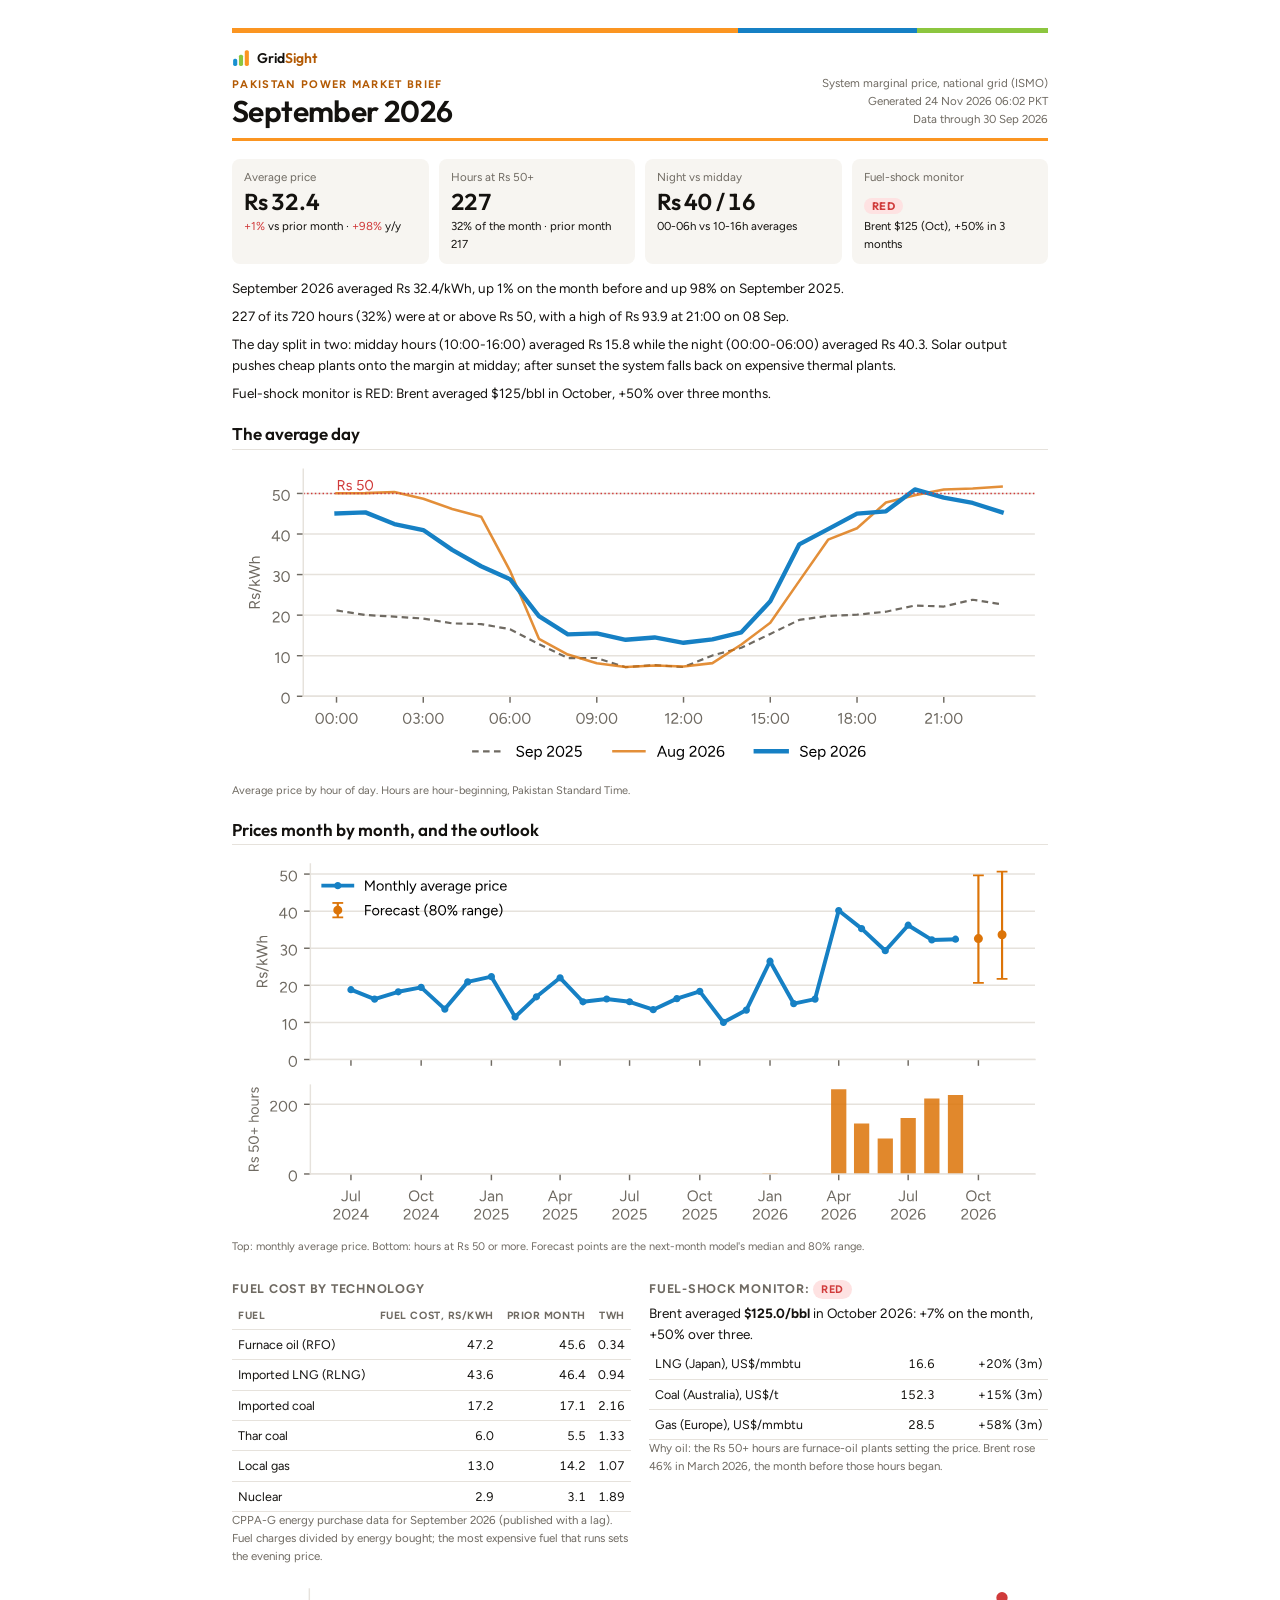
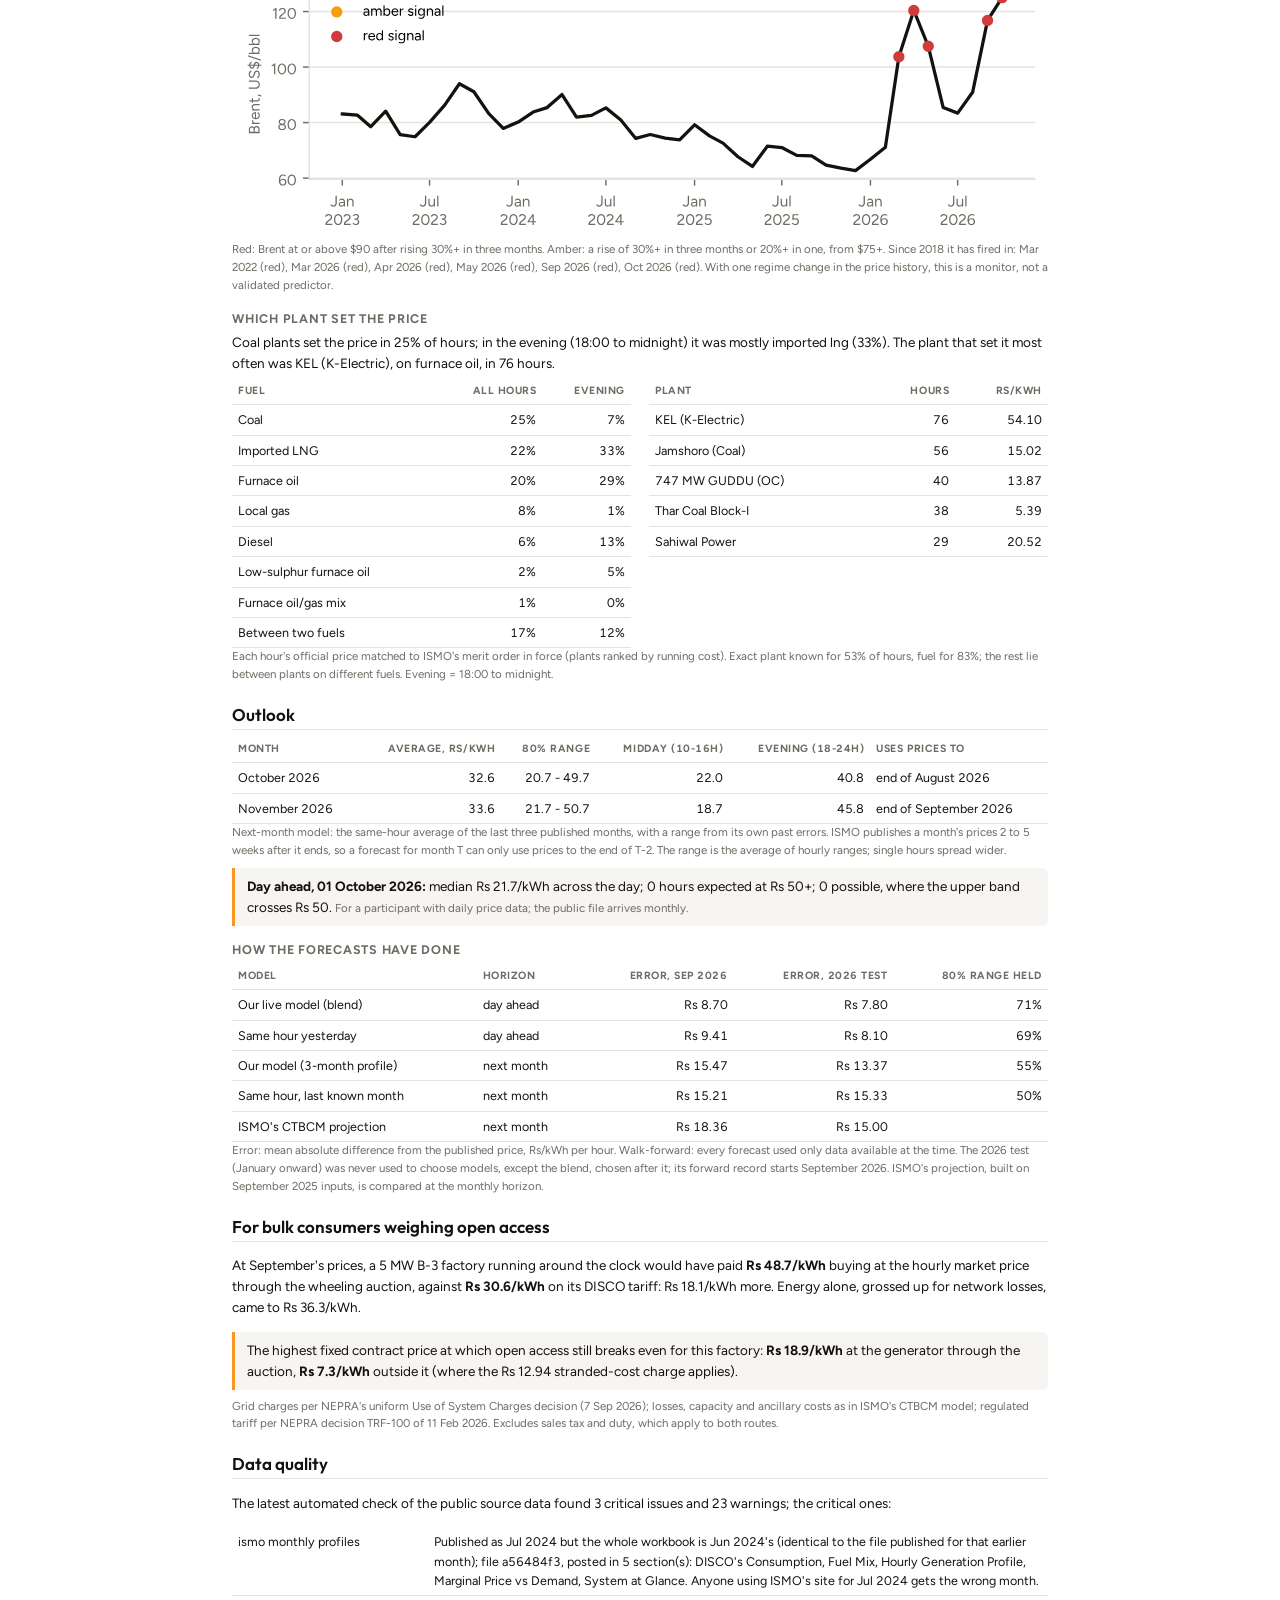
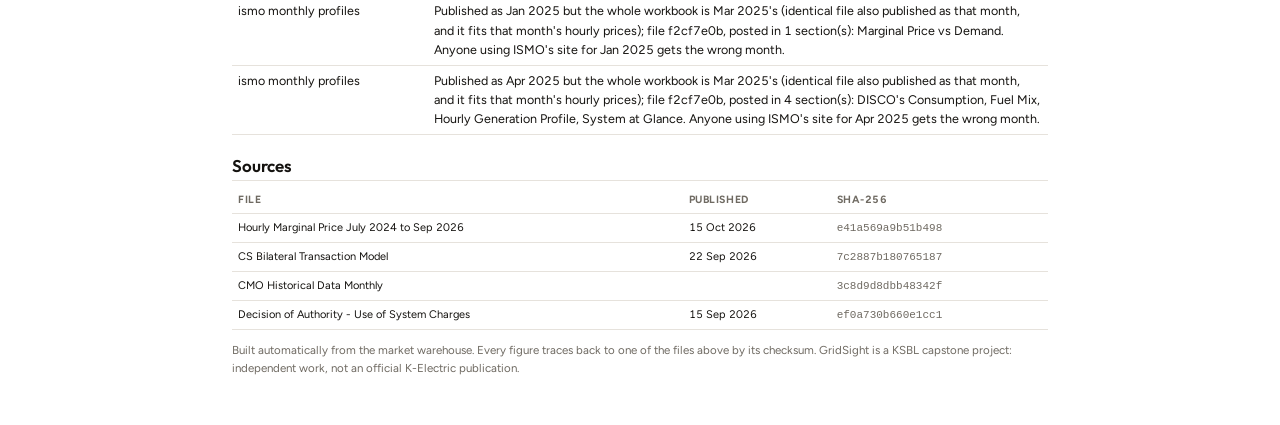
<file: reports/market_brief_2026_09.html>
<!doctype html>
<html lang="en"><head><meta charset="utf-8"><meta name="viewport" content="width=device-width,initial-scale=1">
<title>Power Market Brief September 2026</title>
<style>
@font-face{font-family:"Outfit";src:url([data-uri]) format("woff2");font-weight:100 900}
@font-face{font-family:"Figtree";src:url([data-uri]) format("woff2");font-weight:100 900}
:root{--ink:#14120f;--muted:#6f6a62;--line:#e6e2dc;--bg:#ffffff;--soft:#f7f5f1;--accent:#b35a04;--accent2:#dc7408;--blue:#1680c4;--orange:#fb9521;--green:#8cc63f;--warn:#d03b3b;--amber:#9a6a00;--ok:#2f6f10;--display:"Outfit","Segoe UI",system-ui,sans-serif}
*{box-sizing:border-box}
body{margin:0;background:var(--bg);color:var(--ink);font:13.5px/1.55 "Figtree","Segoe UI",system-ui,-apple-system,sans-serif}
main{max-width:860px;margin:0 auto;padding:28px 22px 40px}
header{border-bottom:3px solid var(--orange);padding-bottom:10px;margin-bottom:18px;display:flex;justify-content:space-between;align-items:flex-end;gap:16px;flex-wrap:wrap}
.kicker{font-size:11px;letter-spacing:.12em;text-transform:uppercase;color:var(--accent);font-weight:700}
h1{font:600 30px/1.1 var(--display);margin:2px 0 0;letter-spacing:-.02em}
.stripe{height:5px;background:linear-gradient(90deg,var(--orange) 0 62%,var(--blue) 62% 84%,var(--green) 84%);margin:0 0 16px}
.logo{display:flex;align-items:center;gap:7px;font:600 14px var(--display);margin-bottom:8px}.logo b{color:var(--accent);font-weight:600}
.meta{font-size:11.5px;color:var(--muted);text-align:right}
h2{font:600 17px/1.25 var(--display);margin:20px 0 6px;padding-bottom:4px;border-bottom:1px solid var(--line)}
h3{font-size:12.5px;margin:14px 0 4px;color:var(--muted);text-transform:uppercase;letter-spacing:.06em}
.cards{display:grid;grid-template-columns:repeat(4,1fr);gap:10px;margin:4px 0 14px}
.card{background:var(--soft);border-radius:8px;padding:10px 12px}
.card .v{font:600 23px var(--display);letter-spacing:-.01em;font-variant-numeric:tabular-nums}
.card .l{font-size:11.5px;color:var(--muted)}
.card .d{font-size:11.5px;margin-top:2px}
.up{color:var(--warn)}.down{color:var(--ok)}
.lead p{margin:0 0 7px}
.chart svg{width:100%;height:auto;display:block}
.cap{font-size:11px;color:var(--muted);margin:2px 0 10px}
table{width:100%;border-collapse:collapse;font-size:12.5px;font-variant-numeric:tabular-nums}
th{font-size:10.5px;text-transform:uppercase;letter-spacing:.05em;color:var(--muted);text-align:left;border-bottom:1px solid var(--line);padding:5px 6px}
td{border-bottom:1px solid var(--line);padding:5px 6px;vertical-align:top}
td.n,th.n{text-align:right}
.pill{display:inline-block;padding:1px 8px;border-radius:99px;font-size:11px;font-weight:700;text-transform:uppercase;letter-spacing:.05em}
.pill.clear{background:#dcfce7;color:var(--ok)}.pill.amber{background:#fef3c7;color:var(--amber)}.pill.red{background:#fee2e2;color:var(--warn)}
.two{display:grid;grid-template-columns:1fr 1fr;gap:18px}
.note{font-size:11.5px;color:var(--muted)}
.callout{border-left:3px solid var(--orange);background:var(--soft);padding:8px 12px;margin:8px 0;border-radius:0 6px 6px 0}
code{font-size:11px;color:var(--muted)}
.src td{font-size:11px}
.pb{break-before:page}
@media (max-width:680px){.cards{grid-template-columns:repeat(2,1fr)}.two{grid-template-columns:1fr}.meta{text-align:left}}
@media print{main{padding:0}h2{break-after:avoid}.chart,table{break-inside:avoid}}
</style></head><body><main>
<div class="stripe"></div>
<div class="logo"><svg width="18" height="18" viewBox="0 0 24 24" aria-hidden="true"><rect x="1.5" y="13" width="5.5" height="9.5" rx="2.2" fill="#1890d0"/><rect x="9.25" y="7.5" width="5.5" height="15" rx="2.2" fill="#8cc63f"/><rect x="17" y="1.5" width="5.5" height="21" rx="2.2" fill="#fb9521"/></svg><span>Grid<b>Sight</b></span></div>
<header>
  <div><div class="kicker">Pakistan power market brief</div>
  <h1>September 2026</h1></div>
  <div class="meta">System marginal price, national grid (ISMO)<br>Generated 24 Nov 2026 06:02 PKT
  <br>Data through 30 Sep 2026</div>
</header>



<div class="cards">
  <div class="card"><div class="l">Average price</div><div class="v">Rs 32.4</div>
    <div class="d"><span class="up">+1%</span> vs prior month &middot; <span class="up">+98%</span> y/y</div></div>
  <div class="card"><div class="l">Hours at Rs 50+</div><div class="v">227</div>
    <div class="d">32% of the month &middot; prior month 217</div></div>
  <div class="card"><div class="l">Night vs midday</div><div class="v">Rs 40 / 16</div>
    <div class="d">00-06h vs 10-16h averages</div></div>
  <div class="card"><div class="l">Fuel-shock monitor</div><div class="v"><span class="pill red">red</span></div>
    <div class="d">Brent $125 (Oct), +50% in 3 months</div></div>
</div>

<div class="lead"><p>September 2026 averaged Rs 32.4/kWh, up 1% on the month before and up 98% on September 2025.</p><p>227 of its 720 hours (32%) were at or above Rs 50, with a high of Rs 93.9 at 21:00 on 08 Sep.</p><p>The day split in two: midday hours (10:00-16:00) averaged Rs 15.8 while the night (00:00-06:00) averaged Rs 40.3. Solar output pushes cheap plants onto the margin at midday; after sunset the system falls back on expensive thermal plants.</p><p>Fuel-shock monitor is RED: Brent averaged $125/bbl in October, +50% over three months.</p></div>

<h2>The average day</h2>
<div class="chart"><svg xmlns:xlink="http://www.w3.org/1999/xlink" width="448.085938pt" height="177.8536pt" viewBox="0 0 448.085938 177.8536" xmlns="http://www.w3.org/2000/svg" version="1.1">
 <metadata>
  <rdf:RDF xmlns:dc="http://purl.org/dc/elements/1.1/" xmlns:cc="http://creativecommons.org/ns#" xmlns:rdf="http://www.w3.org/1999/02/22-rdf-syntax-ns#">
   <cc:Work>
    <dc:type rdf:resource="http://purl.org/dc/dcmitype/StillImage"/>
    <dc:date>2026-11-24T06:02:51.814702</dc:date>
    <dc:format>image/svg+xml</dc:format>
    <dc:creator>
     <cc:Agent>
      <dc:title>Matplotlib v3.11.2, https://matplotlib.org/</dc:title>
     </cc:Agent>
    </dc:creator>
   </cc:Work>
  </rdf:RDF>
 </metadata>
 <defs>
  <style type="text/css">*{stroke-linejoin: round; stroke-linecap: butt}</style>
 </defs>
 <g id="figure_1">
  <g id="patch_1">
   <path d="M 0 177.8536 
L 448.085938 177.8536 
L 448.085938 0 
L 0 0 
z
" style="fill: #ffffff"/>
  </g>
  <g id="axes_1">
   <g id="patch_2">
    <path d="M 39.125938 131.94 
L 440.885938 131.94 
L 440.885938 7.2 
L 39.125938 7.2 
z
" style="fill: #ffffff"/>
   </g>
   <g id="matplotlib.axis_1">
    <g id="xtick_1">
     <g id="line2d_1">
      <defs>
       <path id="mdb51674d13" d="M 0 0 
L 0 3.5 
" style="stroke: #6f6a62; stroke-width: 0.8"/>
      </defs>
      <g>
       <use xlink:href="#mdb51674d13" x="57.387756" y="131.94" style="fill: #6f6a62; stroke: #6f6a62; stroke-width: 0.8"/>
      </g>
     </g>
     <g id="text_1">
      <!-- 00:00 -->
      <g style="fill: #6f6a62" transform="translate(45.416701 147.015) scale(0.085 -0.085)">
       <defs>
        <path id="Figtree-Regular-7d" d="M 2048 -77 
Q 1536 -77 1139 220 
Q 742 518 518 1040 
Q 294 1562 294 2240 
Q 294 2918 518 3440 
Q 742 3962 1136 4259 
Q 1530 4557 2048 4557 
Q 2566 4557 2960 4259 
Q 3354 3962 3581 3440 
Q 3808 2918 3808 2240 
Q 3808 1562 3584 1040 
Q 3360 518 2963 220 
Q 2566 -77 2048 -77 
z
M 2048 410 
Q 2406 410 2684 646 
Q 2963 883 3120 1292 
Q 3277 1702 3277 2240 
Q 3277 2778 3120 3190 
Q 2963 3603 2684 3836 
Q 2406 4070 2048 4070 
Q 1690 4070 1414 3836 
Q 1139 3603 982 3190 
Q 826 2778 826 2240 
Q 826 1702 982 1292 
Q 1139 883 1417 646 
Q 1696 410 2048 410 
z
" transform="scale(0.015625)"/>
        <path id="Figtree-Regular-b1" d="M 806 2502 
Q 659 2502 553 2604 
Q 448 2707 448 2854 
Q 448 3002 553 3107 
Q 659 3213 806 3213 
Q 947 3213 1052 3107 
Q 1158 3002 1158 2854 
Q 1158 2707 1052 2604 
Q 947 2502 806 2502 
z
M 813 -13 
Q 666 -13 563 92 
Q 461 198 461 346 
Q 461 493 563 595 
Q 666 698 813 698 
Q 960 698 1065 595 
Q 1171 493 1171 346 
Q 1171 198 1065 92 
Q 960 -13 813 -13 
z
" transform="scale(0.015625)"/>
       </defs>
       <use xlink:href="#Figtree-Regular-7d"/>
       <use xlink:href="#Figtree-Regular-7d" transform="translate(64.09375 0)"/>
       <use xlink:href="#Figtree-Regular-b1" transform="translate(128.1875 0)"/>
       <use xlink:href="#Figtree-Regular-7d" transform="translate(153.484375 0)"/>
       <use xlink:href="#Figtree-Regular-7d" transform="translate(217.578125 0)"/>
      </g>
     </g>
    </g>
    <g id="xtick_2">
     <g id="line2d_2">
      <g>
       <use xlink:href="#mdb51674d13" x="105.027281" y="131.94" style="fill: #6f6a62; stroke: #6f6a62; stroke-width: 0.8"/>
      </g>
     </g>
     <g id="text_2">
      <!-- 03:00 -->
      <g style="fill: #6f6a62" transform="translate(93.467945 147.015) scale(0.085 -0.085)">
       <defs>
        <path id="Figtree-Regular-80" d="M 1722 -77 
Q 1395 -77 1129 22 
Q 864 122 675 282 
Q 486 442 378 621 
L 826 870 
Q 896 781 1001 669 
Q 1107 557 1273 480 
Q 1440 403 1683 403 
Q 2118 403 2380 652 
Q 2643 902 2643 1280 
Q 2643 1568 2486 1766 
Q 2330 1965 2035 2067 
Q 1741 2170 1331 2170 
L 1210 2170 
L 1210 2630 
L 1331 2630 
Q 1882 2630 2205 2819 
Q 2528 3008 2528 3360 
Q 2528 3552 2425 3715 
Q 2323 3878 2128 3977 
Q 1933 4077 1677 4077 
Q 1504 4077 1353 4029 
Q 1203 3981 1078 3888 
Q 954 3795 851 3654 
L 429 3898 
Q 550 4096 739 4243 
Q 928 4390 1171 4473 
Q 1414 4557 1702 4557 
Q 2093 4557 2403 4403 
Q 2714 4250 2893 3984 
Q 3072 3718 3072 3386 
Q 3072 3046 2880 2800 
Q 2688 2554 2355 2406 
Q 2739 2240 2960 1949 
Q 3181 1658 3181 1242 
Q 3181 845 2985 547 
Q 2790 250 2457 86 
Q 2125 -77 1722 -77 
z
" transform="scale(0.015625)"/>
       </defs>
       <use xlink:href="#Figtree-Regular-7d"/>
       <use xlink:href="#Figtree-Regular-80" transform="translate(64.09375 0)"/>
       <use xlink:href="#Figtree-Regular-b1" transform="translate(118.5 0)"/>
       <use xlink:href="#Figtree-Regular-7d" transform="translate(143.796875 0)"/>
       <use xlink:href="#Figtree-Regular-7d" transform="translate(207.890625 0)"/>
      </g>
     </g>
    </g>
    <g id="xtick_3">
     <g id="line2d_3">
      <g>
       <use xlink:href="#mdb51674d13" x="152.666807" y="131.94" style="fill: #6f6a62; stroke: #6f6a62; stroke-width: 0.8"/>
      </g>
     </g>
     <g id="text_3">
      <!-- 06:00 -->
      <g style="fill: #6f6a62" transform="translate(141.014502 147.015) scale(0.085 -0.085)">
       <defs>
        <path id="Figtree-Regular-83" d="M 1907 -77 
Q 1446 -77 1132 99 
Q 819 275 633 576 
Q 448 877 368 1270 
Q 288 1664 288 2106 
Q 288 2682 406 3136 
Q 525 3590 749 3907 
Q 973 4224 1293 4390 
Q 1613 4557 2016 4557 
Q 2349 4557 2678 4451 
Q 3008 4346 3264 4160 
L 2963 3776 
Q 2758 3917 2521 3997 
Q 2285 4077 2067 4077 
Q 1414 4077 1075 3526 
Q 736 2976 774 1856 
L 659 1971 
Q 813 2362 1152 2589 
Q 1491 2816 1952 2816 
Q 2381 2816 2717 2630 
Q 3053 2445 3241 2115 
Q 3430 1786 3430 1363 
Q 3430 947 3238 617 
Q 3046 288 2704 105 
Q 2362 -77 1907 -77 
z
M 1907 397 
Q 2195 397 2416 521 
Q 2637 646 2761 867 
Q 2886 1088 2886 1376 
Q 2886 1664 2761 1885 
Q 2637 2106 2416 2227 
Q 2195 2349 1907 2349 
Q 1626 2349 1402 2227 
Q 1178 2106 1050 1885 
Q 922 1664 922 1376 
Q 922 1088 1050 867 
Q 1178 646 1402 521 
Q 1626 397 1907 397 
z
" transform="scale(0.015625)"/>
       </defs>
       <use xlink:href="#Figtree-Regular-7d"/>
       <use xlink:href="#Figtree-Regular-83" transform="translate(64.09375 0)"/>
       <use xlink:href="#Figtree-Regular-b1" transform="translate(120.6875 0)"/>
       <use xlink:href="#Figtree-Regular-7d" transform="translate(145.984375 0)"/>
       <use xlink:href="#Figtree-Regular-7d" transform="translate(210.078125 0)"/>
      </g>
     </g>
    </g>
    <g id="xtick_4">
     <g id="line2d_4">
      <g>
       <use xlink:href="#mdb51674d13" x="200.306333" y="131.94" style="fill: #6f6a62; stroke: #6f6a62; stroke-width: 0.8"/>
      </g>
     </g>
     <g id="text_4">
      <!-- 09:00 -->
      <g style="fill: #6f6a62" transform="translate(188.654028 147.015) scale(0.085 -0.085)">
       <defs>
        <path id="Figtree-Regular-86" d="M 1709 4557 
Q 2182 4557 2489 4381 
Q 2797 4205 2985 3904 
Q 3174 3603 3254 3209 
Q 3334 2816 3334 2374 
Q 3334 1798 3212 1344 
Q 3091 890 2867 573 
Q 2643 256 2326 89 
Q 2010 -77 1606 -77 
Q 1274 -77 944 28 
Q 614 134 352 320 
L 653 704 
Q 858 563 1098 483 
Q 1338 403 1555 403 
Q 2208 403 2550 953 
Q 2893 1504 2848 2618 
L 2963 2509 
Q 2810 2118 2470 1888 
Q 2131 1658 1670 1658 
Q 1235 1658 902 1846 
Q 570 2035 381 2361 
Q 192 2688 192 3117 
Q 192 3539 384 3862 
Q 576 4186 918 4371 
Q 1261 4557 1709 4557 
z
M 1709 4083 
Q 1427 4083 1203 3958 
Q 979 3834 854 3613 
Q 730 3392 730 3104 
Q 730 2816 854 2595 
Q 979 2374 1203 2249 
Q 1427 2125 1709 2125 
Q 2003 2125 2224 2249 
Q 2445 2374 2569 2595 
Q 2694 2816 2694 3104 
Q 2694 3392 2569 3613 
Q 2445 3834 2224 3958 
Q 2003 4083 1709 4083 
z
" transform="scale(0.015625)"/>
       </defs>
       <use xlink:href="#Figtree-Regular-7d"/>
       <use xlink:href="#Figtree-Regular-86" transform="translate(64.09375 0)"/>
       <use xlink:href="#Figtree-Regular-b1" transform="translate(120.6875 0)"/>
       <use xlink:href="#Figtree-Regular-7d" transform="translate(145.984375 0)"/>
       <use xlink:href="#Figtree-Regular-7d" transform="translate(210.078125 0)"/>
      </g>
     </g>
    </g>
    <g id="xtick_5">
     <g id="line2d_5">
      <g>
       <use xlink:href="#mdb51674d13" x="247.945858" y="131.94" style="fill: #6f6a62; stroke: #6f6a62; stroke-width: 0.8"/>
      </g>
     </g>
     <g id="text_5">
      <!-- 12:00 -->
      <g style="fill: #6f6a62" transform="translate(237.29164 147.015) scale(0.085 -0.085)">
       <defs>
        <path id="Figtree-Regular-7e" d="M 1389 0 
L 1389 3770 
Q 1146 3571 893 3446 
Q 640 3322 384 3328 
L 384 3821 
Q 518 3814 704 3910 
Q 890 4006 1088 4160 
Q 1286 4314 1434 4480 
L 1920 4480 
L 1920 0 
L 1389 0 
z
" transform="scale(0.015625)"/>
        <path id="Figtree-Regular-7f" d="M 365 0 
L 365 448 
Q 365 659 451 867 
Q 538 1075 701 1280 
Q 864 1485 1101 1664 
L 2029 2362 
Q 2195 2477 2320 2627 
Q 2445 2778 2515 2941 
Q 2586 3104 2586 3258 
Q 2586 3482 2477 3664 
Q 2368 3846 2169 3955 
Q 1971 4064 1702 4064 
Q 1440 4064 1241 3965 
Q 1043 3866 915 3702 
Q 787 3539 730 3354 
L 179 3462 
Q 256 3750 457 4000 
Q 659 4250 972 4403 
Q 1286 4557 1670 4557 
Q 2118 4557 2444 4387 
Q 2771 4218 2953 3926 
Q 3136 3635 3136 3264 
Q 3136 2912 2944 2598 
Q 2752 2285 2387 1990 
L 1510 1325 
Q 1254 1133 1116 921 
Q 979 710 960 480 
L 3200 480 
L 3200 0 
L 365 0 
z
" transform="scale(0.015625)"/>
       </defs>
       <use xlink:href="#Figtree-Regular-7e"/>
       <use xlink:href="#Figtree-Regular-7f" transform="translate(41.296875 0)"/>
       <use xlink:href="#Figtree-Regular-b1" transform="translate(97.203125 0)"/>
       <use xlink:href="#Figtree-Regular-7d" transform="translate(122.5 0)"/>
       <use xlink:href="#Figtree-Regular-7d" transform="translate(186.59375 0)"/>
      </g>
     </g>
    </g>
    <g id="xtick_6">
     <g id="line2d_6">
      <g>
       <use xlink:href="#mdb51674d13" x="295.585384" y="131.94" style="fill: #6f6a62; stroke: #6f6a62; stroke-width: 0.8"/>
      </g>
     </g>
     <g id="text_6">
      <!-- 15:00 -->
      <g style="fill: #6f6a62" transform="translate(284.863431 147.015) scale(0.085 -0.085)">
       <defs>
        <path id="Figtree-Regular-82" d="M 1856 -77 
Q 1587 -77 1308 3 
Q 1030 83 784 249 
Q 538 416 378 678 
L 813 928 
Q 1037 646 1299 518 
Q 1562 390 1843 390 
Q 2285 390 2563 662 
Q 2842 934 2842 1376 
Q 2842 1811 2573 2086 
Q 2304 2362 1869 2362 
Q 1632 2362 1401 2256 
Q 1171 2150 1043 1997 
L 557 2112 
L 774 4480 
L 3162 4480 
L 3162 3994 
L 1254 3994 
L 1120 2566 
Q 1299 2675 1516 2739 
Q 1734 2803 1958 2803 
Q 2368 2803 2688 2624 
Q 3008 2445 3193 2125 
Q 3379 1805 3379 1389 
Q 3379 954 3184 624 
Q 2989 294 2646 108 
Q 2304 -77 1856 -77 
z
" transform="scale(0.015625)"/>
       </defs>
       <use xlink:href="#Figtree-Regular-7e"/>
       <use xlink:href="#Figtree-Regular-82" transform="translate(41.296875 0)"/>
       <use xlink:href="#Figtree-Regular-b1" transform="translate(98.796875 0)"/>
       <use xlink:href="#Figtree-Regular-7d" transform="translate(124.09375 0)"/>
       <use xlink:href="#Figtree-Regular-7d" transform="translate(188.1875 0)"/>
      </g>
     </g>
    </g>
    <g id="xtick_7">
     <g id="line2d_7">
      <g>
       <use xlink:href="#mdb51674d13" x="343.22491" y="131.94" style="fill: #6f6a62; stroke: #6f6a62; stroke-width: 0.8"/>
      </g>
     </g>
     <g id="text_7">
      <!-- 18:00 -->
      <g style="fill: #6f6a62" transform="translate(332.336941 147.015) scale(0.085 -0.085)">
       <defs>
        <path id="Figtree-Regular-85" d="M 1958 -77 
Q 1478 -77 1113 80 
Q 749 237 550 515 
Q 352 794 352 1165 
Q 352 1562 569 1866 
Q 787 2170 1165 2323 
Q 864 2470 691 2732 
Q 518 2995 518 3341 
Q 518 3699 697 3974 
Q 877 4250 1203 4403 
Q 1530 4557 1958 4557 
Q 2400 4557 2723 4403 
Q 3046 4250 3228 3974 
Q 3411 3699 3411 3341 
Q 3411 2995 3238 2732 
Q 3066 2470 2765 2323 
Q 3142 2170 3360 1866 
Q 3578 1562 3578 1165 
Q 3578 794 3376 515 
Q 3174 237 2812 80 
Q 2451 -77 1958 -77 
z
M 1958 397 
Q 2432 397 2733 624 
Q 3034 851 3034 1216 
Q 3034 1587 2733 1820 
Q 2432 2054 1958 2054 
Q 1651 2054 1411 1948 
Q 1171 1843 1033 1654 
Q 896 1466 896 1216 
Q 896 973 1033 787 
Q 1171 602 1411 499 
Q 1651 397 1958 397 
z
M 1958 2560 
Q 2368 2560 2624 2761 
Q 2880 2963 2880 3290 
Q 2880 3648 2624 3869 
Q 2368 4090 1958 4090 
Q 1562 4090 1306 3869 
Q 1050 3648 1050 3290 
Q 1050 2963 1306 2761 
Q 1562 2560 1958 2560 
z
" transform="scale(0.015625)"/>
       </defs>
       <use xlink:href="#Figtree-Regular-7e"/>
       <use xlink:href="#Figtree-Regular-85" transform="translate(41.296875 0)"/>
       <use xlink:href="#Figtree-Regular-b1" transform="translate(102.703125 0)"/>
       <use xlink:href="#Figtree-Regular-7d" transform="translate(128 0)"/>
       <use xlink:href="#Figtree-Regular-7d" transform="translate(192.09375 0)"/>
      </g>
     </g>
    </g>
    <g id="xtick_8">
     <g id="line2d_8">
      <g>
       <use xlink:href="#mdb51674d13" x="390.864436" y="131.94" style="fill: #6f6a62; stroke: #6f6a62; stroke-width: 0.8"/>
      </g>
     </g>
     <g id="text_8">
      <!-- 21:00 -->
      <g style="fill: #6f6a62" transform="translate(380.210217 147.015) scale(0.085 -0.085)">
       <use xlink:href="#Figtree-Regular-7f"/>
       <use xlink:href="#Figtree-Regular-7e" transform="translate(55.90625 0)"/>
       <use xlink:href="#Figtree-Regular-b1" transform="translate(97.203125 0)"/>
       <use xlink:href="#Figtree-Regular-7d" transform="translate(122.5 0)"/>
       <use xlink:href="#Figtree-Regular-7d" transform="translate(186.59375 0)"/>
      </g>
     </g>
    </g>
   </g>
   <g id="matplotlib.axis_2">
    <g id="ytick_1">
     <g id="line2d_9">
      <path d="M 39.125938 131.94 
L 440.885938 131.94 
" clip-path="url(#p9cf390c411)" style="fill: none; stroke: #e6e2dc; stroke-width: 0.8; stroke-linecap: square"/>
     </g>
     <g id="line2d_10">
      <defs>
       <path id="m1836e74d1a" d="M 0 0 
L -3.5 0 
" style="stroke: #6f6a62; stroke-width: 0.8"/>
      </defs>
      <g>
       <use xlink:href="#m1836e74d1a" x="39.125938" y="131.94" style="fill: #6f6a62; stroke: #6f6a62; stroke-width: 0.8"/>
      </g>
     </g>
     <g id="text_9">
      <!-- 0 -->
      <g style="fill: #6f6a62" transform="translate(26.677969 135.9775) scale(0.085 -0.085)">
       <use xlink:href="#Figtree-Regular-7d"/>
      </g>
     </g>
    </g>
    <g id="ytick_2">
     <g id="line2d_11">
      <path d="M 39.125938 109.665 
L 440.885938 109.665 
" clip-path="url(#p9cf390c411)" style="fill: none; stroke: #e6e2dc; stroke-width: 0.8; stroke-linecap: square"/>
     </g>
     <g id="line2d_12">
      <g>
       <use xlink:href="#m1836e74d1a" x="39.125938" y="109.665" style="fill: #6f6a62; stroke: #6f6a62; stroke-width: 0.8"/>
      </g>
     </g>
     <g id="text_10">
      <!-- 10 -->
      <g style="fill: #6f6a62" transform="translate(23.167734 113.7025) scale(0.085 -0.085)">
       <use xlink:href="#Figtree-Regular-7e"/>
       <use xlink:href="#Figtree-Regular-7d" transform="translate(41.296875 0)"/>
      </g>
     </g>
    </g>
    <g id="ytick_3">
     <g id="line2d_13">
      <path d="M 39.125938 87.39 
L 440.885938 87.39 
" clip-path="url(#p9cf390c411)" style="fill: none; stroke: #e6e2dc; stroke-width: 0.8; stroke-linecap: square"/>
     </g>
     <g id="line2d_14">
      <g>
       <use xlink:href="#m1836e74d1a" x="39.125938" y="87.39" style="fill: #6f6a62; stroke: #6f6a62; stroke-width: 0.8"/>
      </g>
     </g>
     <g id="text_11">
      <!-- 20 -->
      <g style="fill: #6f6a62" transform="translate(21.925938 91.4275) scale(0.085 -0.085)">
       <use xlink:href="#Figtree-Regular-7f"/>
       <use xlink:href="#Figtree-Regular-7d" transform="translate(55.90625 0)"/>
      </g>
     </g>
    </g>
    <g id="ytick_4">
     <g id="line2d_15">
      <path d="M 39.125938 65.115 
L 440.885938 65.115 
" clip-path="url(#p9cf390c411)" style="fill: none; stroke: #e6e2dc; stroke-width: 0.8; stroke-linecap: square"/>
     </g>
     <g id="line2d_16">
      <g>
       <use xlink:href="#m1836e74d1a" x="39.125938" y="65.115" style="fill: #6f6a62; stroke: #6f6a62; stroke-width: 0.8"/>
      </g>
     </g>
     <g id="text_12">
      <!-- 30 -->
      <g style="fill: #6f6a62" transform="translate(22.053438 69.1525) scale(0.085 -0.085)">
       <use xlink:href="#Figtree-Regular-80"/>
       <use xlink:href="#Figtree-Regular-7d" transform="translate(54.40625 0)"/>
      </g>
     </g>
    </g>
    <g id="ytick_5">
     <g id="line2d_17">
      <path d="M 39.125938 42.84 
L 440.885938 42.84 
" clip-path="url(#p9cf390c411)" style="fill: none; stroke: #e6e2dc; stroke-width: 0.8; stroke-linecap: square"/>
     </g>
     <g id="line2d_18">
      <g>
       <use xlink:href="#m1836e74d1a" x="39.125938" y="42.84" style="fill: #6f6a62; stroke: #6f6a62; stroke-width: 0.8"/>
      </g>
     </g>
     <g id="text_13">
      <!-- 40 -->
      <g style="fill: #6f6a62" transform="translate(21.4 46.8775) scale(0.085 -0.085)">
       <defs>
        <path id="Figtree-Regular-81" d="M 2342 0 
L 2342 1088 
L 275 1088 
L 275 1504 
L 2317 4480 
L 2867 4480 
L 2867 1568 
L 3782 1568 
L 3782 1088 
L 2867 1088 
L 2867 0 
L 2342 0 
z
M 896 1568 
L 2342 1568 
L 2342 3693 
L 896 1568 
z
" transform="scale(0.015625)"/>
       </defs>
       <use xlink:href="#Figtree-Regular-81"/>
       <use xlink:href="#Figtree-Regular-7d" transform="translate(62.09375 0)"/>
      </g>
     </g>
    </g>
    <g id="ytick_6">
     <g id="line2d_19">
      <path d="M 39.125938 20.565 
L 440.885938 20.565 
" clip-path="url(#p9cf390c411)" style="fill: none; stroke: #e6e2dc; stroke-width: 0.8; stroke-linecap: square"/>
     </g>
     <g id="line2d_20">
      <g>
       <use xlink:href="#m1836e74d1a" x="39.125938" y="20.565" style="fill: #6f6a62; stroke: #6f6a62; stroke-width: 0.8"/>
      </g>
     </g>
     <g id="text_14">
      <!-- 50 -->
      <g style="fill: #6f6a62" transform="translate(21.790469 24.6025) scale(0.085 -0.085)">
       <use xlink:href="#Figtree-Regular-82"/>
       <use xlink:href="#Figtree-Regular-7d" transform="translate(57.5 0)"/>
      </g>
     </g>
    </g>
    <g id="text_15">
     <!-- Rs/kWh -->
     <g style="fill: #6f6a62" transform="translate(15.275 84.376602) rotate(-90) scale(0.085 -0.085)">
      <defs>
       <path id="Figtree-Regular-2e" d="M 595 0 
L 595 4480 
L 2054 4480 
Q 2490 4480 2826 4307 
Q 3162 4134 3350 3827 
Q 3539 3520 3539 3123 
Q 3539 2682 3286 2352 
Q 3034 2022 2624 1869 
L 3718 0 
L 3123 0 
L 2093 1766 
Q 2048 1760 2003 1760 
Q 1958 1760 1914 1760 
L 1139 1760 
L 1139 0 
L 595 0 
z
M 1139 2259 
L 2131 2259 
Q 2374 2259 2566 2371 
Q 2758 2483 2876 2678 
Q 2995 2874 2995 3123 
Q 2995 3507 2729 3747 
Q 2464 3987 2042 3987 
L 1139 3987 
L 1139 2259 
z
" transform="scale(0.015625)"/>
       <path id="Figtree-Regular-6c" d="M 1568 -77 
Q 1216 -77 953 28 
Q 691 134 515 307 
Q 339 480 262 685 
L 710 870 
Q 819 653 1036 518 
Q 1254 384 1517 384 
Q 1818 384 2022 502 
Q 2227 621 2227 838 
Q 2227 1037 2076 1158 
Q 1926 1280 1632 1357 
L 1325 1440 
Q 890 1555 646 1788 
Q 403 2022 403 2317 
Q 403 2771 700 3024 
Q 998 3277 1587 3277 
Q 1869 3277 2099 3193 
Q 2330 3110 2496 2960 
Q 2662 2810 2739 2605 
L 2291 2406 
Q 2208 2624 2016 2720 
Q 1824 2816 1549 2816 
Q 1254 2816 1088 2691 
Q 922 2566 922 2342 
Q 922 2214 1059 2102 
Q 1197 1990 1466 1920 
L 1786 1837 
Q 2099 1760 2310 1609 
Q 2522 1459 2630 1267 
Q 2739 1075 2739 858 
Q 2739 570 2585 358 
Q 2432 147 2169 35 
Q 1907 -77 1568 -77 
z
" transform="scale(0.015625)"/>
       <path id="Figtree-Regular-bc" d="M 96 -538 
L 1862 4781 
L 2394 4781 
L 640 -538 
L 96 -538 
z
" transform="scale(0.015625)"/>
       <path id="Figtree-Regular-5b" d="M 448 0 
L 448 4480 
L 960 4480 
L 960 1754 
L 2323 3200 
L 2970 3200 
L 1779 1920 
L 3098 0 
L 2464 0 
L 1440 1549 
L 960 1043 
L 960 0 
L 448 0 
z
" transform="scale(0.015625)"/>
       <path id="Figtree-Regular-37" d="M 1427 0 
L 58 4480 
L 602 4480 
L 1722 826 
L 2803 4480 
L 3341 4480 
L 4403 838 
L 5536 4480 
L 6080 4480 
L 4691 0 
L 4109 0 
L 3072 3603 
L 2003 0 
L 1427 0 
z
" transform="scale(0.015625)"/>
       <path id="Figtree-Regular-50" d="M 448 0 
L 448 4480 
L 960 4480 
L 960 2733 
Q 1120 2995 1376 3136 
Q 1632 3277 1971 3277 
Q 2342 3277 2624 3126 
Q 2906 2976 3062 2649 
Q 3219 2323 3213 1792 
L 3213 0 
L 2701 0 
L 2701 1638 
Q 2701 2112 2589 2361 
Q 2477 2611 2285 2704 
Q 2093 2797 1850 2797 
Q 1427 2797 1193 2499 
Q 960 2202 960 1658 
L 960 0 
L 448 0 
z
" transform="scale(0.015625)"/>
      </defs>
      <use xlink:href="#Figtree-Regular-2e"/>
      <use xlink:href="#Figtree-Regular-6c" transform="translate(62.59375 0)"/>
      <use xlink:href="#Figtree-Regular-bc" transform="translate(109.1875 0)"/>
      <use xlink:href="#Figtree-Regular-5b" transform="translate(148.09375 0)"/>
      <use xlink:href="#Figtree-Regular-37" transform="translate(196.59375 0)"/>
      <use xlink:href="#Figtree-Regular-50" transform="translate(292.59375 0)"/>
     </g>
    </g>
   </g>
   <g id="line2d_21">
    <path d="M 57.387756 84.810412 
L 73.267598 87.296582 
L 89.147439 88.221661 
L 105.027281 89.246637 
L 120.907123 91.923611 
L 136.786965 92.298544 
L 152.666807 95.118422 
L 168.546649 103.255055 
L 184.426491 110.972301 
L 200.306333 110.927197 
L 216.186175 115.980098 
L 232.066017 114.815926 
L 247.945858 115.907228 
L 263.8257 109.520252 
L 279.705542 105.306469 
L 295.585384 97.691808 
L 311.465226 90.025886 
L 327.345068 87.813546 
L 343.22491 87.136192 
L 359.104752 85.505178 
L 374.984594 82.115717 
L 390.864436 82.665853 
L 406.744277 78.92437 
L 422.624119 81.418439 
" clip-path="url(#p9cf390c411)" style="fill: none; stroke-dasharray: 3.6,2.4; stroke-dashoffset: 0; stroke: #6f6a62; stroke-width: 1.2"/>
   </g>
   <g id="line2d_22">
    <path d="M 57.387756 20.45231 
L 73.267598 20.398166 
L 89.147439 19.714204 
L 105.027281 23.444997 
L 120.907123 29.077642 
L 136.786965 33.326136 
L 152.666807 63.043856 
L 168.546649 100.375691 
L 184.426491 109.04121 
L 200.306333 113.792643 
L 216.186175 115.820995 
L 232.066017 115.083435 
L 247.945858 115.630069 
L 263.8257 113.737434 
L 279.705542 103.519048 
L 295.585384 91.565855 
L 311.465226 68.70433 
L 327.345068 45.939262 
L 343.22491 39.647963 
L 359.104752 25.545752 
L 374.984594 21.564775 
L 390.864436 18.379021 
L 406.744277 17.889159 
L 422.624119 16.835657 
" clip-path="url(#p9cf390c411)" style="fill: none; stroke: #dc7408; stroke-opacity: 0.8; stroke-width: 1.4; stroke-linecap: square"/>
   </g>
   <g id="line2d_23">
    <path d="M 57.387756 31.544498 
L 73.267598 30.959258 
L 89.147439 37.351268 
L 105.027281 40.651003 
L 120.907123 51.53926 
L 136.786965 60.533291 
L 152.666807 67.641066 
L 168.546649 87.8883 
L 184.426491 97.96831 
L 200.306333 97.380015 
L 216.186175 100.920314 
L 232.066017 99.642424 
L 247.945858 102.576222 
L 263.8257 100.715403 
L 279.705542 96.844526 
L 295.585384 79.795169 
L 311.465226 48.558815 
L 327.345068 40.191968 
L 343.22491 31.608735 
L 359.104752 30.379233 
L 374.984594 18.366172 
L 390.864436 22.890111 
L 406.744277 25.794589 
L 422.624119 30.836507 
" clip-path="url(#p9cf390c411)" style="fill: none; stroke: #1680c4; stroke-width: 2.4; stroke-linecap: square"/>
   </g>
   <g id="line2d_24">
    <path d="M 39.125938 20.565 
L 440.885938 20.565 
" clip-path="url(#p9cf390c411)" style="fill: none; stroke-dasharray: 0.8,1.32; stroke-dashoffset: 0; stroke: #d03b3b; stroke-width: 0.8"/>
   </g>
   <g id="patch_3">
    <path d="M 39.125938 131.94 
L 39.125938 7.2 
" style="fill: none; stroke: #e6e2dc; stroke-width: 0.8; stroke-linejoin: miter; stroke-linecap: square"/>
   </g>
   <g id="patch_4">
    <path d="M 39.125938 131.94 
L 440.885938 131.94 
" style="fill: none; stroke: #e6e2dc; stroke-width: 0.8; stroke-linejoin: miter; stroke-linecap: square"/>
   </g>
   <g id="text_16">
    <!-- Rs 50 -->
    <g style="fill: #d03b3b" transform="translate(57.387756 18.783) scale(0.08 -0.08)">
     <defs>
      <path id="Figtree-Regular-ac" transform="scale(0.015625)"/>
     </defs>
     <use xlink:href="#Figtree-Regular-2e"/>
     <use xlink:href="#Figtree-Regular-6c" transform="translate(62.59375 0)"/>
     <use xlink:href="#Figtree-Regular-ac" transform="translate(109.1875 0)"/>
     <use xlink:href="#Figtree-Regular-82" transform="translate(133.890625 0)"/>
     <use xlink:href="#Figtree-Regular-7d" transform="translate(191.390625 0)"/>
    </g>
   </g>
   <g id="legend_1">
    <g id="line2d_25">
     <path d="M 131.847422 162.1536 
L 140.347422 162.1536 
L 148.847422 162.1536 
" style="fill: none; stroke-dasharray: 3.6,2.4; stroke-dashoffset: 0; stroke: #6f6a62; stroke-width: 1.2"/>
    </g>
    <g id="text_17">
     <!-- Sep 2025 -->
     <g transform="translate(155.647422 165.1286) scale(0.085 -0.085)">
      <defs>
       <path id="Figtree-Regular-2f" d="M 2029 -77 
Q 1658 -77 1370 3 
Q 1082 83 870 227 
Q 659 371 524 547 
Q 390 723 326 922 
L 845 1101 
Q 941 819 1232 611 
Q 1523 403 1946 403 
Q 2464 403 2758 608 
Q 3053 813 3053 1152 
Q 3053 1466 2790 1661 
Q 2528 1856 2099 1965 
L 1606 2093 
Q 1306 2170 1053 2320 
Q 800 2470 649 2704 
Q 499 2938 499 3264 
Q 499 3872 892 4214 
Q 1286 4557 2029 4557 
Q 2470 4557 2790 4413 
Q 3110 4269 3312 4048 
Q 3514 3827 3597 3571 
L 3085 3392 
Q 2963 3712 2675 3894 
Q 2387 4077 1978 4077 
Q 1549 4077 1296 3869 
Q 1043 3661 1043 3302 
Q 1043 2995 1241 2832 
Q 1440 2669 1760 2592 
L 2253 2470 
Q 2906 2317 3254 1961 
Q 3603 1606 3603 1197 
Q 3603 845 3424 553 
Q 3245 262 2896 92 
Q 2547 -77 2029 -77 
z
" transform="scale(0.015625)"/>
       <path id="Figtree-Regular-49" d="M 1850 -77 
Q 1382 -77 1024 137 
Q 666 352 464 729 
Q 262 1107 262 1600 
Q 262 2093 464 2470 
Q 666 2848 1021 3062 
Q 1376 3277 1837 3277 
Q 2285 3277 2611 3056 
Q 2938 2835 3117 2438 
Q 3296 2042 3296 1504 
L 781 1504 
Q 813 979 1113 684 
Q 1414 390 1875 390 
Q 2214 390 2448 550 
Q 2682 710 2810 973 
L 3251 749 
Q 3130 499 2928 313 
Q 2726 128 2454 25 
Q 2182 -77 1850 -77 
z
M 819 1933 
L 2746 1933 
Q 2726 2208 2601 2406 
Q 2477 2605 2278 2713 
Q 2080 2822 1830 2822 
Q 1587 2822 1363 2716 
Q 1139 2611 992 2409 
Q 845 2208 819 1933 
z
" transform="scale(0.015625)"/>
       <path id="Figtree-Regular-68" d="M 480 -1280 
L 480 3200 
L 960 3200 
L 986 2656 
Q 1165 2944 1443 3110 
Q 1722 3277 2074 3277 
Q 2502 3277 2828 3065 
Q 3155 2854 3337 2476 
Q 3520 2099 3520 1600 
Q 3520 1107 3337 726 
Q 3155 346 2828 134 
Q 2502 -77 2074 -77 
Q 1722 -77 1446 86 
Q 1171 250 992 538 
L 992 -1280 
L 480 -1280 
z
M 1958 390 
Q 2259 390 2492 544 
Q 2726 698 2864 973 
Q 3002 1248 3002 1600 
Q 3002 1952 2870 2227 
Q 2739 2502 2502 2656 
Q 2266 2810 1965 2810 
Q 1683 2810 1462 2656 
Q 1242 2502 1117 2227 
Q 992 1952 992 1600 
Q 992 1248 1117 973 
Q 1242 698 1459 544 
Q 1677 390 1958 390 
z
" transform="scale(0.015625)"/>
      </defs>
      <use xlink:href="#Figtree-Regular-2f"/>
      <use xlink:href="#Figtree-Regular-49" transform="translate(61.40625 0)"/>
      <use xlink:href="#Figtree-Regular-68" transform="translate(116 0)"/>
      <use xlink:href="#Figtree-Regular-ac" transform="translate(175.09375 0)"/>
      <use xlink:href="#Figtree-Regular-7f" transform="translate(199.796875 0)"/>
      <use xlink:href="#Figtree-Regular-7d" transform="translate(255.703125 0)"/>
      <use xlink:href="#Figtree-Regular-7f" transform="translate(319.796875 0)"/>
      <use xlink:href="#Figtree-Regular-82" transform="translate(375.703125 0)"/>
     </g>
    </g>
    <g id="line2d_26">
     <path d="M 209.469688 162.1536 
L 217.969688 162.1536 
L 226.469688 162.1536 
" style="fill: none; stroke: #dc7408; stroke-opacity: 0.8; stroke-width: 1.4; stroke-linecap: square"/>
    </g>
    <g id="text_18">
     <!-- Aug 2026 -->
     <g transform="translate(233.269688 165.1286) scale(0.085 -0.085)">
      <defs>
       <path id="Figtree-Regular-1" d="M 58 0 
L 1882 4480 
L 2445 4480 
L 4269 0 
L 3699 0 
L 3181 1274 
L 1152 1274 
L 634 0 
L 58 0 
z
M 1338 1760 
L 2989 1760 
L 2163 3802 
L 1338 1760 
z
" transform="scale(0.015625)"/>
       <path id="Figtree-Regular-6f" d="M 1606 -77 
Q 1235 -77 956 73 
Q 678 224 521 553 
Q 365 883 365 1408 
L 365 3200 
L 877 3200 
L 877 1562 
Q 877 1088 985 838 
Q 1094 589 1289 496 
Q 1485 403 1728 403 
Q 2144 403 2377 704 
Q 2611 1005 2611 1542 
L 2611 3200 
L 3123 3200 
L 3123 0 
L 2643 0 
L 2618 480 
Q 2458 211 2202 67 
Q 1946 -77 1606 -77 
z
" transform="scale(0.015625)"/>
       <path id="Figtree-Regular-4f" d="M 1728 -1357 
Q 1421 -1357 1168 -1296 
Q 915 -1235 739 -1161 
Q 563 -1088 486 -1037 
L 678 -621 
Q 762 -666 915 -733 
Q 1069 -800 1277 -848 
Q 1485 -896 1722 -896 
Q 2029 -896 2275 -771 
Q 2522 -646 2659 -380 
Q 2797 -115 2797 301 
L 2797 640 
Q 2624 352 2342 189 
Q 2061 26 1709 26 
Q 1280 26 953 230 
Q 627 435 444 803 
Q 262 1171 262 1645 
Q 262 2131 444 2499 
Q 627 2867 953 3072 
Q 1280 3277 1709 3277 
Q 2061 3277 2342 3117 
Q 2624 2957 2797 2662 
L 2797 3200 
L 3309 3200 
L 3309 307 
Q 3309 -243 3104 -614 
Q 2899 -986 2540 -1171 
Q 2182 -1357 1728 -1357 
z
M 1830 467 
Q 2112 467 2329 620 
Q 2547 774 2668 1040 
Q 2790 1306 2790 1658 
Q 2790 1997 2665 2262 
Q 2541 2528 2326 2678 
Q 2112 2829 1824 2829 
Q 1523 2829 1289 2678 
Q 1056 2528 925 2262 
Q 794 1997 794 1658 
Q 794 1306 928 1040 
Q 1062 774 1296 620 
Q 1530 467 1830 467 
z
" transform="scale(0.015625)"/>
      </defs>
      <use xlink:href="#Figtree-Regular-1"/>
      <use xlink:href="#Figtree-Regular-6f" transform="translate(67.703125 0)"/>
      <use xlink:href="#Figtree-Regular-4f" transform="translate(123.5 0)"/>
      <use xlink:href="#Figtree-Regular-ac" transform="translate(182.203125 0)"/>
      <use xlink:href="#Figtree-Regular-7f" transform="translate(206.90625 0)"/>
      <use xlink:href="#Figtree-Regular-7d" transform="translate(262.8125 0)"/>
      <use xlink:href="#Figtree-Regular-7f" transform="translate(326.90625 0)"/>
      <use xlink:href="#Figtree-Regular-83" transform="translate(382.8125 0)"/>
     </g>
    </g>
    <g id="line2d_27">
     <path d="M 287.619219 162.1536 
L 296.119219 162.1536 
L 304.619219 162.1536 
" style="fill: none; stroke: #1680c4; stroke-width: 2.4; stroke-linecap: square"/>
    </g>
    <g id="text_19">
     <!-- Sep 2026 -->
     <g transform="translate(311.419219 165.1286) scale(0.085 -0.085)">
      <use xlink:href="#Figtree-Regular-2f"/>
      <use xlink:href="#Figtree-Regular-49" transform="translate(61.40625 0)"/>
      <use xlink:href="#Figtree-Regular-68" transform="translate(116 0)"/>
      <use xlink:href="#Figtree-Regular-ac" transform="translate(175.09375 0)"/>
      <use xlink:href="#Figtree-Regular-7f" transform="translate(199.796875 0)"/>
      <use xlink:href="#Figtree-Regular-7d" transform="translate(255.703125 0)"/>
      <use xlink:href="#Figtree-Regular-7f" transform="translate(319.796875 0)"/>
      <use xlink:href="#Figtree-Regular-83" transform="translate(375.703125 0)"/>
     </g>
    </g>
   </g>
  </g>
 </g>
 <defs>
  <clipPath id="p9cf390c411">
   <rect x="39.125938" y="7.2" width="401.76" height="124.74"/>
  </clipPath>
 </defs>
</svg>
</div>
<div class="cap">Average price by hour of day. Hours are hour-beginning, Pakistan Standard Time.</div>

<h2>Prices month by month, and the outlook</h2>
<div class="chart"><svg xmlns:xlink="http://www.w3.org/1999/xlink" width="452.407969pt" height="213.664pt" viewBox="0 0 452.407969 213.664" xmlns="http://www.w3.org/2000/svg" version="1.1">
 <metadata>
  <rdf:RDF xmlns:dc="http://purl.org/dc/elements/1.1/" xmlns:cc="http://creativecommons.org/ns#" xmlns:rdf="http://www.w3.org/1999/02/22-rdf-syntax-ns#">
   <cc:Work>
    <dc:type rdf:resource="http://purl.org/dc/dcmitype/StillImage"/>
    <dc:date>2026-11-24T06:02:52.210596</dc:date>
    <dc:format>image/svg+xml</dc:format>
    <dc:creator>
     <cc:Agent>
      <dc:title>Matplotlib v3.11.2, https://matplotlib.org/</dc:title>
     </cc:Agent>
    </dc:creator>
   </cc:Work>
  </rdf:RDF>
 </metadata>
 <defs>
  <style type="text/css">*{stroke-linejoin: round; stroke-linecap: butt}</style>
 </defs>
 <g id="figure_1">
  <g id="patch_1">
   <path d="M 0 213.664 
L 452.407969 213.664 
L 452.407969 0 
L 0 0 
z
" style="fill: #ffffff"/>
  </g>
  <g id="axes_1">
   <g id="patch_2">
    <path d="M 43.447969 115.600459 
L 445.207969 115.600459 
L 445.207969 7.2 
L 43.447969 7.2 
z
" style="fill: #ffffff"/>
   </g>
   <g id="matplotlib.axis_1">
    <g id="xtick_1">
     <g id="line2d_1">
      <defs>
       <path id="m526e35e845" d="M 0 0 
L 0 3.5 
" style="stroke: #6f6a62; stroke-width: 0.8"/>
      </defs>
      <g>
       <use xlink:href="#m526e35e845" x="65.941958" y="115.600459" style="fill: #6f6a62; stroke: #6f6a62; stroke-width: 0.8"/>
      </g>
     </g>
    </g>
    <g id="xtick_2">
     <g id="line2d_2">
      <g>
       <use xlink:href="#m526e35e845" x="104.877932" y="115.600459" style="fill: #6f6a62; stroke: #6f6a62; stroke-width: 0.8"/>
      </g>
     </g>
    </g>
    <g id="xtick_3">
     <g id="line2d_3">
      <g>
       <use xlink:href="#m526e35e845" x="143.813906" y="115.600459" style="fill: #6f6a62; stroke: #6f6a62; stroke-width: 0.8"/>
      </g>
     </g>
    </g>
    <g id="xtick_4">
     <g id="line2d_4">
      <g>
       <use xlink:href="#m526e35e845" x="181.903445" y="115.600459" style="fill: #6f6a62; stroke: #6f6a62; stroke-width: 0.8"/>
      </g>
     </g>
    </g>
    <g id="xtick_5">
     <g id="line2d_5">
      <g>
       <use xlink:href="#m526e35e845" x="220.416202" y="115.600459" style="fill: #6f6a62; stroke: #6f6a62; stroke-width: 0.8"/>
      </g>
     </g>
    </g>
    <g id="xtick_6">
     <g id="line2d_6">
      <g>
       <use xlink:href="#m526e35e845" x="259.352176" y="115.600459" style="fill: #6f6a62; stroke: #6f6a62; stroke-width: 0.8"/>
      </g>
     </g>
    </g>
    <g id="xtick_7">
     <g id="line2d_7">
      <g>
       <use xlink:href="#m526e35e845" x="298.28815" y="115.600459" style="fill: #6f6a62; stroke: #6f6a62; stroke-width: 0.8"/>
      </g>
     </g>
    </g>
    <g id="xtick_8">
     <g id="line2d_8">
      <g>
       <use xlink:href="#m526e35e845" x="336.37769" y="115.600459" style="fill: #6f6a62; stroke: #6f6a62; stroke-width: 0.8"/>
      </g>
     </g>
    </g>
    <g id="xtick_9">
     <g id="line2d_9">
      <g>
       <use xlink:href="#m526e35e845" x="374.890446" y="115.600459" style="fill: #6f6a62; stroke: #6f6a62; stroke-width: 0.8"/>
      </g>
     </g>
    </g>
    <g id="xtick_10">
     <g id="line2d_10">
      <g>
       <use xlink:href="#m526e35e845" x="413.82642" y="115.600459" style="fill: #6f6a62; stroke: #6f6a62; stroke-width: 0.8"/>
      </g>
     </g>
    </g>
   </g>
   <g id="matplotlib.axis_2">
    <g id="ytick_1">
     <g id="line2d_11">
      <path d="M 43.447969 115.600459 
L 445.207969 115.600459 
" clip-path="url(#pcd59fc48a3)" style="fill: none; stroke: #e6e2dc; stroke-width: 0.8; stroke-linecap: square"/>
     </g>
     <g id="line2d_12">
      <defs>
       <path id="md8decf5d3e" d="M 0 0 
L -3.5 0 
" style="stroke: #6f6a62; stroke-width: 0.8"/>
      </defs>
      <g>
       <use xlink:href="#md8decf5d3e" x="43.447969" y="115.600459" style="fill: #6f6a62; stroke: #6f6a62; stroke-width: 0.8"/>
      </g>
     </g>
     <g id="text_1">
      <!-- 0 -->
      <g style="fill: #6f6a62" transform="translate(31 119.637959) scale(0.085 -0.085)">
       <defs>
        <path id="Figtree-Regular-7d" d="M 2048 -77 
Q 1536 -77 1139 220 
Q 742 518 518 1040 
Q 294 1562 294 2240 
Q 294 2918 518 3440 
Q 742 3962 1136 4259 
Q 1530 4557 2048 4557 
Q 2566 4557 2960 4259 
Q 3354 3962 3581 3440 
Q 3808 2918 3808 2240 
Q 3808 1562 3584 1040 
Q 3360 518 2963 220 
Q 2566 -77 2048 -77 
z
M 2048 410 
Q 2406 410 2684 646 
Q 2963 883 3120 1292 
Q 3277 1702 3277 2240 
Q 3277 2778 3120 3190 
Q 2963 3603 2684 3836 
Q 2406 4070 2048 4070 
Q 1690 4070 1414 3836 
Q 1139 3603 982 3190 
Q 826 2778 826 2240 
Q 826 1702 982 1292 
Q 1139 883 1417 646 
Q 1696 410 2048 410 
z
" transform="scale(0.015625)"/>
       </defs>
       <use xlink:href="#Figtree-Regular-7d"/>
      </g>
     </g>
    </g>
    <g id="ytick_2">
     <g id="line2d_13">
      <path d="M 43.447969 95.039134 
L 445.207969 95.039134 
" clip-path="url(#pcd59fc48a3)" style="fill: none; stroke: #e6e2dc; stroke-width: 0.8; stroke-linecap: square"/>
     </g>
     <g id="line2d_14">
      <g>
       <use xlink:href="#md8decf5d3e" x="43.447969" y="95.039134" style="fill: #6f6a62; stroke: #6f6a62; stroke-width: 0.8"/>
      </g>
     </g>
     <g id="text_2">
      <!-- 10 -->
      <g style="fill: #6f6a62" transform="translate(27.489766 99.076634) scale(0.085 -0.085)">
       <defs>
        <path id="Figtree-Regular-7e" d="M 1389 0 
L 1389 3770 
Q 1146 3571 893 3446 
Q 640 3322 384 3328 
L 384 3821 
Q 518 3814 704 3910 
Q 890 4006 1088 4160 
Q 1286 4314 1434 4480 
L 1920 4480 
L 1920 0 
L 1389 0 
z
" transform="scale(0.015625)"/>
       </defs>
       <use xlink:href="#Figtree-Regular-7e"/>
       <use xlink:href="#Figtree-Regular-7d" transform="translate(41.296875 0)"/>
      </g>
     </g>
    </g>
    <g id="ytick_3">
     <g id="line2d_15">
      <path d="M 43.447969 74.47781 
L 445.207969 74.47781 
" clip-path="url(#pcd59fc48a3)" style="fill: none; stroke: #e6e2dc; stroke-width: 0.8; stroke-linecap: square"/>
     </g>
     <g id="line2d_16">
      <g>
       <use xlink:href="#md8decf5d3e" x="43.447969" y="74.47781" style="fill: #6f6a62; stroke: #6f6a62; stroke-width: 0.8"/>
      </g>
     </g>
     <g id="text_3">
      <!-- 20 -->
      <g style="fill: #6f6a62" transform="translate(26.247969 78.51531) scale(0.085 -0.085)">
       <defs>
        <path id="Figtree-Regular-7f" d="M 365 0 
L 365 448 
Q 365 659 451 867 
Q 538 1075 701 1280 
Q 864 1485 1101 1664 
L 2029 2362 
Q 2195 2477 2320 2627 
Q 2445 2778 2515 2941 
Q 2586 3104 2586 3258 
Q 2586 3482 2477 3664 
Q 2368 3846 2169 3955 
Q 1971 4064 1702 4064 
Q 1440 4064 1241 3965 
Q 1043 3866 915 3702 
Q 787 3539 730 3354 
L 179 3462 
Q 256 3750 457 4000 
Q 659 4250 972 4403 
Q 1286 4557 1670 4557 
Q 2118 4557 2444 4387 
Q 2771 4218 2953 3926 
Q 3136 3635 3136 3264 
Q 3136 2912 2944 2598 
Q 2752 2285 2387 1990 
L 1510 1325 
Q 1254 1133 1116 921 
Q 979 710 960 480 
L 3200 480 
L 3200 0 
L 365 0 
z
" transform="scale(0.015625)"/>
       </defs>
       <use xlink:href="#Figtree-Regular-7f"/>
       <use xlink:href="#Figtree-Regular-7d" transform="translate(55.90625 0)"/>
      </g>
     </g>
    </g>
    <g id="ytick_4">
     <g id="line2d_17">
      <path d="M 43.447969 53.916486 
L 445.207969 53.916486 
" clip-path="url(#pcd59fc48a3)" style="fill: none; stroke: #e6e2dc; stroke-width: 0.8; stroke-linecap: square"/>
     </g>
     <g id="line2d_18">
      <g>
       <use xlink:href="#md8decf5d3e" x="43.447969" y="53.916486" style="fill: #6f6a62; stroke: #6f6a62; stroke-width: 0.8"/>
      </g>
     </g>
     <g id="text_4">
      <!-- 30 -->
      <g style="fill: #6f6a62" transform="translate(26.375469 57.953986) scale(0.085 -0.085)">
       <defs>
        <path id="Figtree-Regular-80" d="M 1722 -77 
Q 1395 -77 1129 22 
Q 864 122 675 282 
Q 486 442 378 621 
L 826 870 
Q 896 781 1001 669 
Q 1107 557 1273 480 
Q 1440 403 1683 403 
Q 2118 403 2380 652 
Q 2643 902 2643 1280 
Q 2643 1568 2486 1766 
Q 2330 1965 2035 2067 
Q 1741 2170 1331 2170 
L 1210 2170 
L 1210 2630 
L 1331 2630 
Q 1882 2630 2205 2819 
Q 2528 3008 2528 3360 
Q 2528 3552 2425 3715 
Q 2323 3878 2128 3977 
Q 1933 4077 1677 4077 
Q 1504 4077 1353 4029 
Q 1203 3981 1078 3888 
Q 954 3795 851 3654 
L 429 3898 
Q 550 4096 739 4243 
Q 928 4390 1171 4473 
Q 1414 4557 1702 4557 
Q 2093 4557 2403 4403 
Q 2714 4250 2893 3984 
Q 3072 3718 3072 3386 
Q 3072 3046 2880 2800 
Q 2688 2554 2355 2406 
Q 2739 2240 2960 1949 
Q 3181 1658 3181 1242 
Q 3181 845 2985 547 
Q 2790 250 2457 86 
Q 2125 -77 1722 -77 
z
" transform="scale(0.015625)"/>
       </defs>
       <use xlink:href="#Figtree-Regular-80"/>
       <use xlink:href="#Figtree-Regular-7d" transform="translate(54.40625 0)"/>
      </g>
     </g>
    </g>
    <g id="ytick_5">
     <g id="line2d_19">
      <path d="M 43.447969 33.355162 
L 445.207969 33.355162 
" clip-path="url(#pcd59fc48a3)" style="fill: none; stroke: #e6e2dc; stroke-width: 0.8; stroke-linecap: square"/>
     </g>
     <g id="line2d_20">
      <g>
       <use xlink:href="#md8decf5d3e" x="43.447969" y="33.355162" style="fill: #6f6a62; stroke: #6f6a62; stroke-width: 0.8"/>
      </g>
     </g>
     <g id="text_5">
      <!-- 40 -->
      <g style="fill: #6f6a62" transform="translate(25.722031 37.392662) scale(0.085 -0.085)">
       <defs>
        <path id="Figtree-Regular-81" d="M 2342 0 
L 2342 1088 
L 275 1088 
L 275 1504 
L 2317 4480 
L 2867 4480 
L 2867 1568 
L 3782 1568 
L 3782 1088 
L 2867 1088 
L 2867 0 
L 2342 0 
z
M 896 1568 
L 2342 1568 
L 2342 3693 
L 896 1568 
z
" transform="scale(0.015625)"/>
       </defs>
       <use xlink:href="#Figtree-Regular-81"/>
       <use xlink:href="#Figtree-Regular-7d" transform="translate(62.09375 0)"/>
      </g>
     </g>
    </g>
    <g id="ytick_6">
     <g id="line2d_21">
      <path d="M 43.447969 12.793837 
L 445.207969 12.793837 
" clip-path="url(#pcd59fc48a3)" style="fill: none; stroke: #e6e2dc; stroke-width: 0.8; stroke-linecap: square"/>
     </g>
     <g id="line2d_22">
      <g>
       <use xlink:href="#md8decf5d3e" x="43.447969" y="12.793837" style="fill: #6f6a62; stroke: #6f6a62; stroke-width: 0.8"/>
      </g>
     </g>
     <g id="text_6">
      <!-- 50 -->
      <g style="fill: #6f6a62" transform="translate(26.1125 16.831337) scale(0.085 -0.085)">
       <defs>
        <path id="Figtree-Regular-82" d="M 1856 -77 
Q 1587 -77 1308 3 
Q 1030 83 784 249 
Q 538 416 378 678 
L 813 928 
Q 1037 646 1299 518 
Q 1562 390 1843 390 
Q 2285 390 2563 662 
Q 2842 934 2842 1376 
Q 2842 1811 2573 2086 
Q 2304 2362 1869 2362 
Q 1632 2362 1401 2256 
Q 1171 2150 1043 1997 
L 557 2112 
L 774 4480 
L 3162 4480 
L 3162 3994 
L 1254 3994 
L 1120 2566 
Q 1299 2675 1516 2739 
Q 1734 2803 1958 2803 
Q 2368 2803 2688 2624 
Q 3008 2445 3193 2125 
Q 3379 1805 3379 1389 
Q 3379 954 3184 624 
Q 2989 294 2646 108 
Q 2304 -77 1856 -77 
z
" transform="scale(0.015625)"/>
       </defs>
       <use xlink:href="#Figtree-Regular-82"/>
       <use xlink:href="#Figtree-Regular-7d" transform="translate(57.5 0)"/>
      </g>
     </g>
    </g>
    <g id="text_7">
     <!-- Rs/kWh -->
     <g style="fill: #6f6a62" transform="translate(19.597031 76.206831) rotate(-90) scale(0.085 -0.085)">
      <defs>
       <path id="Figtree-Regular-2e" d="M 595 0 
L 595 4480 
L 2054 4480 
Q 2490 4480 2826 4307 
Q 3162 4134 3350 3827 
Q 3539 3520 3539 3123 
Q 3539 2682 3286 2352 
Q 3034 2022 2624 1869 
L 3718 0 
L 3123 0 
L 2093 1766 
Q 2048 1760 2003 1760 
Q 1958 1760 1914 1760 
L 1139 1760 
L 1139 0 
L 595 0 
z
M 1139 2259 
L 2131 2259 
Q 2374 2259 2566 2371 
Q 2758 2483 2876 2678 
Q 2995 2874 2995 3123 
Q 2995 3507 2729 3747 
Q 2464 3987 2042 3987 
L 1139 3987 
L 1139 2259 
z
" transform="scale(0.015625)"/>
       <path id="Figtree-Regular-6c" d="M 1568 -77 
Q 1216 -77 953 28 
Q 691 134 515 307 
Q 339 480 262 685 
L 710 870 
Q 819 653 1036 518 
Q 1254 384 1517 384 
Q 1818 384 2022 502 
Q 2227 621 2227 838 
Q 2227 1037 2076 1158 
Q 1926 1280 1632 1357 
L 1325 1440 
Q 890 1555 646 1788 
Q 403 2022 403 2317 
Q 403 2771 700 3024 
Q 998 3277 1587 3277 
Q 1869 3277 2099 3193 
Q 2330 3110 2496 2960 
Q 2662 2810 2739 2605 
L 2291 2406 
Q 2208 2624 2016 2720 
Q 1824 2816 1549 2816 
Q 1254 2816 1088 2691 
Q 922 2566 922 2342 
Q 922 2214 1059 2102 
Q 1197 1990 1466 1920 
L 1786 1837 
Q 2099 1760 2310 1609 
Q 2522 1459 2630 1267 
Q 2739 1075 2739 858 
Q 2739 570 2585 358 
Q 2432 147 2169 35 
Q 1907 -77 1568 -77 
z
" transform="scale(0.015625)"/>
       <path id="Figtree-Regular-bc" d="M 96 -538 
L 1862 4781 
L 2394 4781 
L 640 -538 
L 96 -538 
z
" transform="scale(0.015625)"/>
       <path id="Figtree-Regular-5b" d="M 448 0 
L 448 4480 
L 960 4480 
L 960 1754 
L 2323 3200 
L 2970 3200 
L 1779 1920 
L 3098 0 
L 2464 0 
L 1440 1549 
L 960 1043 
L 960 0 
L 448 0 
z
" transform="scale(0.015625)"/>
       <path id="Figtree-Regular-37" d="M 1427 0 
L 58 4480 
L 602 4480 
L 1722 826 
L 2803 4480 
L 3341 4480 
L 4403 838 
L 5536 4480 
L 6080 4480 
L 4691 0 
L 4109 0 
L 3072 3603 
L 2003 0 
L 1427 0 
z
" transform="scale(0.015625)"/>
       <path id="Figtree-Regular-50" d="M 448 0 
L 448 4480 
L 960 4480 
L 960 2733 
Q 1120 2995 1376 3136 
Q 1632 3277 1971 3277 
Q 2342 3277 2624 3126 
Q 2906 2976 3062 2649 
Q 3219 2323 3213 1792 
L 3213 0 
L 2701 0 
L 2701 1638 
Q 2701 2112 2589 2361 
Q 2477 2611 2285 2704 
Q 2093 2797 1850 2797 
Q 1427 2797 1193 2499 
Q 960 2202 960 1658 
L 960 0 
L 448 0 
z
" transform="scale(0.015625)"/>
      </defs>
      <use xlink:href="#Figtree-Regular-2e"/>
      <use xlink:href="#Figtree-Regular-6c" transform="translate(62.59375 0)"/>
      <use xlink:href="#Figtree-Regular-bc" transform="translate(109.1875 0)"/>
      <use xlink:href="#Figtree-Regular-5b" transform="translate(148.09375 0)"/>
      <use xlink:href="#Figtree-Regular-37" transform="translate(196.59375 0)"/>
      <use xlink:href="#Figtree-Regular-50" transform="translate(292.59375 0)"/>
     </g>
    </g>
   </g>
   <g id="line2d_23">
    <path d="M 65.941958 76.88818 
L 79.061688 82.114144 
L 92.181419 78.056371 
L 104.877932 75.600154 
L 117.997662 87.649575 
L 130.694175 72.561038 
L 143.813906 69.662566 
L 156.933636 92.008828 
L 168.783715 80.845261 
L 181.903445 70.305865 
L 194.599959 83.616546 
L 207.719689 82.058544 
L 220.416202 83.58986 
L 233.535933 87.973268 
L 246.655663 81.844556 
L 259.352176 77.821486 
L 272.471906 95.005067 
L 285.16842 88.21141 
L 298.28815 61.113246 
L 311.40788 84.595848 
L 323.257959 82.104891 
L 336.37769 32.979439 
L 349.074203 43.04743 
L 362.193933 55.287175 
L 374.890446 41.147955 
L 388.010177 49.292288 
L 401.129907 48.909479 
" clip-path="url(#pcd59fc48a3)" style="fill: none; stroke: #1680c4; stroke-width: 2.2; stroke-linecap: square"/>
    <defs>
     <path id="m9bcb3faf52" d="M 0 1.5 
C 0.397805 1.5 0.77937 1.341951 1.06066 1.06066 
C 1.341951 0.77937 1.5 0.397805 1.5 0 
C 1.5 -0.397805 1.341951 -0.77937 1.06066 -1.06066 
C 0.77937 -1.341951 0.397805 -1.5 0 -1.5 
C -0.397805 -1.5 -0.77937 -1.341951 -1.06066 -1.06066 
C -1.341951 -0.77937 -1.5 -0.397805 -1.5 0 
C -1.5 0.397805 -1.341951 0.77937 -1.06066 1.06066 
C -0.77937 1.341951 -0.397805 1.5 0 1.5 
z
" style="stroke: #1680c4"/>
    </defs>
    <g clip-path="url(#pcd59fc48a3)">
     <use xlink:href="#m9bcb3faf52" x="65.941958" y="76.88818" style="fill: #1680c4; stroke: #1680c4"/>
     <use xlink:href="#m9bcb3faf52" x="79.061688" y="82.114144" style="fill: #1680c4; stroke: #1680c4"/>
     <use xlink:href="#m9bcb3faf52" x="92.181419" y="78.056371" style="fill: #1680c4; stroke: #1680c4"/>
     <use xlink:href="#m9bcb3faf52" x="104.877932" y="75.600154" style="fill: #1680c4; stroke: #1680c4"/>
     <use xlink:href="#m9bcb3faf52" x="117.997662" y="87.649575" style="fill: #1680c4; stroke: #1680c4"/>
     <use xlink:href="#m9bcb3faf52" x="130.694175" y="72.561038" style="fill: #1680c4; stroke: #1680c4"/>
     <use xlink:href="#m9bcb3faf52" x="143.813906" y="69.662566" style="fill: #1680c4; stroke: #1680c4"/>
     <use xlink:href="#m9bcb3faf52" x="156.933636" y="92.008828" style="fill: #1680c4; stroke: #1680c4"/>
     <use xlink:href="#m9bcb3faf52" x="168.783715" y="80.845261" style="fill: #1680c4; stroke: #1680c4"/>
     <use xlink:href="#m9bcb3faf52" x="181.903445" y="70.305865" style="fill: #1680c4; stroke: #1680c4"/>
     <use xlink:href="#m9bcb3faf52" x="194.599959" y="83.616546" style="fill: #1680c4; stroke: #1680c4"/>
     <use xlink:href="#m9bcb3faf52" x="207.719689" y="82.058544" style="fill: #1680c4; stroke: #1680c4"/>
     <use xlink:href="#m9bcb3faf52" x="220.416202" y="83.58986" style="fill: #1680c4; stroke: #1680c4"/>
     <use xlink:href="#m9bcb3faf52" x="233.535933" y="87.973268" style="fill: #1680c4; stroke: #1680c4"/>
     <use xlink:href="#m9bcb3faf52" x="246.655663" y="81.844556" style="fill: #1680c4; stroke: #1680c4"/>
     <use xlink:href="#m9bcb3faf52" x="259.352176" y="77.821486" style="fill: #1680c4; stroke: #1680c4"/>
     <use xlink:href="#m9bcb3faf52" x="272.471906" y="95.005067" style="fill: #1680c4; stroke: #1680c4"/>
     <use xlink:href="#m9bcb3faf52" x="285.16842" y="88.21141" style="fill: #1680c4; stroke: #1680c4"/>
     <use xlink:href="#m9bcb3faf52" x="298.28815" y="61.113246" style="fill: #1680c4; stroke: #1680c4"/>
     <use xlink:href="#m9bcb3faf52" x="311.40788" y="84.595848" style="fill: #1680c4; stroke: #1680c4"/>
     <use xlink:href="#m9bcb3faf52" x="323.257959" y="82.104891" style="fill: #1680c4; stroke: #1680c4"/>
     <use xlink:href="#m9bcb3faf52" x="336.37769" y="32.979439" style="fill: #1680c4; stroke: #1680c4"/>
     <use xlink:href="#m9bcb3faf52" x="349.074203" y="43.04743" style="fill: #1680c4; stroke: #1680c4"/>
     <use xlink:href="#m9bcb3faf52" x="362.193933" y="55.287175" style="fill: #1680c4; stroke: #1680c4"/>
     <use xlink:href="#m9bcb3faf52" x="374.890446" y="41.147955" style="fill: #1680c4; stroke: #1680c4"/>
     <use xlink:href="#m9bcb3faf52" x="388.010177" y="49.292288" style="fill: #1680c4; stroke: #1680c4"/>
     <use xlink:href="#m9bcb3faf52" x="401.129907" y="48.909479" style="fill: #1680c4; stroke: #1680c4"/>
    </g>
   </g>
   <g id="LineCollection_1">
    <path d="M 413.82642 73.075101 
L 413.82642 13.507092 
" clip-path="url(#pcd59fc48a3)" style="fill: none; stroke: #dc7408; stroke-width: 1.2"/>
    <path d="M 426.946151 70.949202 
L 426.946151 11.381194 
" clip-path="url(#pcd59fc48a3)" style="fill: none; stroke: #dc7408; stroke-width: 1.2"/>
   </g>
   <g id="line2d_24">
    <defs>
     <path id="m080015b79a" d="M 3 0 
L -3 -0 
" style="stroke: #dc7408"/>
    </defs>
    <g clip-path="url(#pcd59fc48a3)">
     <use xlink:href="#m080015b79a" x="413.82642" y="73.075101" style="fill: #dc7408; stroke: #dc7408"/>
     <use xlink:href="#m080015b79a" x="426.946151" y="70.949202" style="fill: #dc7408; stroke: #dc7408"/>
    </g>
   </g>
   <g id="line2d_25">
    <g clip-path="url(#pcd59fc48a3)">
     <use xlink:href="#m080015b79a" x="413.82642" y="13.507092" style="fill: #dc7408; stroke: #dc7408"/>
     <use xlink:href="#m080015b79a" x="426.946151" y="11.381194" style="fill: #dc7408; stroke: #dc7408"/>
    </g>
   </g>
   <g id="line2d_26">
    <defs>
     <path id="mb6e5e3328f" d="M 0 2 
C 0.530406 2 1.03916 1.789267 1.414214 1.414214 
C 1.789267 1.03916 2 0.530406 2 0 
C 2 -0.530406 1.789267 -1.03916 1.414214 -1.414214 
C 1.03916 -1.789267 0.530406 -2 0 -2 
C -0.530406 -2 -1.03916 -1.789267 -1.414214 -1.414214 
C -1.789267 -1.03916 -2 -0.530406 -2 0 
C -2 0.530406 -1.789267 1.03916 -1.414214 1.414214 
C -1.03916 1.789267 -0.530406 2 0 2 
z
" style="stroke: #dc7408"/>
    </defs>
    <g clip-path="url(#pcd59fc48a3)">
     <use xlink:href="#mb6e5e3328f" x="413.82642" y="48.575806" style="fill: #dc7408; stroke: #dc7408"/>
     <use xlink:href="#mb6e5e3328f" x="426.946151" y="46.449907" style="fill: #dc7408; stroke: #dc7408"/>
    </g>
   </g>
   <g id="patch_3">
    <path d="M 43.447969 115.600459 
L 43.447969 7.2 
" style="fill: none; stroke: #e6e2dc; stroke-width: 0.8; stroke-linejoin: miter; stroke-linecap: square"/>
   </g>
   <g id="patch_4">
    <path d="M 43.447969 115.600459 
L 445.207969 115.600459 
" style="fill: none; stroke: #e6e2dc; stroke-width: 0.8; stroke-linejoin: miter; stroke-linecap: square"/>
   </g>
   <g id="legend_1">
    <g id="line2d_27">
     <path d="M 50.647969 19.2 
L 58.647969 19.2 
L 66.647969 19.2 
" style="fill: none; stroke: #1680c4; stroke-width: 2.2; stroke-linecap: square"/>
     <g>
      <use xlink:href="#m9bcb3faf52" x="58.647969" y="19.2" style="fill: #1680c4; stroke: #1680c4"/>
     </g>
    </g>
    <g id="text_8">
     <!-- Monthly average price -->
     <g transform="translate(73.047969 22) scale(0.08 -0.08)">
      <defs>
       <path id="Figtree-Regular-20" d="M 595 0 
L 595 4480 
L 1158 4480 
L 2707 2189 
L 4256 4480 
L 4813 4480 
L 4813 0 
L 4275 0 
L 4275 3610 
L 2707 1274 
L 1139 3597 
L 1139 0 
L 595 0 
z
" transform="scale(0.015625)"/>
       <path id="Figtree-Regular-60" d="M 1862 -77 
Q 1395 -77 1033 137 
Q 672 352 467 729 
Q 262 1107 262 1600 
Q 262 2093 464 2470 
Q 666 2848 1027 3062 
Q 1389 3277 1850 3277 
Q 2323 3277 2684 3062 
Q 3046 2848 3248 2470 
Q 3450 2093 3450 1600 
Q 3450 1107 3248 729 
Q 3046 352 2688 137 
Q 2330 -77 1862 -77 
z
M 1862 397 
Q 2182 397 2419 550 
Q 2656 704 2793 973 
Q 2931 1242 2931 1600 
Q 2931 1958 2793 2227 
Q 2656 2496 2413 2649 
Q 2170 2803 1850 2803 
Q 1536 2803 1296 2649 
Q 1056 2496 918 2227 
Q 781 1958 781 1600 
Q 781 1248 918 976 
Q 1056 704 1302 550 
Q 1549 397 1862 397 
z
" transform="scale(0.015625)"/>
       <path id="Figtree-Regular-5e" d="M 448 0 
L 448 3200 
L 928 3200 
L 954 2720 
Q 1114 2989 1370 3133 
Q 1626 3277 1965 3277 
Q 2342 3277 2620 3126 
Q 2899 2976 3056 2649 
Q 3213 2323 3206 1792 
L 3206 0 
L 2694 0 
L 2694 1638 
Q 2694 2112 2585 2361 
Q 2477 2611 2285 2704 
Q 2093 2797 1850 2797 
Q 1427 2797 1193 2499 
Q 960 2202 960 1658 
L 960 0 
L 448 0 
z
" transform="scale(0.015625)"/>
       <path id="Figtree-Regular-6e" d="M 1651 -77 
Q 1184 -77 928 166 
Q 672 410 672 851 
L 672 2746 
L 115 2746 
L 115 3200 
L 672 3200 
L 672 4198 
L 1184 4198 
L 1184 3200 
L 2144 3200 
L 2144 2746 
L 1184 2746 
L 1184 902 
Q 1184 659 1315 528 
Q 1446 397 1683 397 
Q 1760 397 1833 419 
Q 1907 442 2029 531 
L 2227 115 
Q 2061 6 1926 -35 
Q 1792 -77 1651 -77 
z
" transform="scale(0.015625)"/>
       <path id="Figtree-Regular-5c" d="M 448 0 
L 448 4480 
L 960 4480 
L 960 0 
L 448 0 
z
" transform="scale(0.015625)"/>
       <path id="Figtree-Regular-77" d="M 736 -1357 
Q 614 -1357 454 -1309 
Q 294 -1261 115 -1184 
L 307 -755 
Q 454 -819 566 -851 
Q 678 -883 742 -883 
Q 915 -883 1027 -790 
Q 1139 -698 1216 -525 
L 1434 13 
L 58 3200 
L 602 3200 
L 1690 608 
L 2765 3200 
L 3315 3200 
L 1779 -448 
Q 1658 -730 1526 -934 
Q 1395 -1139 1209 -1248 
Q 1024 -1357 736 -1357 
z
" transform="scale(0.015625)"/>
       <path id="Figtree-Regular-ac" transform="scale(0.015625)"/>
       <path id="Figtree-Regular-3c" d="M 1459 -77 
Q 896 -77 579 182 
Q 262 442 262 902 
Q 262 1389 585 1648 
Q 909 1907 1491 1907 
L 2381 1907 
Q 2349 2362 2157 2589 
Q 1965 2816 1581 2816 
Q 1318 2816 1129 2710 
Q 941 2605 819 2374 
L 358 2554 
Q 480 2778 653 2941 
Q 826 3104 1056 3190 
Q 1286 3277 1581 3277 
Q 2029 3277 2320 3101 
Q 2611 2925 2758 2582 
Q 2906 2240 2899 1734 
L 2893 0 
L 2419 0 
L 2394 429 
Q 2253 186 2016 54 
Q 1779 -77 1459 -77 
z
M 1485 371 
Q 1760 371 1965 489 
Q 2170 608 2282 825 
Q 2394 1043 2394 1350 
L 2394 1478 
L 1606 1478 
Q 1158 1478 969 1331 
Q 781 1184 781 909 
Q 781 659 966 515 
Q 1152 371 1485 371 
z
" transform="scale(0.015625)"/>
       <path id="Figtree-Regular-74" d="M 1395 0 
L 58 3200 
L 589 3200 
L 1664 595 
L 2733 3200 
L 3270 3200 
L 1933 0 
L 1395 0 
z
" transform="scale(0.015625)"/>
       <path id="Figtree-Regular-49" d="M 1850 -77 
Q 1382 -77 1024 137 
Q 666 352 464 729 
Q 262 1107 262 1600 
Q 262 2093 464 2470 
Q 666 2848 1021 3062 
Q 1376 3277 1837 3277 
Q 2285 3277 2611 3056 
Q 2938 2835 3117 2438 
Q 3296 2042 3296 1504 
L 781 1504 
Q 813 979 1113 684 
Q 1414 390 1875 390 
Q 2214 390 2448 550 
Q 2682 710 2810 973 
L 3251 749 
Q 3130 499 2928 313 
Q 2726 128 2454 25 
Q 2182 -77 1850 -77 
z
M 819 1933 
L 2746 1933 
Q 2726 2208 2601 2406 
Q 2477 2605 2278 2713 
Q 2080 2822 1830 2822 
Q 1587 2822 1363 2716 
Q 1139 2611 992 2409 
Q 845 2208 819 1933 
z
" transform="scale(0.015625)"/>
       <path id="Figtree-Regular-6b" d="M 448 0 
L 448 3200 
L 960 3200 
L 960 2630 
Q 1152 2931 1456 3072 
Q 1760 3213 2093 3213 
L 2093 2733 
Q 1811 2733 1552 2640 
Q 1293 2547 1126 2336 
Q 960 2125 960 1760 
L 960 0 
L 448 0 
z
" transform="scale(0.015625)"/>
       <path id="Figtree-Regular-4f" d="M 1728 -1357 
Q 1421 -1357 1168 -1296 
Q 915 -1235 739 -1161 
Q 563 -1088 486 -1037 
L 678 -621 
Q 762 -666 915 -733 
Q 1069 -800 1277 -848 
Q 1485 -896 1722 -896 
Q 2029 -896 2275 -771 
Q 2522 -646 2659 -380 
Q 2797 -115 2797 301 
L 2797 640 
Q 2624 352 2342 189 
Q 2061 26 1709 26 
Q 1280 26 953 230 
Q 627 435 444 803 
Q 262 1171 262 1645 
Q 262 2131 444 2499 
Q 627 2867 953 3072 
Q 1280 3277 1709 3277 
Q 2061 3277 2342 3117 
Q 2624 2957 2797 2662 
L 2797 3200 
L 3309 3200 
L 3309 307 
Q 3309 -243 3104 -614 
Q 2899 -986 2540 -1171 
Q 2182 -1357 1728 -1357 
z
M 1830 467 
Q 2112 467 2329 620 
Q 2547 774 2668 1040 
Q 2790 1306 2790 1658 
Q 2790 1997 2665 2262 
Q 2541 2528 2326 2678 
Q 2112 2829 1824 2829 
Q 1523 2829 1289 2678 
Q 1056 2528 925 2262 
Q 794 1997 794 1658 
Q 794 1306 928 1040 
Q 1062 774 1296 620 
Q 1530 467 1830 467 
z
" transform="scale(0.015625)"/>
       <path id="Figtree-Regular-68" d="M 480 -1280 
L 480 3200 
L 960 3200 
L 986 2656 
Q 1165 2944 1443 3110 
Q 1722 3277 2074 3277 
Q 2502 3277 2828 3065 
Q 3155 2854 3337 2476 
Q 3520 2099 3520 1600 
Q 3520 1107 3337 726 
Q 3155 346 2828 134 
Q 2502 -77 2074 -77 
Q 1722 -77 1446 86 
Q 1171 250 992 538 
L 992 -1280 
L 480 -1280 
z
M 1958 390 
Q 2259 390 2492 544 
Q 2726 698 2864 973 
Q 3002 1248 3002 1600 
Q 3002 1952 2870 2227 
Q 2739 2502 2502 2656 
Q 2266 2810 1965 2810 
Q 1683 2810 1462 2656 
Q 1242 2502 1117 2227 
Q 992 1952 992 1600 
Q 992 1248 1117 973 
Q 1242 698 1459 544 
Q 1677 390 1958 390 
z
" transform="scale(0.015625)"/>
       <path id="Figtree-Regular-51" d="M 480 0 
L 480 3200 
L 992 3200 
L 992 0 
L 480 0 
z
M 742 3942 
Q 614 3942 518 4038 
Q 422 4134 422 4262 
Q 422 4397 518 4489 
Q 614 4582 742 4582 
Q 876 4582 969 4489 
Q 1062 4397 1062 4262 
Q 1062 4134 969 4038 
Q 876 3942 742 3942 
z
" transform="scale(0.015625)"/>
       <path id="Figtree-Regular-45" d="M 1875 -77 
Q 1402 -77 1037 137 
Q 672 352 467 729 
Q 262 1107 262 1600 
Q 262 2093 464 2470 
Q 666 2848 1030 3062 
Q 1395 3277 1862 3277 
Q 2323 3277 2688 3065 
Q 3053 2854 3245 2470 
L 2778 2259 
Q 2650 2515 2406 2659 
Q 2163 2803 1850 2803 
Q 1536 2803 1296 2649 
Q 1056 2496 918 2224 
Q 781 1952 781 1600 
Q 781 1248 918 976 
Q 1056 704 1302 550 
Q 1549 397 1862 397 
Q 2176 397 2422 557 
Q 2669 717 2797 1005 
L 3264 794 
Q 3072 384 2707 153 
Q 2342 -77 1875 -77 
z
" transform="scale(0.015625)"/>
      </defs>
      <use xlink:href="#Figtree-Regular-20"/>
      <use xlink:href="#Figtree-Regular-60" transform="translate(84.59375 0)"/>
      <use xlink:href="#Figtree-Regular-5e" transform="translate(142.59375 0)"/>
      <use xlink:href="#Figtree-Regular-6e" transform="translate(198.390625 0)"/>
      <use xlink:href="#Figtree-Regular-50" transform="translate(236.1875 0)"/>
      <use xlink:href="#Figtree-Regular-5c" transform="translate(291.984375 0)"/>
      <use xlink:href="#Figtree-Regular-77" transform="translate(313.984375 0)"/>
      <use xlink:href="#Figtree-Regular-ac" transform="translate(366.578125 0)"/>
      <use xlink:href="#Figtree-Regular-3c" transform="translate(391.28125 0)"/>
      <use xlink:href="#Figtree-Regular-74" transform="translate(441.484375 0)"/>
      <use xlink:href="#Figtree-Regular-49" transform="translate(492.28125 0)"/>
      <use xlink:href="#Figtree-Regular-6b" transform="translate(546.875 0)"/>
      <use xlink:href="#Figtree-Regular-3c" transform="translate(580.671875 0)"/>
      <use xlink:href="#Figtree-Regular-4f" transform="translate(631.671875 0)"/>
      <use xlink:href="#Figtree-Regular-49" transform="translate(690.375 0)"/>
      <use xlink:href="#Figtree-Regular-ac" transform="translate(744.96875 0)"/>
      <use xlink:href="#Figtree-Regular-68" transform="translate(769.671875 0)"/>
      <use xlink:href="#Figtree-Regular-6b" transform="translate(828.765625 0)"/>
      <use xlink:href="#Figtree-Regular-51" transform="translate(862.5625 0)"/>
      <use xlink:href="#Figtree-Regular-45" transform="translate(885.765625 0)"/>
      <use xlink:href="#Figtree-Regular-49" transform="translate(939.859375 0)"/>
     </g>
    </g>
    <g id="LineCollection_2">
     <path d="M 58.647969 36.8 
L 58.647969 28.8 
" style="fill: none; stroke: #dc7408; stroke-width: 1.2"/>
    </g>
    <g id="line2d_28">
     <g>
      <use xlink:href="#m080015b79a" x="58.647969" y="36.8" style="fill: #dc7408; stroke: #dc7408"/>
     </g>
    </g>
    <g id="line2d_29">
     <g>
      <use xlink:href="#m080015b79a" x="58.647969" y="28.8" style="fill: #dc7408; stroke: #dc7408"/>
     </g>
    </g>
    <g id="line2d_30"/>
    <g id="line2d_31">
     <g>
      <use xlink:href="#mb6e5e3328f" x="58.647969" y="32.8" style="fill: #dc7408; stroke: #dc7408"/>
     </g>
    </g>
    <g id="text_9">
     <!-- Forecast (80% range) -->
     <g transform="translate(73.047969 35.6) scale(0.08 -0.08)">
      <defs>
       <path id="Figtree-Regular-14" d="M 595 0 
L 595 4480 
L 3258 4480 
L 3258 3987 
L 1139 3987 
L 1139 2458 
L 3008 2458 
L 3008 1965 
L 1139 1965 
L 1139 0 
L 595 0 
z
" transform="scale(0.015625)"/>
       <path id="Figtree-Regular-c4" d="M 1427 -640 
Q 1133 -250 889 208 
Q 646 666 505 1178 
Q 365 1690 365 2240 
Q 365 2797 505 3305 
Q 646 3814 889 4272 
Q 1133 4730 1427 5120 
L 1952 5120 
Q 1658 4710 1414 4243 
Q 1171 3776 1030 3273 
Q 890 2771 890 2240 
Q 890 1715 1030 1209 
Q 1171 704 1414 240 
Q 1658 -224 1952 -640 
L 1427 -640 
z
" transform="scale(0.015625)"/>
       <path id="Figtree-Regular-85" d="M 1958 -77 
Q 1478 -77 1113 80 
Q 749 237 550 515 
Q 352 794 352 1165 
Q 352 1562 569 1866 
Q 787 2170 1165 2323 
Q 864 2470 691 2732 
Q 518 2995 518 3341 
Q 518 3699 697 3974 
Q 877 4250 1203 4403 
Q 1530 4557 1958 4557 
Q 2400 4557 2723 4403 
Q 3046 4250 3228 3974 
Q 3411 3699 3411 3341 
Q 3411 2995 3238 2732 
Q 3066 2470 2765 2323 
Q 3142 2170 3360 1866 
Q 3578 1562 3578 1165 
Q 3578 794 3376 515 
Q 3174 237 2812 80 
Q 2451 -77 1958 -77 
z
M 1958 397 
Q 2432 397 2733 624 
Q 3034 851 3034 1216 
Q 3034 1587 2733 1820 
Q 2432 2054 1958 2054 
Q 1651 2054 1411 1948 
Q 1171 1843 1033 1654 
Q 896 1466 896 1216 
Q 896 973 1033 787 
Q 1171 602 1411 499 
Q 1651 397 1958 397 
z
M 1958 2560 
Q 2368 2560 2624 2761 
Q 2880 2963 2880 3290 
Q 2880 3648 2624 3869 
Q 2368 4090 1958 4090 
Q 1562 4090 1306 3869 
Q 1050 3648 1050 3290 
Q 1050 2963 1306 2761 
Q 1562 2560 1958 2560 
z
" transform="scale(0.015625)"/>
       <path id="Figtree-Regular-f3" d="M 621 0 
L 3802 4480 
L 4397 4480 
L 1197 0 
L 621 0 
z
M 3725 -102 
Q 3437 -102 3209 35 
Q 2982 173 2857 413 
Q 2733 653 2733 960 
Q 2733 1274 2857 1510 
Q 2982 1747 3209 1884 
Q 3437 2022 3725 2022 
Q 4019 2022 4243 1884 
Q 4467 1747 4595 1510 
Q 4723 1274 4723 960 
Q 4723 653 4595 413 
Q 4467 173 4243 35 
Q 4019 -102 3725 -102 
z
M 3725 307 
Q 3974 307 4128 492 
Q 4282 678 4282 960 
Q 4282 1242 4128 1427 
Q 3974 1613 3725 1613 
Q 3488 1613 3331 1427 
Q 3174 1242 3174 960 
Q 3174 678 3331 492 
Q 3488 307 3725 307 
z
M 1299 2458 
Q 1005 2458 781 2595 
Q 557 2733 429 2973 
Q 301 3213 301 3520 
Q 301 3834 429 4070 
Q 557 4307 781 4444 
Q 1005 4582 1299 4582 
Q 1594 4582 1818 4444 
Q 2042 4307 2170 4070 
Q 2298 3834 2298 3520 
Q 2298 3213 2170 2973 
Q 2042 2733 1818 2595 
Q 1594 2458 1299 2458 
z
M 1299 2867 
Q 1542 2867 1696 3052 
Q 1850 3238 1850 3520 
Q 1850 3802 1696 3987 
Q 1542 4173 1299 4173 
Q 1062 4173 905 3987 
Q 749 3802 749 3520 
Q 749 3238 905 3052 
Q 1062 2867 1299 2867 
z
" transform="scale(0.015625)"/>
       <path id="Figtree-Regular-c5" d="M 826 -640 
L 301 -640 
Q 602 -224 842 240 
Q 1082 704 1222 1209 
Q 1363 1715 1363 2240 
Q 1363 2771 1222 3273 
Q 1082 3776 842 4243 
Q 602 4710 301 5120 
L 826 5120 
Q 1126 4730 1366 4272 
Q 1606 3814 1747 3305 
Q 1888 2797 1888 2240 
Q 1888 1690 1747 1178 
Q 1606 666 1366 208 
Q 1126 -250 826 -640 
z
" transform="scale(0.015625)"/>
      </defs>
      <use xlink:href="#Figtree-Regular-14"/>
      <use xlink:href="#Figtree-Regular-60" transform="translate(53.703125 0)"/>
      <use xlink:href="#Figtree-Regular-6b" transform="translate(111.703125 0)"/>
      <use xlink:href="#Figtree-Regular-49" transform="translate(145.5 0)"/>
      <use xlink:href="#Figtree-Regular-45" transform="translate(200.09375 0)"/>
      <use xlink:href="#Figtree-Regular-3c" transform="translate(254.1875 0)"/>
      <use xlink:href="#Figtree-Regular-6c" transform="translate(305.1875 0)"/>
      <use xlink:href="#Figtree-Regular-6e" transform="translate(351.78125 0)"/>
      <use xlink:href="#Figtree-Regular-ac" transform="translate(389.578125 0)"/>
      <use xlink:href="#Figtree-Regular-c4" transform="translate(414.28125 0)"/>
      <use xlink:href="#Figtree-Regular-85" transform="translate(449.484375 0)"/>
      <use xlink:href="#Figtree-Regular-7d" transform="translate(510.890625 0)"/>
      <use xlink:href="#Figtree-Regular-f3" transform="translate(574.984375 0)"/>
      <use xlink:href="#Figtree-Regular-ac" transform="translate(653.578125 0)"/>
      <use xlink:href="#Figtree-Regular-6b" transform="translate(678.28125 0)"/>
      <use xlink:href="#Figtree-Regular-3c" transform="translate(712.078125 0)"/>
      <use xlink:href="#Figtree-Regular-5e" transform="translate(763.078125 0)"/>
      <use xlink:href="#Figtree-Regular-4f" transform="translate(818.875 0)"/>
      <use xlink:href="#Figtree-Regular-49" transform="translate(877.578125 0)"/>
      <use xlink:href="#Figtree-Regular-c5" transform="translate(931.875 0)"/>
     </g>
    </g>
   </g>
  </g>
  <g id="axes_2">
   <g id="patch_5">
    <path d="M 43.447969 179.064 
L 445.207969 179.064 
L 445.207969 129.791064 
L 43.447969 129.791064 
z
" style="fill: #ffffff"/>
   </g>
   <g id="matplotlib.axis_3">
    <g id="xtick_11">
     <g id="line2d_32">
      <g>
       <use xlink:href="#m526e35e845" x="65.941958" y="179.064" style="fill: #6f6a62; stroke: #6f6a62; stroke-width: 0.8"/>
      </g>
     </g>
     <g id="text_10">
      <!-- Jul -->
      <g style="fill: #6f6a62" transform="translate(60.446841 194.139) scale(0.085 -0.085)">
       <defs>
        <path id="Figtree-Regular-1c" d="M 1261 -77 
Q 1030 -77 835 -9 
Q 640 58 486 170 
Q 333 282 224 426 
Q 115 570 45 723 
L 454 960 
Q 589 723 784 569 
Q 979 416 1267 416 
Q 1498 416 1718 525 
Q 1939 634 2080 890 
Q 2221 1146 2221 1562 
L 2221 4480 
L 2758 4480 
L 2758 1350 
Q 2758 998 2633 729 
Q 2509 461 2294 281 
Q 2080 102 1811 12 
Q 1542 -77 1261 -77 
z
" transform="scale(0.015625)"/>
        <path id="Figtree-Regular-6f" d="M 1606 -77 
Q 1235 -77 956 73 
Q 678 224 521 553 
Q 365 883 365 1408 
L 365 3200 
L 877 3200 
L 877 1562 
Q 877 1088 985 838 
Q 1094 589 1289 496 
Q 1485 403 1728 403 
Q 2144 403 2377 704 
Q 2611 1005 2611 1542 
L 2611 3200 
L 3123 3200 
L 3123 0 
L 2643 0 
L 2618 480 
Q 2458 211 2202 67 
Q 1946 -77 1606 -77 
z
" transform="scale(0.015625)"/>
       </defs>
       <use xlink:href="#Figtree-Regular-1c"/>
       <use xlink:href="#Figtree-Regular-6f" transform="translate(51.5 0)"/>
       <use xlink:href="#Figtree-Regular-5c" transform="translate(107.296875 0)"/>
      </g>
      <!-- 2024 -->
      <g style="fill: #6f6a62" transform="translate(55.826958 204.339) scale(0.085 -0.085)">
       <use xlink:href="#Figtree-Regular-7f"/>
       <use xlink:href="#Figtree-Regular-7d" transform="translate(55.90625 0)"/>
       <use xlink:href="#Figtree-Regular-7f" transform="translate(120 0)"/>
       <use xlink:href="#Figtree-Regular-81" transform="translate(175.90625 0)"/>
      </g>
     </g>
    </g>
    <g id="xtick_12">
     <g id="line2d_33">
      <g>
       <use xlink:href="#m526e35e845" x="104.877932" y="179.064" style="fill: #6f6a62; stroke: #6f6a62; stroke-width: 0.8"/>
      </g>
     </g>
     <g id="text_11">
      <!-- Oct -->
      <g style="fill: #6f6a62" transform="translate(97.674846 194.139) scale(0.085 -0.085)">
       <defs>
        <path id="Figtree-Regular-23" d="M 2502 -77 
Q 1856 -77 1357 217 
Q 858 512 576 1037 
Q 294 1562 294 2240 
Q 294 2925 572 3446 
Q 851 3968 1344 4262 
Q 1837 4557 2483 4557 
Q 3130 4557 3626 4259 
Q 4122 3962 4397 3440 
Q 4672 2918 4672 2240 
Q 4672 1562 4397 1037 
Q 4122 512 3632 217 
Q 3142 -77 2502 -77 
z
M 2502 416 
Q 2982 416 3347 649 
Q 3712 883 3920 1292 
Q 4128 1702 4128 2240 
Q 4128 2771 3917 3184 
Q 3706 3597 3338 3830 
Q 2970 4064 2483 4064 
Q 2003 4064 1632 3830 
Q 1261 3597 1049 3184 
Q 838 2771 838 2240 
Q 838 1702 1049 1292 
Q 1261 883 1638 649 
Q 2016 416 2502 416 
z
" transform="scale(0.015625)"/>
       </defs>
       <use xlink:href="#Figtree-Regular-23"/>
       <use xlink:href="#Figtree-Regular-45" transform="translate(77.59375 0)"/>
       <use xlink:href="#Figtree-Regular-6e" transform="translate(131.6875 0)"/>
      </g>
      <!-- 2024 -->
      <g style="fill: #6f6a62" transform="translate(94.762932 204.339) scale(0.085 -0.085)">
       <use xlink:href="#Figtree-Regular-7f"/>
       <use xlink:href="#Figtree-Regular-7d" transform="translate(55.90625 0)"/>
       <use xlink:href="#Figtree-Regular-7f" transform="translate(120 0)"/>
       <use xlink:href="#Figtree-Regular-81" transform="translate(175.90625 0)"/>
      </g>
     </g>
    </g>
    <g id="xtick_13">
     <g id="line2d_34">
      <g>
       <use xlink:href="#m526e35e845" x="143.813906" y="179.064" style="fill: #6f6a62; stroke: #6f6a62; stroke-width: 0.8"/>
      </g>
     </g>
     <g id="text_12">
      <!-- Jan -->
      <g style="fill: #6f6a62" transform="translate(137.086289 194.139) scale(0.085 -0.085)">
       <use xlink:href="#Figtree-Regular-1c"/>
       <use xlink:href="#Figtree-Regular-3c" transform="translate(51.5 0)"/>
       <use xlink:href="#Figtree-Regular-5e" transform="translate(102.5 0)"/>
      </g>
      <!-- 2025 -->
      <g style="fill: #6f6a62" transform="translate(133.89414 204.339) scale(0.085 -0.085)">
       <use xlink:href="#Figtree-Regular-7f"/>
       <use xlink:href="#Figtree-Regular-7d" transform="translate(55.90625 0)"/>
       <use xlink:href="#Figtree-Regular-7f" transform="translate(120 0)"/>
       <use xlink:href="#Figtree-Regular-82" transform="translate(175.90625 0)"/>
      </g>
     </g>
    </g>
    <g id="xtick_14">
     <g id="line2d_35">
      <g>
       <use xlink:href="#m526e35e845" x="181.903445" y="179.064" style="fill: #6f6a62; stroke: #6f6a62; stroke-width: 0.8"/>
      </g>
     </g>
     <g id="text_13">
      <!-- Apr -->
      <g style="fill: #6f6a62" transform="translate(175.078211 194.139) scale(0.085 -0.085)">
       <defs>
        <path id="Figtree-Regular-1" d="M 58 0 
L 1882 4480 
L 2445 4480 
L 4269 0 
L 3699 0 
L 3181 1274 
L 1152 1274 
L 634 0 
L 58 0 
z
M 1338 1760 
L 2989 1760 
L 2163 3802 
L 1338 1760 
z
" transform="scale(0.015625)"/>
       </defs>
       <use xlink:href="#Figtree-Regular-1"/>
       <use xlink:href="#Figtree-Regular-68" transform="translate(67.703125 0)"/>
       <use xlink:href="#Figtree-Regular-6b" transform="translate(126.796875 0)"/>
      </g>
      <!-- 2025 -->
      <g style="fill: #6f6a62" transform="translate(171.98368 204.339) scale(0.085 -0.085)">
       <use xlink:href="#Figtree-Regular-7f"/>
       <use xlink:href="#Figtree-Regular-7d" transform="translate(55.90625 0)"/>
       <use xlink:href="#Figtree-Regular-7f" transform="translate(120 0)"/>
       <use xlink:href="#Figtree-Regular-82" transform="translate(175.90625 0)"/>
      </g>
     </g>
    </g>
    <g id="xtick_15">
     <g id="line2d_36">
      <g>
       <use xlink:href="#m526e35e845" x="220.416202" y="179.064" style="fill: #6f6a62; stroke: #6f6a62; stroke-width: 0.8"/>
      </g>
     </g>
     <g id="text_14">
      <!-- Jul -->
      <g style="fill: #6f6a62" transform="translate(214.921085 194.139) scale(0.085 -0.085)">
       <use xlink:href="#Figtree-Regular-1c"/>
       <use xlink:href="#Figtree-Regular-6f" transform="translate(51.5 0)"/>
       <use xlink:href="#Figtree-Regular-5c" transform="translate(107.296875 0)"/>
      </g>
      <!-- 2025 -->
      <g style="fill: #6f6a62" transform="translate(210.496437 204.339) scale(0.085 -0.085)">
       <use xlink:href="#Figtree-Regular-7f"/>
       <use xlink:href="#Figtree-Regular-7d" transform="translate(55.90625 0)"/>
       <use xlink:href="#Figtree-Regular-7f" transform="translate(120 0)"/>
       <use xlink:href="#Figtree-Regular-82" transform="translate(175.90625 0)"/>
      </g>
     </g>
    </g>
    <g id="xtick_16">
     <g id="line2d_37">
      <g>
       <use xlink:href="#m526e35e845" x="259.352176" y="179.064" style="fill: #6f6a62; stroke: #6f6a62; stroke-width: 0.8"/>
      </g>
     </g>
     <g id="text_15">
      <!-- Oct -->
      <g style="fill: #6f6a62" transform="translate(252.14909 194.139) scale(0.085 -0.085)">
       <use xlink:href="#Figtree-Regular-23"/>
       <use xlink:href="#Figtree-Regular-45" transform="translate(77.59375 0)"/>
       <use xlink:href="#Figtree-Regular-6e" transform="translate(131.6875 0)"/>
      </g>
      <!-- 2025 -->
      <g style="fill: #6f6a62" transform="translate(249.43241 204.339) scale(0.085 -0.085)">
       <use xlink:href="#Figtree-Regular-7f"/>
       <use xlink:href="#Figtree-Regular-7d" transform="translate(55.90625 0)"/>
       <use xlink:href="#Figtree-Regular-7f" transform="translate(120 0)"/>
       <use xlink:href="#Figtree-Regular-82" transform="translate(175.90625 0)"/>
      </g>
     </g>
    </g>
    <g id="xtick_17">
     <g id="line2d_38">
      <g>
       <use xlink:href="#m526e35e845" x="298.28815" y="179.064" style="fill: #6f6a62; stroke: #6f6a62; stroke-width: 0.8"/>
      </g>
     </g>
     <g id="text_16">
      <!-- Jan -->
      <g style="fill: #6f6a62" transform="translate(291.560533 194.139) scale(0.085 -0.085)">
       <use xlink:href="#Figtree-Regular-1c"/>
       <use xlink:href="#Figtree-Regular-3c" transform="translate(51.5 0)"/>
       <use xlink:href="#Figtree-Regular-5e" transform="translate(102.5 0)"/>
      </g>
      <!-- 2026 -->
      <g style="fill: #6f6a62" transform="translate(288.4069 204.339) scale(0.085 -0.085)">
       <defs>
        <path id="Figtree-Regular-83" d="M 1907 -77 
Q 1446 -77 1132 99 
Q 819 275 633 576 
Q 448 877 368 1270 
Q 288 1664 288 2106 
Q 288 2682 406 3136 
Q 525 3590 749 3907 
Q 973 4224 1293 4390 
Q 1613 4557 2016 4557 
Q 2349 4557 2678 4451 
Q 3008 4346 3264 4160 
L 2963 3776 
Q 2758 3917 2521 3997 
Q 2285 4077 2067 4077 
Q 1414 4077 1075 3526 
Q 736 2976 774 1856 
L 659 1971 
Q 813 2362 1152 2589 
Q 1491 2816 1952 2816 
Q 2381 2816 2717 2630 
Q 3053 2445 3241 2115 
Q 3430 1786 3430 1363 
Q 3430 947 3238 617 
Q 3046 288 2704 105 
Q 2362 -77 1907 -77 
z
M 1907 397 
Q 2195 397 2416 521 
Q 2637 646 2761 867 
Q 2886 1088 2886 1376 
Q 2886 1664 2761 1885 
Q 2637 2106 2416 2227 
Q 2195 2349 1907 2349 
Q 1626 2349 1402 2227 
Q 1178 2106 1050 1885 
Q 922 1664 922 1376 
Q 922 1088 1050 867 
Q 1178 646 1402 521 
Q 1626 397 1907 397 
z
" transform="scale(0.015625)"/>
       </defs>
       <use xlink:href="#Figtree-Regular-7f"/>
       <use xlink:href="#Figtree-Regular-7d" transform="translate(55.90625 0)"/>
       <use xlink:href="#Figtree-Regular-7f" transform="translate(120 0)"/>
       <use xlink:href="#Figtree-Regular-83" transform="translate(175.90625 0)"/>
      </g>
     </g>
    </g>
    <g id="xtick_18">
     <g id="line2d_39">
      <g>
       <use xlink:href="#m526e35e845" x="336.37769" y="179.064" style="fill: #6f6a62; stroke: #6f6a62; stroke-width: 0.8"/>
      </g>
     </g>
     <g id="text_17">
      <!-- Apr -->
      <g style="fill: #6f6a62" transform="translate(329.552455 194.139) scale(0.085 -0.085)">
       <use xlink:href="#Figtree-Regular-1"/>
       <use xlink:href="#Figtree-Regular-68" transform="translate(67.703125 0)"/>
       <use xlink:href="#Figtree-Regular-6b" transform="translate(126.796875 0)"/>
      </g>
      <!-- 2026 -->
      <g style="fill: #6f6a62" transform="translate(326.49644 204.339) scale(0.085 -0.085)">
       <use xlink:href="#Figtree-Regular-7f"/>
       <use xlink:href="#Figtree-Regular-7d" transform="translate(55.90625 0)"/>
       <use xlink:href="#Figtree-Regular-7f" transform="translate(120 0)"/>
       <use xlink:href="#Figtree-Regular-83" transform="translate(175.90625 0)"/>
      </g>
     </g>
    </g>
    <g id="xtick_19">
     <g id="line2d_40">
      <g>
       <use xlink:href="#m526e35e845" x="374.890446" y="179.064" style="fill: #6f6a62; stroke: #6f6a62; stroke-width: 0.8"/>
      </g>
     </g>
     <g id="text_18">
      <!-- Jul -->
      <g style="fill: #6f6a62" transform="translate(369.395329 194.139) scale(0.085 -0.085)">
       <use xlink:href="#Figtree-Regular-1c"/>
       <use xlink:href="#Figtree-Regular-6f" transform="translate(51.5 0)"/>
       <use xlink:href="#Figtree-Regular-5c" transform="translate(107.296875 0)"/>
      </g>
      <!-- 2026 -->
      <g style="fill: #6f6a62" transform="translate(365.009196 204.339) scale(0.085 -0.085)">
       <use xlink:href="#Figtree-Regular-7f"/>
       <use xlink:href="#Figtree-Regular-7d" transform="translate(55.90625 0)"/>
       <use xlink:href="#Figtree-Regular-7f" transform="translate(120 0)"/>
       <use xlink:href="#Figtree-Regular-83" transform="translate(175.90625 0)"/>
      </g>
     </g>
    </g>
    <g id="xtick_20">
     <g id="line2d_41">
      <g>
       <use xlink:href="#m526e35e845" x="413.82642" y="179.064" style="fill: #6f6a62; stroke: #6f6a62; stroke-width: 0.8"/>
      </g>
     </g>
     <g id="text_19">
      <!-- Oct -->
      <g style="fill: #6f6a62" transform="translate(406.623334 194.139) scale(0.085 -0.085)">
       <use xlink:href="#Figtree-Regular-23"/>
       <use xlink:href="#Figtree-Regular-45" transform="translate(77.59375 0)"/>
       <use xlink:href="#Figtree-Regular-6e" transform="translate(131.6875 0)"/>
      </g>
      <!-- 2026 -->
      <g style="fill: #6f6a62" transform="translate(403.94517 204.339) scale(0.085 -0.085)">
       <use xlink:href="#Figtree-Regular-7f"/>
       <use xlink:href="#Figtree-Regular-7d" transform="translate(55.90625 0)"/>
       <use xlink:href="#Figtree-Regular-7f" transform="translate(120 0)"/>
       <use xlink:href="#Figtree-Regular-83" transform="translate(175.90625 0)"/>
      </g>
     </g>
    </g>
   </g>
   <g id="matplotlib.axis_4">
    <g id="ytick_7">
     <g id="line2d_42">
      <path d="M 43.447969 179.064 
L 445.207969 179.064 
" clip-path="url(#p535e0504b8)" style="fill: none; stroke: #e6e2dc; stroke-width: 0.8; stroke-linecap: square"/>
     </g>
     <g id="line2d_43">
      <g>
       <use xlink:href="#md8decf5d3e" x="43.447969" y="179.064" style="fill: #6f6a62; stroke: #6f6a62; stroke-width: 0.8"/>
      </g>
     </g>
     <g id="text_20">
      <!-- 0 -->
      <g style="fill: #6f6a62" transform="translate(31 183.1015) scale(0.085 -0.085)">
       <use xlink:href="#Figtree-Regular-7d"/>
      </g>
     </g>
    </g>
    <g id="ytick_8">
     <g id="line2d_44">
      <path d="M 43.447969 140.441279 
L 445.207969 140.441279 
" clip-path="url(#p535e0504b8)" style="fill: none; stroke: #e6e2dc; stroke-width: 0.8; stroke-linecap: square"/>
     </g>
     <g id="line2d_45">
      <g>
       <use xlink:href="#md8decf5d3e" x="43.447969" y="140.441279" style="fill: #6f6a62; stroke: #6f6a62; stroke-width: 0.8"/>
      </g>
     </g>
     <g id="text_21">
      <!-- 200 -->
      <g style="fill: #6f6a62" transform="translate(20.8 144.478779) scale(0.085 -0.085)">
       <use xlink:href="#Figtree-Regular-7f"/>
       <use xlink:href="#Figtree-Regular-7d" transform="translate(55.90625 0)"/>
       <use xlink:href="#Figtree-Regular-7d" transform="translate(120 0)"/>
      </g>
     </g>
    </g>
    <g id="text_22">
     <!-- Rs 50+ hours -->
     <g style="fill: #6f6a62" transform="translate(14.8 178.126282) rotate(-90) scale(0.08 -0.08)">
      <defs>
       <path id="Figtree-Regular-e7" d="M 1773 454 
L 1773 3360 
L 2227 3360 
L 2227 454 
L 1773 454 
z
M 544 1677 
L 544 2131 
L 3443 2131 
L 3443 1677 
L 544 1677 
z
" transform="scale(0.015625)"/>
      </defs>
      <use xlink:href="#Figtree-Regular-2e"/>
      <use xlink:href="#Figtree-Regular-6c" transform="translate(62.59375 0)"/>
      <use xlink:href="#Figtree-Regular-ac" transform="translate(109.1875 0)"/>
      <use xlink:href="#Figtree-Regular-82" transform="translate(133.890625 0)"/>
      <use xlink:href="#Figtree-Regular-7d" transform="translate(191.390625 0)"/>
      <use xlink:href="#Figtree-Regular-e7" transform="translate(255.484375 0)"/>
      <use xlink:href="#Figtree-Regular-ac" transform="translate(317.78125 0)"/>
      <use xlink:href="#Figtree-Regular-50" transform="translate(342.484375 0)"/>
      <use xlink:href="#Figtree-Regular-60" transform="translate(398.28125 0)"/>
      <use xlink:href="#Figtree-Regular-6f" transform="translate(456.28125 0)"/>
      <use xlink:href="#Figtree-Regular-6b" transform="translate(512.078125 0)"/>
      <use xlink:href="#Figtree-Regular-6c" transform="translate(545.875 0)"/>
     </g>
    </g>
   </g>
   <g id="patch_6">
    <path d="M 61.709787 179.064 
L 70.174129 179.064 
L 70.174129 179.064 
L 61.709787 179.064 
z
" clip-path="url(#p535e0504b8)" style="fill: #dc7408; opacity: 0.85"/>
   </g>
   <g id="patch_7">
    <path d="M 74.829517 179.064 
L 83.293859 179.064 
L 83.293859 179.064 
L 74.829517 179.064 
z
" clip-path="url(#p535e0504b8)" style="fill: #dc7408; opacity: 0.85"/>
   </g>
   <g id="patch_8">
    <path d="M 87.949248 179.064 
L 96.41359 179.064 
L 96.41359 179.064 
L 87.949248 179.064 
z
" clip-path="url(#p535e0504b8)" style="fill: #dc7408; opacity: 0.85"/>
   </g>
   <g id="patch_9">
    <path d="M 100.645761 179.064 
L 109.110103 179.064 
L 109.110103 179.064 
L 100.645761 179.064 
z
" clip-path="url(#p535e0504b8)" style="fill: #dc7408; opacity: 0.85"/>
   </g>
   <g id="patch_10">
    <path d="M 113.765491 179.064 
L 122.229833 179.064 
L 122.229833 179.064 
L 113.765491 179.064 
z
" clip-path="url(#p535e0504b8)" style="fill: #dc7408; opacity: 0.85"/>
   </g>
   <g id="patch_11">
    <path d="M 126.462004 179.064 
L 134.926347 179.064 
L 134.926347 179.064 
L 126.462004 179.064 
z
" clip-path="url(#p535e0504b8)" style="fill: #dc7408; opacity: 0.85"/>
   </g>
   <g id="patch_12">
    <path d="M 139.581735 179.064 
L 148.046077 179.064 
L 148.046077 179.064 
L 139.581735 179.064 
z
" clip-path="url(#p535e0504b8)" style="fill: #dc7408; opacity: 0.85"/>
   </g>
   <g id="patch_13">
    <path d="M 152.701465 179.064 
L 161.165807 179.064 
L 161.165807 179.064 
L 152.701465 179.064 
z
" clip-path="url(#p535e0504b8)" style="fill: #dc7408; opacity: 0.85"/>
   </g>
   <g id="patch_14">
    <path d="M 164.551544 179.064 
L 173.015886 179.064 
L 173.015886 179.064 
L 164.551544 179.064 
z
" clip-path="url(#p535e0504b8)" style="fill: #dc7408; opacity: 0.85"/>
   </g>
   <g id="patch_15">
    <path d="M 177.671274 179.064 
L 186.135616 179.064 
L 186.135616 179.064 
L 177.671274 179.064 
z
" clip-path="url(#p535e0504b8)" style="fill: #dc7408; opacity: 0.85"/>
   </g>
   <g id="patch_16">
    <path d="M 190.367788 179.064 
L 198.83213 179.064 
L 198.83213 179.064 
L 190.367788 179.064 
z
" clip-path="url(#p535e0504b8)" style="fill: #dc7408; opacity: 0.85"/>
   </g>
   <g id="patch_17">
    <path d="M 203.487518 179.064 
L 211.95186 179.064 
L 211.95186 179.064 
L 203.487518 179.064 
z
" clip-path="url(#p535e0504b8)" style="fill: #dc7408; opacity: 0.85"/>
   </g>
   <g id="patch_18">
    <path d="M 216.184031 179.064 
L 224.648373 179.064 
L 224.648373 179.064 
L 216.184031 179.064 
z
" clip-path="url(#p535e0504b8)" style="fill: #dc7408; opacity: 0.85"/>
   </g>
   <g id="patch_19">
    <path d="M 229.303761 179.064 
L 237.768104 179.064 
L 237.768104 179.064 
L 229.303761 179.064 
z
" clip-path="url(#p535e0504b8)" style="fill: #dc7408; opacity: 0.85"/>
   </g>
   <g id="patch_20">
    <path d="M 242.423492 179.064 
L 250.887834 179.064 
L 250.887834 179.064 
L 242.423492 179.064 
z
" clip-path="url(#p535e0504b8)" style="fill: #dc7408; opacity: 0.85"/>
   </g>
   <g id="patch_21">
    <path d="M 255.120005 179.064 
L 263.584347 179.064 
L 263.584347 179.064 
L 255.120005 179.064 
z
" clip-path="url(#p535e0504b8)" style="fill: #dc7408; opacity: 0.85"/>
   </g>
   <g id="patch_22">
    <path d="M 268.239735 179.064 
L 276.704077 179.064 
L 276.704077 179.064 
L 268.239735 179.064 
z
" clip-path="url(#p535e0504b8)" style="fill: #dc7408; opacity: 0.85"/>
   </g>
   <g id="patch_23">
    <path d="M 280.936249 179.064 
L 289.400591 179.064 
L 289.400591 179.064 
L 280.936249 179.064 
z
" clip-path="url(#p535e0504b8)" style="fill: #dc7408; opacity: 0.85"/>
   </g>
   <g id="patch_24">
    <path d="M 294.055979 179.064 
L 302.520321 179.064 
L 302.520321 178.677773 
L 294.055979 178.677773 
z
" clip-path="url(#p535e0504b8)" style="fill: #dc7408; opacity: 0.85"/>
   </g>
   <g id="patch_25">
    <path d="M 307.175709 179.064 
L 315.640051 179.064 
L 315.640051 179.064 
L 307.175709 179.064 
z
" clip-path="url(#p535e0504b8)" style="fill: #dc7408; opacity: 0.85"/>
   </g>
   <g id="patch_26">
    <path d="M 319.025788 179.064 
L 327.49013 179.064 
L 327.49013 179.064 
L 319.025788 179.064 
z
" clip-path="url(#p535e0504b8)" style="fill: #dc7408; opacity: 0.85"/>
   </g>
   <g id="patch_27">
    <path d="M 332.145519 179.064 
L 340.609861 179.064 
L 340.609861 132.137394 
L 332.145519 132.137394 
z
" clip-path="url(#p535e0504b8)" style="fill: #dc7408; opacity: 0.85"/>
   </g>
   <g id="patch_28">
    <path d="M 344.842032 179.064 
L 353.306374 179.064 
L 353.306374 151.062528 
L 344.842032 151.062528 
z
" clip-path="url(#p535e0504b8)" style="fill: #dc7408; opacity: 0.85"/>
   </g>
   <g id="patch_29">
    <path d="M 357.961762 179.064 
L 366.426104 179.064 
L 366.426104 159.366413 
L 357.961762 159.366413 
z
" clip-path="url(#p535e0504b8)" style="fill: #dc7408; opacity: 0.85"/>
   </g>
   <g id="patch_30">
    <path d="M 370.658275 179.064 
L 379.122617 179.064 
L 379.122617 147.97271 
L 370.658275 147.97271 
z
" clip-path="url(#p535e0504b8)" style="fill: #dc7408; opacity: 0.85"/>
   </g>
   <g id="patch_31">
    <path d="M 383.778006 179.064 
L 392.242348 179.064 
L 392.242348 137.158348 
L 383.778006 137.158348 
z
" clip-path="url(#p535e0504b8)" style="fill: #dc7408; opacity: 0.85"/>
   </g>
   <g id="patch_32">
    <path d="M 396.897736 179.064 
L 405.362078 179.064 
L 405.362078 135.227212 
L 396.897736 135.227212 
z
" clip-path="url(#p535e0504b8)" style="fill: #dc7408; opacity: 0.85"/>
   </g>
   <g id="patch_33">
    <path d="M 43.447969 179.064 
L 43.447969 129.791064 
" style="fill: none; stroke: #e6e2dc; stroke-width: 0.8; stroke-linejoin: miter; stroke-linecap: square"/>
   </g>
   <g id="patch_34">
    <path d="M 43.447969 179.064 
L 445.207969 179.064 
" style="fill: none; stroke: #e6e2dc; stroke-width: 0.8; stroke-linejoin: miter; stroke-linecap: square"/>
   </g>
  </g>
 </g>
 <defs>
  <clipPath id="pcd59fc48a3">
   <rect x="43.447969" y="7.2" width="401.76" height="108.400459"/>
  </clipPath>
  <clipPath id="p535e0504b8">
   <rect x="43.447969" y="129.791064" width="401.76" height="49.272936"/>
  </clipPath>
 </defs>
</svg>
</div>
<div class="cap">Top: monthly average price. Bottom: hours at Rs 50 or more. Forecast points are the next-month model's median and 80% range.</div>

<div class="two">
<div>
<h3>Fuel cost by technology</h3>

<table><tr><th>Fuel</th><th class="n">Fuel cost, Rs/kWh</th><th class="n">Prior month</th><th class="n">TWh</th></tr>
<tr><td>Furnace oil (RFO)</td><td class="n">47.2</td><td class="n">45.6</td><td class="n">0.34</td></tr><tr><td>Imported LNG (RLNG)</td><td class="n">43.6</td><td class="n">46.4</td><td class="n">0.94</td></tr><tr><td>Imported coal</td><td class="n">17.2</td><td class="n">17.1</td><td class="n">2.16</td></tr><tr><td>Thar coal</td><td class="n">6.0</td><td class="n">5.5</td><td class="n">1.33</td></tr><tr><td>Local gas</td><td class="n">13.0</td><td class="n">14.2</td><td class="n">1.07</td></tr><tr><td>Nuclear</td><td class="n">2.9</td><td class="n">3.1</td><td class="n">1.89</td></tr>
</table>
<div class="note">CPPA-G energy purchase data for September 2026 (published with a lag). Fuel charges divided by energy bought; the most expensive fuel that runs sets the evening price.</div>

</div>
<div>
<h3>Fuel-shock monitor: <span class="pill red">red</span></h3>
<p style="margin:4px 0">Brent averaged <b>$125.0/bbl</b> in October 2026: +7% on the month, +50% over three.</p>
<table><tr><td>LNG (Japan), US$/mmbtu</td><td class="n">16.6</td><td class="n">+20% (3m)</td></tr><tr><td>Coal (Australia), US$/t</td><td class="n">152.3</td><td class="n">+15% (3m)</td></tr><tr><td>Gas (Europe), US$/mmbtu</td><td class="n">28.5</td><td class="n">+58% (3m)</td></tr></table>
<div class="note">Why oil: the Rs 50+ hours are furnace-oil plants setting the price. Brent rose 46% in March 2026, the month before those hours began.</div>
</div>
</div>
<div class="chart" style="margin-top:10px"><svg xmlns:xlink="http://www.w3.org/1999/xlink" width="451.766172pt" height="147.136pt" viewBox="0 0 451.766172 147.136" xmlns="http://www.w3.org/2000/svg" version="1.1">
 <metadata>
  <rdf:RDF xmlns:dc="http://purl.org/dc/elements/1.1/" xmlns:cc="http://creativecommons.org/ns#" xmlns:rdf="http://www.w3.org/1999/02/22-rdf-syntax-ns#">
   <cc:Work>
    <dc:type rdf:resource="http://purl.org/dc/dcmitype/StillImage"/>
    <dc:date>2026-11-24T06:02:52.421862</dc:date>
    <dc:format>image/svg+xml</dc:format>
    <dc:creator>
     <cc:Agent>
      <dc:title>Matplotlib v3.11.2, https://matplotlib.org/</dc:title>
     </cc:Agent>
    </dc:creator>
   </cc:Work>
  </rdf:RDF>
 </metadata>
 <defs>
  <style type="text/css">*{stroke-linejoin: round; stroke-linecap: butt}</style>
 </defs>
 <g id="figure_1">
  <g id="patch_1">
   <path d="M 0 147.136 
L 451.766172 147.136 
L 451.766172 0 
L 0 0 
z
" style="fill: #ffffff"/>
  </g>
  <g id="axes_1">
   <g id="patch_2">
    <path d="M 42.806172 112.536 
L 444.566172 112.536 
L 444.566172 7.2 
L 42.806172 7.2 
z
" style="fill: #ffffff"/>
   </g>
   <g id="matplotlib.axis_1">
    <g id="xtick_1">
     <g id="line2d_1">
      <defs>
       <path id="mbe31420bf1" d="M 0 0 
L 0 3.5 
" style="stroke: #6f6a62; stroke-width: 0.8"/>
      </defs>
      <g>
       <use xlink:href="#mbe31420bf1" x="61.06799" y="112.536" style="fill: #6f6a62; stroke: #6f6a62; stroke-width: 0.8"/>
      </g>
     </g>
     <g id="text_1">
      <!-- Jan -->
      <g style="fill: #6f6a62" transform="translate(54.340373 127.611) scale(0.085 -0.085)">
       <defs>
        <path id="Figtree-Regular-1c" d="M 1261 -77 
Q 1030 -77 835 -9 
Q 640 58 486 170 
Q 333 282 224 426 
Q 115 570 45 723 
L 454 960 
Q 589 723 784 569 
Q 979 416 1267 416 
Q 1498 416 1718 525 
Q 1939 634 2080 890 
Q 2221 1146 2221 1562 
L 2221 4480 
L 2758 4480 
L 2758 1350 
Q 2758 998 2633 729 
Q 2509 461 2294 281 
Q 2080 102 1811 12 
Q 1542 -77 1261 -77 
z
" transform="scale(0.015625)"/>
        <path id="Figtree-Regular-3c" d="M 1459 -77 
Q 896 -77 579 182 
Q 262 442 262 902 
Q 262 1389 585 1648 
Q 909 1907 1491 1907 
L 2381 1907 
Q 2349 2362 2157 2589 
Q 1965 2816 1581 2816 
Q 1318 2816 1129 2710 
Q 941 2605 819 2374 
L 358 2554 
Q 480 2778 653 2941 
Q 826 3104 1056 3190 
Q 1286 3277 1581 3277 
Q 2029 3277 2320 3101 
Q 2611 2925 2758 2582 
Q 2906 2240 2899 1734 
L 2893 0 
L 2419 0 
L 2394 429 
Q 2253 186 2016 54 
Q 1779 -77 1459 -77 
z
M 1485 371 
Q 1760 371 1965 489 
Q 2170 608 2282 825 
Q 2394 1043 2394 1350 
L 2394 1478 
L 1606 1478 
Q 1158 1478 969 1331 
Q 781 1184 781 909 
Q 781 659 966 515 
Q 1152 371 1485 371 
z
" transform="scale(0.015625)"/>
        <path id="Figtree-Regular-5e" d="M 448 0 
L 448 3200 
L 928 3200 
L 954 2720 
Q 1114 2989 1370 3133 
Q 1626 3277 1965 3277 
Q 2342 3277 2620 3126 
Q 2899 2976 3056 2649 
Q 3213 2323 3206 1792 
L 3206 0 
L 2694 0 
L 2694 1638 
Q 2694 2112 2585 2361 
Q 2477 2611 2285 2704 
Q 2093 2797 1850 2797 
Q 1427 2797 1193 2499 
Q 960 2202 960 1658 
L 960 0 
L 448 0 
z
" transform="scale(0.015625)"/>
       </defs>
       <use xlink:href="#Figtree-Regular-1c"/>
       <use xlink:href="#Figtree-Regular-3c" transform="translate(51.5 0)"/>
       <use xlink:href="#Figtree-Regular-5e" transform="translate(102.5 0)"/>
      </g>
      <!-- 2023 -->
      <g style="fill: #6f6a62" transform="translate(51.279709 137.811) scale(0.085 -0.085)">
       <defs>
        <path id="Figtree-Regular-7f" d="M 365 0 
L 365 448 
Q 365 659 451 867 
Q 538 1075 701 1280 
Q 864 1485 1101 1664 
L 2029 2362 
Q 2195 2477 2320 2627 
Q 2445 2778 2515 2941 
Q 2586 3104 2586 3258 
Q 2586 3482 2477 3664 
Q 2368 3846 2169 3955 
Q 1971 4064 1702 4064 
Q 1440 4064 1241 3965 
Q 1043 3866 915 3702 
Q 787 3539 730 3354 
L 179 3462 
Q 256 3750 457 4000 
Q 659 4250 972 4403 
Q 1286 4557 1670 4557 
Q 2118 4557 2444 4387 
Q 2771 4218 2953 3926 
Q 3136 3635 3136 3264 
Q 3136 2912 2944 2598 
Q 2752 2285 2387 1990 
L 1510 1325 
Q 1254 1133 1116 921 
Q 979 710 960 480 
L 3200 480 
L 3200 0 
L 365 0 
z
" transform="scale(0.015625)"/>
        <path id="Figtree-Regular-7d" d="M 2048 -77 
Q 1536 -77 1139 220 
Q 742 518 518 1040 
Q 294 1562 294 2240 
Q 294 2918 518 3440 
Q 742 3962 1136 4259 
Q 1530 4557 2048 4557 
Q 2566 4557 2960 4259 
Q 3354 3962 3581 3440 
Q 3808 2918 3808 2240 
Q 3808 1562 3584 1040 
Q 3360 518 2963 220 
Q 2566 -77 2048 -77 
z
M 2048 410 
Q 2406 410 2684 646 
Q 2963 883 3120 1292 
Q 3277 1702 3277 2240 
Q 3277 2778 3120 3190 
Q 2963 3603 2684 3836 
Q 2406 4070 2048 4070 
Q 1690 4070 1414 3836 
Q 1139 3603 982 3190 
Q 826 2778 826 2240 
Q 826 1702 982 1292 
Q 1139 883 1417 646 
Q 1696 410 2048 410 
z
" transform="scale(0.015625)"/>
        <path id="Figtree-Regular-80" d="M 1722 -77 
Q 1395 -77 1129 22 
Q 864 122 675 282 
Q 486 442 378 621 
L 826 870 
Q 896 781 1001 669 
Q 1107 557 1273 480 
Q 1440 403 1683 403 
Q 2118 403 2380 652 
Q 2643 902 2643 1280 
Q 2643 1568 2486 1766 
Q 2330 1965 2035 2067 
Q 1741 2170 1331 2170 
L 1210 2170 
L 1210 2630 
L 1331 2630 
Q 1882 2630 2205 2819 
Q 2528 3008 2528 3360 
Q 2528 3552 2425 3715 
Q 2323 3878 2128 3977 
Q 1933 4077 1677 4077 
Q 1504 4077 1353 4029 
Q 1203 3981 1078 3888 
Q 954 3795 851 3654 
L 429 3898 
Q 550 4096 739 4243 
Q 928 4390 1171 4473 
Q 1414 4557 1702 4557 
Q 2093 4557 2403 4403 
Q 2714 4250 2893 3984 
Q 3072 3718 3072 3386 
Q 3072 3046 2880 2800 
Q 2688 2554 2355 2406 
Q 2739 2240 2960 1949 
Q 3181 1658 3181 1242 
Q 3181 845 2985 547 
Q 2790 250 2457 86 
Q 2125 -77 1722 -77 
z
" transform="scale(0.015625)"/>
       </defs>
       <use xlink:href="#Figtree-Regular-7f"/>
       <use xlink:href="#Figtree-Regular-7d" transform="translate(55.90625 0)"/>
       <use xlink:href="#Figtree-Regular-7f" transform="translate(120 0)"/>
       <use xlink:href="#Figtree-Regular-80" transform="translate(175.90625 0)"/>
      </g>
     </g>
    </g>
    <g id="xtick_2">
     <g id="line2d_2">
      <g>
       <use xlink:href="#mbe31420bf1" x="109.357093" y="112.536" style="fill: #6f6a62; stroke: #6f6a62; stroke-width: 0.8"/>
      </g>
     </g>
     <g id="text_2">
      <!-- Jul -->
      <g style="fill: #6f6a62" transform="translate(103.861976 127.611) scale(0.085 -0.085)">
       <defs>
        <path id="Figtree-Regular-6f" d="M 1606 -77 
Q 1235 -77 956 73 
Q 678 224 521 553 
Q 365 883 365 1408 
L 365 3200 
L 877 3200 
L 877 1562 
Q 877 1088 985 838 
Q 1094 589 1289 496 
Q 1485 403 1728 403 
Q 2144 403 2377 704 
Q 2611 1005 2611 1542 
L 2611 3200 
L 3123 3200 
L 3123 0 
L 2643 0 
L 2618 480 
Q 2458 211 2202 67 
Q 1946 -77 1606 -77 
z
" transform="scale(0.015625)"/>
        <path id="Figtree-Regular-5c" d="M 448 0 
L 448 4480 
L 960 4480 
L 960 0 
L 448 0 
z
" transform="scale(0.015625)"/>
       </defs>
       <use xlink:href="#Figtree-Regular-1c"/>
       <use xlink:href="#Figtree-Regular-6f" transform="translate(51.5 0)"/>
       <use xlink:href="#Figtree-Regular-5c" transform="translate(107.296875 0)"/>
      </g>
      <!-- 2023 -->
      <g style="fill: #6f6a62" transform="translate(99.568812 137.811) scale(0.085 -0.085)">
       <use xlink:href="#Figtree-Regular-7f"/>
       <use xlink:href="#Figtree-Regular-7d" transform="translate(55.90625 0)"/>
       <use xlink:href="#Figtree-Regular-7f" transform="translate(120 0)"/>
       <use xlink:href="#Figtree-Regular-80" transform="translate(175.90625 0)"/>
      </g>
     </g>
    </g>
    <g id="xtick_3">
     <g id="line2d_3">
      <g>
       <use xlink:href="#mbe31420bf1" x="158.446568" y="112.536" style="fill: #6f6a62; stroke: #6f6a62; stroke-width: 0.8"/>
      </g>
     </g>
     <g id="text_3">
      <!-- Jan -->
      <g style="fill: #6f6a62" transform="translate(151.71895 127.611) scale(0.085 -0.085)">
       <use xlink:href="#Figtree-Regular-1c"/>
       <use xlink:href="#Figtree-Regular-3c" transform="translate(51.5 0)"/>
       <use xlink:href="#Figtree-Regular-5e" transform="translate(102.5 0)"/>
      </g>
      <!-- 2024 -->
      <g style="fill: #6f6a62" transform="translate(148.331568 137.811) scale(0.085 -0.085)">
       <defs>
        <path id="Figtree-Regular-81" d="M 2342 0 
L 2342 1088 
L 275 1088 
L 275 1504 
L 2317 4480 
L 2867 4480 
L 2867 1568 
L 3782 1568 
L 3782 1088 
L 2867 1088 
L 2867 0 
L 2342 0 
z
M 896 1568 
L 2342 1568 
L 2342 3693 
L 896 1568 
z
" transform="scale(0.015625)"/>
       </defs>
       <use xlink:href="#Figtree-Regular-7f"/>
       <use xlink:href="#Figtree-Regular-7d" transform="translate(55.90625 0)"/>
       <use xlink:href="#Figtree-Regular-7f" transform="translate(120 0)"/>
       <use xlink:href="#Figtree-Regular-81" transform="translate(175.90625 0)"/>
      </g>
     </g>
    </g>
    <g id="xtick_4">
     <g id="line2d_4">
      <g>
       <use xlink:href="#mbe31420bf1" x="207.002461" y="112.536" style="fill: #6f6a62; stroke: #6f6a62; stroke-width: 0.8"/>
      </g>
     </g>
     <g id="text_4">
      <!-- Jul -->
      <g style="fill: #6f6a62" transform="translate(201.507344 127.611) scale(0.085 -0.085)">
       <use xlink:href="#Figtree-Regular-1c"/>
       <use xlink:href="#Figtree-Regular-6f" transform="translate(51.5 0)"/>
       <use xlink:href="#Figtree-Regular-5c" transform="translate(107.296875 0)"/>
      </g>
      <!-- 2024 -->
      <g style="fill: #6f6a62" transform="translate(196.887461 137.811) scale(0.085 -0.085)">
       <use xlink:href="#Figtree-Regular-7f"/>
       <use xlink:href="#Figtree-Regular-7d" transform="translate(55.90625 0)"/>
       <use xlink:href="#Figtree-Regular-7f" transform="translate(120 0)"/>
       <use xlink:href="#Figtree-Regular-81" transform="translate(175.90625 0)"/>
      </g>
     </g>
    </g>
    <g id="xtick_5">
     <g id="line2d_5">
      <g>
       <use xlink:href="#mbe31420bf1" x="256.091936" y="112.536" style="fill: #6f6a62; stroke: #6f6a62; stroke-width: 0.8"/>
      </g>
     </g>
     <g id="text_5">
      <!-- Jan -->
      <g style="fill: #6f6a62" transform="translate(249.364319 127.611) scale(0.085 -0.085)">
       <use xlink:href="#Figtree-Regular-1c"/>
       <use xlink:href="#Figtree-Regular-3c" transform="translate(51.5 0)"/>
       <use xlink:href="#Figtree-Regular-5e" transform="translate(102.5 0)"/>
      </g>
      <!-- 2025 -->
      <g style="fill: #6f6a62" transform="translate(246.17217 137.811) scale(0.085 -0.085)">
       <defs>
        <path id="Figtree-Regular-82" d="M 1856 -77 
Q 1587 -77 1308 3 
Q 1030 83 784 249 
Q 538 416 378 678 
L 813 928 
Q 1037 646 1299 518 
Q 1562 390 1843 390 
Q 2285 390 2563 662 
Q 2842 934 2842 1376 
Q 2842 1811 2573 2086 
Q 2304 2362 1869 2362 
Q 1632 2362 1401 2256 
Q 1171 2150 1043 1997 
L 557 2112 
L 774 4480 
L 3162 4480 
L 3162 3994 
L 1254 3994 
L 1120 2566 
Q 1299 2675 1516 2739 
Q 1734 2803 1958 2803 
Q 2368 2803 2688 2624 
Q 3008 2445 3193 2125 
Q 3379 1805 3379 1389 
Q 3379 954 3184 624 
Q 2989 294 2646 108 
Q 2304 -77 1856 -77 
z
" transform="scale(0.015625)"/>
       </defs>
       <use xlink:href="#Figtree-Regular-7f"/>
       <use xlink:href="#Figtree-Regular-7d" transform="translate(55.90625 0)"/>
       <use xlink:href="#Figtree-Regular-7f" transform="translate(120 0)"/>
       <use xlink:href="#Figtree-Regular-82" transform="translate(175.90625 0)"/>
      </g>
     </g>
    </g>
    <g id="xtick_6">
     <g id="line2d_6">
      <g>
       <use xlink:href="#mbe31420bf1" x="304.381039" y="112.536" style="fill: #6f6a62; stroke: #6f6a62; stroke-width: 0.8"/>
      </g>
     </g>
     <g id="text_6">
      <!-- Jul -->
      <g style="fill: #6f6a62" transform="translate(298.885922 127.611) scale(0.085 -0.085)">
       <use xlink:href="#Figtree-Regular-1c"/>
       <use xlink:href="#Figtree-Regular-6f" transform="translate(51.5 0)"/>
       <use xlink:href="#Figtree-Regular-5c" transform="translate(107.296875 0)"/>
      </g>
      <!-- 2025 -->
      <g style="fill: #6f6a62" transform="translate(294.461273 137.811) scale(0.085 -0.085)">
       <use xlink:href="#Figtree-Regular-7f"/>
       <use xlink:href="#Figtree-Regular-7d" transform="translate(55.90625 0)"/>
       <use xlink:href="#Figtree-Regular-7f" transform="translate(120 0)"/>
       <use xlink:href="#Figtree-Regular-82" transform="translate(175.90625 0)"/>
      </g>
     </g>
    </g>
    <g id="xtick_7">
     <g id="line2d_7">
      <g>
       <use xlink:href="#mbe31420bf1" x="353.470513" y="112.536" style="fill: #6f6a62; stroke: #6f6a62; stroke-width: 0.8"/>
      </g>
     </g>
     <g id="text_7">
      <!-- Jan -->
      <g style="fill: #6f6a62" transform="translate(346.742896 127.611) scale(0.085 -0.085)">
       <use xlink:href="#Figtree-Regular-1c"/>
       <use xlink:href="#Figtree-Regular-3c" transform="translate(51.5 0)"/>
       <use xlink:href="#Figtree-Regular-5e" transform="translate(102.5 0)"/>
      </g>
      <!-- 2026 -->
      <g style="fill: #6f6a62" transform="translate(343.589263 137.811) scale(0.085 -0.085)">
       <defs>
        <path id="Figtree-Regular-83" d="M 1907 -77 
Q 1446 -77 1132 99 
Q 819 275 633 576 
Q 448 877 368 1270 
Q 288 1664 288 2106 
Q 288 2682 406 3136 
Q 525 3590 749 3907 
Q 973 4224 1293 4390 
Q 1613 4557 2016 4557 
Q 2349 4557 2678 4451 
Q 3008 4346 3264 4160 
L 2963 3776 
Q 2758 3917 2521 3997 
Q 2285 4077 2067 4077 
Q 1414 4077 1075 3526 
Q 736 2976 774 1856 
L 659 1971 
Q 813 2362 1152 2589 
Q 1491 2816 1952 2816 
Q 2381 2816 2717 2630 
Q 3053 2445 3241 2115 
Q 3430 1786 3430 1363 
Q 3430 947 3238 617 
Q 3046 288 2704 105 
Q 2362 -77 1907 -77 
z
M 1907 397 
Q 2195 397 2416 521 
Q 2637 646 2761 867 
Q 2886 1088 2886 1376 
Q 2886 1664 2761 1885 
Q 2637 2106 2416 2227 
Q 2195 2349 1907 2349 
Q 1626 2349 1402 2227 
Q 1178 2106 1050 1885 
Q 922 1664 922 1376 
Q 922 1088 1050 867 
Q 1178 646 1402 521 
Q 1626 397 1907 397 
z
" transform="scale(0.015625)"/>
       </defs>
       <use xlink:href="#Figtree-Regular-7f"/>
       <use xlink:href="#Figtree-Regular-7d" transform="translate(55.90625 0)"/>
       <use xlink:href="#Figtree-Regular-7f" transform="translate(120 0)"/>
       <use xlink:href="#Figtree-Regular-83" transform="translate(175.90625 0)"/>
      </g>
     </g>
    </g>
    <g id="xtick_8">
     <g id="line2d_8">
      <g>
       <use xlink:href="#mbe31420bf1" x="401.759616" y="112.536" style="fill: #6f6a62; stroke: #6f6a62; stroke-width: 0.8"/>
      </g>
     </g>
     <g id="text_8">
      <!-- Jul -->
      <g style="fill: #6f6a62" transform="translate(396.264499 127.611) scale(0.085 -0.085)">
       <use xlink:href="#Figtree-Regular-1c"/>
       <use xlink:href="#Figtree-Regular-6f" transform="translate(51.5 0)"/>
       <use xlink:href="#Figtree-Regular-5c" transform="translate(107.296875 0)"/>
      </g>
      <!-- 2026 -->
      <g style="fill: #6f6a62" transform="translate(391.878366 137.811) scale(0.085 -0.085)">
       <use xlink:href="#Figtree-Regular-7f"/>
       <use xlink:href="#Figtree-Regular-7d" transform="translate(55.90625 0)"/>
       <use xlink:href="#Figtree-Regular-7f" transform="translate(120 0)"/>
       <use xlink:href="#Figtree-Regular-83" transform="translate(175.90625 0)"/>
      </g>
     </g>
    </g>
   </g>
   <g id="matplotlib.axis_2">
    <g id="ytick_1">
     <g id="line2d_9">
      <path d="M 42.806172 111.898112 
L 444.566172 111.898112 
" clip-path="url(#p5fa95ad29e)" style="fill: none; stroke: #e6e2dc; stroke-width: 0.8; stroke-linecap: square"/>
     </g>
     <g id="line2d_10">
      <defs>
       <path id="m61dd8e560a" d="M 0 0 
L -3.5 0 
" style="stroke: #6f6a62; stroke-width: 0.8"/>
      </defs>
      <g>
       <use xlink:href="#m61dd8e560a" x="42.806172" y="111.898112" style="fill: #6f6a62; stroke: #6f6a62; stroke-width: 0.8"/>
      </g>
     </g>
     <g id="text_9">
      <!-- 60 -->
      <g style="fill: #6f6a62" transform="translate(25.547734 115.935612) scale(0.085 -0.085)">
       <use xlink:href="#Figtree-Regular-83"/>
       <use xlink:href="#Figtree-Regular-7d" transform="translate(56.59375 0)"/>
      </g>
     </g>
    </g>
    <g id="ytick_2">
     <g id="line2d_11">
      <path d="M 42.806172 81.156539 
L 444.566172 81.156539 
" clip-path="url(#p5fa95ad29e)" style="fill: none; stroke: #e6e2dc; stroke-width: 0.8; stroke-linecap: square"/>
     </g>
     <g id="line2d_12">
      <g>
       <use xlink:href="#m61dd8e560a" x="42.806172" y="81.156539" style="fill: #6f6a62; stroke: #6f6a62; stroke-width: 0.8"/>
      </g>
     </g>
     <g id="text_10">
      <!-- 80 -->
      <g style="fill: #6f6a62" transform="translate(25.138672 85.194039) scale(0.085 -0.085)">
       <defs>
        <path id="Figtree-Regular-85" d="M 1958 -77 
Q 1478 -77 1113 80 
Q 749 237 550 515 
Q 352 794 352 1165 
Q 352 1562 569 1866 
Q 787 2170 1165 2323 
Q 864 2470 691 2732 
Q 518 2995 518 3341 
Q 518 3699 697 3974 
Q 877 4250 1203 4403 
Q 1530 4557 1958 4557 
Q 2400 4557 2723 4403 
Q 3046 4250 3228 3974 
Q 3411 3699 3411 3341 
Q 3411 2995 3238 2732 
Q 3066 2470 2765 2323 
Q 3142 2170 3360 1866 
Q 3578 1562 3578 1165 
Q 3578 794 3376 515 
Q 3174 237 2812 80 
Q 2451 -77 1958 -77 
z
M 1958 397 
Q 2432 397 2733 624 
Q 3034 851 3034 1216 
Q 3034 1587 2733 1820 
Q 2432 2054 1958 2054 
Q 1651 2054 1411 1948 
Q 1171 1843 1033 1654 
Q 896 1466 896 1216 
Q 896 973 1033 787 
Q 1171 602 1411 499 
Q 1651 397 1958 397 
z
M 1958 2560 
Q 2368 2560 2624 2761 
Q 2880 2963 2880 3290 
Q 2880 3648 2624 3869 
Q 2368 4090 1958 4090 
Q 1562 4090 1306 3869 
Q 1050 3648 1050 3290 
Q 1050 2963 1306 2761 
Q 1562 2560 1958 2560 
z
" transform="scale(0.015625)"/>
       </defs>
       <use xlink:href="#Figtree-Regular-85"/>
       <use xlink:href="#Figtree-Regular-7d" transform="translate(61.40625 0)"/>
      </g>
     </g>
    </g>
    <g id="ytick_3">
     <g id="line2d_13">
      <path d="M 42.806172 50.414966 
L 444.566172 50.414966 
" clip-path="url(#p5fa95ad29e)" style="fill: none; stroke: #e6e2dc; stroke-width: 0.8; stroke-linecap: square"/>
     </g>
     <g id="line2d_14">
      <g>
       <use xlink:href="#m61dd8e560a" x="42.806172" y="50.414966" style="fill: #6f6a62; stroke: #6f6a62; stroke-width: 0.8"/>
      </g>
     </g>
     <g id="text_11">
      <!-- 100 -->
      <g style="fill: #6f6a62" transform="translate(21.4 54.452466) scale(0.085 -0.085)">
       <defs>
        <path id="Figtree-Regular-7e" d="M 1389 0 
L 1389 3770 
Q 1146 3571 893 3446 
Q 640 3322 384 3328 
L 384 3821 
Q 518 3814 704 3910 
Q 890 4006 1088 4160 
Q 1286 4314 1434 4480 
L 1920 4480 
L 1920 0 
L 1389 0 
z
" transform="scale(0.015625)"/>
       </defs>
       <use xlink:href="#Figtree-Regular-7e"/>
       <use xlink:href="#Figtree-Regular-7d" transform="translate(41.296875 0)"/>
       <use xlink:href="#Figtree-Regular-7d" transform="translate(105.390625 0)"/>
      </g>
     </g>
    </g>
    <g id="ytick_4">
     <g id="line2d_15">
      <path d="M 42.806172 19.673393 
L 444.566172 19.673393 
" clip-path="url(#p5fa95ad29e)" style="fill: none; stroke: #e6e2dc; stroke-width: 0.8; stroke-linecap: square"/>
     </g>
     <g id="line2d_16">
      <g>
       <use xlink:href="#m61dd8e560a" x="42.806172" y="19.673393" style="fill: #6f6a62; stroke: #6f6a62; stroke-width: 0.8"/>
      </g>
     </g>
     <g id="text_12">
      <!-- 120 -->
      <g style="fill: #6f6a62" transform="translate(22.095938 23.710893) scale(0.085 -0.085)">
       <use xlink:href="#Figtree-Regular-7e"/>
       <use xlink:href="#Figtree-Regular-7f" transform="translate(41.296875 0)"/>
       <use xlink:href="#Figtree-Regular-7d" transform="translate(97.203125 0)"/>
      </g>
     </g>
    </g>
    <g id="text_13">
     <!-- Brent, US$/bbl -->
     <g style="fill: #6f6a62" transform="translate(15.275 87.785187) rotate(-90) scale(0.085 -0.085)">
      <defs>
       <path id="Figtree-Regular-a" d="M 595 0 
L 595 4480 
L 2010 4480 
Q 2470 4480 2796 4339 
Q 3123 4198 3302 3926 
Q 3482 3654 3482 3264 
Q 3482 2938 3334 2691 
Q 3187 2445 2918 2291 
Q 3251 2131 3433 1862 
Q 3616 1594 3616 1222 
Q 3616 832 3443 560 
Q 3270 288 2953 144 
Q 2637 0 2195 0 
L 595 0 
z
M 1133 486 
L 2170 486 
Q 2592 486 2832 688 
Q 3072 890 3072 1242 
Q 3072 1619 2797 1833 
Q 2522 2048 2029 2048 
L 1133 2048 
L 1133 486 
z
M 1133 2515 
L 2144 2515 
Q 2515 2515 2726 2713 
Q 2938 2912 2938 3264 
Q 2938 3629 2691 3824 
Q 2445 4019 1997 4019 
L 1133 4019 
L 1133 2515 
z
" transform="scale(0.015625)"/>
       <path id="Figtree-Regular-6b" d="M 448 0 
L 448 3200 
L 960 3200 
L 960 2630 
Q 1152 2931 1456 3072 
Q 1760 3213 2093 3213 
L 2093 2733 
Q 1811 2733 1552 2640 
Q 1293 2547 1126 2336 
Q 960 2125 960 1760 
L 960 0 
L 448 0 
z
" transform="scale(0.015625)"/>
       <path id="Figtree-Regular-49" d="M 1850 -77 
Q 1382 -77 1024 137 
Q 666 352 464 729 
Q 262 1107 262 1600 
Q 262 2093 464 2470 
Q 666 2848 1021 3062 
Q 1376 3277 1837 3277 
Q 2285 3277 2611 3056 
Q 2938 2835 3117 2438 
Q 3296 2042 3296 1504 
L 781 1504 
Q 813 979 1113 684 
Q 1414 390 1875 390 
Q 2214 390 2448 550 
Q 2682 710 2810 973 
L 3251 749 
Q 3130 499 2928 313 
Q 2726 128 2454 25 
Q 2182 -77 1850 -77 
z
M 819 1933 
L 2746 1933 
Q 2726 2208 2601 2406 
Q 2477 2605 2278 2713 
Q 2080 2822 1830 2822 
Q 1587 2822 1363 2716 
Q 1139 2611 992 2409 
Q 845 2208 819 1933 
z
" transform="scale(0.015625)"/>
       <path id="Figtree-Regular-6e" d="M 1651 -77 
Q 1184 -77 928 166 
Q 672 410 672 851 
L 672 2746 
L 115 2746 
L 115 3200 
L 672 3200 
L 672 4198 
L 1184 4198 
L 1184 3200 
L 2144 3200 
L 2144 2746 
L 1184 2746 
L 1184 902 
Q 1184 659 1315 528 
Q 1446 397 1683 397 
Q 1760 397 1833 419 
Q 1907 442 2029 531 
L 2227 115 
Q 2061 6 1926 -35 
Q 1792 -77 1651 -77 
z
" transform="scale(0.015625)"/>
       <path id="Figtree-Regular-b0" d="M 256 -736 
L 621 614 
L 1197 614 
L 698 -736 
L 256 -736 
z
" transform="scale(0.015625)"/>
       <path id="Figtree-Regular-ac" transform="scale(0.015625)"/>
       <path id="Figtree-Regular-31" d="M 2246 -96 
Q 1741 -96 1353 118 
Q 966 333 748 713 
Q 531 1094 531 1594 
L 531 4480 
L 1075 4480 
L 1075 1594 
Q 1075 1242 1225 970 
Q 1376 698 1645 547 
Q 1914 397 2259 397 
Q 2611 397 2883 547 
Q 3155 698 3305 970 
Q 3456 1242 3456 1594 
L 3456 4480 
L 3994 4480 
L 3994 1594 
Q 3994 1094 3776 713 
Q 3558 333 3161 118 
Q 2765 -96 2246 -96 
z
" transform="scale(0.015625)"/>
       <path id="Figtree-Regular-2f" d="M 2029 -77 
Q 1658 -77 1370 3 
Q 1082 83 870 227 
Q 659 371 524 547 
Q 390 723 326 922 
L 845 1101 
Q 941 819 1232 611 
Q 1523 403 1946 403 
Q 2464 403 2758 608 
Q 3053 813 3053 1152 
Q 3053 1466 2790 1661 
Q 2528 1856 2099 1965 
L 1606 2093 
Q 1306 2170 1053 2320 
Q 800 2470 649 2704 
Q 499 2938 499 3264 
Q 499 3872 892 4214 
Q 1286 4557 2029 4557 
Q 2470 4557 2790 4413 
Q 3110 4269 3312 4048 
Q 3514 3827 3597 3571 
L 3085 3392 
Q 2963 3712 2675 3894 
Q 2387 4077 1978 4077 
Q 1549 4077 1296 3869 
Q 1043 3661 1043 3302 
Q 1043 2995 1241 2832 
Q 1440 2669 1760 2592 
L 2253 2470 
Q 2906 2317 3254 1961 
Q 3603 1606 3603 1197 
Q 3603 845 3424 553 
Q 3245 262 2896 92 
Q 2547 -77 2029 -77 
z
" transform="scale(0.015625)"/>
       <path id="Figtree-Regular-e2" d="M 1862 147 
Q 1421 147 1104 275 
Q 787 403 595 611 
Q 403 819 326 1050 
L 800 1216 
Q 896 973 1152 793 
Q 1408 614 1779 608 
Q 2234 608 2493 790 
Q 2752 973 2752 1261 
Q 2752 1536 2518 1709 
Q 2285 1882 1914 1978 
L 1472 2086 
Q 1197 2157 969 2297 
Q 742 2438 611 2652 
Q 480 2867 480 3168 
Q 480 3712 838 4022 
Q 1197 4333 1869 4333 
Q 2259 4333 2547 4205 
Q 2835 4077 3017 3872 
Q 3200 3667 3270 3443 
L 2790 3270 
Q 2682 3539 2429 3705 
Q 2176 3872 1818 3872 
Q 1440 3872 1222 3689 
Q 1005 3507 1005 3206 
Q 1005 2925 1174 2781 
Q 1344 2637 1626 2566 
L 2074 2464 
Q 2656 2323 2966 1996 
Q 3277 1670 3277 1299 
Q 3277 979 3117 716 
Q 2957 454 2643 300 
Q 2330 147 1862 147 
z
M 1632 -659 
L 1632 4992 
L 2106 4992 
L 2106 -659 
L 1632 -659 
z
" transform="scale(0.015625)"/>
       <path id="Figtree-Regular-bc" d="M 96 -538 
L 1862 4781 
L 2394 4781 
L 640 -538 
L 96 -538 
z
" transform="scale(0.015625)"/>
       <path id="Figtree-Regular-44" d="M 2042 -77 
Q 1690 -77 1414 89 
Q 1139 256 960 544 
L 934 0 
L 448 0 
L 448 4480 
L 960 4480 
L 960 2662 
Q 1139 2950 1414 3113 
Q 1690 3277 2042 3277 
Q 2470 3277 2796 3065 
Q 3123 2854 3305 2476 
Q 3488 2099 3488 1600 
Q 3488 1107 3305 726 
Q 3123 346 2796 134 
Q 2470 -77 2042 -77 
z
M 1926 390 
Q 2227 390 2460 544 
Q 2694 698 2832 973 
Q 2970 1248 2970 1600 
Q 2970 1952 2838 2227 
Q 2707 2502 2470 2656 
Q 2234 2810 1933 2810 
Q 1651 2810 1430 2656 
Q 1210 2502 1085 2227 
Q 960 1952 960 1600 
Q 960 1248 1085 973 
Q 1210 698 1427 544 
Q 1645 390 1926 390 
z
" transform="scale(0.015625)"/>
      </defs>
      <use xlink:href="#Figtree-Regular-a"/>
      <use xlink:href="#Figtree-Regular-6b" transform="translate(61.09375 0)"/>
      <use xlink:href="#Figtree-Regular-49" transform="translate(94.890625 0)"/>
      <use xlink:href="#Figtree-Regular-5e" transform="translate(149.484375 0)"/>
      <use xlink:href="#Figtree-Regular-6e" transform="translate(205.28125 0)"/>
      <use xlink:href="#Figtree-Regular-b0" transform="translate(243.078125 0)"/>
      <use xlink:href="#Figtree-Regular-ac" transform="translate(265.671875 0)"/>
      <use xlink:href="#Figtree-Regular-31" transform="translate(290.375 0)"/>
      <use xlink:href="#Figtree-Regular-2f" transform="translate(361.078125 0)"/>
      <use xlink:href="#Figtree-Regular-e2" transform="translate(422.484375 0)"/>
      <use xlink:href="#Figtree-Regular-bc" transform="translate(478.78125 0)"/>
      <use xlink:href="#Figtree-Regular-44" transform="translate(517.6875 0)"/>
      <use xlink:href="#Figtree-Regular-44" transform="translate(576.28125 0)"/>
      <use xlink:href="#Figtree-Regular-5c" transform="translate(634.875 0)"/>
     </g>
    </g>
   </g>
   <g id="line2d_17">
    <path d="M 61.06799 76.391596 
L 69.338499 77.006427 
L 76.808637 83.462157 
L 85.079146 74.854517 
L 93.082865 87.765978 
L 101.353374 88.99564 
L 109.357093 81.002831 
L 117.627602 71.626652 
L 125.898112 59.637438 
L 133.90183 64.094966 
L 142.17234 76.237888 
L 150.176058 84.384404 
L 158.446568 80.849124 
L 166.717077 75.31564 
L 174.454005 72.856315 
L 182.724514 65.632045 
L 190.728233 78.082382 
L 198.998742 77.160135 
L 207.002461 73.010022 
L 215.27297 79.773169 
L 223.54348 89.917888 
L 231.547199 87.765978 
L 239.817708 89.76418 
L 247.821427 90.686427 
L 256.091936 82.386202 
L 264.362445 88.534517 
L 271.832583 92.530921 
L 280.103092 100.062607 
L 288.106811 105.442382 
L 296.37732 94.221708 
L 304.381039 94.990247 
L 312.651548 99.294067 
L 320.922057 99.601483 
L 328.925776 104.673843 
L 337.196285 106.364629 
L 345.200004 107.748 
L 353.470513 101.445978 
L 361.741023 94.836539 
L 369.21116 44.727775 
L 377.48167 19.058562 
L 385.485388 38.886876 
L 393.755898 72.856315 
L 401.759616 75.930472 
L 410.030126 64.402382 
L 418.300635 24.592045 
L 426.304354 11.988 
" clip-path="url(#p5fa95ad29e)" style="fill: none; stroke: #14120f; stroke-width: 1.8; stroke-linecap: square"/>
   </g>
   <g id="patch_3">
    <path d="M 42.806172 112.536 
L 42.806172 7.2 
" style="fill: none; stroke: #e6e2dc; stroke-width: 0.8; stroke-linejoin: miter; stroke-linecap: square"/>
   </g>
   <g id="patch_4">
    <path d="M 42.806172 112.536 
L 444.566172 112.536 
" style="fill: none; stroke: #e6e2dc; stroke-width: 0.8; stroke-linejoin: miter; stroke-linecap: square"/>
   </g>
   <g id="PathCollection_1"/>
   <g id="PathCollection_2">
    <defs>
     <path id="m3323ac045b" d="M 0 2.645751 
C 0.701661 2.645751 1.374679 2.366978 1.870829 1.870829 
C 2.366978 1.374679 2.645751 0.701661 2.645751 0 
C 2.645751 -0.701661 2.366978 -1.374679 1.870829 -1.870829 
C 1.374679 -2.366978 0.701661 -2.645751 0 -2.645751 
C -0.701661 -2.645751 -1.374679 -2.366978 -1.870829 -1.870829 
C -2.366978 -1.374679 -2.645751 -0.701661 -2.645751 0 
C -2.645751 0.701661 -2.366978 1.374679 -1.870829 1.870829 
C -1.374679 2.366978 -0.701661 2.645751 0 2.645751 
z
" style="stroke: #d03b3b"/>
    </defs>
    <g clip-path="url(#p5fa95ad29e)">
     <use xlink:href="#m3323ac045b" x="369.21116" y="44.727775" style="fill: #d03b3b; stroke: #d03b3b"/>
     <use xlink:href="#m3323ac045b" x="377.48167" y="19.058562" style="fill: #d03b3b; stroke: #d03b3b"/>
     <use xlink:href="#m3323ac045b" x="385.485388" y="38.886876" style="fill: #d03b3b; stroke: #d03b3b"/>
     <use xlink:href="#m3323ac045b" x="418.300635" y="24.592045" style="fill: #d03b3b; stroke: #d03b3b"/>
     <use xlink:href="#m3323ac045b" x="426.304354" y="11.988" style="fill: #d03b3b; stroke: #d03b3b"/>
    </g>
   </g>
   <g id="legend_1">
    <g id="PathCollection_3">
     <defs>
      <path id="mdd2af11ff8" d="M 0 2.645751 
C 0.701661 2.645751 1.374679 2.366978 1.870829 1.870829 
C 2.366978 1.374679 2.645751 0.701661 2.645751 0 
C 2.645751 -0.701661 2.366978 -1.374679 1.870829 -1.870829 
C 1.374679 -2.366978 0.701661 -2.645751 0 -2.645751 
C -0.701661 -2.645751 -1.374679 -2.366978 -1.870829 -1.870829 
C -2.366978 -1.374679 -2.645751 -0.701661 -2.645751 0 
C -2.645751 0.701661 -2.366978 1.374679 -1.870829 1.870829 
C -1.374679 2.366978 -0.701661 2.645751 0 2.645751 
z
" style="stroke: #f59e0b"/>
     </defs>
     <g>
      <use xlink:href="#mdd2af11ff8" x="58.006172" y="19.9" style="fill: #f59e0b; stroke: #f59e0b"/>
     </g>
    </g>
    <g id="text_14">
     <!-- amber signal -->
     <g transform="translate(72.406172 22) scale(0.08 -0.08)">
      <defs>
       <path id="Figtree-Regular-5d" d="M 448 0 
L 448 3200 
L 928 3200 
L 954 2752 
Q 1101 3008 1331 3142 
Q 1562 3277 1869 3277 
Q 2253 3277 2525 3097 
Q 2797 2918 2918 2554 
Q 3053 2906 3312 3091 
Q 3571 3277 3930 3277 
Q 4467 3277 4777 2918 
Q 5088 2560 5082 1830 
L 5082 0 
L 4570 0 
L 4570 1638 
Q 4570 2112 4470 2361 
Q 4371 2611 4204 2704 
Q 4038 2797 3821 2797 
Q 3443 2797 3232 2499 
Q 3021 2202 3021 1658 
L 3021 0 
L 2509 0 
L 2509 1638 
Q 2509 2112 2409 2361 
Q 2310 2611 2140 2704 
Q 1971 2797 1754 2797 
Q 1382 2797 1171 2499 
Q 960 2202 960 1658 
L 960 0 
L 448 0 
z
" transform="scale(0.015625)"/>
       <path id="Figtree-Regular-6c" d="M 1568 -77 
Q 1216 -77 953 28 
Q 691 134 515 307 
Q 339 480 262 685 
L 710 870 
Q 819 653 1036 518 
Q 1254 384 1517 384 
Q 1818 384 2022 502 
Q 2227 621 2227 838 
Q 2227 1037 2076 1158 
Q 1926 1280 1632 1357 
L 1325 1440 
Q 890 1555 646 1788 
Q 403 2022 403 2317 
Q 403 2771 700 3024 
Q 998 3277 1587 3277 
Q 1869 3277 2099 3193 
Q 2330 3110 2496 2960 
Q 2662 2810 2739 2605 
L 2291 2406 
Q 2208 2624 2016 2720 
Q 1824 2816 1549 2816 
Q 1254 2816 1088 2691 
Q 922 2566 922 2342 
Q 922 2214 1059 2102 
Q 1197 1990 1466 1920 
L 1786 1837 
Q 2099 1760 2310 1609 
Q 2522 1459 2630 1267 
Q 2739 1075 2739 858 
Q 2739 570 2585 358 
Q 2432 147 2169 35 
Q 1907 -77 1568 -77 
z
" transform="scale(0.015625)"/>
       <path id="Figtree-Regular-51" d="M 480 0 
L 480 3200 
L 992 3200 
L 992 0 
L 480 0 
z
M 742 3942 
Q 614 3942 518 4038 
Q 422 4134 422 4262 
Q 422 4397 518 4489 
Q 614 4582 742 4582 
Q 876 4582 969 4489 
Q 1062 4397 1062 4262 
Q 1062 4134 969 4038 
Q 876 3942 742 3942 
z
" transform="scale(0.015625)"/>
       <path id="Figtree-Regular-4f" d="M 1728 -1357 
Q 1421 -1357 1168 -1296 
Q 915 -1235 739 -1161 
Q 563 -1088 486 -1037 
L 678 -621 
Q 762 -666 915 -733 
Q 1069 -800 1277 -848 
Q 1485 -896 1722 -896 
Q 2029 -896 2275 -771 
Q 2522 -646 2659 -380 
Q 2797 -115 2797 301 
L 2797 640 
Q 2624 352 2342 189 
Q 2061 26 1709 26 
Q 1280 26 953 230 
Q 627 435 444 803 
Q 262 1171 262 1645 
Q 262 2131 444 2499 
Q 627 2867 953 3072 
Q 1280 3277 1709 3277 
Q 2061 3277 2342 3117 
Q 2624 2957 2797 2662 
L 2797 3200 
L 3309 3200 
L 3309 307 
Q 3309 -243 3104 -614 
Q 2899 -986 2540 -1171 
Q 2182 -1357 1728 -1357 
z
M 1830 467 
Q 2112 467 2329 620 
Q 2547 774 2668 1040 
Q 2790 1306 2790 1658 
Q 2790 1997 2665 2262 
Q 2541 2528 2326 2678 
Q 2112 2829 1824 2829 
Q 1523 2829 1289 2678 
Q 1056 2528 925 2262 
Q 794 1997 794 1658 
Q 794 1306 928 1040 
Q 1062 774 1296 620 
Q 1530 467 1830 467 
z
" transform="scale(0.015625)"/>
      </defs>
      <use xlink:href="#Figtree-Regular-3c"/>
      <use xlink:href="#Figtree-Regular-5d" transform="translate(51 0)"/>
      <use xlink:href="#Figtree-Regular-44" transform="translate(136.09375 0)"/>
      <use xlink:href="#Figtree-Regular-49" transform="translate(194.6875 0)"/>
      <use xlink:href="#Figtree-Regular-6b" transform="translate(249.28125 0)"/>
      <use xlink:href="#Figtree-Regular-ac" transform="translate(283.078125 0)"/>
      <use xlink:href="#Figtree-Regular-6c" transform="translate(307.78125 0)"/>
      <use xlink:href="#Figtree-Regular-51" transform="translate(354.375 0)"/>
      <use xlink:href="#Figtree-Regular-4f" transform="translate(377.578125 0)"/>
      <use xlink:href="#Figtree-Regular-5e" transform="translate(436.28125 0)"/>
      <use xlink:href="#Figtree-Regular-3c" transform="translate(492.078125 0)"/>
      <use xlink:href="#Figtree-Regular-5c" transform="translate(543.078125 0)"/>
     </g>
    </g>
    <g id="PathCollection_4">
     <g>
      <use xlink:href="#m3323ac045b" x="58.006172" y="33.5" style="fill: #d03b3b; stroke: #d03b3b"/>
     </g>
    </g>
    <g id="text_15">
     <!-- red signal -->
     <g transform="translate(72.406172 35.6) scale(0.08 -0.08)">
      <defs>
       <path id="Figtree-Regular-47" d="M 1709 -77 
Q 1280 -77 953 134 
Q 627 346 444 726 
Q 262 1107 262 1600 
Q 262 2099 444 2476 
Q 627 2854 953 3065 
Q 1280 3277 1709 3277 
Q 2061 3277 2339 3113 
Q 2618 2950 2790 2662 
L 2790 4480 
L 3302 4480 
L 3302 0 
L 2816 0 
L 2790 544 
Q 2618 256 2339 89 
Q 2061 -77 1709 -77 
z
M 1824 390 
Q 2106 390 2320 540 
Q 2534 691 2659 963 
Q 2784 1235 2790 1574 
L 2790 1619 
Q 2784 1965 2659 2237 
Q 2534 2509 2316 2659 
Q 2099 2810 1818 2810 
Q 1517 2810 1280 2656 
Q 1043 2502 912 2227 
Q 781 1952 781 1600 
Q 781 1248 915 973 
Q 1050 698 1286 544 
Q 1523 390 1824 390 
z
" transform="scale(0.015625)"/>
      </defs>
      <use xlink:href="#Figtree-Regular-6b"/>
      <use xlink:href="#Figtree-Regular-49" transform="translate(33.796875 0)"/>
      <use xlink:href="#Figtree-Regular-47" transform="translate(88.390625 0)"/>
      <use xlink:href="#Figtree-Regular-ac" transform="translate(146.984375 0)"/>
      <use xlink:href="#Figtree-Regular-6c" transform="translate(171.6875 0)"/>
      <use xlink:href="#Figtree-Regular-51" transform="translate(218.28125 0)"/>
      <use xlink:href="#Figtree-Regular-4f" transform="translate(241.484375 0)"/>
      <use xlink:href="#Figtree-Regular-5e" transform="translate(300.1875 0)"/>
      <use xlink:href="#Figtree-Regular-3c" transform="translate(355.984375 0)"/>
      <use xlink:href="#Figtree-Regular-5c" transform="translate(406.984375 0)"/>
     </g>
    </g>
   </g>
  </g>
 </g>
 <defs>
  <clipPath id="p5fa95ad29e">
   <rect x="42.806172" y="7.2" width="401.76" height="105.336"/>
  </clipPath>
 </defs>
</svg>
</div>
<div class="note">Red: Brent at or above $90 after rising 30%+ in three months. Amber: a rise of 30%+ in three months or 20%+ in one, from $75+.
Since 2018 it has fired in: Mar 2022 (red), Mar 2026 (red), Apr 2026 (red), May 2026 (red), Sep 2026 (red), Oct 2026 (red).
With one regime change in the price history, this is a monitor, not a validated predictor.</div>


<h3 style="margin-top:14px">Which plant set the price</h3>
<p style="margin:4px 0">Coal plants set the price in 25% of hours; in the evening (18:00 to midnight) it was mostly imported lng (33%). The plant that set it most often was KEL (K-Electric), on furnace oil, in 76 hours.</p>
<div class="two">
<div><table><tr><th>Fuel</th><th class="n">All hours</th><th class="n">Evening</th></tr>
<tr><td>Coal</td><td class="n">25%</td><td class="n">7%</td></tr><tr><td>Imported LNG</td><td class="n">22%</td><td class="n">33%</td></tr><tr><td>Furnace oil</td><td class="n">20%</td><td class="n">29%</td></tr><tr><td>Local gas</td><td class="n">8%</td><td class="n">1%</td></tr><tr><td>Diesel</td><td class="n">6%</td><td class="n">13%</td></tr><tr><td>Low-sulphur furnace oil</td><td class="n">2%</td><td class="n">5%</td></tr><tr><td>Furnace oil/gas mix</td><td class="n">1%</td><td class="n">0%</td></tr><tr><td>Between two fuels</td><td class="n">17%</td><td class="n">12%</td></tr>
</table></div>
<div><table><tr><th>Plant</th><th class="n">Hours</th><th class="n">Rs/kWh</th></tr>
<tr><td>KEL (K-Electric)</td><td class="n">76</td><td class="n">54.10</td></tr><tr><td>Jamshoro (Coal)</td><td class="n">56</td><td class="n">15.02</td></tr><tr><td>747 MW GUDDU (OC)</td><td class="n">40</td><td class="n">13.87</td></tr><tr><td>Thar Coal Block-I</td><td class="n">38</td><td class="n">5.39</td></tr><tr><td>Sahiwal Power</td><td class="n">29</td><td class="n">20.52</td></tr>
</table></div>
</div>
<div class="note">Each hour's official price matched to ISMO's merit order in force (plants ranked by running cost). Exact plant known for 53% of hours, fuel for 83%; the rest lie between plants on different fuels. Evening = 18:00 to midnight.</div>


<h2>Outlook</h2>

<table><tr><th>Month</th><th class="n">Average, Rs/kWh</th><th class="n">80% range</th><th class="n">Midday (10-16h)</th><th class="n">Evening (18-24h)</th><th>Uses prices to</th></tr>
<tr><td>October 2026</td><td class="n">32.6</td><td class="n">20.7 - 49.7</td><td class="n">22.0</td><td class="n">40.8</td><td>end of August 2026</td></tr><tr><td>November 2026</td><td class="n">33.6</td><td class="n">21.7 - 50.7</td><td class="n">18.7</td><td class="n">45.8</td><td>end of September 2026</td></tr>
</table>
<div class="note">Next-month model: the same-hour average of the last three published months, with a range from its own past errors. ISMO publishes a month's prices 2 to 5 weeks after it ends, so a forecast for month T can only use prices to the end of T-2. The range is the average of hourly ranges; single hours spread wider.</div>


<div class="callout"><b>Day ahead, 01 October 2026:</b> median Rs 21.7/kWh across the day;

0 hours expected at Rs 50+; 0 possible, where the upper band crosses Rs 50.
<span class="note">For a participant with daily price data; the public file arrives monthly.</span></div>




<h3>How the forecasts have done</h3>


<table><tr><th>Model</th><th>Horizon</th><th class="n">Error, Sep 2026</th><th class="n">Error, 2026 test</th><th class="n">80% range held</th></tr>

<tr><td>Our live model (blend)</td><td>day ahead</td>
<td class="n">Rs 8.70</td>
<td class="n">Rs 7.80</td>
<td class="n">71%</td></tr>

<tr><td>Same hour yesterday</td><td>day ahead</td>
<td class="n">Rs 9.41</td>
<td class="n">Rs 8.10</td>
<td class="n">69%</td></tr>

<tr><td>Our model (3-month profile)</td><td>next month</td>
<td class="n">Rs 15.47</td>
<td class="n">Rs 13.37</td>
<td class="n">55%</td></tr>

<tr><td>Same hour, last known month</td><td>next month</td>
<td class="n">Rs 15.21</td>
<td class="n">Rs 15.33</td>
<td class="n">50%</td></tr>

<tr><td>ISMO's CTBCM projection</td><td>next month</td>
<td class="n">Rs 18.36</td>
<td class="n">Rs 15.00</td>
<td class="n"></td></tr>
</table>
<div class="note">Error: mean absolute difference from the published price, Rs/kWh per hour. Walk-forward: every forecast used only data available at the time. The 2026 test (January onward) was never used to choose models, except the blend, chosen after it; its forward record starts September 2026. ISMO's projection, built on September 2025 inputs, is compared at the monthly horizon.</div>


<h2>For bulk consumers weighing open access</h2>
<p>At September's prices, a 5 MW B-3 factory running around the clock would have paid <b>Rs 48.7/kWh</b> buying at the hourly market price through the wheeling auction, against <b>Rs 30.6/kWh</b> on its DISCO tariff:
Rs 18.1/kWh more.
Energy alone, grossed up for network losses, came to Rs 36.3/kWh.</p>
<div class="callout">The highest fixed contract price at which open access still breaks even for this factory: <b>Rs 18.9/kWh</b> at the generator through the auction, <b>Rs 7.3/kWh</b> outside it (where the Rs 12.94 stranded-cost charge applies).</div>
<div class="note">Grid charges per NEPRA's uniform Use of System Charges decision (7 Sep 2026); losses, capacity and ancillary costs as in ISMO's CTBCM model; regulated tariff per NEPRA decision TRF-100 of 11 Feb 2026. Excludes sales tax and duty, which apply to both routes.</div>


<h2>Data quality</h2>
<p>The latest automated check of the public source data found 3 critical issues and 23 warnings; the critical ones:</p>
<table><tr><td style="width:24%">ismo monthly profiles</td><td>Published as Jul 2024 but the whole workbook is Jun 2024's (identical to the file published for that earlier month); file a56484f3, posted in 5 section(s): DISCO's Consumption, Fuel Mix, Hourly Generation Profile, Marginal Price vs Demand, System at Glance. Anyone using ISMO's site for Jul 2024 gets the wrong month.</td></tr><tr><td style="width:24%">ismo monthly profiles</td><td>Published as Jan 2025 but the whole workbook is Mar 2025's (identical file also published as that month, and it fits that month's hourly prices); file f2cf7e0b, posted in 1 section(s): Marginal Price vs Demand. Anyone using ISMO's site for Jan 2025 gets the wrong month.</td></tr><tr><td style="width:24%">ismo monthly profiles</td><td>Published as Apr 2025 but the whole workbook is Mar 2025's (identical file also published as that month, and it fits that month's hourly prices); file f2cf7e0b, posted in 4 section(s): DISCO's Consumption, Fuel Mix, Hourly Generation Profile, System at Glance. Anyone using ISMO's site for Apr 2025 gets the wrong month.</td></tr></table>


<h2>Sources</h2>
<table class="src"><tr><th>File</th><th>Published</th><th>SHA-256</th></tr>
<tr><td>Hourly Marginal Price July 2024 to Sep 2026</td><td>15 Oct 2026</td><td><code>e41a569a9b51b498</code></td></tr><tr><td>CS Bilateral Transaction Model</td><td>22 Sep 2026</td><td><code>7c2887b180765187</code></td></tr><tr><td>CMO Historical Data Monthly</td><td></td><td><code>3c8d9d8dbb48342f</code></td></tr><tr><td>Decision of Authority - Use of System Charges</td><td>15 Sep 2026</td><td><code>ef0a730b660e1cc1</code></td></tr>
</table>
<p class="note">Built automatically from the market warehouse. Every figure traces back to one of the files above by its checksum. GridSight is a KSBL capstone project: independent work, not an official K-Electric publication.</p>
</main></body></html>
</file>
<file: app.css>
@font-face{font-family:"Outfit";src:url(fonts/outfit-latin-wght-normal.woff2) format("woff2");font-weight:100 900;font-display:swap}
@font-face{font-family:"Figtree";src:url(fonts/figtree-latin-wght-normal.woff2) format("woff2");font-weight:300 900;font-display:swap}
/* Palette in the family of K-Electric's brand colours (orange, blue, green). Chart slots validated
   for colour-blind separation and contrast (dataviz validator), light and dark. */
:root{
  color-scheme: light;
  --brand-orange:#fb9521; --brand-blue:#1890d0; --brand-green:#8cc63f;
  --surface:#fcfcfb; --surface-2:#f5f3ef; --line:#e6e2dc; --ink:#14120f; --ink-2:#514d47; --ink-3:#7a756d;
  --series-1:#1680c4; --series-2:#dc7408; --series-3:#4f9a24; --series-4:#6a4fb0; --series-7:#6a4fb0;
  --good:#4f9a24; --warning:#fab219; --serious:#ec835a; --critical:#d03b3b; --good-ink:#2f6f10;
  --accent:#b35a04; --link:#0f6fae; --rule:var(--brand-orange);
  --display:"Outfit",system-ui,"Segoe UI",sans-serif;
  --serif:var(--display);
  --sans:"Figtree",system-ui,-apple-system,"Segoe UI",Roboto,Arial,sans-serif;
}
@media (prefers-color-scheme: dark){
  :root:where(:not([data-theme="light"])){
    color-scheme: dark;
    --surface:#171615; --surface-2:#221f1c; --line:#38342f; --ink:#fbfaf8; --ink-2:#cbc6bd; --ink-3:#9a948a;
    --series-1:#2b8ad6; --series-2:#d4740a; --series-3:#5a9c2a; --series-4:#8a72e0; --series-7:#8a72e0;
    --accent:#f7a23a; --link:#5aaee8; --good-ink:#8cd45a;
  }
}
:root[data-theme="dark"]{
  color-scheme: dark;
  --surface:#171615; --surface-2:#221f1c; --line:#38342f; --ink:#fbfaf8; --ink-2:#cbc6bd; --ink-3:#9a948a;
  --series-1:#2b8ad6; --series-2:#d4740a; --series-3:#5a9c2a; --series-4:#8a72e0; --series-7:#8a72e0;
  --accent:#f7a23a; --link:#5aaee8; --good-ink:#8cd45a;
}
*{box-sizing:border-box}
html,body{margin:0;background:var(--surface);color:var(--ink)}
body{font:15px/1.6 var(--sans);-webkit-font-smoothing:antialiased}
.wrap{max-width:1120px;margin:0 auto;padding:0 20px}
a{color:var(--link)}
.muted{color:var(--ink-3)}
.top{border-bottom:1px solid var(--line);position:sticky;top:env(safe-area-inset-top,0px);background:var(--surface);z-index:10}
.topin{display:flex;align-items:center;gap:22px;height:56px}
.brand{font:600 21px/1 var(--display);color:var(--ink);text-decoration:none;display:flex;align-items:center;gap:9px;letter-spacing:-.02em}
.brand b{font-weight:600;color:var(--accent)}
.mark{width:24px;height:24px;display:block;flex:none}
nav{display:flex;gap:4px;flex:1;overflow-x:auto;scrollbar-width:none}
nav a{color:var(--ink-2);text-decoration:none;font-size:14px;padding:6px 10px;border-radius:6px;white-space:nowrap}
nav a:hover{background:var(--surface-2)}
nav a.on{color:var(--ink);font-weight:600;box-shadow:inset 0 -3px 0 var(--brand-orange);border-radius:0}
button,select,input{font:inherit;color:inherit}
.ghost{background:none;border:1px solid var(--line);border-radius:6px;padding:4px 9px;cursor:pointer;color:var(--ink-2)}
main,main.wrap{padding:36px 20px 64px;min-height:70vh}
.eyebrow{font-size:12px;letter-spacing:.14em;text-transform:uppercase;color:var(--accent);font-weight:700;margin:0 0 8px}
h1{font:600 40px/1.1 var(--display);letter-spacing:-.025em;margin:0 0 14px;max-width:21em}
h2{font:600 25px/1.2 var(--display);margin:50px 0 6px;letter-spacing:-.015em}
h2::before{content:"";display:block;width:28px;height:3px;border-radius:2px;background:var(--rule);margin-bottom:12px}
h3{font:600 15px/1.35 var(--display);margin:22px 0 6px}
.dek{font-size:17px;color:var(--ink-2);max-width:44em;margin:0 0 6px}
.lede p{font-size:16.5px;max-width:46em;margin:0 0 10px}
.sub{color:var(--ink-2);max-width:48em;margin:0 0 14px}
/* ruled figure strip, not boxes */
.figs{display:grid;grid-template-columns:repeat(4,1fr);border-top:3px solid var(--brand-orange);border-bottom:1px solid var(--line);margin:22px 0 24px}
.fig{padding:14px 16px 14px 0}
.fig+.fig{border-left:1px solid var(--line);padding-left:16px}
.fig .v{font:600 32px/1.1 var(--display);font-variant-numeric:tabular-nums;letter-spacing:-.01em}
.fig .l{font-size:12.5px;color:var(--ink-3);margin-bottom:4px}
.fig .d{font-size:13px;color:var(--ink-2);margin-top:4px}
.chart{position:relative;margin:4px 0 6px}
.chart svg{display:block;overflow:visible}
.chart .grid{stroke:var(--line);stroke-width:1}
.chart .axis{stroke:var(--ink-3);stroke-width:1}
.chart .tick{fill:var(--ink-3);font-size:11px;font-family:var(--sans)}
.chart .dlabel{fill:var(--ink-2);font-size:11.5px;font-family:var(--sans)}
.chart .ref{stroke:var(--critical);stroke-dasharray:3 3;stroke-width:1}
.chart .reflabel{fill:var(--critical);font-size:11px}
.chart .cross{stroke:var(--ink-3);stroke-width:1;stroke-dasharray:2 2}
.tip{position:absolute;display:none;pointer-events:none;background:var(--surface);border:1px solid var(--line);box-shadow:0 6px 20px rgba(0,0,0,.12);border-radius:8px;padding:8px 10px;font-size:12.5px;z-index:5;min-width:140px;font-variant-numeric:tabular-nums}
.tip i{display:inline-block;width:9px;height:9px;border-radius:2px;margin-right:6px;vertical-align:-1px}
.legend{display:flex;flex-wrap:wrap;gap:4px 16px;font-size:12.5px;color:var(--ink-2);margin:0 0 4px}
.legend i{display:inline-block;width:14px;height:3px;border-radius:2px;margin-right:6px;vertical-align:3px}
.legend i.dash{height:0;border-top:2px dashed;background:none}
.legend i.band{height:10px;opacity:.25;vertical-align:-1px}
.scale{display:flex;align-items:center;gap:2px;font-size:11px;color:var(--ink-3);margin-top:6px}
.scale i{width:22px;height:8px;display:inline-block}
.scale span{margin:0 6px}
.cap{font-size:12.5px;color:var(--ink-3);margin:2px 0 8px;max-width:52em}
.cols{display:grid;grid-template-columns:1.25fr 1fr;gap:36px}
.cols.even{grid-template-columns:1fr 1fr}
table{width:100%;border-collapse:collapse;font-size:14px;font-variant-numeric:tabular-nums}
th{font-size:11.5px;letter-spacing:.06em;text-transform:uppercase;color:var(--ink-3);font-weight:600;text-align:left;padding:8px 8px 6px;border-bottom:1px solid var(--ink-3)}
td{padding:8px;border-bottom:1px solid var(--line);vertical-align:top}
td.n,th.n{text-align:right}
tr.hl td{background:var(--surface-2)}
.pill{display:inline-flex;align-items:center;gap:5px;font-size:12px;font-weight:650;padding:1px 9px;border-radius:99px;border:1px solid currentColor;text-transform:capitalize}
.pill.clear,.pill.good{color:var(--good-ink)}
.pill.amber,.pill.warning{color:#9a6a00}
.pill.red,.pill.critical{color:var(--critical)}
.pill.info{color:var(--ink-3)}
.pill::before{content:"";width:7px;height:7px;border-radius:50%;background:currentColor}
.note{font-size:13px;color:var(--ink-2)}
.pos{color:var(--good-ink)} .neg{color:var(--critical)}
.callout{border-left:3px solid var(--accent);padding:10px 16px;margin:14px 0;background:var(--surface-2)}
.verdict{font:600 23px/1.3 var(--display);margin:0 0 6px;max-width:30em}
/* calculator */
.calc{display:grid;grid-template-columns:300px 1fr;gap:36px;align-items:start}
form.inputs{position:sticky;top:80px;border-top:3px solid var(--brand-orange);padding-top:10px}
.field{margin:0 0 14px}
.field label{display:block;font-size:12.5px;color:var(--ink-2);margin-bottom:4px;font-weight:600}
.field .hint{font-size:12px;color:var(--ink-3);margin-top:3px}
.field input[type=number],.field select{width:100%;padding:8px 10px;border:1px solid var(--line);border-radius:6px;background:var(--surface)}
.seg{display:flex;border:1px solid var(--line);border-radius:6px;overflow:hidden}
.seg label{flex:1;margin:0;text-align:center;padding:7px 4px;font-size:13px;cursor:pointer;color:var(--ink-2);font-weight:500;border-left:1px solid var(--line)}
.seg label:first-child{border-left:0}
.seg input{position:absolute;opacity:0;pointer-events:none}
.seg input:checked+span{font-weight:650;color:var(--ink)}
.seg label:has(input:checked){background:var(--surface-2);box-shadow:inset 0 -3px 0 var(--brand-orange)}
.cond{display:none}.cond.show{display:block}
.bar{height:8px;background:var(--series-1);border-radius:0 4px 4px 0;display:inline-block;vertical-align:middle}
.bar.o{background:var(--series-2)}
.filters{display:flex;gap:10px;align-items:center;flex-wrap:wrap;margin:10px 0}
.filters select{padding:6px 10px;border:1px solid var(--line);border-radius:6px;background:var(--surface)}
.foot{border-top:1px solid var(--line);padding:18px 20px 40px;font-size:12.5px;color:var(--ink-3);display:flex;justify-content:space-between;gap:20px;flex-wrap:wrap}
code{font-size:12px;color:var(--ink-2)}
.briefs a{font:600 18px var(--display);text-decoration:none;color:var(--ink)}
.briefs li{padding:12px 0;border-bottom:1px solid var(--line);list-style:none;display:flex;justify-content:space-between;gap:10px}
.briefs{padding:0;margin:0;max-width:640px}
.steps{counter-reset:s;padding:0;list-style:none;max-width:52em}
.steps li{counter-increment:s;padding:10px 0 10px 44px;position:relative;border-bottom:1px solid var(--line)}
.steps li::before{content:counter(s);position:absolute;left:0;top:8px;font:600 22px var(--display);color:var(--accent)}
.calc>*,.cols>*{min-width:0}
@media (max-width:860px){
  table{display:block;overflow-x:auto;-webkit-overflow-scrolling:touch}
  .topin{flex-wrap:wrap;height:auto;padding-top:10px;padding-bottom:4px;row-gap:4px}
  nav{order:3;flex-basis:100%;margin:0 -10px}
  #theme{margin-left:auto}
  h1{font-size:30px}.figs{grid-template-columns:repeat(2,1fr)}.fig:nth-child(3){border-left:0;padding-left:0}
  .fig{border-top:1px solid var(--line)}
  .cols,.cols.even,.calc{grid-template-columns:1fr}form.inputs{position:static}
  .topin{gap:10px}
}
@media (max-width:520px){.wrap{padding:0 16px}main,main.wrap{padding:24px 16px 50px}.brand{font-size:17px}}
.mini{font:600 13px var(--display);margin:10px 0 2px;color:var(--ink-2)}
.field input:focus-visible,.field select:focus-visible,.seg label:has(input:focus-visible),a:focus-visible,button:focus-visible{outline:2px solid var(--brand-orange);outline-offset:2px}
.foot .by{color:var(--ink-2)}
.top::before{content:"";display:block;height:4px;background:linear-gradient(90deg,var(--brand-orange) 0 62%,var(--brand-blue) 62% 84%,var(--brand-green) 84%)}
</file>
